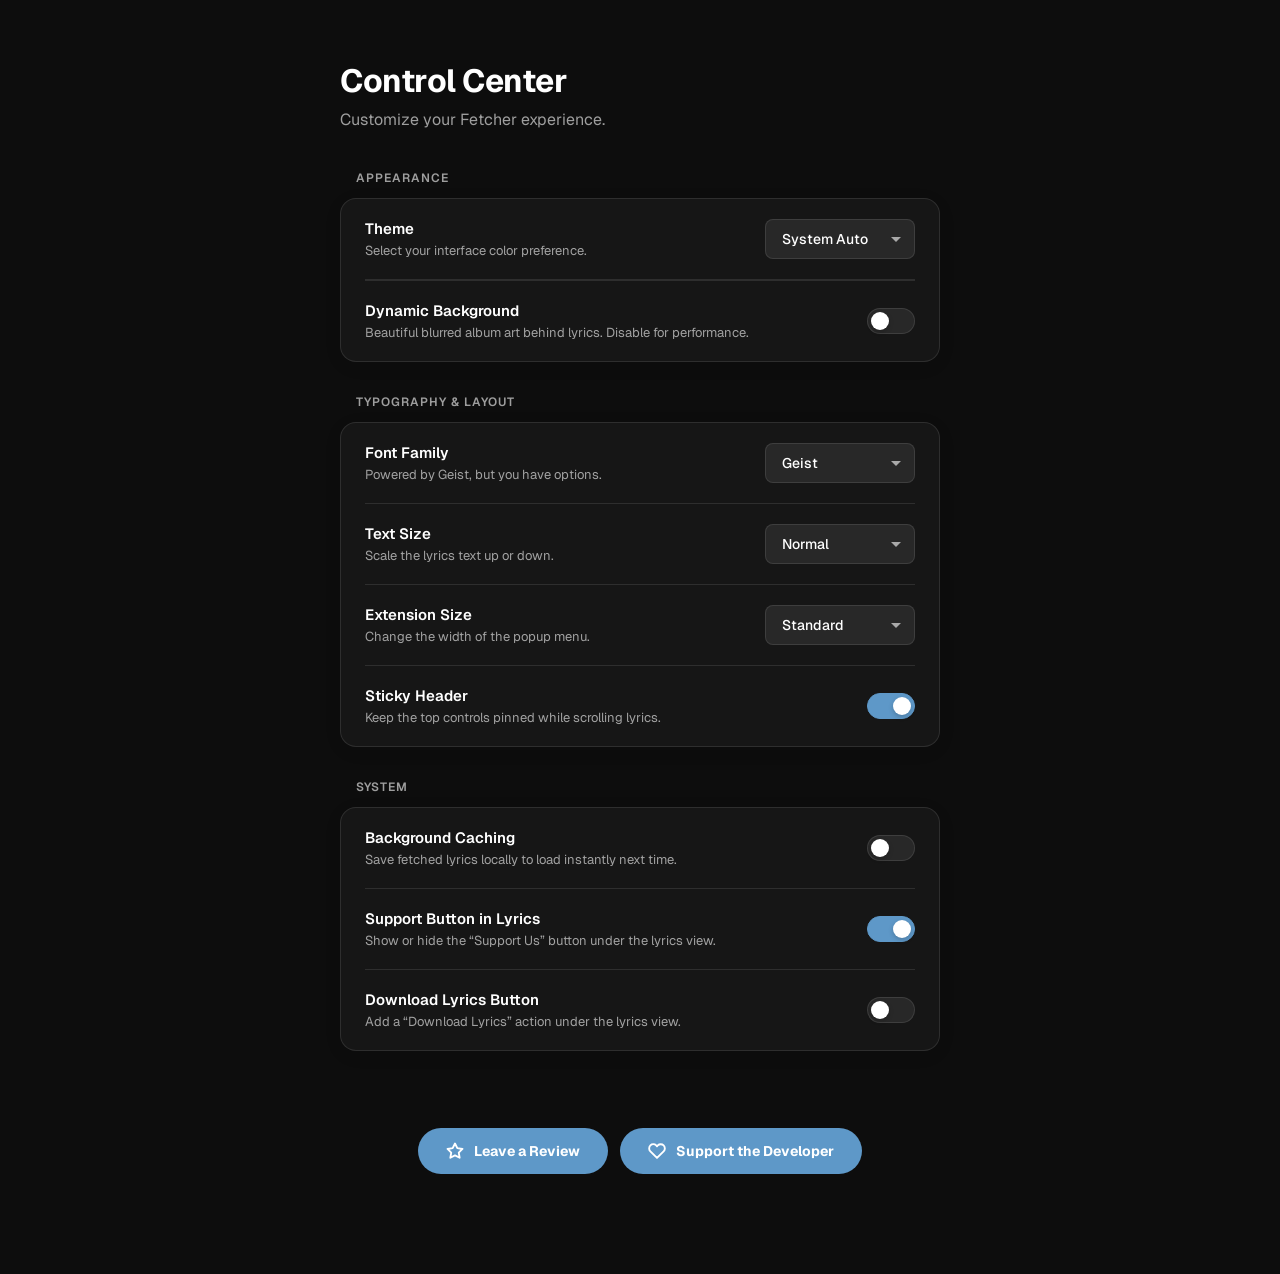
<file: options.html>
<!DOCTYPE html>
<html lang="en">
<head>
    <meta charset="UTF-8">
    <title>Settings - Lyrics by Fetcher</title>
    <link rel="stylesheet" href="options.css">
    <link rel="stylesheet" href="src/vendor/pickr-nano.min.css">
</head>
<body>
    <div class="container">
        <div class="header">
            <h1>Control Center</h1>
            <p class="subtitle">Customize your Fetcher experience.</p>
        </div>

        <div class="settings-group">
            <h2>Appearance</h2>
            <div class="card">
                <div class="setting-row">
                    <div class="setting-info">
                        <h3>Theme</h3>
                        <p>Select your interface color preference.</p>
                    </div>
                    <div class="custom-select" id="dropdown-theme" data-value="system">
                        <div class="select-selected">System Auto</div>
                        <div class="select-items select-hide">
                            <div data-val="system">System Auto</div>
                            <div data-val="dark">Dark Mode</div>
                            <div data-val="light">Light Mode</div>
                            <div data-val="midnight">Midnight</div>
                            <div data-val="ocean">Ocean</div>
                            <div data-val="slate">Slate</div>
                            <div data-val="sandstone">Sandstone</div>
                            <div data-val="forest">Forest</div>
                            <div data-val="rose">Rose</div>
                            <div data-val="custom">Custom</div>
                        </div>
                    </div>
                </div>
                <div class="setting-divider"></div>
                <div class="setting-row custom-theme-row" id="custom-theme-row">
                    <div class="setting-info">
                        <h3>Custom Colors</h3>
                        <p>Fine-tune your background, cards, text and accent.</p>
                    </div>
                    <div class="custom-theme-controls">
                        <label class="custom-color">
                            <span>Background</span>
                            <div id="custom-bg" class="pickr-host"></div>
                        </label>
                        <label class="custom-color">
                            <span>Card</span>
                            <div id="custom-card" class="pickr-host"></div>
                        </label>
                        <label class="custom-color">
                            <span>Text</span>
                            <div id="custom-text" class="pickr-host"></div>
                        </label>
                        <label class="custom-color">
                            <span>Accent</span>
                            <div id="custom-accent" class="pickr-host"></div>
                        </label>
                    </div>
                </div>
                <div class="setting-divider"></div>
                <div class="setting-row">
                    <div class="setting-info">
                        <h3>Dynamic Background</h3>
                        <p>Beautiful blurred album art behind lyrics. Disable for performance.</p>
                    </div>
                    <label class="switch"><input type="checkbox" id="bg-toggle"><span class="slider"></span></label>
                </div>
            </div>
        </div>

        <div class="settings-group">
            <h2>Typography & Layout</h2>
            <div class="card">
                <div class="setting-row">
                    <div class="setting-info">
                        <h3>Font Family</h3>
                        <p>Powered by Geist, but you have options.</p>
                    </div>
                    <div class="custom-select" id="dropdown-font" data-value="geist">
                        <div class="select-selected">Geist</div>
                        <div class="select-items select-hide">
                            <div data-val="geist">Geist</div>
                            <div data-val="inter">Inter</div>
                            <div data-val="system">System UI</div>
                            <div data-val="dm-sans">DM Sans</div>
                            <div data-val="space-grotesk">Space Grotesk</div>
                            <div data-val="serif">Serif Classic</div>
                        </div>
                    </div>
                </div>
                <div class="setting-divider"></div>
                <div class="setting-row">
                    <div class="setting-info">
                        <h3>Text Size</h3>
                        <p>Scale the lyrics text up or down.</p>
                    </div>
                    <div class="custom-select" id="dropdown-text" data-value="normal">
                        <div class="select-selected">Normal</div>
                        <div class="select-items select-hide">
                            <div data-val="small">Small</div>
                            <div data-val="normal">Normal</div>
                            <div data-val="large">Large</div>
                        </div>
                    </div>
                </div>
                <div class="setting-divider"></div>
                <div class="setting-row">
                    <div class="setting-info">
                        <h3>Extension Size</h3>
                        <p>Change the width of the popup menu.</p>
                    </div>
                    <div class="custom-select" id="dropdown-popup" data-value="standard">
                        <div class="select-selected">Standard</div>
                        <div class="select-items select-hide">
                            <div data-val="compact">Compact</div>
                            <div data-val="standard">Standard</div>
                            <div data-val="wide">Expanded</div>
                        </div>
                    </div>
                </div>
                <div class="setting-divider"></div>
                <div class="setting-row">
                    <div class="setting-info">
                        <h3>Sticky Header</h3>
                        <p>Keep the top controls pinned while scrolling lyrics.</p>
                    </div>
                    <label class="switch"><input type="checkbox" id="sticky-header-toggle" checked><span class="slider"></span></label>
                </div>
            </div>
        </div>

        <div class="settings-group">
            <h2>System</h2>
            <div class="card">
                <div class="setting-row">
                    <div class="setting-info">
                        <h3>Background Caching</h3>
                        <p>Save fetched lyrics locally to load instantly next time.</p>
                    </div>
                    <label class="switch"><input type="checkbox" id="cache-toggle"><span class="slider"></span></label>
                </div>
                <div class="setting-divider"></div>
                <div class="setting-row">
                    <div class="setting-info">
                        <h3>Support Button in Lyrics</h3>
                        <p>Show or hide the “Support Us” button under the lyrics view.</p>
                    </div>
                    <label class="switch"><input type="checkbox" id="support-toggle" checked><span class="slider"></span></label>
                </div>
                <div class="setting-divider"></div>
                <div class="setting-row">
                    <div class="setting-info">
                        <h3>Download Lyrics Button</h3>
                        <p>Add a “Download Lyrics” action under the lyrics view.</p>
                    </div>
                    <label class="switch"><input type="checkbox" id="download-toggle"><span class="slider"></span></label>
                </div>
            </div>
        </div>

        <div class="footer-actions">
            <div id="save-status">Settings saved automatically</div>
            <div class="footer-buttons">
                <a href="https://chromewebstore.google.com/detail/bdalpnalehanmepgccendgjmejipjjhj?utm_source=item-share-cb" target="_blank" class="review-btn">
                    <svg width="18" height="18" viewBox="0 0 24 24" fill="none" stroke="currentColor" stroke-width="2.5" stroke-linecap="round" stroke-linejoin="round"><polygon points="12 2 15.09 8.26 22 9.27 17 14.14 18.18 21.02 12 17.77 5.82 21.02 7 14.14 2 9.27 8.91 8.26 12 2"></polygon></svg>
                    Leave a Review
                </a>
                <a href="https://buymeacoffee.com/galore" target="_blank" class="support-btn">
                    <svg width="18" height="18" viewBox="0 0 24 24" fill="none" stroke="currentColor" stroke-width="2.5" stroke-linecap="round" stroke-linejoin="round"><path d="M20.84 4.61a5.5 5.5 0 0 0-7.78 0L12 5.67l-1.06-1.06a5.5 5.5 0 0 0-7.78 7.78l1.06 1.06L12 21.23l7.78-7.78 1.06-1.06a5.5 5.5 0 0 0 0-7.78z"></path></svg>
                    Support the Developer
                </a>
            </div>
        </div>
    </div>
    <!-- Load locally bundled Pickr script before options.js so window.Pickr is available -->
    <script src="src/vendor/pickr.min.js"></script>
    <script src="options.js"></script>
</body>
</html>
</file>
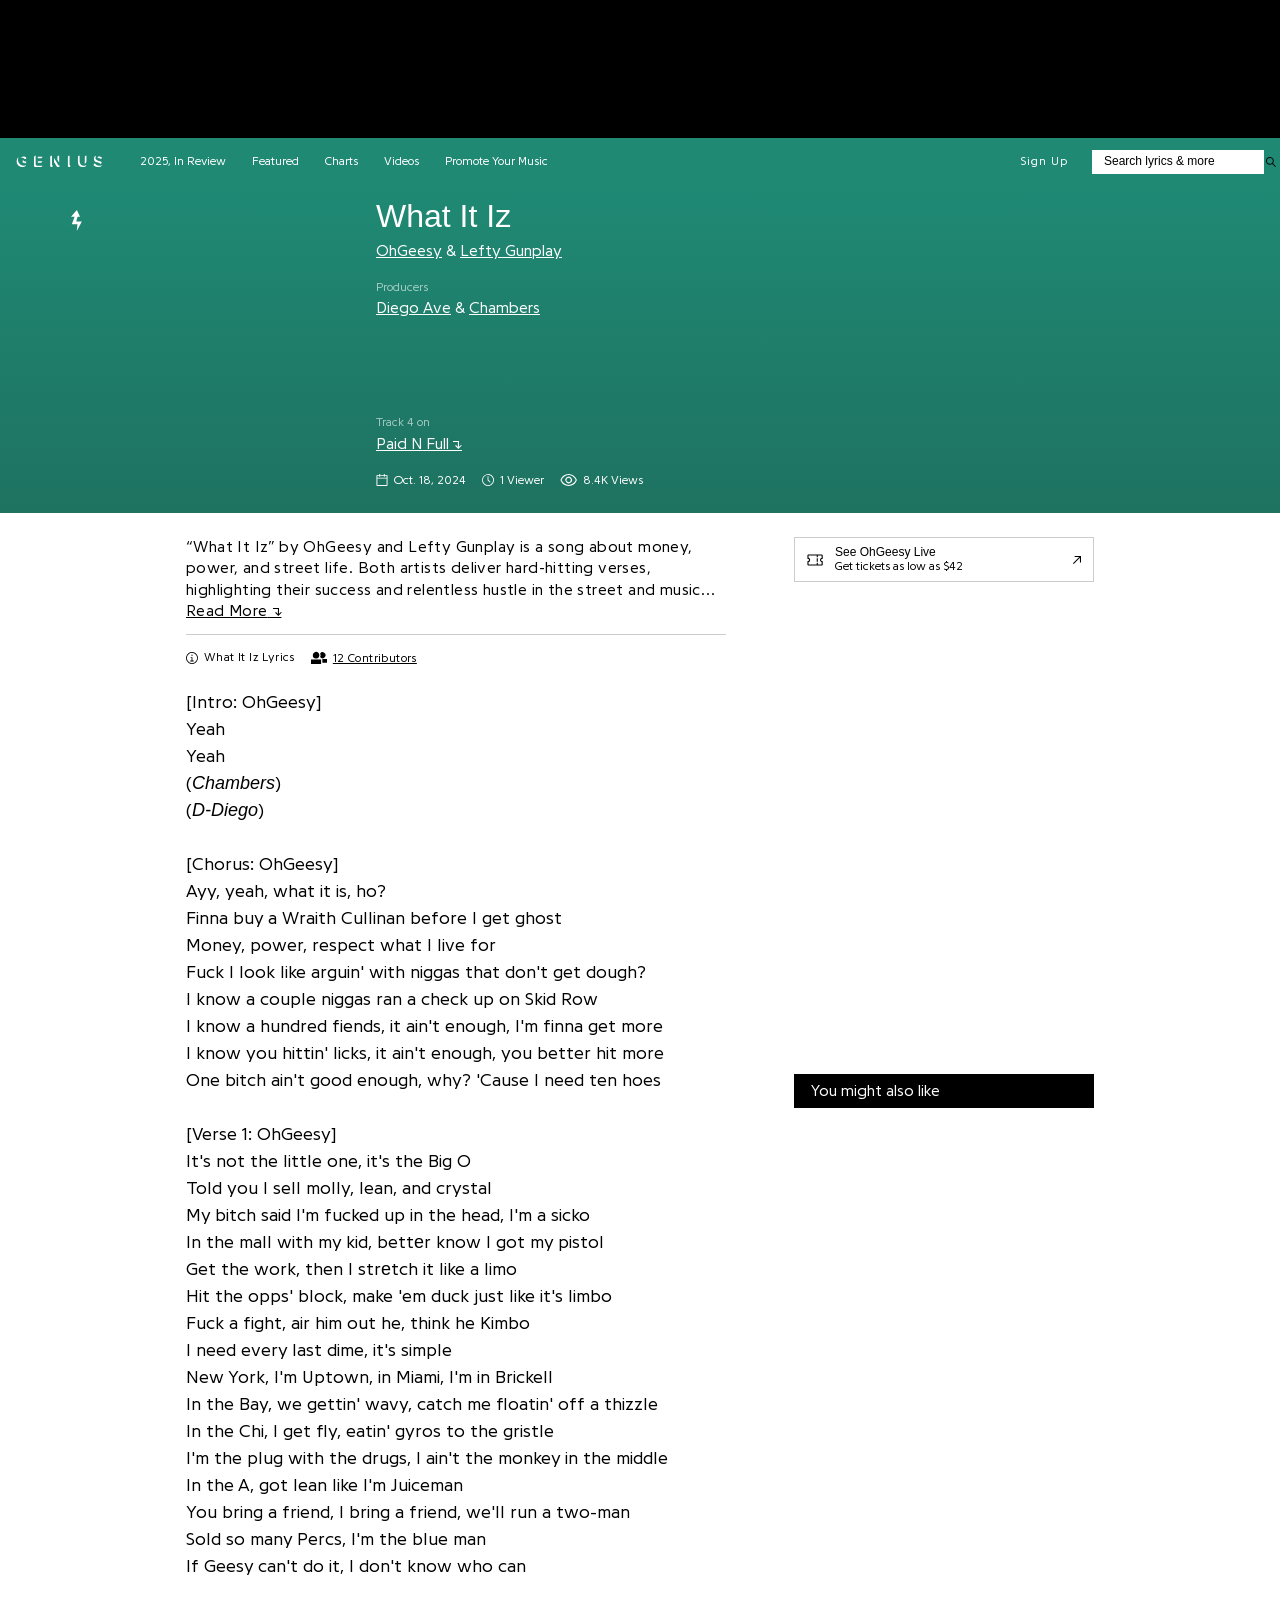
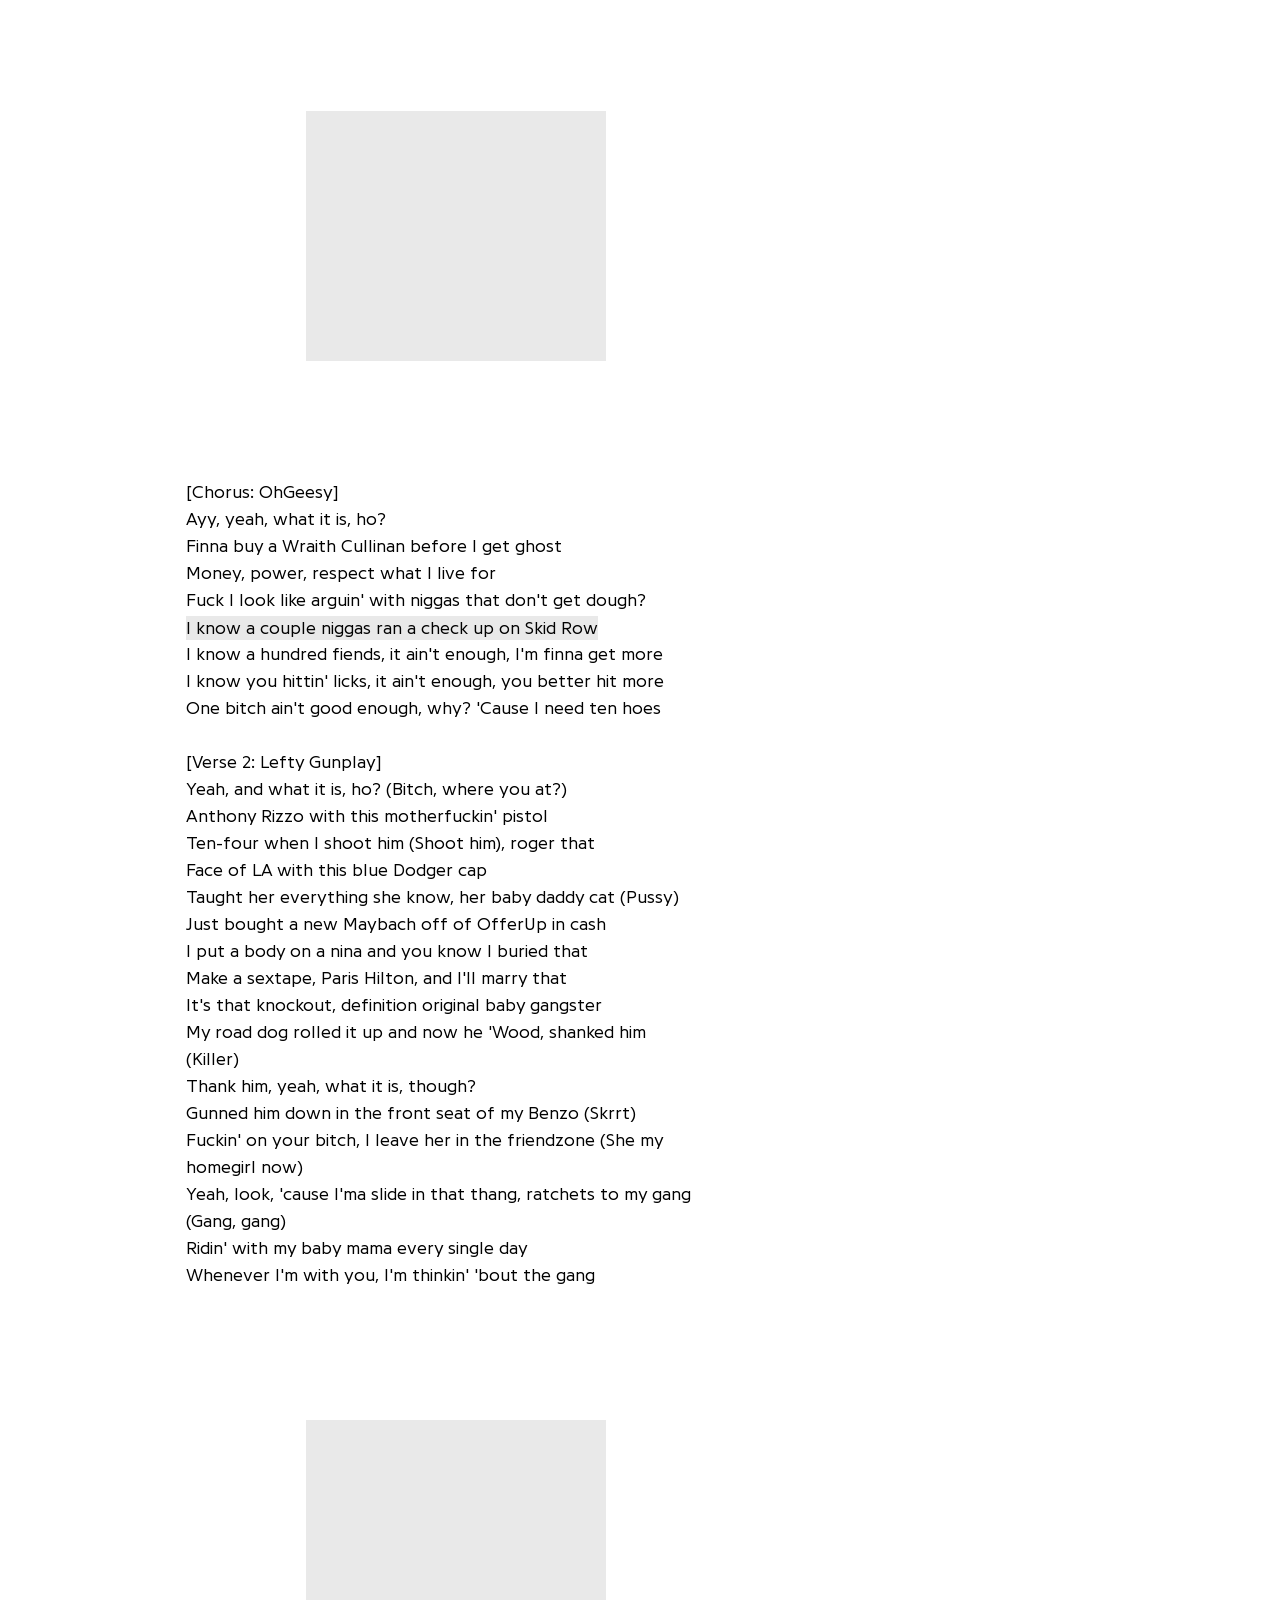
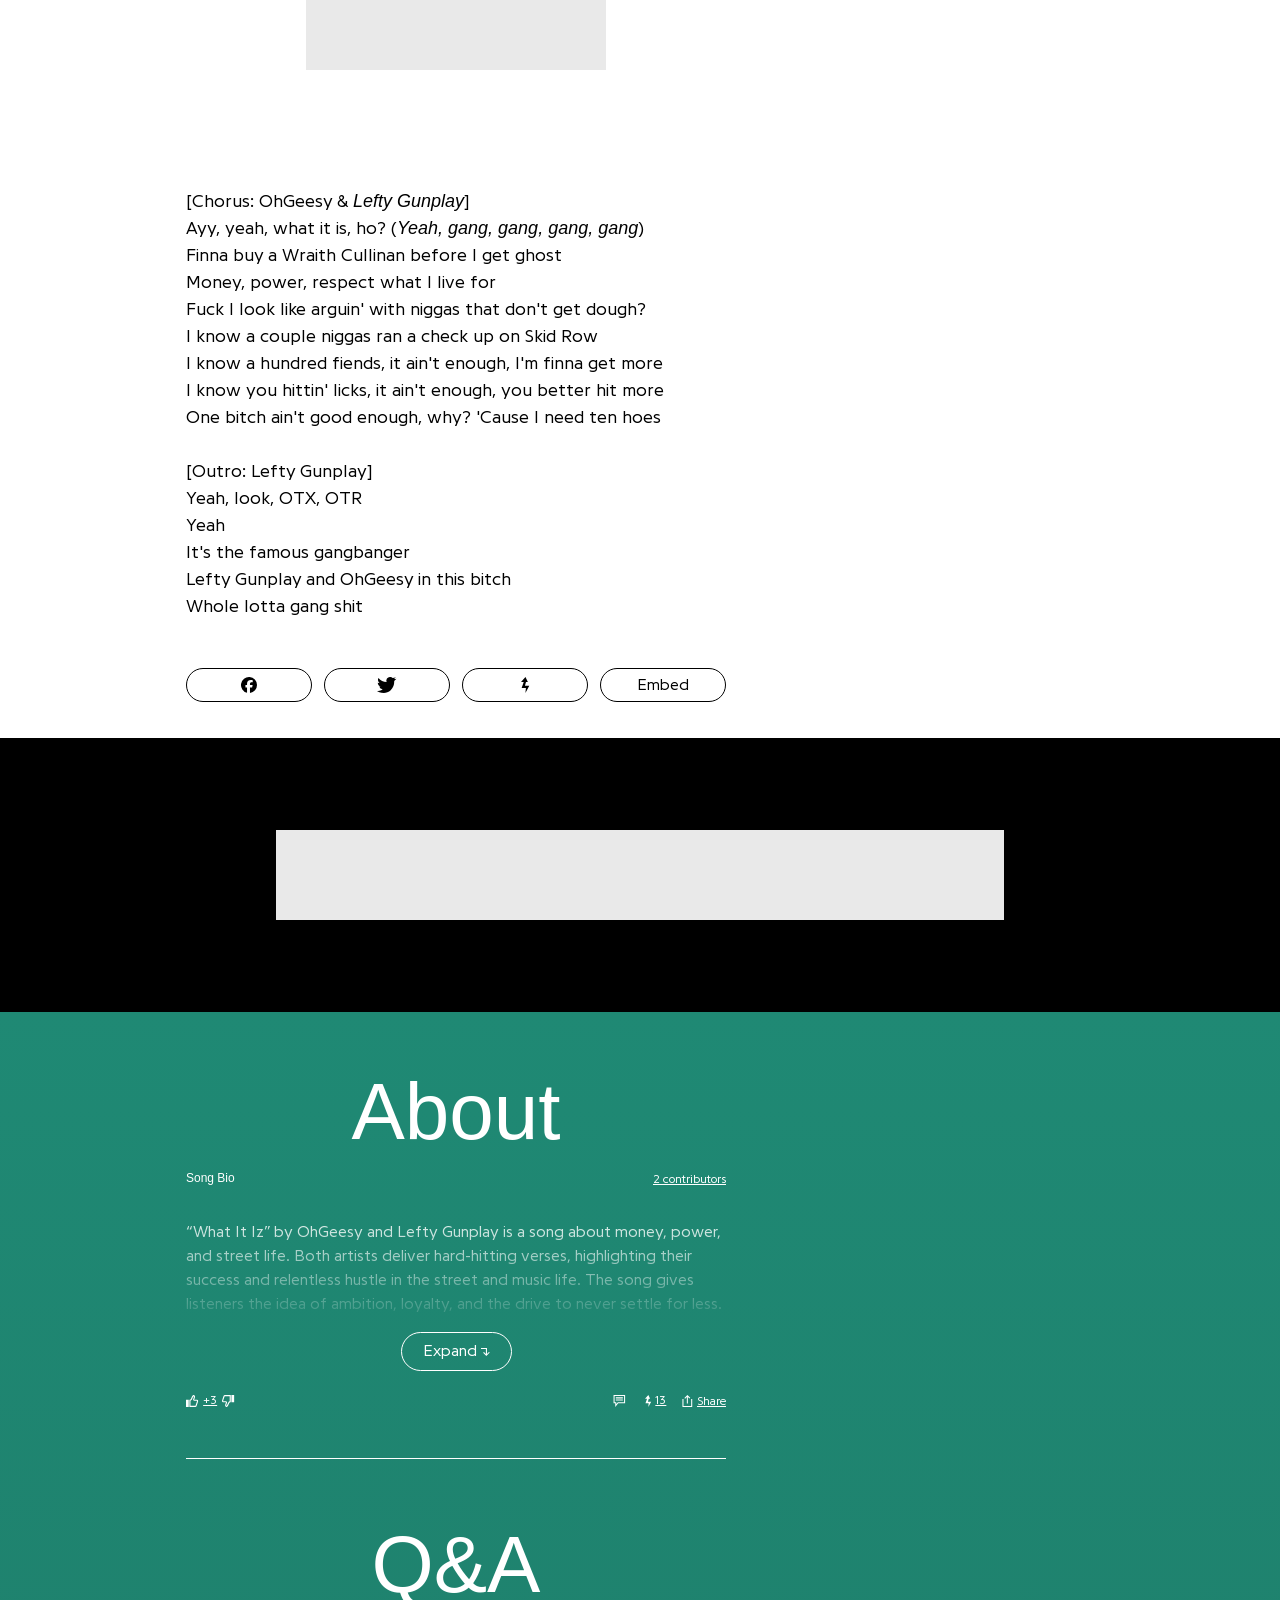
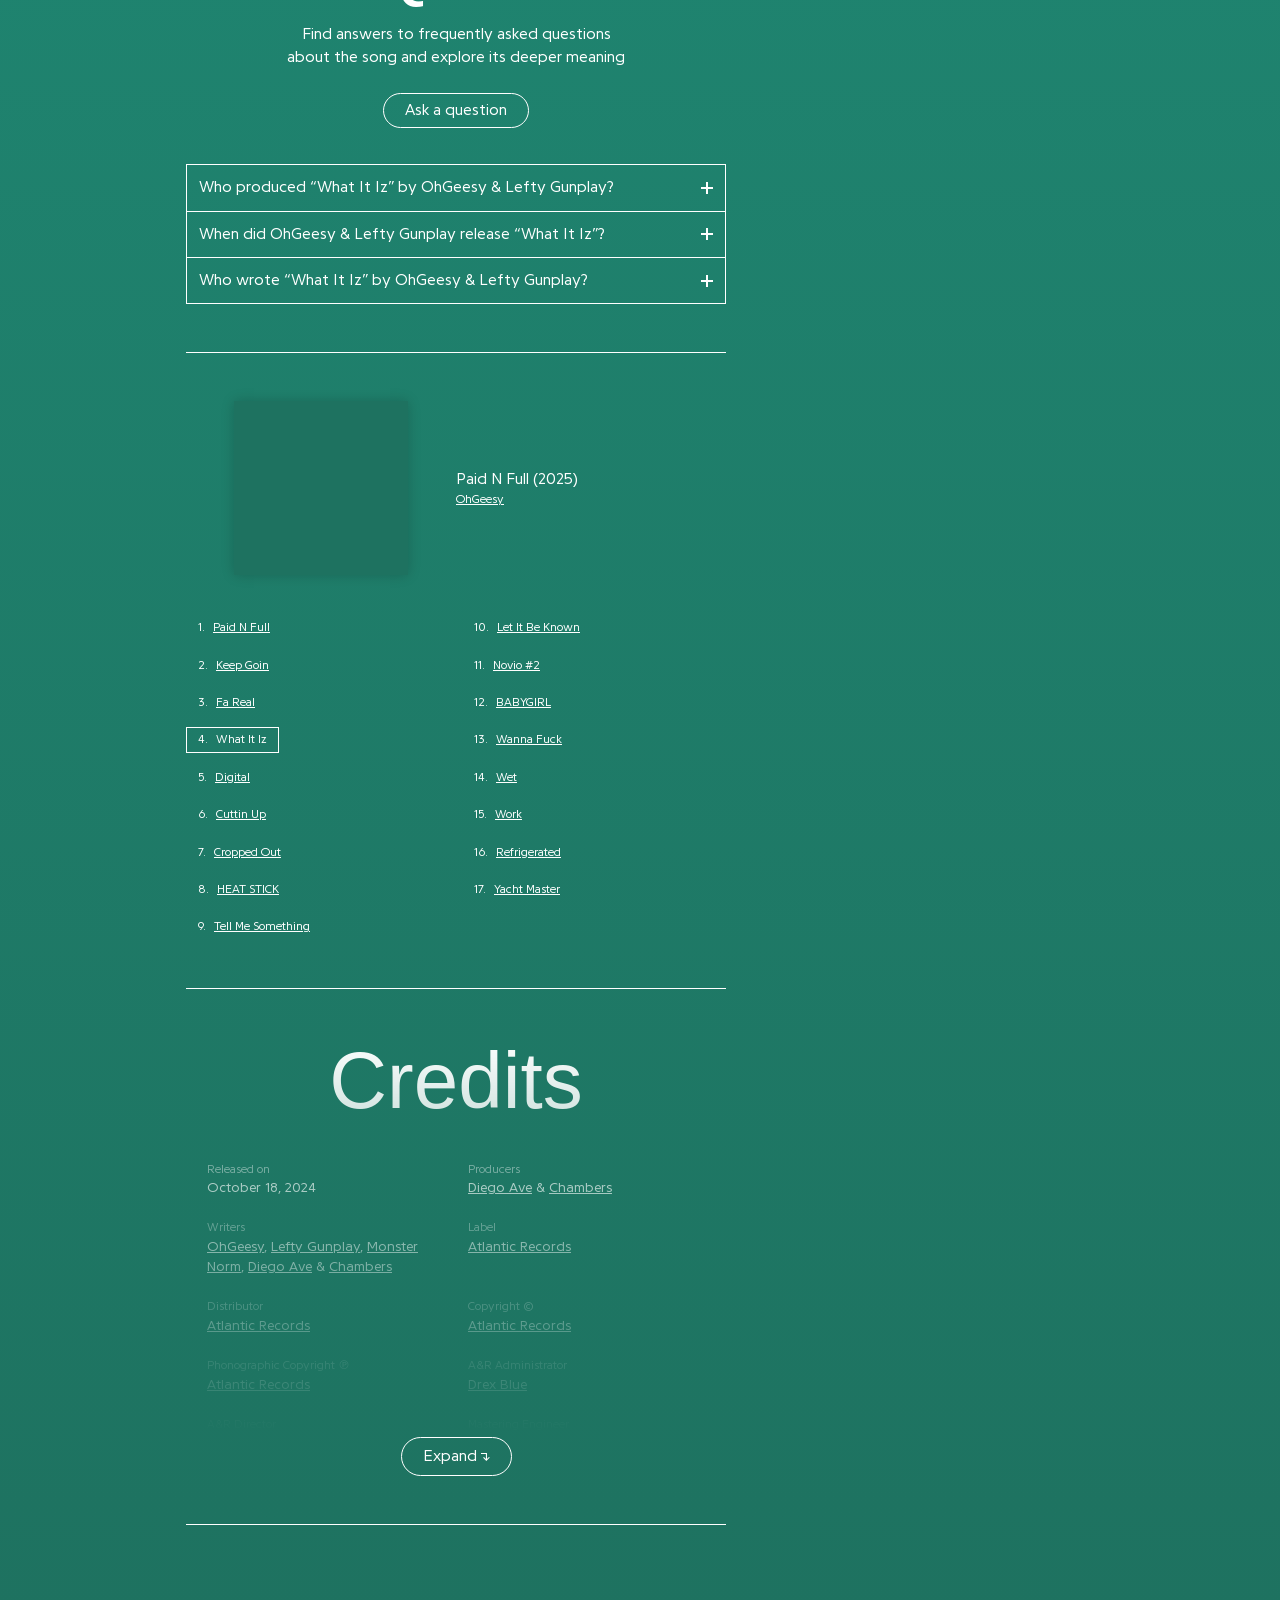
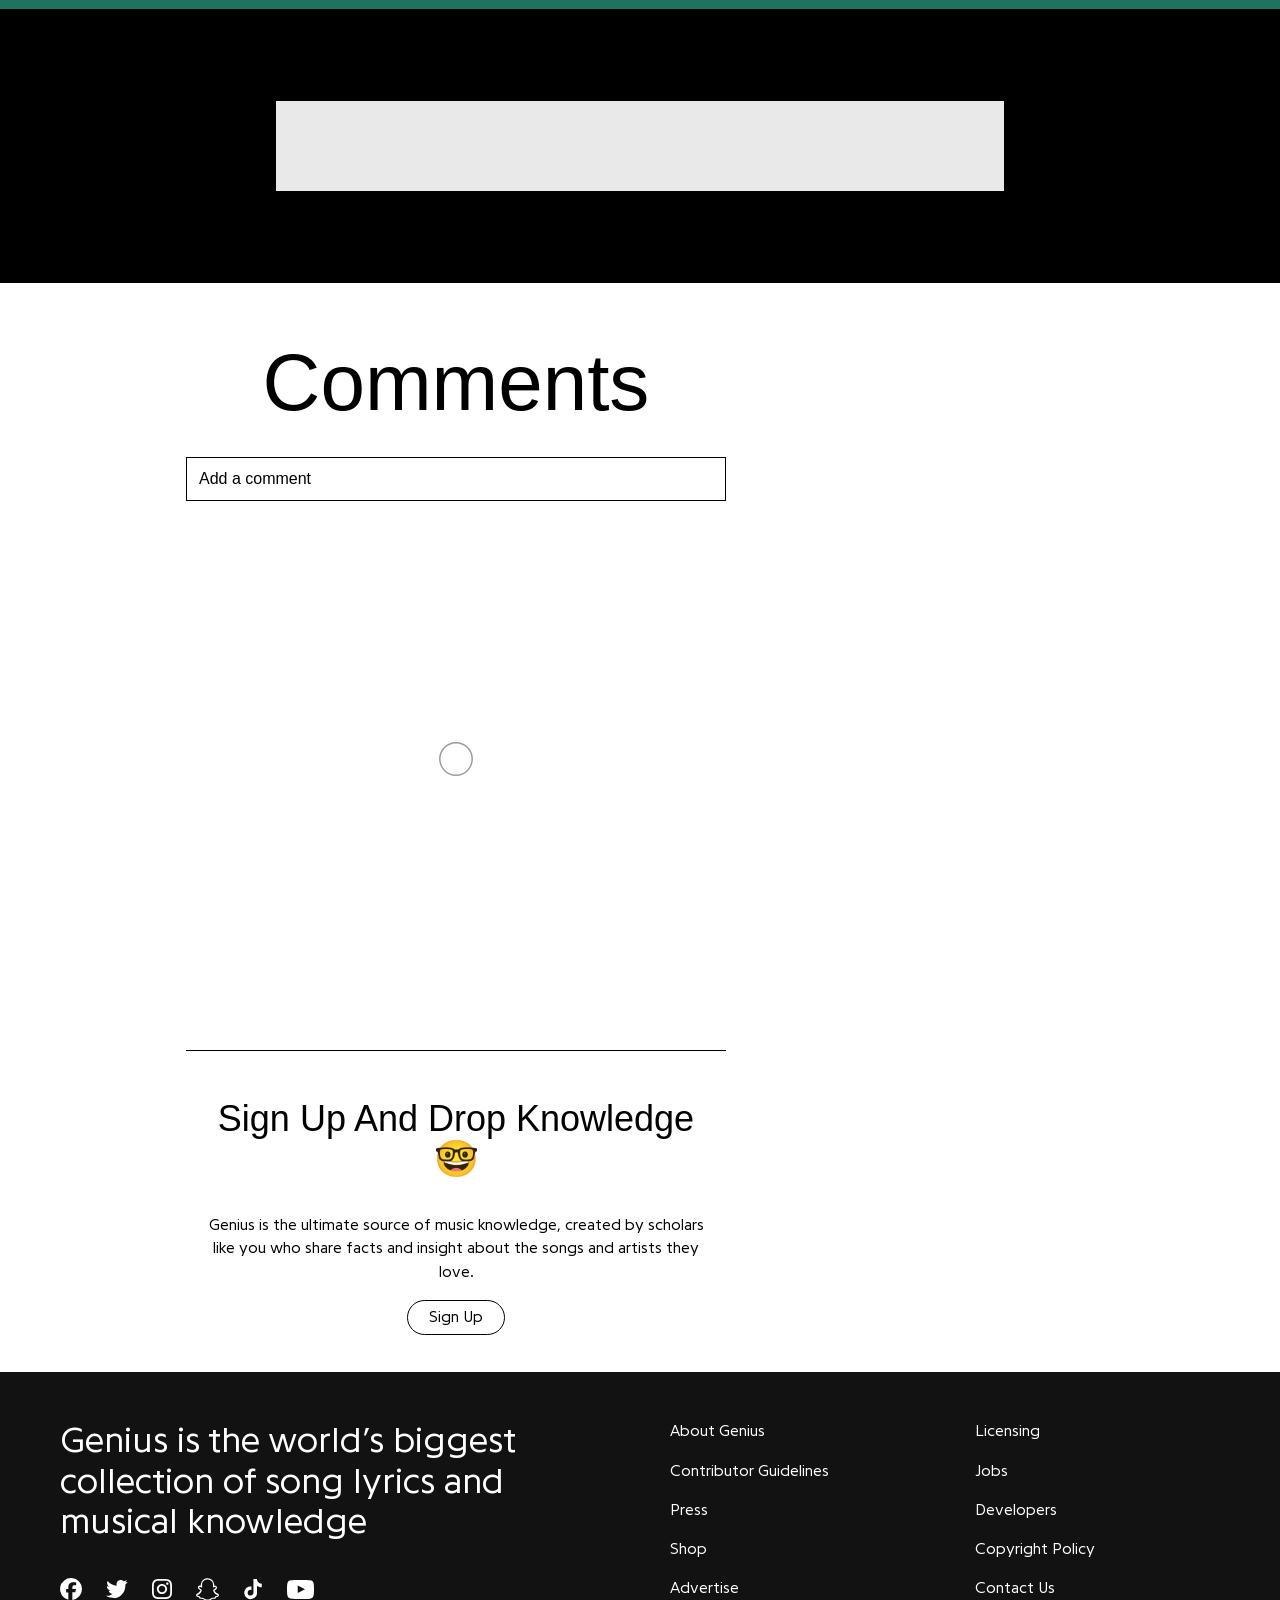
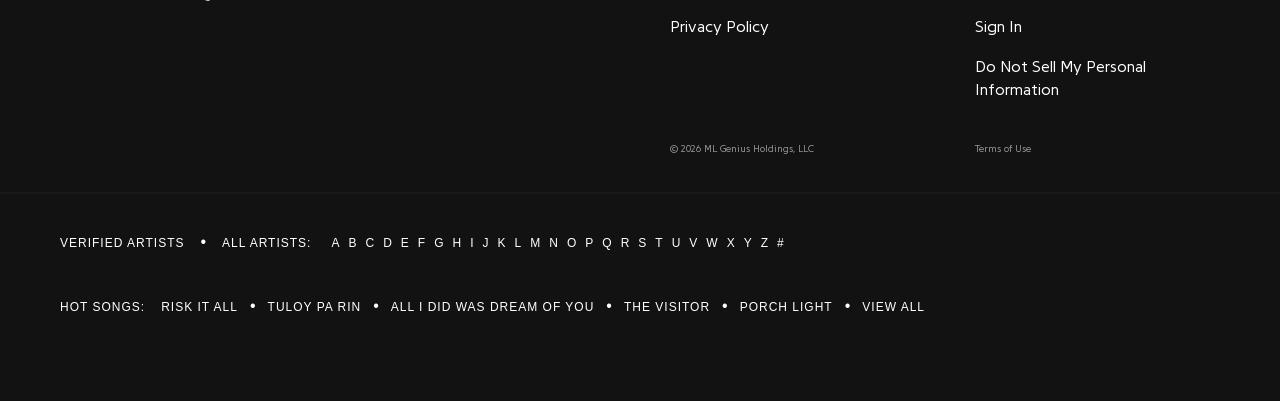
<file: song.html>
<!doctype html>
<html>
  <head>
    <meta itemprop="cf-country" content="US">
    <meta itemprop="long-tail-cache" content="XX">
    <meta itemprop="cf-cache-status" content="MISS">
    <meta itemprop="rendered-with-cache" content="false">
    <meta itemprop="cf-latitude" content="35.08449">
    <meta itemprop="cf-longitude" content="-106.65114">

    <title>OhGeesy & Lefty Gunplay – What It Iz Lyrics | Genius Lyrics</title>

<meta http-equiv="Content-Type" content="text/html; charset=utf-8" />
<meta content='width=device-width,initial-scale=1' name='viewport'>
  <meta name="apple-itunes-app" content="app-id=709482991">
<link href="https://assets.genius.com/images/apple-touch-icon.png?1773345294" rel="apple-touch-icon" />


  <link href="https://assets.genius.com/images/apple-touch-icon.png?1773345294" rel="apple-touch-icon" />


  <!-- Mobile IE allows us to activate ClearType technology for smoothing fonts for easy reading -->
  <meta http-equiv="cleartype" content="on">



<META name="y_key" content="f63347d284f184b0">

<meta property="og:site_name" content="Genius"/>
<meta property="fb:app_id" content="265539304824" />
<meta property="fb:pages" content="308252472676410" />

<meta name="format-detection" content="telephone=no">

<link title="Genius" type="application/opensearchdescription+xml" rel="search" href="https://genius.com/opensearch.xml">

      <script>
    (function() {
      const urlParams = new URLSearchParams(window.location.search);
      const cfCountry = document.querySelector('meta[itemprop="cf-country"]')?.content;
      const enablePermutive = urlParams.get('enablePermutive');

      if (enablePermutive === 'false') return;
      if (enablePermutive === null && cfCountry !== 'US') return;

      const permutiveVendorId = 361;

      const allowedPermutiveKeys = {
        'ad_page_type': true,
        'album_in_top_10': true,
        'artist_id_list': true,
        'artist_in_top_10': true,
        'artist_name': true,
        'artist_name_list': true,
        'first_impression': true,
        'from_google': true,
        'in_top_10': true,
        'in_top_10_country': true,
        'in_top_10_electronic': true,
        'in_top_10_pop': true,
        'in_top_10_r_and_b': true,
        'in_top_10_rap': true,
        'in_top_10_rock': true,
        'is_explicit': true,
        'new_release': true,
        'pageviews': true,
        'primary_tag': true,
        'primary_tag_id': true,
        'random24': true,
        'release_decade': true,
        'release_year': true,
        'song_id': true,
        'song_tier': true,
        'song_title': true,
        'sticky_random12': true,
        'stubhub_is_active': true,
        'tag_id': true,
        'top_albums_range': true,
        'top_artists_range': true,
        'top_songs_range': true,
        'brightcove_video_id': true,
        'video_series': true,
        'campaign_id': true,
        'has_transcript': true,
        'template': true
      };

      function permutiveArray(key, value) {
        return {
          [key]: value.join(','),
          [`${key}_list`]: value
        };
      }

      function buildPageData(rawData, allowedKeys) {
        let pageData = {};

        Object.keys(rawData).forEach(function(key) {
          const value = rawData[key];

          if ((key === 'artist_name' || key === 'artist_id') && Array.isArray(value)) {
            const fields = permutiveArray(key, value);
            Object.keys(fields).forEach(function(fieldKey) {
              if (allowedKeys[fieldKey]) {
                pageData[fieldKey] = fields[fieldKey];
              }
            });
            return;
          }

          if (allowedKeys[key]) {
            if (Array.isArray(value) && value.length === 0) {
              return;
            }
            pageData[key] = value;
          }
        });

        if (pageData.brightcove_video_id && typeof pageData.brightcove_video_id === 'string') {
          pageData.brightcove_video_id = parseInt(pageData.brightcove_video_id, 10);
        }

        return pageData;
      }

      function sendConsent(tcData) {
        if (!tcData) return;
        const vendorConsent = !!tcData.vendor?.consents?.[permutiveVendorId];
        const token = tcData.tcString || undefined;

        permutive.consent({
          opt_in: vendorConsent === true,
          token: token
        });
      }

        !function(e,o,n,i){if(!e){e=e||{},window.permutive=e,e.q=[];var t=function(){return([1e7]+-1e3+-4e3+-8e3+-1e11).replace(/[018]/g,function(e){return(e^(window.crypto||window.msCrypto).getRandomValues(new Uint8Array(1))[0]&15>>e/4).toString(16)})};e.config=i||{},e.config.apiKey=o,e.config.workspaceId=n,e.config.environment=e.config.environment||"production",(window.crypto||window.msCrypto)&&(e.config.viewId=t());for(var g=["addon","identify","track","trigger","query","segment","segments","ready","on","once","user","consent"],r=0;r<g.length;r++){var w=g[r];e[w]=function(o){return function(){var n=Array.prototype.slice.call(arguments,0);e.q.push({functionName:o,arguments:n})}}(w)}}}(window.permutive,"e0914ae8-e7eb-4390-855c-8349b32af414","ba7c982e-b604-4da0-90de-6563e1e92b16",{});

        (function() {
          const script = document.createElement('script');
          script.async = true;
          script.src = 'https://ba7c982e-b604-4da0-90de-6563e1e92b16.edge.permutive.app/ba7c982e-b604-4da0-90de-6563e1e92b16-web.js';
          document.head.appendChild(script);
        })();

      window.getPermutiveTargeting = function() {
        let targeting = {};
        try {
          let segments = localStorage.getItem('_pdfps');
          if (segments) targeting.permutive = JSON.parse(segments);
          let puid = localStorage.getItem('permutive-id');
          if (puid) { targeting.puid = puid; targeting.ptime = Date.now().toString(); }
          if (window.permutive && window.permutive.config.viewId) targeting.prmtvvid = window.permutive.config.viewId;
          if (window.permutive && window.permutive.config.workspaceId) targeting.prmtvwid = window.permutive.config.workspaceId;
        } catch (e) {}
        return targeting;
      };

      window.googletag = window.googletag || {};
      window.googletag.cmd = window.googletag.cmd || [];
      window.googletag.cmd.push(function() {
        if (window.googletag.pubads().getTargeting('permutive').length > 0) return;

        let targeting = window.getPermutiveTargeting();
        let pubads = window.googletag.pubads();

        Object.keys(targeting).forEach(function(key) {
          pubads.setTargeting(key, targeting[key]);
        });
      });

      const rawData = JSON.parse('{\"song_id\":11005250,\"song_title\":\"What It Iz\",\"artist_id\":[1070343,3828485],\"artist_name\":[\"OhGeesy\",\"Lefty Gunplay\"],\"is_explicit\":true,\"pageviews\":8367,\"primary_tag_id\":1434,\"primary_tag\":\"rap\",\"tag_id\":[2278,4771,4781,2741,3783,798,1434],\"song_tier\":\"E\",\"topic\":[],\"in_top_10\":false,\"artist_in_top_10\":false,\"album_in_top_10\":false,\"new_release\":false,\"release_month\":\"202410\",\"release_year\":2024,\"release_decade\":2020,\"stubhub_is_active\":true,\"in_top_10_rap\":false,\"in_top_10_electronic\":false,\"in_top_10_rock\":false,\"in_top_10_country\":false,\"in_top_10_r_and_b\":false,\"in_top_10_pop\":false,\"environment\":\"production\",\"platform\":\"web\",\"platform_variant\":\"desktop_react\",\"ad_page_type\":\"song\"}');
      const pageData = buildPageData(rawData, allowedPermutiveKeys);

      permutive.addon('web', { page: pageData });

      if (typeof window.__tcfapi === 'function') {
        window.__tcfapi('addEventListener', 2, function (tcData, success) {
          if (success && (tcData.eventStatus === 'tcloaded' || tcData.eventStatus === 'useractioncomplete')) {
            sendConsent(tcData);
          }
        });
      }
    })();
  </script>

    <!--sse-->
  <script>window['Genius.ads'] = window['Genius.ads'] || [];</script>

    <script>
    (function () {
      const generateUUID = () =>
        "xxxxxxxx-xxxx-4xxx-yxxx-xxxxxxxxxxxx".replace(/[xy]/g, function (c) {
          const r = (Math.random() * 16) | 0;
          const v = c === "x" ? r : (r & 0x3) | 0x8;
          return v.toString(16);
        });
  
      let isLocalStorageAvailable = false;
      const isAvailable = () => {
        if (isLocalStorageAvailable) {
          return true;
        }
  
        try {
          const x = "__storage_test__";
          window.localStorage.setItem(x, x);
          window.localStorage.removeItem(x);
          isLocalStorageAvailable = true;
          return true;
        } catch (e) {
          return false;
        }
      };
  
      const unsafeSetItem = (key, value) => {
        window.localStorage.setItem(key, JSON.stringify(value));
      };
  
      const unsafeGetItem = (key) => {
        return JSON.parse(window.localStorage.getItem(key) || "null");
      };
  
      const setSafeItem = (key, value) => {
        if (isAvailable()) {
          unsafeSetItem(key, value);
        }
      };
  
      const getSafeItem = (key, defaultValue) => {
        return isAvailable() ? unsafeGetItem(key) : defaultValue;
      };
  
      const ANA_UID_KEY = "ana_uid";
      let currentUid = getSafeItem(ANA_UID_KEY, "");
      if (!currentUid) {
        currentUid = generateUUID();
        setSafeItem(ANA_UID_KEY, currentUid);
      }
      window.getAnaUid = () => currentUid;
    })();
  </script>

    <link as="script" href="https://securepubads.g.doubleclick.net/tag/js/gpt.js" rel="preload" /><script async="async" src="https://securepubads.g.doubleclick.net/tag/js/gpt.js" type="text/javascript"></script>
    <script>
!function(a9,a,p,s,t,A,g){if(a[a9])return;function q(c,r){a[a9]._Q.push([c,r])}a[a9]={init:function(){q("i",arguments)},fetchBids:function(){q("f",arguments)},setDisplayBids:function(){},targetingKeys:function(){return[]},_Q:[]};A=p.createElement(s);A.async=!0;A.src=t;g=p.getElementsByTagName(s)[0];g.parentNode.insertBefore(A,g)}("apstag",window,document,"script","//c.amazon-adsystem.com/aax2/apstag.js");
</script>

  <link as="script" href="https://d3l739e8r8y9v7.cloudfront.net/script.js" rel="preload" /><script async="async" src="https://d3l739e8r8y9v7.cloudfront.net/script.js" type="text/javascript"></script>

  <script>
    window['Genius.ads'].push(function(ads) {
      var config = JSON.parse('{\"ad_placements\":{\"amp_article_sticky\":{\"sizes\":[[300,50],[320,50]],\"a9\":true,\"kv\":{\"is_atf\":false}},\"amp_article_footer\":{\"sizes\":[[300,250]],\"a9\":true,\"kv\":{\"is_atf\":false},\"prebid_placements\":[{\"bidder\":\"triplelift\",\"params\":{\"inventoryCode\":\"amp_mw_article_footer_prebid\"}}]},\"amp_album_sticky\":{\"sizes\":[[320,50]],\"a9\":true,\"prebid_placements\":[{\"bidder\":\"triplelift\",\"params\":{\"inventoryCode\":\"amp_mw_album_sticky_prebid\"}}]},\"amp_album_footer\":{\"sizes\":[[300,250]],\"a9\":true,\"prebid_placements\":[{\"bidder\":\"triplelift\",\"params\":{\"inventoryCode\":\"amp_mw_album_footer_prebid\"}}]},\"amp_song_annotation\":{\"sizes\":[[300,250]],\"a9\":true,\"kv\":{\"is_atf\":false},\"prebid_placements\":[{\"bidder\":\"appnexus\",\"params\":{\"placementId\":\"11294868\"}},{\"bidder\":\"ix\",\"params\":{\"id\":10,\"siteID\":194719}},{\"bidder\":\"rubicon\",\"params\":{\"accountId\":\"15874\",\"siteId\":\"107816\",\"zoneId\":\"613918\"}},{\"bidder\":\"triplelift\",\"params\":{\"inventoryCode\":\"amp_song_annotation_prebid\"}}]},\"amp_song_below_player\":{\"sizes\":[[300,250]],\"a9\":true,\"kv\":{\"is_atf\":false},\"prebid_placements\":[{\"bidder\":\"triplelift\",\"params\":{\"inventoryCode\":\"amp_song_below_player_prebid\"}}]},\"amp_song_below_song_bio\":{\"sizes\":[[300,250]],\"a9\":true,\"kv\":{\"is_atf\":false},\"prebid_placements\":[{\"bidder\":\"appnexus\",\"params\":{\"placementId\":\"11294916\"}},{\"bidder\":\"ix\",\"params\":{\"id\":8,\"siteID\":194716}},{\"bidder\":\"rubicon\",\"params\":{\"accountId\":\"15874\",\"siteId\":\"107816\",\"zoneId\":\"613910\"}},{\"bidder\":\"triplelift\",\"params\":{\"inventoryCode\":\"amp_song_below_song_bio_prebid\"}}]},\"amp_song_leaderboard\":{\"sizes\":[[320,50]],\"a9\":true,\"kv\":{\"is_atf\":true},\"prebid_placements\":[{\"bidder\":\"appnexus\",\"params\":{\"placementId\":\"13937404\"}},{\"bidder\":\"ix\",\"params\":{\"id\":25,\"siteID\":300787}},{\"bidder\":\"rubicon\",\"params\":{\"accountId\":\"15874\",\"siteId\":\"107816\",\"zoneId\":\"1051268\"}},{\"bidder\":\"triplelift\",\"params\":{\"inventoryCode\":\"amp_song_leaderboard_prebid\"}}]},\"amp_song_medium1\":{\"sizes\":[[300,250],[320,480]],\"a9\":true,\"kv\":{\"is_atf\":false},\"prebid_placements\":[{\"bidder\":\"appnexus\",\"params\":{\"placementId\":\"11294891\"}},{\"bidder\":\"ix\",\"params\":{\"id\":1,\"siteID\":194712}},{\"bidder\":\"rubicon\",\"params\":{\"accountId\":\"15874\",\"siteId\":\"107816\",\"zoneId\":\"613900\"}},{\"bidder\":\"triplelift\",\"params\":{\"inventoryCode\":\"amp_song_medium1_prebid\"}}]},\"amp_song_medium2\":{\"sizes\":[[300,250]],\"a9\":true,\"kv\":{\"is_atf\":false},\"prebid_placements\":[{\"bidder\":\"appnexus\",\"params\":{\"placementId\":\"11294897\"}},{\"bidder\":\"ix\",\"params\":{\"id\":5,\"siteID\":194713}},{\"bidder\":\"rubicon\",\"params\":{\"accountId\":\"15874\",\"siteId\":\"107816\",\"zoneId\":\"613902\"}},{\"bidder\":\"triplelift\",\"params\":{\"inventoryCode\":\"amp_song_medium2_prebid\"}}]},\"amp_song_medium3\":{\"sizes\":[[300,250]],\"a9\":true,\"kv\":{\"is_atf\":false},\"prebid_placements\":[{\"bidder\":\"appnexus\",\"params\":{\"placementId\":\"11294900\"}},{\"bidder\":\"ix\",\"params\":{\"id\":6,\"siteID\":194714}},{\"bidder\":\"rubicon\",\"params\":{\"accountId\":\"15874\",\"siteId\":\"107816\",\"zoneId\":\"613906\"}},{\"bidder\":\"triplelift\",\"params\":{\"inventoryCode\":\"amp_song_medium3_prebid\"}}]},\"amp_song_medium_footer\":{\"sizes\":[[300,250]],\"a9\":true,\"kv\":{\"is_atf\":false},\"prebid_placements\":[{\"bidder\":\"appnexus\",\"params\":{\"placementId\":\"11294876\"}},{\"bidder\":\"ix\",\"params\":{\"id\":7,\"siteID\":194715}},{\"bidder\":\"rubicon\",\"params\":{\"accountId\":\"15874\",\"siteId\":\"107816\",\"zoneId\":\"613908\"}},{\"bidder\":\"triplelift\",\"params\":{\"inventoryCode\":\"amp_song_medium_footer_prebid\"}}]},\"amp_song_q_and_a\":{\"sizes\":[[300,250]],\"a9\":true,\"kv\":{\"is_atf\":false},\"prebid_placements\":[{\"bidder\":\"appnexus\",\"params\":{\"placementId\":\"11294908\"}},{\"bidder\":\"ix\",\"params\":{\"id\":11,\"siteID\":194720}},{\"bidder\":\"rubicon\",\"params\":{\"accountId\":\"15874\",\"siteId\":\"107816\",\"zoneId\":\"613920\"}},{\"bidder\":\"triplelift\",\"params\":{\"inventoryCode\":\"amp_song_q_and_a_prebid\"}}]},\"amp_song_sticky\":{\"sizes\":[[320,50]],\"a9\":true,\"kv\":{\"is_atf\":false},\"prebid_placements\":[{\"bidder\":\"appnexus\",\"params\":{\"placementId\":\"11294881\"}},{\"bidder\":\"ix\",\"params\":{\"id\":3,\"siteID\":194711}},{\"bidder\":\"rubicon\",\"params\":{\"accountId\":\"15874\",\"siteId\":\"107816\",\"zoneId\":\"613898\"}},{\"bidder\":\"triplelift\",\"params\":{\"inventoryCode\":\"amp_song_sticky_prebid\"}}]},\"amp_song_interstitial\":{\"sizes\":[[320,480]],\"kv\":{\"is_atf\":true}},\"amp_song_medium1_interscroller\":{\"sizes\":[[320,480]],\"kv\":{\"is_atf\":false}},\"amp_video_leaderboard\":{\"sizes\":[[320,50]],\"a9\":true,\"prebid_placements\":[{\"bidder\":\"triplelift\",\"params\":{\"inventoryCode\":\"amp_mw_video_leaderboard_prebid\"}}]},\"android_song_inread2\":{\"sizes\":\"MEDIUM_RECTANGLE\"},\"android_song_inread3\":{\"sizes\":\"MEDIUM_RECTANGLE\"},\"android_song_inread\":{\"sizes\":\"MEDIUM_RECTANGLE\"},\"app_song_inread2\":{\"sizes\":\"MEDIUM_RECTANGLE\"},\"app_song_inread3\":{\"sizes\":\"MEDIUM_RECTANGLE\"},\"app_song_inread\":{\"sizes\":\"MEDIUM_RECTANGLE\"},\"genius_ios_app_song_inread\":{\"sizes\":\"MEDIUM_RECTANGLE\"},\"genius_ios_app_song_inread2\":{\"sizes\":\"MEDIUM_RECTANGLE\"},\"genius_ios_app_song_inread3\":{\"sizes\":\"MEDIUM_RECTANGLE\"},\"brightcove_article_web_player\":{\"exclude_assembly\":true,\"sizes\":[[640,360]]},\"brightcove_modal_web_player\":{\"exclude_assembly\":true,\"sizes\":[[640,360]]},\"brightcove_article_list_web_player\":{\"exclude_assembly\":true,\"sizes\":[[640,360]]},\"brightcove_mobile_thumbnail_web_player\":{\"exclude_assembly\":true,\"sizes\":[[640,360]]},\"desktop_album_leaderboard\":{\"master_on_page\":true,\"sizes\":[[970,250],[728,90],[970,90],[970,1]],\"a9\":true,\"placeholder_size\":[728,90],\"kv\":{\"is_atf\":true},\"prebid_placements\":[{\"bidder\":\"triplelift\",\"params\":{\"inventoryCode\":\"desktop_album_leaderboard_prebid\"}}]},\"desktop_album_sidebar\":{\"sizes\":[[300,250]],\"a9\":true,\"placeholder_size\":[300,250],\"kv\":{\"is_atf\":true},\"prebid_placements\":[{\"bidder\":\"triplelift\",\"params\":{\"inventoryCode\":\"desktop_album_sidebar_prebid\"}}]},\"desktop_article_sidebar\":{\"sizes\":[[300,600],[300,250]],\"a9\":true,\"prebid_placements\":[{\"bidder\":\"triplelift\",\"params\":{\"inventoryCode\":\"desktop_article_sidebar_prebid\"}}]},\"desktop_article_leaderboard\":{\"master_on_page\":true,\"sizes\":[[970,250],[728,90],[970,90],[970,1]],\"a9\":true,\"placeholder_size\":[728,90],\"kv\":{\"is_atf\":true}},\"desktop_article_skin\":{\"sizes\":[[1700,800],[1700,1200]],\"kv\":{\"is_atf\":true}},\"desktop_artist_leaderboard\":{\"sizes\":[[970,250],[728,90],[970,90],[970,1]],\"a9\":true,\"placeholder_size\":[728,90],\"prebid_placements\":[{\"bidder\":\"triplelift\",\"params\":{\"inventoryCode\":\"desktop_artist_leaderboard_prebid\"}}]},\"desktop_artist_sidebar\":{\"sizes\":[[300,250]],\"a9\":true,\"placeholder_size\":[300,250],\"prebid_placements\":[{\"bidder\":\"triplelift\",\"params\":{\"inventoryCode\":\"desktop_artist_sidebar_prebid\"}}]},\"desktop_discussion_leaderboard\":{\"sizes\":[[728,90]],\"a9\":true,\"placeholder_size\":[728,90],\"prebid_placements\":[{\"bidder\":\"triplelift\",\"params\":{\"inventoryCode\":\"desktop_discussion_leaderboard_prebid\"}}]},\"desktop_discussion_sidebar\":{\"sizes\":[[300,250]],\"a9\":true,\"placeholder_size\":[300,250]},\"desktop_forum_leaderboard\":{\"sizes\":[[728,90]],\"a9\":true,\"placeholder_size\":[728,90]},\"desktop_forum_medium1\":{\"sizes\":[[300,250]],\"a9\":true,\"prebid_placements\":[{\"bidder\":\"triplelift\",\"params\":{\"inventoryCode\":\"desktop_forum_medium1_prebid\"}}]},\"desktop_home_footer\":{\"sizes\":[[728,90]],\"a9\":true,\"placeholder_size\":[728,90]},\"desktop_home_leaderboard\":{\"master_on_page\":true,\"sizes\":[[970,250],[728,90],[970,1],[4,1]],\"a9\":true,\"kv\":{\"is_atf\":true}},\"desktop_home_promo_unit\":{\"refresh_unsafe\":true,\"sizes\":[[2,1]]},\"mobile_home_promo_unit\":{\"refresh_unsafe\":true,\"sizes\":[[2,1]]},\"desktop_search_leaderboard\":{\"sizes\":[[970,250],[728,90]],\"a9\":true,\"placeholder_size\":[728,90],\"prebid_placements\":[{\"bidder\":\"triplelift\",\"params\":{\"inventoryCode\":\"desktop_search_leaderboard_prebid\"}}]},\"desktop_search_sidebar\":{\"sizes\":[[300,250],[300,600]],\"a9\":true,\"prebid_placements\":[{\"bidder\":\"triplelift\",\"params\":{\"inventoryCode\":\"desktop_search_sidebar_prebid\"}}]},\"desktop_song_about_leaderboard\":{\"sizes\":[[970,250],[728,90]],\"placeholder_size\":[728,90],\"has_only_dynamic_placements\":true,\"a9\":true,\"prebid_placements\":[{\"bidder\":\"appnexus\",\"params\":{\"placementId\":\"18783318\"}}]},\"desktop_song_about_sidebar\":{\"sizes\":[[300,250],[300,600]],\"placeholder_size\":[300,250],\"has_only_dynamic_placements\":true,\"a9\":true,\"prebid_placements\":[{\"bidder\":\"appnexus\",\"params\":{\"placementId\":\"18783319\"}}]},\"desktop_song_annotation\":{\"sizes\":[[300,250]],\"a9\":true,\"placeholder_size\":[300,250],\"has_only_dynamic_placements\":true,\"kv\":{\"is_atf\":false},\"prebid_placements\":[{\"bidder\":\"appnexus\",\"params\":{\"placementId\":\"11294796\"}},{\"bidder\":\"ix\",\"params\":{\"siteId\":194718,\"size\":[300,250]}},{\"bidder\":\"rubicon\",\"params\":{\"accountId\":\"15874\",\"siteId\":\"135638\",\"zoneId\":\"639856\"}},{\"bidder\":\"undertone\",\"params\":{\"publisherId\":\"3603\",\"placementId\":\"399321791\"}},{\"bidder\":\"triplelift\",\"params\":{\"inventoryCode\":\"desktop_song_annotation_prebid\"}}]},\"desktop_song_comments\":{\"sizes\":[[300,250],[336,280],[468,60]],\"a9\":true,\"placeholder_size\":[300,250],\"has_only_dynamic_placements\":true,\"kv\":{\"is_atf\":false},\"prebid_placements\":[{\"bidder\":\"appnexus\",\"params\":{\"placementId\":\"11294806\"}},{\"bidder\":\"ix\",\"params\":{\"siteId\":194722,\"size\":[300,250]}},{\"bidder\":\"rubicon\",\"params\":{\"accountId\":\"15874\",\"siteId\":\"135638\",\"zoneId\":\"639858\"}},{\"bidder\":\"undertone\",\"params\":{\"publisherId\":\"3603\",\"placementId\":\"408703511\"}},{\"bidder\":\"triplelift\",\"params\":{\"inventoryCode\":\"desktop_song_comments_prebid\"}}]},\"desktop_song_comments_leaderboard\":{\"sizes\":[[970,250],[728,90]],\"placeholder_size\":[728,90],\"has_only_dynamic_placements\":true,\"a9\":true,\"prebid_placements\":[{\"bidder\":\"appnexus\",\"params\":{\"placementId\":\"18783321\"}}]},\"desktop_song_comments_sidebar\":{\"sizes\":[[300,250],[300,600]],\"placeholder_size\":[300,250],\"has_only_dynamic_placements\":true,\"a9\":true},\"desktop_song_inread\":{\"sizes\":[[1,1],[1,2],[300,250],[336,280],[320,480],[468,60]],\"a9\":true,\"placeholder_size\":[300,250],\"kv\":{\"is_atf\":false},\"prebid_placements\":[{\"bidder\":\"appnexus\",\"params\":{\"placementId\":\"11476342\"}},{\"bidder\":\"ix\",\"params\":{\"siteId\":201300,\"size\":[300,250]}},{\"bidder\":\"rubicon\",\"params\":{\"accountId\":\"15874\",\"siteId\":\"135638\",\"zoneId\":\"660418\"}},{\"bidder\":\"undertone\",\"params\":{\"publisherId\":\"3603\",\"placementId\":\"351297791\"}},{\"bidder\":\"triplelift\",\"params\":{\"inventoryCode\":\"desktop_song_inread_prebid\"}}]},\"desktop_song_inread2\":{\"sizes\":[[300,250],[336,280],[468,60]],\"a9\":true,\"placeholder_size\":[300,250],\"kv\":{\"is_atf\":false},\"prebid_placements\":[{\"bidder\":\"appnexus\",\"params\":{\"placementId\":\"11476344\"}},{\"bidder\":\"ix\",\"params\":{\"siteId\":201301,\"size\":[300,250]}},{\"bidder\":\"rubicon\",\"params\":{\"accountId\":\"15874\",\"siteId\":\"135638\",\"zoneId\":\"660420\"}},{\"bidder\":\"undertone\",\"params\":{\"publisherId\":\"3603\",\"placementId\":\"464408951\"}},{\"bidder\":\"triplelift\",\"params\":{\"inventoryCode\":\"desktop_song_inread2_prebid\"}}]},\"desktop_song_inread3\":{\"sizes\":[[300,250],[336,280],[468,60]],\"a9\":true,\"placeholder_size\":[300,250],\"kv\":{\"is_atf\":false},\"prebid_placements\":[{\"bidder\":\"appnexus\",\"params\":{\"placementId\":\"11476345\"}},{\"bidder\":\"ix\",\"params\":{\"id\":21,\"size\":[300,250]}},{\"bidder\":\"rubicon\",\"params\":{\"accountId\":\"15874\",\"siteId\":\"135638\",\"zoneId\":\"660424\"}},{\"bidder\":\"undertone\",\"params\":{\"publisherId\":\"3603\",\"placementId\":\"464409071\"}},{\"bidder\":\"triplelift\",\"params\":{\"inventoryCode\":\"desktop_song_inread3_prebid\"}}]},\"desktop_song_lyrics_inread\":{\"sizes\":[[1,1],[300,250],[728,90],[970,250],[1300,1]],\"placeholder_size\":[300,250],\"has_only_dynamic_placements\":true,\"a9\":true},\"desktop_song_lyrics_inread2\":{\"sizes\":[[300,250],[728,90],[970,250],[1300,1]],\"placeholder_size\":[300,250],\"has_only_dynamic_placements\":true,\"a9\":true,\"prebid_placements\":[{\"bidder\":\"appnexus\",\"params\":{\"placementId\":\"18783310\"}}]},\"desktop_song_lyrics_inread3\":{\"sizes\":[[300,250],[728,90],[970,250],[1300,1]],\"placeholder_size\":[300,250],\"has_only_dynamic_placements\":true,\"a9\":true,\"prebid_placements\":[{\"bidder\":\"appnexus\",\"params\":{\"placementId\":\"18783314\"}}]},\"desktop_song_leaderboard\":{\"sizes\":[[970,250],[728,90],[970,90],[970,1]],\"a9\":true,\"kv\":{\"is_atf\":true},\"master_on_page\":true,\"prebid_placements\":[{\"bidder\":\"appnexus\",\"params\":{\"placementId\":\"11294811\"}},{\"bidder\":\"ix\",\"params\":{\"siteId\":197229,\"size\":[728,90]}},{\"bidder\":\"rubicon\",\"params\":{\"accountId\":\"15874\",\"siteId\":\"135638\",\"zoneId\":\"639864\"}},{\"bidder\":\"triplelift\",\"params\":{\"inventoryCode\":\"desktop_song_leaderboard_prebid\"}}]},\"desktop_song_combined_leaderboard\":{\"sizes\":[[728,90],[970,250],[4,1]],\"has_only_dynamic_placements\":true,\"a9\":true,\"prebid_placements\":[{\"bidder\":\"appnexus\",\"params\":{\"placementId\":\"18783264\"}}]},\"desktop_song_lyrics_sidebar\":{\"sizes\":[[300,250],[300,600]],\"placeholder_size\":[300,250],\"has_only_dynamic_placements\":true,\"a9\":true,\"prebid_placements\":[{\"bidder\":\"appnexus\",\"params\":{\"placementId\":\"18783298\"}}]},\"desktop_song_lyrics_sidebar2\":{\"sizes\":[[300,250]],\"placeholder_size\":[300,250],\"has_only_dynamic_placements\":true,\"a9\":true,\"prebid_placements\":[{\"bidder\":\"appnexus\",\"params\":{\"placementId\":\"18783301\"}}]},\"desktop_song_lyrics_sidebar3\":{\"sizes\":[[300,250]],\"placeholder_size\":[300,250],\"has_only_dynamic_placements\":true,\"a9\":true,\"prebid_placements\":[{\"bidder\":\"appnexus\",\"params\":{\"placementId\":\"18783306\"}}]},\"desktop_song_lyrics_sidebar4\":{\"sizes\":[[300,250]],\"placeholder_size\":[300,250],\"has_only_dynamic_placements\":true,\"a9\":true,\"prebid_placements\":[{\"bidder\":\"appnexus\",\"params\":{\"placementId\":\"18783307\"}}]},\"desktop_song_lyrics_footer\":{\"sizes\":[[300,250],[300,600],[336,280],[468,60]],\"a9\":true,\"placeholder_size\":[300,250],\"kv\":{\"is_atf\":false},\"prebid_placements\":[{\"bidder\":\"appnexus\",\"params\":{\"placementId\":\"11294823\"}},{\"bidder\":\"ix\",\"params\":{\"siteId\":194710,\"size\":[300,250]}},{\"bidder\":\"rubicon\",\"params\":{\"accountId\":\"15874\",\"siteId\":\"135638\",\"zoneId\":\"639860\"}},{\"bidder\":\"undertone\",\"params\":{\"publisherId\":\"3603\",\"placementId\":\"397849871\"}},{\"bidder\":\"triplelift\",\"params\":{\"inventoryCode\":\"desktop_song_lyrics_footer_prebid\"}}]},\"desktop_song_marquee\":{\"sizes\":[[4,1]],\"refresh_unsafe\":true,\"kv\":{\"is_atf\":true}},\"desktop_song_medium1\":{\"sizes\":[[300,600],[300,250]],\"a9\":true,\"placeholder_size\":[300,250],\"kv\":{\"is_atf\":false},\"prebid_placements\":[{\"bidder\":\"appnexus\",\"params\":{\"placementId\":\"11294830\"}},{\"bidder\":\"ix\",\"params\":{\"siteId\":194709,\"size\":[300,250]}},{\"bidder\":\"rubicon\",\"params\":{\"accountId\":\"15874\",\"siteId\":\"135638\",\"zoneId\":\"639862\"}},{\"bidder\":\"undertone\",\"params\":{\"publisherId\":\"3603\",\"placementId\":\"346199471\"}},{\"bidder\":\"triplelift\",\"params\":{\"inventoryCode\":\"desktop_song_medium1_prebid\"}}]},\"primis_desktop_song_player\":{\"sizes\":[[640,360]],\"assembly_video\":{\"position\":\"below_the_fold\"},\"a9\":{\"media_type\":\"video\"}},\"primis_mobile_song_player\":{\"sizes\":[[640,360]],\"assembly_video\":{\"position\":\"below_the_fold\"},\"a9\":{\"media_type\":\"video\"}},\"desktop_song_q_and_a\":{\"sizes\":[[300,250]],\"a9\":true,\"has_only_dynamic_placements\":true,\"prebid_placements\":[{\"bidder\":\"appnexus\",\"params\":{\"placementId\":\"11474887\"}},{\"bidder\":\"rubicon\",\"params\":{\"accountId\":\"15874\",\"siteId\":\"135638\",\"zoneId\":\"660286\"}},{\"bidder\":\"undertone\",\"params\":{\"publisherId\":\"3603\",\"placementId\":\"464408711\"}},{\"bidder\":\"triplelift\",\"params\":{\"inventoryCode\":\"desktop_song_q_and_a_prebid\"}}]},\"desktop_song_sidebar_top\":{\"sizes\":[[300,250]],\"a9\":true,\"placeholder_size\":[300,250],\"prebid_placements\":[{\"bidder\":\"appnexus\",\"params\":{\"placementId\":\"11621942\"}},{\"bidder\":\"ix\",\"params\":{\"siteId\":221945,\"size\":[300,250]}},{\"bidder\":\"rubicon\",\"params\":{\"accountId\":\"15874\",\"siteId\":\"135638\",\"zoneId\":\"682610\"}},{\"bidder\":\"undertone\",\"params\":{\"publisherId\":\"3603\",\"placementId\":\"21615783137\"}},{\"bidder\":\"triplelift\",\"params\":{\"inventoryCode\":\"desktop_song_sidebar_top_prebid\"}}]},\"desktop_user_leaderboard\":{\"master_on_page\":true,\"sizes\":[[728,90]],\"a9\":true,\"placeholder_size\":[728,90],\"prebid_placements\":[{\"bidder\":\"triplelift\",\"params\":{\"inventoryCode\":\"desktop_user_leaderboard_prebid\"}}]},\"desktop_user_sidebar\":{\"sizes\":[[300,250]],\"a9\":true,\"placeholder_size\":[300,250]},\"desktop_video_sidebar\":{\"sizes\":[[300,250],[300,600]],\"a9\":true,\"placeholder_size\":[300,250],\"prebid_placements\":[{\"bidder\":\"triplelift\",\"params\":{\"inventoryCode\":\"desktop_video_sidebar_prebid\"}}]},\"desktop_sitewide_interstitial\":{\"out_of_page\":true,\"out_of_page_format\":\"INTERSTITIAL\",\"has_only_dynamic_placements\":true,\"sizes\":[[320,480],[300,250],[336,280]],\"a9\":false,\"kv\":{\"is_atf\":true}},\"mobile_artist_leaderboard\":{\"master_on_page\":true,\"sizes\":[[320,50]],\"a9\":true,\"placeholder_size\":[320,50],\"prebid_placements\":[{\"bidder\":\"triplelift\",\"params\":{\"inventoryCode\":\"mobile_artist_leaderboard_prebid\"}}]},\"mobile_artist_footer\":{\"sizes\":[[300,250]],\"a9\":true,\"placeholder_size\":[300,250],\"prebid_placements\":[{\"bidder\":\"triplelift\",\"params\":{\"inventoryCode\":\"mobile_artist_footer_prebid\"}}]},\"mobile_discussion_leaderboard\":{\"sizes\":[[320,50]],\"a9\":true,\"placeholder_size\":[320,50],\"prebid_placements\":[{\"bidder\":\"triplelift\",\"params\":{\"inventoryCode\":\"mobile_discussion_leaderboard_prebid\"}}]},\"mobile_home_adhesion\":{\"master_on_page\":true,\"sizes\":[[320,50]],\"a9\":true,\"kv\":{\"is_atf\":true}},\"mobile_home_footer\":{\"sizes\":[[300,250]],\"a9\":true,\"kv\":{\"is_atf\":false}},\"mobile_forum_leaderboard\":{\"sizes\":[[320,50]],\"a9\":true,\"placeholder_size\":[320,50]},\"mobile_search_leaderboard\":{\"sizes\":[[320,50]],\"a9\":true,\"placeholder_size\":[320,50],\"prebid_placements\":[{\"bidder\":\"triplelift\",\"params\":{\"inventoryCode\":\"mobile_search_leaderboard_prebid\"}}]},\"mobile_search_footer\":{\"sizes\":[[300,250]],\"a9\":true,\"placeholder_size\":[300,250],\"prebid_placements\":[{\"bidder\":\"triplelift\",\"params\":{\"inventoryCode\":\"mobile_search_footer_prebid\"}}]},\"mobile_song_about\":{\"sizes\":[[300,250],[300,50],[320,50],[320,100]],\"placeholder_size\":[[300,250]],\"has_only_dynamic_placements\":true,\"a9\":true,\"prebid_placements\":[{\"bidder\":\"appnexus\",\"params\":{\"placementId\":\"21969024\"}}]},\"mobile_song_lyrics_footer\":{\"sizes\":[[300,250],[300,50],[320,50],[320,100]],\"placeholder_size\":[[300,250]],\"has_only_dynamic_placements\":true,\"a9\":true,\"prebid_placements\":[{\"bidder\":\"appnexus\",\"params\":{\"placementId\":\"21969013\"}}]},\"mobile_song_annotation\":{\"sizes\":[[300,250]],\"a9\":true,\"placeholder_size\":[300,250],\"kv\":{\"is_atf\":false},\"prebid_placements\":[{\"bidder\":\"appnexus\",\"params\":{\"placementId\":\"11294868\"}},{\"bidder\":\"ix\",\"params\":{\"siteId\":194719,\"size\":[300,250]}},{\"bidder\":\"rubicon\",\"params\":{\"accountId\":\"15874\",\"siteId\":\"107816\",\"zoneId\":\"613918\"}},{\"bidder\":\"undertone\",\"params\":{\"publisherId\":\"3603\",\"placementId\":\"399321431\"}},{\"bidder\":\"triplelift\",\"params\":{\"inventoryCode\":\"mobile_song_annotation_prebid\"}}]},\"mobile_sitewide_interstitial\":{\"out_of_page\":true,\"out_of_page_format\":\"INTERSTITIAL\",\"has_only_dynamic_placements\":true,\"sizes\":[[320,480],[300,250],[336,280]],\"kv\":{\"is_atf\":true}},\"mobile_song_comments\":{\"sizes\":[[300,250],[300,50],[320,50],[320,100]],\"a9\":true,\"placeholder_size\":[300,250],\"kv\":{\"is_atf\":false},\"prebid_placements\":[{\"bidder\":\"appnexus\",\"params\":{\"placementId\":\"11294870\"}},{\"bidder\":\"ix\",\"params\":{\"siteId\":194721,\"size\":[300,250]}},{\"bidder\":\"rubicon\",\"params\":{\"accountId\":\"15874\",\"siteId\":\"107816\",\"zoneId\":\"613922\"}},{\"bidder\":\"undertone\",\"params\":{\"publisherId\":\"3603\",\"placementId\":\"408703391\"}},{\"bidder\":\"triplelift\",\"params\":{\"inventoryCode\":\"mobile_song_comments_prebid\"}}]},\"mobile_song_comments_leaderboard\":{\"sizes\":[[300,250],[300,50],[320,50],[320,100]],\"placeholder_size\":[300,250],\"has_only_dynamic_placements\":true,\"a9\":true,\"prebid_placements\":[{\"bidder\":\"appnexus\",\"params\":{\"placementId\":\"2196986\"}}]},\"mobile_song_comments_footer\":{\"sizes\":[[300,250],[300,50],[320,50],[320,100]],\"placeholder_size\":[300,250],\"has_only_dynamic_placements\":true,\"a9\":true,\"prebid_placements\":[{\"bidder\":\"appnexus\",\"params\":{\"placementId\":\"21969092\"}}]},\"mobile_song_credits\":{\"sizes\":[[300,250],[300,50],[320,50],[320,100]],\"placeholder_size\":[300,250],\"has_only_dynamic_placements\":true,\"a9\":true,\"prebid_placements\":[{\"bidder\":\"appnexus\",\"params\":{\"placementId\":\"21969063\"}}]},\"mobile_song_footer\":{\"sizes\":[[300,250],[300,50],[320,50],[320,100]],\"a9\":true,\"placeholder_size\":[300,250],\"kv\":{\"is_atf\":false},\"prebid_placements\":[{\"bidder\":\"appnexus\",\"params\":{\"placementId\":\"11294876\"}},{\"bidder\":\"ix\",\"params\":{\"siteId\":194715,\"size\":[300,250]}},{\"bidder\":\"rubicon\",\"params\":{\"accountId\":\"15874\",\"siteId\":\"107816\",\"zoneId\":\"613908\"}},{\"bidder\":\"undertone\",\"params\":{\"publisherId\":\"3603\",\"placementId\":\"395129471\"}},{\"bidder\":\"triplelift\",\"params\":{\"inventoryCode\":\"mobile_song_footer_prebid\"}}]},\"mobile_song_lyrics_header\":{\"sizes\":[[320,50]],\"placeholder_size\":[320,50],\"a9\":true,\"kv\":{\"is_atf\":true},\"master_on_page\":true,\"prebid_placements\":[{\"bidder\":\"appnexus\",\"params\":{\"placementId\":\"13937403\"}},{\"bidder\":\"ix\",\"params\":{\"id\":26,\"siteID\":300788}},{\"bidder\":\"rubicon\",\"params\":{\"accountId\":\"15874\",\"siteId\":\"107816\",\"zoneId\":\"1051274\"}},{\"bidder\":\"triplelift\",\"params\":{\"inventoryCode\":\"mobile_song_lyrics_header_prebid\"}}]},\"mobile_song_lyrics_header_adhesion\":{\"sizes\":[[300,50],[320,50],[320,100]],\"a9\":true,\"kv\":{\"is_atf\":true},\"prebid_placements\":[{\"bidder\":\"appnexus\",\"params\":{\"placementId\":\"11294881\"}},{\"bidder\":\"ix\",\"params\":{\"siteId\":194711,\"size\":[300,50]}},{\"bidder\":\"rubicon\",\"params\":{\"accountId\":\"15874\",\"siteId\":\"107816\",\"zoneId\":\"613898\"}}]},\"mobile_song_lyrics_inread\":{\"sizes\":[[1,1],[320,480],[1300,1]],\"placeholder_size\":[300,250],\"has_only_dynamic_placements\":true,\"a9\":true},\"mobile_song_lyrics_inread2\":{\"sizes\":[[1,1],[300,250],[320,480],[1300,1]],\"placeholder_size\":[300,250],\"has_only_dynamic_placements\":true,\"a9\":true,\"prebid_placements\":[{\"bidder\":\"appnexus\",\"params\":{\"placementId\":\"21969011\"}}]},\"mobile_song_lyrics_inread3\":{\"sizes\":[[1,1],[300,250],[320,480],[1300,1]],\"placeholder_size\":[300,250],\"has_only_dynamic_placements\":true,\"a9\":true,\"prebid_placements\":[{\"bidder\":\"appnexus\",\"params\":{\"placementId\":\"21969012\"}}]},\"mobile_song_medium1\":{\"sizes\":[[1,1],[1,2],[300,250],[320,480]],\"a9\":true,\"kv\":{\"is_atf\":false},\"prebid_placements\":[{\"bidder\":\"appnexus\",\"params\":{\"placementId\":\"11294891\"}},{\"bidder\":\"ix\",\"params\":{\"siteId\":194712,\"size\":[300,250]}},{\"bidder\":\"rubicon\",\"params\":{\"accountId\":\"15874\",\"siteId\":\"107816\",\"zoneId\":\"613900\"}},{\"bidder\":\"undertone\",\"params\":{\"publisherId\":\"3603\",\"placementId\":\"346200911\"}},{\"bidder\":\"triplelift\",\"params\":{\"inventoryCode\":\"mobile_song_medium1_prebid\"}}]},\"mobile_song_medium2\":{\"sizes\":[[300,250]],\"a9\":true,\"kv\":{\"is_atf\":false},\"prebid_placements\":[{\"bidder\":\"appnexus\",\"params\":{\"placementId\":\"11294897\"}},{\"bidder\":\"ix\",\"params\":{\"siteId\":194713,\"size\":[300,250]}},{\"bidder\":\"rubicon\",\"params\":{\"accountId\":\"15874\",\"siteId\":\"107816\",\"zoneId\":\"613902\"}},{\"bidder\":\"undertone\",\"params\":{\"publisherId\":\"3603\",\"placementId\":\"346201631\"}},{\"bidder\":\"triplelift\",\"params\":{\"inventoryCode\":\"mobile_song_medium2_prebid\"}}]},\"mobile_song_medium3\":{\"sizes\":[[300,250]],\"a9\":true,\"kv\":{\"is_atf\":false},\"prebid_placements\":[{\"bidder\":\"appnexus\",\"params\":{\"placementId\":\"11294900\"}},{\"bidder\":\"ix\",\"params\":{\"siteId\":194714,\"size\":[300,250]}},{\"bidder\":\"rubicon\",\"params\":{\"accountId\":\"15874\",\"siteId\":\"107816\",\"zoneId\":\"613906\"}},{\"bidder\":\"undertone\",\"params\":{\"publisherId\":\"3603\",\"placementId\":\"408703151\"}},{\"bidder\":\"triplelift\",\"params\":{\"inventoryCode\":\"mobile_song_medium3_prebid\"}}]},\"mobile_song_q_and_a\":{\"sizes\":[[300,250],[300,50],[320,50],[320,100]],\"a9\":true,\"kv\":{\"is_atf\":false},\"prebid_placements\":[{\"bidder\":\"appnexus\",\"params\":{\"placementId\":\"11294908\"}},{\"bidder\":\"ix\",\"params\":{\"siteId\":194720,\"size\":[300,250]}},{\"bidder\":\"rubicon\",\"params\":{\"accountId\":\"15874\",\"siteId\":\"107816\",\"zoneId\":\"613920\"}},{\"bidder\":\"undertone\",\"params\":{\"publisherId\":\"3603\",\"placementId\":\"408703271\"}},{\"bidder\":\"triplelift\",\"params\":{\"inventoryCode\":\"mobile_song_q_and_a_prebid\"}}]},\"mobile_song_song_bio\":{\"sizes\":[[300,250],[300,50],[320,50],[320,100]],\"a9\":true,\"kv\":{\"is_atf\":false},\"prebid_placements\":[{\"bidder\":\"appnexus\",\"params\":{\"placementId\":\"11294916\"}},{\"bidder\":\"ix\",\"params\":{\"siteId\":194716,\"size\":[300,250]}},{\"bidder\":\"rubicon\",\"params\":{\"accountId\":\"15874\",\"siteId\":\"107816\",\"zoneId\":\"613910\"}},{\"bidder\":\"undertone\",\"params\":{\"publisherId\":\"3603\",\"placementId\":\"408703991\"}},{\"bidder\":\"triplelift\",\"params\":{\"inventoryCode\":\"mobile_song_song_bio_prebid\"}}]},\"mobile_song_tracklist\":{\"sizes\":[[300,250],[300,50],[320,50],[320,100]],\"placeholder_size\":[300,250],\"has_only_dynamic_placements\":true,\"a9\":true,\"prebid_placements\":[{\"bidder\":\"appnexus\",\"params\":{\"placementId\":\"21969042\"}}]},\"mobile_song_sticky\":{\"sizes\":[[320,50],[300,50]],\"placeholder_size\":[320,50],\"has_only_dynamic_placements\":true,\"a9\":true,\"prebid_placements\":[{\"bidder\":\"appnexus\",\"params\":{\"placementId\":\"23160297\"}}]},\"mobile_user_leaderboard\":{\"master_on_page\":true,\"sizes\":[[320,50]],\"a9\":true,\"prebid_placements\":[{\"bidder\":\"triplelift\",\"params\":{\"inventoryCode\":\"mobile_user_leaderboard_prebid\"}}]},\"mobile_user_footer\":{\"sizes\":[[300,250]],\"a9\":true},\"desktop_sitewide_primis_video\":{\"sizes\":[[640,360]],\"assembly_video\":{\"position\":\"above_the_fold\"},\"a9\":{\"media_type\":\"video\"}},\"mobile_sitewide_primis_video\":{\"sizes\":[[640,360]],\"assembly_video\":{\"position\":\"above_the_fold\"},\"a9\":{\"media_type\":\"video\"}},\"web_annotator_annotation\":{\"sizes\":[[300,250]],\"a9\":true,\"kv\":{\"is_atf\":false}},\"desktop_home_charts_song\":{\"sizes\":[[1,77]],\"refresh_unsafe\":true,\"exclude_assembly\":true},\"mobile_home_charts_song\":{\"sizes\":[[1,78]],\"refresh_unsafe\":true,\"exclude_assembly\":true},\"desktop_song_recommended_song\":{\"sizes\":[[1,114]],\"refresh_unsafe\":true,\"exclude_assembly\":true},\"mobile_song_recommended_song\":{\"sizes\":[[1,110]],\"refresh_unsafe\":true,\"exclude_assembly\":true},\"desktop_home_sponsored_charts\":{\"sizes\":[[1,58]],\"refresh_unsafe\":true,\"exclude_assembly\":true},\"mobile_home_sponsored_charts\":{\"sizes\":[[1,36]],\"refresh_unsafe\":true,\"exclude_assembly\":true},\"desktop_song_sponsored_minicharts\":{\"sizes\":[[1,56]],\"refresh_unsafe\":true,\"exclude_assembly\":true},\"mobile_song_sponsored_minicharts\":{\"sizes\":[[1,50]],\"refresh_unsafe\":true,\"exclude_assembly\":true},\"tonefuse_android_mobile_web_320x50_sticky_banner\":{\"sizes\":[[320,50]],\"exclude_assembly\":true},\"genius_desktop_song_annotation_leaderboard\":{\"sizes\":[[320,50]]},\"genius_mobile_song_annotation_leaderboard\":{\"sizes\":[[320,50],[300,50]],\"breakpoints\":[{\"maxScreenWidth\":390,\"maxAdWidth\":300}]},\"desktop_qa_primis_video\":{\"sizes\":[[640,360]],\"assembly_video\":{\"position\":\"above_the_fold\"},\"a9\":{\"media_type\":\"video\"}},\"genius_desktop_qa_sidebar\":{\"sizes\":[[300,250],[300,600]],\"a9\":true},\"desktop_qa_leaderboard\":{\"sizes\":[[970,250],[728,90]],\"a9\":true},\"desktop_qa_footer\":{\"sizes\":[[970,250],[728,90]],\"a9\":true},\"genius_mobile_qa_sticky\":{\"sizes\":[[320,50],[300,50]],\"a9\":true},\"genius_mobile_qa_footer\":{\"sizes\":[[320,50]],\"a9\":true},\"desktop_discography_primis_video\":{\"sizes\":[[640,360]],\"assembly_video\":{\"position\":\"above_the_fold\"},\"a9\":{\"media_type\":\"video\"}},\"genius_desktop_discography_sidebar\":{\"sizes\":[[300,250],[300,600]],\"a9\":true},\"genius_desktop_discography_headliner\":{\"sizes\":[[970,250],[728,90]],\"a9\":true},\"genius_desktop_discography_footer\":{\"sizes\":[[970,250],[728,90]],\"a9\":true},\"genius_mobile_discography_sticky\":{\"sizes\":[[320,50],[300,50]],\"a9\":true},\"genius_mobile_discography_footer\":{\"sizes\":[[320,50]],\"a9\":true}},\"dfp_network_id\":\"342026871\",\"a9_pub_id\":\"3459\",\"prebid\":{\"priceGranularity\":{\"buckets\":[{\"max\":1.0,\"increment\":0.01},{\"max\":5.0,\"increment\":0.02},{\"max\":20.0,\"increment\":0.1}]},\"bidderSettings\":{\"districtmDMX\":{\"bidCpmAdjustment\":0.9}},\"sizes\":[[970,250],[970,90],[728,90],[468,60],[336,280],[300,50],[300,250],[300,600],[320,100],[320,50],[1,2]],\"experimental_bidders\":[]},\"platform\":\"desktop\",\"prebid_timeout_ms\":1000,\"prebid_terminal_timeout_ms\":1500,\"header_bidding_enabled\":true,\"prebid_server_enabled\":false,\"prebid_server_timeout\":400,\"prebid_server\":{\"appnexus\":{\"account_id\":\"c438d9e0-0182-4737-8ad7-68bcaf49d76e\",\"endpoint\":\"https://prebid.adnxs.com/pbs/v1/openrtb2/auction\",\"sync_endpoint\":\"https://prebid.adnxs.com/pbs/v1/cookie_sync\"},\"rubicon\":{\"account_id\":\"15874\",\"endpoint\":\"https://prebid-server.rubiconproject.com/openrtb2/auction\",\"sync_endpoint\":\"https://prebid-server.rubiconproject.com/cookie_sync\"}},\"ias_enabled\":false,\"ias_pubid\":\"927569\",\"cmp_enabled\":false,\"consent_timeout\":10000,\"ana_api_key\":\"056363cfdcfcf7de5cea11820138b4d2daf3ca\",\"ana_host_rewrite_map\":{\"genius.com\":\"genius.com\"},\"ana_base_url\":\"https://ads.assemblyexchange.com\",\"masquarade_as_ana_sdk_version\":\"web_2.1.3\",\"disabled_ad_units\":[\"desktop_home_charts_song\",\"mobile_home_charts_song\",\"desktop_home_sponsored_charts\",\"mobile_home_sponsored_charts\",\"desktop_song_recommended_song\",\"mobile_song_recommended_song\",\"desktop_song_sponsored_minicharts\",\"mobile_song_sponsored_minicharts\",\"desktop_home_skin\"],\"ana_events_url\":\"https://genius.com/guiver\"}');
      var dfp_kv = JSON.parse('{\"song_id\":11005250,\"song_title\":\"What It Iz\",\"artist_id\":[1070343,3828485],\"artist_name\":[\"OhGeesy\",\"Lefty Gunplay\"],\"is_explicit\":true,\"pageviews\":8367,\"primary_tag_id\":1434,\"primary_tag\":\"rap\",\"tag_id\":[2278,4771,4781,2741,3783,798,1434],\"song_tier\":\"E\",\"topic\":[],\"in_top_10\":false,\"artist_in_top_10\":false,\"album_in_top_10\":false,\"new_release\":false,\"release_month\":\"202410\",\"release_year\":2024,\"release_decade\":2020,\"stubhub_is_active\":true,\"in_top_10_rap\":false,\"in_top_10_electronic\":false,\"in_top_10_rock\":false,\"in_top_10_country\":false,\"in_top_10_r_and_b\":false,\"in_top_10_pop\":false,\"environment\":\"production\",\"platform\":\"web\",\"platform_variant\":\"desktop_react\",\"ad_page_type\":\"song\"}');
      var initial_units = JSON.parse('[\"desktop_song_combined_leaderboard\",\"desktop_song_lyrics_sidebar\"]');
      var targeting = {};
      Object.keys(dfp_kv).forEach(function(key) {
        var value = dfp_kv[key];
        targeting[key] = Array.isArray(value) ? value.map(String) : [String(value)];
      });
      var initial_last_reset_at = 1 || Date.now();

      ads.initialize({config: config, targeting: targeting, initial_units: initial_units, initial_last_reset_at: initial_last_reset_at});
        initial_units.forEach(unit => ads.render(unit, unit));
    });

      window.addEventListener('load', () => {
        setTimeout(function() {
          window['Genius.ads'].push(function(ads) { ads.trigger_user_syncs(); });
        }, 1000);
      });
  </script>

  <script async src="https://cdn.adsafeprotected.com/iasPET.1.js"></script>

  <script>
  function initialize_wunderkind(d) {
    window.addEventListener('load', function() {
      var e = d.createElement('script');
      e.src = d.location.protocol + '//tag.wknd.ai/5453/i.js';
      e.async = true;
      d.getElementsByTagName("head")[0].appendChild(e);
    });
  }

  function determine_wunderkind_eligibility() {
    if (window.location.search.includes('enable_wunderkind')) {
      initialize_wunderkind(document);
      return;
    }

    let wunderkind_segment = 0;
    try { wunderkind_segment = localStorage.getItem('genius_wunderkind_segment'); } catch (e) {}

    if (typeof(wunderkind_segment) === 'string') {
      wunderkind_segment = Number(wunderkind_segment);
    } else {
      wunderkind_segment = Math.random();
      try { localStorage.setItem('genius_wunderkind_segment', wunderkind_segment); } catch (e) {}
    }

    if ((wunderkind_segment * 100) < 100.0) {
      window['com.Genius.wunderkind_cohort'] = 'wunderkind';
      initialize_wunderkind(document);
    } else {
      window['com.Genius.wunderkind_cohort'] = 'control';
    }
  }

  determine_wunderkind_eligibility();
</script>

<!--/sse-->

        <script src="https://assets.genius.com/javascripts/compiled/reactSongClient-BTtKxLhJ.js" type="module"></script>
        <script src="https://assets.genius.com/javascripts/compiled/reactAds-Bniuai6t.js" type="module"></script>
        <link as="script" href="https://assets.genius.com/javascripts/compiled/react-vendor-CpOZtm_q.js" rel="modulepreload" />
        <link as="script" href="https://assets.genius.com/javascripts/compiled/librato-IuCWZLKL.js" rel="modulepreload" />
        <link as="script" href="https://assets.genius.com/javascripts/compiled/smoothscroll-Bg1hZGY-.js" rel="modulepreload" />
        <link as="script" href="https://assets.genius.com/javascripts/compiled/index-DvLWFD3p.js" rel="modulepreload" />
        <link as="script" href="https://assets.genius.com/javascripts/compiled/pick-DINZyUMz.js" rel="modulepreload" />
        <link as="script" href="https://assets.genius.com/javascripts/compiled/StyledLink-DhvVEfaR.js" rel="modulepreload" />
        <link as="script" href="https://assets.genius.com/javascripts/compiled/TooltipArrow-BOHDTcll.js" rel="modulepreload" />
        <link as="script" href="https://assets.genius.com/javascripts/compiled/Tooltip-CJXWux-4.js" rel="modulepreload" />
        <link as="script" href="https://assets.genius.com/javascripts/compiled/newTab-kU75ahfA.js" rel="modulepreload" />
        <link as="script" href="https://assets.genius.com/javascripts/compiled/info-BhlOQdhn.js" rel="modulepreload" />
        <link as="script" href="https://assets.genius.com/javascripts/compiled/SmallButton-2yHACetm.js" rel="modulepreload" />
        <link as="script" href="https://assets.genius.com/javascripts/compiled/InlineSvg-CKDrBWCH.js" rel="modulepreload" />
        <link as="script" href="https://assets.genius.com/javascripts/compiled/Link-ChjtRSfs.js" rel="modulepreload" />
        <link as="script" href="https://assets.genius.com/javascripts/compiled/useGoogleReCaptcha-CPx6nwQW.js" rel="modulepreload" />
        <link as="script" href="https://assets.genius.com/javascripts/compiled/LabelWithIcon-BVtYNOa-.js" rel="modulepreload" />
        <link as="script" href="https://assets.genius.com/javascripts/compiled/capitalize-JpHA3S16.js" rel="modulepreload" />
        <link as="script" href="https://assets.genius.com/javascripts/compiled/truncate-BJL12K_X.js" rel="modulepreload" />
        <link as="script" href="https://assets.genius.com/javascripts/compiled/roleIconContributor-CptLNVL3.js" rel="modulepreload" />
        <link as="script" href="https://assets.genius.com/javascripts/compiled/index-BoOJOs5u.js" rel="modulepreload" />
        <link as="script" href="https://assets.genius.com/javascripts/compiled/useEntityForm-DEb7dKRq.js" rel="modulepreload" />
        <link as="script" href="https://assets.genius.com/javascripts/compiled/downArrowFilled-CjVmm6Uf.js" rel="modulepreload" />
        <link as="script" href="https://assets.genius.com/javascripts/compiled/useOnIntersecting-x3jRPrkx.js" rel="modulepreload" />
        <link as="script" href="https://assets.genius.com/javascripts/compiled/plus-DlcYr7sG.js" rel="modulepreload" />
        <link as="script" href="https://assets.genius.com/javascripts/compiled/PageGrid-DM01vPeV.js" rel="modulepreload" />
        <link as="script" href="https://assets.genius.com/javascripts/compiled/SectionLeaderboard-QJbf5cqk.js" rel="modulepreload" />
        <link as="script" href="https://assets.genius.com/javascripts/compiled/useFeatureFlag-V6d9qDsp.js" rel="modulepreload" />
        <link as="script" href="https://assets.genius.com/javascripts/compiled/SongCredits-BQiNIrH6.js" rel="modulepreload" />
        <link as="script" href="https://assets.genius.com/javascripts/compiled/IqEarnersList-B7GsxiAN.js" rel="modulepreload" />
        <link as="script" href="https://assets.genius.com/javascripts/compiled/LinkButton-Di2wC9Dh.js" rel="modulepreload" />
        <link as="script" href="https://assets.genius.com/javascripts/compiled/songsClient-DL0KAfaT.js" rel="modulepreload" />
        <link as="script" href="https://assets.genius.com/javascripts/compiled/extends-CF3RwP-h.js" rel="modulepreload" />
        <link as="script" href="https://assets.genius.com/javascripts/compiled/useFormValidationState-5Dg2GfuK.js" rel="modulepreload" />
        <link as="script" href="https://assets.genius.com/javascripts/compiled/_createFind-DvK4PGlk.js" rel="modulepreload" />
        <link as="script" href="https://assets.genius.com/javascripts/compiled/find-S7g4Q_BR.js" rel="modulepreload" />
        <link as="script" href="https://assets.genius.com/javascripts/compiled/ArtistBadge-DBDa4aVg.js" rel="modulepreload" />
        <link as="script" href="https://assets.genius.com/javascripts/compiled/AnnotationEditForm-DwjjOaGC.js" rel="modulepreload" />
        <link as="script" href="https://assets.genius.com/javascripts/compiled/LyricsEditExplainer-Bu8wLqlh.js" rel="modulepreload" />
        <link as="script" href="https://assets.genius.com/javascripts/compiled/uniq-NVOYVMdq.js" rel="modulepreload" />
        <link as="script" href="https://assets.genius.com/javascripts/compiled/RightSidebar-D9WY1lEz.js" rel="modulepreload" />
        <link as="script" href="https://assets.genius.com/javascripts/compiled/useEntities-DmnARlrk.js" rel="modulepreload" />
        <link as="script" href="https://assets.genius.com/javascripts/compiled/useActiveSection-BImqWG-U.js" rel="modulepreload" />
        <link as="script" href="https://assets.genius.com/javascripts/compiled/filter-3WSHughu.js" rel="modulepreload" />
        <link as="script" href="https://assets.genius.com/javascripts/compiled/PrimisPlayer-BPiGb6II.js" rel="modulepreload" />
        <link as="script" href="https://assets.genius.com/javascripts/compiled/eye-BfeBTDIR.js" rel="modulepreload" />
        <link as="script" href="https://assets.genius.com/javascripts/compiled/fire-N2wblHbF.js" rel="modulepreload" />
        <link as="script" href="https://assets.genius.com/javascripts/compiled/people-DIKJTnLF.js" rel="modulepreload" />
        <link as="script" href="https://assets.genius.com/javascripts/compiled/StickyNavSentinel-1gIOjmng.js" rel="modulepreload" />
        <link as="script" href="https://assets.genius.com/javascripts/compiled/songMetadata-WlLpmvyw.js" rel="modulepreload" />
        <link as="script" href="https://assets.genius.com/javascripts/compiled/xSmall-ClKki8Nn.js" rel="modulepreload" />
        <link as="script" href="https://assets.genius.com/javascripts/compiled/downArrow-CI76rQsi.js" rel="modulepreload" />
        <link as="script" href="https://assets.genius.com/javascripts/compiled/Leaderboard-DZiWe6cU.js" rel="modulepreload" />
        <link as="script" href="https://assets.genius.com/javascripts/compiled/PageFooter-eJztZQ37.js" rel="modulepreload" />
        <link as="script" href="https://assets.genius.com/javascripts/compiled/defaults-BOml-7SN.js" rel="modulepreload" />
    <style>
  @font-face {
    font-family: 'Programme';
    src: url(https://assets.genius.com/fonts/programme_bold.woff2?1773345294) format('woff2'),
      url(https://assets.genius.com/fonts/programme_bold.woff?1773345294) format('woff');
    font-style: normal;
    font-weight: bold;
    font-display: swap;
  }

  @font-face {
    font-family: 'Programme';
    src: url(https://assets.genius.com/fonts/programme_normal.woff2?1773345294) format('woff2'),
      url(https://assets.genius.com/fonts/programme_normal.woff?1773345294) format('woff');
    font-style: normal;
    font-weight: normal;
    font-display: swap;
  }

  @font-face {
    font-family: 'Programme';
    src: url(https://assets.genius.com/fonts/programme_normal_italic.woff2?1773345294) format('woff2'),
      url(https://assets.genius.com/fonts/programme_normal_italic.woff?1773345294) format('woff');
    font-style: italic;
    font-weight: normal;
    font-display: swap;
  }

  @font-face {
    font-family: 'Programme';
    src: url([data-uri]) format('woff2'),
      url(https://assets.genius.com/fonts/programme_light.woff?1773345294) format('woff');
    font-style: normal;
    font-weight: 100;
  }

  @font-face {
    font-family: 'Programme';
    src: url(https://assets.genius.com/fonts/programme_light_italic.woff2?1773345294) format('woff2'),
      url(https://assets.genius.com/fonts/programme_light_italic.woff?1773345294) format('woff');
    font-style: italic;
    font-weight: 100;
    font-display: swap;
  }

  @font-face {
    font-family: 'Programme Alt';
    src: url(https://assets.genius.com/fonts/programme_normal.woff2?1773345294) format('woff2'),
      url(https://assets.genius.com/fonts/programme_normal.woff?1773345294) format('woff');
    font-style: normal;
    font-weight: normal;
    font-feature-settings: 'ss03', 'ss04', 'ss05', 'ss06', 'ss07', 'ss08', 'ss09', 'ss10', 'ss11', 'ss15', 'ss16', 'ss18', 'ss19', 'ss20';
    font-display: swap;
  }

  @font-face {
    font-family: 'Programme Alt';
    src: url(https://assets.genius.com/fonts/programme_light.woff2?1773345294) format('woff2'),
      url(https://assets.genius.com/fonts/programme_light.woff?1773345294) format('woff');
    font-style: normal;
    font-weight: 100;
    font-feature-settings: 'ss03', 'ss04', 'ss05', 'ss06', 'ss07', 'ss08', 'ss09', 'ss10', 'ss11', 'ss15', 'ss16', 'ss18', 'ss19', 'ss20';
    font-display: swap;
  }

  @font-face {
    font-family: 'Programme Pan';
    src: url(https://assets.genius.com/fonts/programme_pan_bold.woff2?1773345294) format('woff2'),
      url(https://assets.genius.com/fonts/programme_pan_bold.woff?1773345294) format('woff');
    font-style: normal;
    font-weight: bold;
    font-feature-settings: 'salt' on;
    font-display: swap;
    unicode-range: U+0370-03FF, U+1F00-1FFF, U+0400-04FF, U+0500-052F;
  }

  @font-face {
    font-family: 'Programme Pan';
    src: url(https://assets.genius.com/fonts/programme_pan_normal.woff2?1773345294) format('woff2'),
      url(https://assets.genius.com/fonts/programme_pan_normal.woff?1773345294) format('woff');
    font-style: normal;
    font-weight: normal;
    font-feature-settings: 'salt' on;
    font-display: swap;
    unicode-range: U+0370-03FF, U+1F00-1FFF, U+0400-04FF, U+0500-052F;
  }

  @font-face {
    font-family: 'Programme Pan';
    src: url(https://assets.genius.com/fonts/programme_pan_normal_italic.woff2?1773345294) format('woff2'),
      url(https://assets.genius.com/fonts/programme_pan_normal_italic.woff?1773345294) format('woff');
    font-style: italic;
    font-weight: normal;
    font-feature-settings: 'salt' on;
    font-display: swap;
    unicode-range: U+0370-03FF, U+1F00-1FFF, U+0400-04FF, U+0500-052F;
  }

  @font-face {
    font-family: 'Programme Pan';
    src: url(https://assets.genius.com/fonts/programme_pan_light.woff2?1773345294) format('woff2'),
      url(https://assets.genius.com/fonts/programme_pan_light.woff?1773345294) format('woff');
    font-style: normal;
    font-weight: 100;
    font-feature-settings: 'salt' on;
    font-display: swap;
    unicode-range: U+0370-03FF, U+1F00-1FFF, U+0400-04FF, U+0500-052F;
  }

  @font-face {
    font-family: 'Programme Pan';
    src: url(https://assets.genius.com/fonts/programme_pan_light_italic.woff2?1773345294) format('woff2'),
      url(https://assets.genius.com/fonts/programme_pan_light_italic.woff?1773345294) format('woff');
    font-style: italic;
    font-weight: 100;
    font-feature-settings: 'salt' on;
    font-display: swap;
    unicode-range: U+0370-03FF, U+1F00-1FFF, U+0400-04FF, U+0500-052F;
  }

  @font-face {
    font-family: 'Programme Pan Alt';
    src: url(https://assets.genius.com/fonts/programme_pan_normal.woff2?1773345294) format('woff2'),
      url(https://assets.genius.com/fonts/programme_pan_normal.woff?1773345294) format('woff');
    font-style: normal;
    font-weight: normal;
    font-feature-settings: 'salt' off, 'ss08', 'ss10', 'ss15';
    font-display: swap;
    unicode-range: U+0370-03FF, U+1F00-1FFF, U+0400-04FF, U+0500-052F;
  }

  @font-face {
    font-family: 'Programme Pan Alt';
    src: url(https://assets.genius.com/fonts/programme_pan_light.woff2?1773345294) format('woff2'),
      url(https://assets.genius.com/fonts/programme_pan_light.woff?1773345294) format('woff');
    font-style: normal;
    font-weight: 100;
    font-feature-settings: 'salt' off, 'ss08', 'ss10', 'ss15';
    font-display: swap;
    unicode-range: U+0370-03FF, U+1F00-1FFF, U+0400-04FF, U+0500-052F;
  }
</style>

    <script>
  window['Genius.cmp'] = window['Genius.cmp'] || [];
</script>


    <style data-styled="true" data-styled-version="5.3.11">.eFLKbB{border-bottom:1px solid #fff;margin-bottom:3rem;padding-bottom:3rem;}/*!sc*/
.jeGfEX{border-bottom:1px solid #000;margin-bottom:3rem;padding-bottom:3rem;}/*!sc*/
data-styled.g1[id="InnerSectionDivider-sc-a74bb7a5-0"]{content:"eFLKbB,jeGfEX,"}/*!sc*/
html,body,div,span,applet,object,iframe,h1,h2,h3,h4,h5,h6,p,blockquote,pre,a,abbr,acronym,address,big,cite,code,del,dfn,em,img,ins,kbd,q,s,samp,small,strike,strong,sub,sup,tt,var,b,u,i,center,dl,dt,dd,ol,ul,li,fieldset,form,label,legend,input,button,table,caption,tbody,tfoot,thead,tr,th,td,article,aside,canvas,details,embed,figure,figcaption,footer,header,hgroup,menu,nav,output,ruby,section,summary,time,mark,audio,video{margin:0;padding:0;border:0;}/*!sc*/
h1,h2,h3,h4,h5,h6{font-size:100%;font-weight:inherit;}/*!sc*/
html{line-height:1;}/*!sc*/
ol,ul{list-style:none;}/*!sc*/
table{border-collapse:collapse;border-spacing:0;}/*!sc*/
caption,th,td{text-align:left;font-weight:normal;vertical-align:middle;}/*!sc*/
q,blockquote{quotes:none;}/*!sc*/
q:before,blockquote:before,q:after,blockquote:after{content:"";content:none;}/*!sc*/
a img{border:none;}/*!sc*/
article,aside,details,figcaption,figure,footer,header,hgroup,main,menu,nav,section,summary{display:block;}/*!sc*/
button{background:unset;box-shadow:unset;border:unset;text-shadow:unset;cursor:pointer;}/*!sc*/
body{overflow-x:hidden;background-color:#fff;color:#000;font-family:'Programme','Programme Pan',Arial,sans-serif;line-height:1.45;-webkit-text-size-adjust:100%;}/*!sc*/
img{max-width:100%;}/*!sc*/
li{list-style:none;}/*!sc*/
a{color:#7d8fe8;-webkit-text-decoration:none;text-decoration:none;-webkit-tap-highlight-color:rgba(0,0,0,0);}/*!sc*/
*,*:before,*:after{box-sizing:border-box;}/*!sc*/
hr{border:1px solid #e9e9e9;border-width:1px 0 0;margin:1rem 0;}/*!sc*/
pre{white-space:pre-wrap;}/*!sc*/
::selection{background-color:#b2d7fe;}/*!sc*/
.noscroll{overflow:hidden;position:absolute;height:100vh;width:100vw;}/*!sc*/
.noscroll-fixed{overflow:hidden;position:fixed;width:100%;}/*!sc*/
.grecaptcha-badge{visibility:hidden;}/*!sc*/
.fsp-picker{background-color:rgba(0,0,0,0.7) !important;}/*!sc*/
.fsp_modal,.fsp-picker-appear-active,.fsp-picker{-webkit-transition:none !important;transition:none !important;}/*!sc*/
svg{overflow:visible;}/*!sc*/
data-styled.g2[id="sc-global-fmEqed1"]{content:"sc-global-fmEqed1,"}/*!sc*/
#cf_alert_div{display:none !important;}/*!sc*/
data-styled.g4[id="sc-global-iamIZK1"]{content:"sc-global-iamIZK1,"}/*!sc*/
html{font-size:16px;}/*!sc*/
@media screen and (min-width:1526px){html{font-size:18px;}}/*!sc*/
data-styled.g5[id="sc-global-gtmtcr1"]{content:"sc-global-gtmtcr1,"}/*!sc*/
.kcWzzF{-webkit-box-pack:center;-webkit-justify-content:center;-ms-flex-pack:center;justify-content:center;-webkit-align-items:center;-webkit-box-align:center;-ms-flex-align:center;align-items:center;width:auto;background-color:transparent;border-radius:1.25rem;padding:.5rem 1.313rem;border:1px solid #000;font-family:'Programme','Programme Pan',Arial,sans-serif;font-size:1rem;font-weight:100;line-height:1.1;color:#000;cursor:pointer;}/*!sc*/
.kcWzzF svg{fill:currentColor;}/*!sc*/
.kcWzzF:disabled{opacity:.5;cursor:not-allowed;}/*!sc*/
.kcWzzF:hover:not(:disabled){background-color:#000;color:#fff;}/*!sc*/
.kcWzzF:hover:not(:disabled) span{color:#fff;}/*!sc*/
.kcWzzF:hover:not(:disabled) svg{fill:#fff;}/*!sc*/
.iYtnto{-webkit-box-pack:center;-webkit-justify-content:center;-ms-flex-pack:center;justify-content:center;-webkit-align-items:center;-webkit-box-align:center;-ms-flex-align:center;align-items:center;width:auto;background-color:transparent;border-radius:1.25rem;padding:.5rem 1.313rem;border:1px solid #fff;font-family:'Programme','Programme Pan',Arial,sans-serif;font-size:1rem;font-weight:100;line-height:1.1;color:#fff;cursor:pointer;}/*!sc*/
.iYtnto svg{fill:currentColor;}/*!sc*/
.iYtnto:disabled{opacity:.5;cursor:not-allowed;}/*!sc*/
.iYtnto:hover:not(:disabled){background-color:#fff;color:#000;mix-blend-mode:screen;}/*!sc*/
.iYtnto:hover:not(:disabled) span{color:#000;}/*!sc*/
.iYtnto:hover:not(:disabled) svg{fill:#000;}/*!sc*/
data-styled.g7[id="Button__Container-sc-d8379379-0"]{content:"kcWzzF,iYtnto,"}/*!sc*/
.bjlwzy svg{display:block;fill:none;height:2.25rem;margin:auto;stroke:#9a9a9a;stroke-width:.05rem;width:2.25rem;}/*!sc*/
.bjlwzy svg circle{-webkit-animation:hFBEL 2s ease-out infinite;animation:hFBEL 2s ease-out infinite;background-color:inherit;}/*!sc*/
data-styled.g9[id="PlaceholderSpinner__Container-sc-cff9e42e-0"]{content:"bjlwzy,"}/*!sc*/
.hythMh{font-family:inherit;font-size:inherit;font-weight:inherit;color:inherit;line-height:1;}/*!sc*/
.bZLNcX{font-family:inherit;font-size:inherit;font-weight:inherit;color:inherit;line-height:1;-webkit-text-decoration:underline;text-decoration:underline;}/*!sc*/
data-styled.g10[id="TextButton-sc-5aad70cc-0"]{content:"hythMh,bZLNcX,"}/*!sc*/
.iESWhl{font-weight:100;-webkit-text-decoration:underline;text-decoration:underline;color:inherit;}/*!sc*/
.iESWhl:hover{-webkit-text-decoration:none;text-decoration:none;}/*!sc*/
.iESWhl svg{fill:#fff;}/*!sc*/
.iHsqUq{font-weight:100;color:#000;}/*!sc*/
.iHsqUq svg{fill:#000;}/*!sc*/
.iFepYj{font-weight:100;-webkit-text-decoration:underline;text-decoration:underline;color:inherit;}/*!sc*/
.iFepYj:hover{-webkit-text-decoration:none;text-decoration:none;}/*!sc*/
.iFepYj svg{fill:#000;}/*!sc*/
.didsIz{font-size:.75rem;font-weight:100;-webkit-text-decoration:underline;text-decoration:underline;color:inherit;}/*!sc*/
.didsIz:hover{-webkit-text-decoration:none;text-decoration:none;}/*!sc*/
.didsIz svg{fill:#fff;}/*!sc*/
data-styled.g11[id="StyledLink-sc-15c685a-0"]{content:"iESWhl,iHsqUq,iFepYj,didsIz,"}/*!sc*/
.boxfeT{word-wrap:break-word;word-break:break-word;font:100 1rem/1.5 'Programme','Programme Pan',Arial,sans-serif;}/*!sc*/
.boxfeT h1{font-size:1.5rem;}/*!sc*/
.boxfeT h2{font-size:1.25rem;}/*!sc*/
.boxfeT h3{font-size:1.125rem;}/*!sc*/
.boxfeT h4,.boxfeT h5,.boxfeT h6{font-size:1rem;}/*!sc*/
.boxfeT h1,.boxfeT h2,.boxfeT h3,.boxfeT h4,.boxfeT h5,.boxfeT h6{font-family:'Programme','Programme Pan',Arial,sans-serif;font-weight:600;margin:1rem 0 0;}/*!sc*/
.boxfeT a{color:#fff;-webkit-text-decoration:underline;text-decoration:underline;}/*!sc*/
.boxfeT p{margin:1rem 0;}/*!sc*/
.boxfeT p:empty{display:none;}/*!sc*/
.boxfeT small{font-size:.75rem;}/*!sc*/
.boxfeT img{display:block;height:auto;margin-left:auto;margin-right:auto;max-height:325px;width:auto;}/*!sc*/
.boxfeT blockquote{margin:1rem 0 0 .5rem;padding-left:1rem;position:relative;display:block;}/*!sc*/
.boxfeT blockquote:before{content:'\201C';position:absolute;top:-.1em;left:-0.25em;font:bold 2.25rem/1 "Times New Roman";color:inherit;opacity:.75;}/*!sc*/
.boxfeT pre{font-family:inherit;margin:1rem 0;}/*!sc*/
.boxfeT code{font-family:'Consolas','Monaco','Lucida Console','Liberation Mono','DejaVu Sans Mono','Bitstream Vera Sans Mono','Courier New',monospace;font-size:.75rem;}/*!sc*/
.boxfeT table{margin:1rem 0;width:100%;}/*!sc*/
.boxfeT th,.boxfeT td{padding:.5rem .5rem 0;}/*!sc*/
.boxfeT th{border-bottom:1px solid #1e7260;font-weight:bold;text-align:left;}/*!sc*/
.boxfeT ul,.boxfeT ol{list-style-type:none;margin:1rem 0;padding:0;}/*!sc*/
.boxfeT ul ul,.boxfeT ol ul,.boxfeT ul ol,.boxfeT ol ol{margin:0;padding:0 0 0 1rem;}/*!sc*/
.boxfeT ul li,.boxfeT ol li{padding-left:1.6em;position:relative;}/*!sc*/
.boxfeT ul li:before{content:'\2022';left:calc(1.6em / 2.5);position:absolute;}/*!sc*/
.boxfeT ol{counter-reset:ordered_list_counter;}/*!sc*/
.boxfeT ol li:before{font-feature-settings:'tnum';content:counter(ordered_list_counter) '. ';counter-increment:ordered_list_counter;left:-.5rem;position:absolute;text-align:right;min-width:1.6em;}/*!sc*/
.boxfeT dd{margin:0 0 0 1rem;}/*!sc*/
.boxfeT hr{color:inherit;border:1px solid currentcolor;border-width:1px 0 0;}/*!sc*/
.boxfeT iframe{max-width:100%;}/*!sc*/
.boxfeT ins,.boxfeT ins > *{-webkit-text-decoration:none;text-decoration:none;background:#6ee07d;}/*!sc*/
.boxfeT ins img,.boxfeT ins > * img{border:2px solid #6ee07d;}/*!sc*/
.boxfeT del,.boxfeT del > *{background:#fa7878;}/*!sc*/
.boxfeT del img,.boxfeT del > * img{border:2px solid #fa7878;}/*!sc*/
.boxfeT .embedly_preview{font-size:1rem;margin-top:1rem;margin-bottom:1rem;}/*!sc*/
.boxfeT .embedly_preview a{font-weight:bold;}/*!sc*/
.boxfeT .embedly_preview iframe{display:block;margin:auto;width:100%;}/*!sc*/
.boxfeT .embedly_preview--video,.boxfeT .embedly_preview--vertical-video{position:relative;width:100%;height:0;}/*!sc*/
.boxfeT .embedly_preview--video iframe,.boxfeT .embedly_preview--vertical-video iframe{position:absolute;top:0;left:0;width:100%;height:100%;}/*!sc*/
.boxfeT .embedly_preview--vertical-video{padding-bottom:177.77777777777777%;}/*!sc*/
.boxfeT .embedly_preview--video{padding-bottom:56.25%;}/*!sc*/
.boxfeT .embedly_preview-thumb{position:relative;height:0;width:100%;padding-bottom:50%;overflow:hidden;border-bottom:1px solid #fff;}/*!sc*/
.boxfeT .embedly_preview-thumb img{position:absolute;top:0;left:0;min-width:100%;min-height:100%;}/*!sc*/
.boxfeT .embedly_preview .gray_container{display:-webkit-box;display:-webkit-flex;display:-ms-flexbox;display:flex;-webkit-flex-direction:column;-ms-flex-direction:column;flex-direction:column;border:1px solid #fff;font-weight:400;color:inherit;word-wrap:break-word;word-break:break-word;}/*!sc*/
.boxfeT .embedly_preview .gray_container:hover{background-color:#fff;color:#1f8974;}/*!sc*/
.boxfeT .embedly_preview > a{-webkit-text-decoration:none;text-decoration:none;}/*!sc*/
.boxfeT .embedly_preview .gray_container .embedly_preview-text{display:-webkit-box;display:-webkit-flex;display:-ms-flexbox;display:flex;-webkit-flex-direction:column;-ms-flex-direction:column;flex-direction:column;padding:.75rem;font-weight:100;}/*!sc*/
.boxfeT .embedly_preview .gray_container .embedly_preview-text .embedly_preview-provider{-webkit-order:1;-ms-flex-order:1;order:1;font-size:.75rem;margin-bottom:.25rem;}/*!sc*/
.boxfeT .embedly_preview .gray_container .embedly_preview-text .embedly_preview-dash{display:none;}/*!sc*/
.boxfeT .embedly_preview .gray_container .embedly_preview-text .embedly_preview-title{-webkit-order:2;-ms-flex-order:2;order:2;margin-bottom:.25rem;line-height:1.33;}/*!sc*/
.boxfeT .embedly_preview .gray_container .embedly_preview-text .embedly_preview-description{-webkit-order:3;-ms-flex-order:3;order:3;font-size:.75rem;line-height:1.5;display:-webkit-box;-webkit-line-clamp:3;-webkit-box-orient:vertical;max-height:4.5em;overflow:hidden;}/*!sc*/
data-styled.g12[id="RichText__Container-sc-e8f13224-0"]{content:"boxfeT,"}/*!sc*/
.sOgFi{text-align:left;border:1px solid #fff;}/*!sc*/
.sOgFi:not(:last-child){border-bottom:none;}/*!sc*/
data-styled.g23[id="MetadataQuestionTemplate__Container-sc-d9ed2d0-0"]{content:"sOgFi,"}/*!sc*/
.kcJtdS{font-size:1rem;color:#fff;background-color:transparent;display:-webkit-box;display:-webkit-flex;display:-ms-flexbox;display:flex;-webkit-align-items:center;-webkit-box-align:center;-ms-flex-align:center;align-items:center;cursor:pointer;line-height:1.33;padding:.75rem;-webkit-text-decoration:none;text-decoration:none;}/*!sc*/
data-styled.g24[id="MetadataQuestionTemplate__Title-sc-d9ed2d0-1"]{content:"kcJtdS,"}/*!sc*/
.jyjqRi{padding-left:.25rem;margin-left:auto;font-size:1.5rem;}/*!sc*/
.jyjqRi svg{display:block;width:.75rem;height:.75rem;fill:#fff;}/*!sc*/
data-styled.g25[id="MetadataQuestionTemplate__ExpandButton-sc-d9ed2d0-2"]{content:"jyjqRi,"}/*!sc*/
.GDlNN svg{height:1.33em;margin-left:calc(-1em * 0.548625);vertical-align:top;}/*!sc*/
.GDlNN::before{content:'\2003';font-size:0.548625em;}/*!sc*/
.bLLUZP svg{height:1.33em;margin-left:calc(-1em * 0.548625);vertical-align:middle;}/*!sc*/
.bLLUZP::before{content:'\2003';font-size:0.548625em;}/*!sc*/
data-styled.g32[id="InlineSvg__Wrapper-sc-a58e84ae-0"]{content:"GDlNN,bLLUZP,"}/*!sc*/
.dKGwnG{display:-webkit-box;display:-webkit-flex;display:-ms-flexbox;display:flex;-webkit-box-pack:center;-webkit-justify-content:center;-ms-flex-pack:center;justify-content:center;gap:1rem;}/*!sc*/
@media screen and (max-width:1164px){.dKGwnG{-webkit-flex-direction:column;-ms-flex-direction:column;flex-direction:column;-webkit-align-items:center;-webkit-box-align:center;-ms-flex-align:center;align-items:center;}}/*!sc*/
data-styled.g66[id="QuestionFormControls__Buttons-sc-32603fc0-1"]{content:"dKGwnG,"}/*!sc*/
.cZkfUS{position:relative;background-position:center;padding-bottom:100%;background-color:#1e7260;background-size:cover;}/*!sc*/
data-styled.g71[id="SizedImage__Container-sc-9b58f599-0"]{content:"cZkfUS,"}/*!sc*/
.kelKUK:not([src]){visibility:hidden;}/*!sc*/
data-styled.g72[id="SizedImage__Image-sc-9b58f599-1"]{content:"kelKUK,"}/*!sc*/
.bcVVbu{position:absolute;width:100%;height:100%;object-fit:cover;}/*!sc*/
data-styled.g73[id="SizedImage__NoScript-sc-9b58f599-2"]{content:"bcVVbu,"}/*!sc*/
.gnpcuR{font-size:.75rem;font-weight:100;display:-webkit-box;display:-webkit-flex;display:-ms-flexbox;display:flex;-webkit-align-items:center;-webkit-box-align:center;-ms-flex-align:center;align-items:center;cursor:default;gap:.25rem;height:1rem;}/*!sc*/
.gnpcuR svg{fill:#fff;display:block;height:1em;cursor:pointer;}/*!sc*/
data-styled.g152[id="VotingActions__Container-sc-2d26e4b0-0"]{content:"gnpcuR,"}/*!sc*/
.kdKXxF{all:unset;cursor:pointer;font-family:inherit;-webkit-text-decoration:underline;text-decoration:underline;}/*!sc*/
.kdKXxF:hover{-webkit-text-decoration:none;text-decoration:none;}/*!sc*/
data-styled.g153[id="VotingActions__Button-sc-2d26e4b0-1"]{content:"kdKXxF,"}/*!sc*/
.durkpT{min-width:1rem;text-align:center;color:#fff;}/*!sc*/
data-styled.g154[id="VotingActions__VotingModalButton-sc-2d26e4b0-2"]{content:"durkpT,"}/*!sc*/
.dtbiC{opacity:1;}/*!sc*/
data-styled.g155[id="VotingActions__ThumbsUp-sc-2d26e4b0-3"]{content:"dtbiC,"}/*!sc*/
.kFGQcu{opacity:1;}/*!sc*/
data-styled.g156[id="VotingActions__ThumbsDown-sc-2d26e4b0-4"]{content:"kFGQcu,"}/*!sc*/
.jBrbGW{font-size:.75rem;color:#fff;}/*!sc*/
data-styled.g169[id="Attribution__Container-sc-6aa9ef14-0"]{content:"jBrbGW,"}/*!sc*/
.cMLjaa{display:-webkit-box;display:-webkit-flex;display:-ms-flexbox;display:flex;-webkit-box-pack:justify;-webkit-justify-content:space-between;-ms-flex-pack:justify;justify-content:space-between;margin-bottom:1rem;font-weight:100;}/*!sc*/
data-styled.g170[id="Attribution__Header-sc-6aa9ef14-1"]{content:"cMLjaa,"}/*!sc*/
.jPvLhm{display:-webkit-inline-box;display:-webkit-inline-flex;display:-ms-inline-flexbox;display:inline-flex;-webkit-box-pack:center;-webkit-justify-content:center;-ms-flex-pack:center;justify-content:center;-webkit-align-items:center;-webkit-box-align:center;-ms-flex-align:center;align-items:center;gap:.25rem;font-weight:400;}/*!sc*/
data-styled.g171[id="Attribution__HeaderLabel-sc-6aa9ef14-2"]{content:"jPvLhm,"}/*!sc*/
.JJLsK{position:relative;display:-webkit-box;display:-webkit-flex;display:-ms-flexbox;display:flex;-webkit-box-pack:center;-webkit-justify-content:center;-ms-flex-pack:center;justify-content:center;-webkit-align-items:center;-webkit-box-align:center;-ms-flex-align:center;align-items:center;width:100%;line-height:0;}/*!sc*/
.hPWjGk{position:relative;display:-webkit-box;display:-webkit-flex;display:-ms-flexbox;display:flex;-webkit-box-pack:center;-webkit-justify-content:center;-ms-flex-pack:center;justify-content:center;-webkit-align-items:center;-webkit-box-align:center;-ms-flex-align:center;align-items:center;width:100%;height:415px;line-height:0;}/*!sc*/
.dVhYvz{position:relative;display:-webkit-box;display:-webkit-flex;display:-ms-flexbox;display:flex;-webkit-box-pack:center;-webkit-justify-content:center;-ms-flex-pack:center;justify-content:center;-webkit-align-items:center;-webkit-box-align:center;-ms-flex-align:center;align-items:center;width:100%;height:250px;line-height:0;}/*!sc*/
data-styled.g192[id="sc-f5fa7f9a-0"]{content:"JJLsK,hPWjGk,dVhYvz,"}/*!sc*/
.lkTyXJ{position:absolute;left:50%;-webkit-transform:translateX(-50%);-ms-transform:translateX(-50%);transform:translateX(-50%);background:#e9e9e9;}/*!sc*/
.BycoY{position:absolute;left:50%;-webkit-transform:translateX(-50%);-ms-transform:translateX(-50%);transform:translateX(-50%);width:300px;height:250px;background:#e9e9e9;}/*!sc*/
.ffatQc{position:absolute;left:50%;-webkit-transform:translateX(-50%);-ms-transform:translateX(-50%);transform:translateX(-50%);width:728px;height:90px;background:#e9e9e9;}/*!sc*/
.TNfi{position:absolute;left:50%;-webkit-transform:translateX(-50%);-ms-transform:translateX(-50%);transform:translateX(-50%);background:#1e7260;}/*!sc*/
data-styled.g193[id="sc-f5fa7f9a-1"]{content:"lkTyXJ,BycoY,ffatQc,TNfi,"}/*!sc*/
.iNGScC{font-size:3.75rem;font-size:5rem;text-align:center;font-weight:400;color:#fff;}/*!sc*/
.iNszyI{font-size:3.75rem;font-size:5rem;text-align:center;font-weight:400;color:#000;}/*!sc*/
data-styled.g196[id="SectionTitle__Title-sc-ba14e1c3-0"]{content:"iNGScC,iNszyI,"}/*!sc*/
.dliajy{position:relative;font-weight:100;color:#fff;}/*!sc*/
data-styled.g197[id="QuestionList__Container-sc-bb3ba2d9-0"]{content:"dliajy,"}/*!sc*/
.fXoOVw{display:-webkit-box;display:-webkit-flex;display:-ms-flexbox;display:flex;-webkit-flex-direction:column;-ms-flex-direction:column;flex-direction:column;-webkit-align-items:center;-webkit-box-align:center;-ms-flex-align:center;align-items:center;margin-bottom:1.5rem;}/*!sc*/
data-styled.g198[id="QuestionList__Header-sc-bb3ba2d9-1"]{content:"fXoOVw,"}/*!sc*/
.cmFULK{max-width:22rem;text-align:center;}/*!sc*/
data-styled.g199[id="QuestionList__SubTitle-sc-bb3ba2d9-2"]{content:"cmFULK,"}/*!sc*/
.eBbmeh{margin-top:2.25rem;}/*!sc*/
data-styled.g201[id="QuestionList__Table-sc-bb3ba2d9-4"]{content:"eBbmeh,"}/*!sc*/
.bNBuXP{text-align:center;color:#fff;}/*!sc*/
.bNBuXP .ExpandableContent__TextButton-sc-6bd8c1b6-2{margin-top:.75rem;}/*!sc*/
.bNBuXP .ExpandableContent__TextButton-sc-6bd8c1b6-2,.bNBuXP .ExpandableContent__Button-sc-6bd8c1b6-1{line-height:1.25;}/*!sc*/
.bNBuXP svg{fill:#fff;}/*!sc*/
data-styled.g206[id="ExpandableContent__ButtonContainer-sc-6bd8c1b6-3"]{content:"bNBuXP,"}/*!sc*/
.hrhbkU{overflow:hidden;max-height:250px;-webkit-mask:linear-gradient(rgba(0,0,0,1) 0%,transparent);mask:linear-gradient(rgba(0,0,0,1) 0%,transparent);}/*!sc*/
.kSRyjq{overflow:hidden;max-height:25rem;-webkit-mask:linear-gradient(rgba(0,0,0,1) 0%,transparent);mask:linear-gradient(rgba(0,0,0,1) 0%,transparent);}/*!sc*/
data-styled.g207[id="ExpandableContent__Content-sc-6bd8c1b6-4"]{content:"hrhbkU,kSRyjq,"}/*!sc*/
.jjmDkY{font-size:.75rem;color:rgba(255,255,255,0.6);text-align:left;margin-bottom:.5rem;}/*!sc*/
data-styled.g215[id="SongTags__Title-sc-2f4a2b99-0"]{content:"jjmDkY,"}/*!sc*/
.ipzowd{display:-webkit-box;display:-webkit-flex;display:-ms-flexbox;display:flex;-webkit-flex-wrap:wrap;-ms-flex-wrap:wrap;flex-wrap:wrap;grid-gap:.75rem;}/*!sc*/
data-styled.g217[id="SongTags__TagContainer-sc-2f4a2b99-2"]{content:"ipzowd,"}/*!sc*/
.CqEyE{color:#fff;border:1px solid #fff;padding:.5rem;font-size:.75rem;font-weight:700;}/*!sc*/
.CqEyE:visited{color:#fff;}/*!sc*/
.CqEyE:hover{background-color:#fff;color:#000;mix-blend-mode:screen;}/*!sc*/
.CqEyE:hover span{color:#000;}/*!sc*/
.CqEyE:hover svg{fill:#000;}/*!sc*/
.dteFoq{color:#fff;border:1px solid #fff;padding:.5rem;font-size:.75rem;font-weight:100;}/*!sc*/
.dteFoq:visited{color:#fff;}/*!sc*/
.dteFoq:hover{background-color:#fff;color:#000;mix-blend-mode:screen;}/*!sc*/
.dteFoq:hover span{color:#000;}/*!sc*/
.dteFoq:hover svg{fill:#000;}/*!sc*/
data-styled.g218[id="SongTags__Tag-sc-2f4a2b99-3"]{content:"CqEyE,dteFoq,"}/*!sc*/
.elHURy{display:-webkit-box;display:-webkit-flex;display:-ms-flexbox;display:flex;-webkit-flex-direction:column;-ms-flex-direction:column;flex-direction:column;font-size:0.875rem;}/*!sc*/
data-styled.g220[id="Credit__Container-sc-96426b7f-0"]{content:"elHURy,"}/*!sc*/
.fMVLwv{font-size:.75rem;color:rgba(255,255,255,0.6);}/*!sc*/
data-styled.g221[id="Credit__Label-sc-96426b7f-1"]{content:"fMVLwv,"}/*!sc*/
.fjXmCA{color:#fff;}/*!sc*/
data-styled.g222[id="Credit__Contributor-sc-96426b7f-2"]{content:"fjXmCA,"}/*!sc*/
.fCrbnw{display:grid;text-align:left;grid-template-columns:1fr 1fr;grid-row-gap:1.313rem;grid-column-gap:1.5rem;font-size:0.875rem;}/*!sc*/
data-styled.g223[id="SongCredits__Columns-sc-1a4afe45-0"]{content:"fCrbnw,"}/*!sc*/
.bNVTDd{grid-column:1 / -1;}/*!sc*/
data-styled.g224[id="SongCredits__SongTags-sc-1a4afe45-1"]{content:"bNVTDd,"}/*!sc*/
.iHENPf{position:relative;font-weight:100;padding:0 1.313rem 0 1.313rem;color:#fff;}/*!sc*/
data-styled.g226[id="SongInfo__Container-sc-79662650-0"]{content:"iHENPf,"}/*!sc*/
.kfmoQa{position:absolute;top:calc(-1.5 * (0 + 3rem));}/*!sc*/
data-styled.g227[id="SongInfo__SectionAnchor-sc-79662650-1"]{content:"kfmoQa,"}/*!sc*/
.nCZOC{font-size:5rem;font-weight:400;margin-bottom:2.25rem;line-height:1.1;text-align:center;}/*!sc*/
data-styled.g228[id="SongInfo__Title-sc-79662650-2"]{content:"nCZOC,"}/*!sc*/
.eAbTcA{font-size:.75rem;font-weight:100;line-height:1;-webkit-letter-spacing:1px;-moz-letter-spacing:1px;-ms-letter-spacing:1px;letter-spacing:1px;text-transform:none;color:#000;}/*!sc*/
.gNwPuD{font-size:.75rem;font-weight:400;line-height:1;-webkit-letter-spacing:1px;-moz-letter-spacing:1px;-ms-letter-spacing:1px;letter-spacing:1px;text-transform:uppercase;color:#fff;}/*!sc*/
data-styled.g229[id="TextLabel-sc-b90f54a4-0"]{content:"eAbTcA,gNwPuD,"}/*!sc*/
.cFuEHp{display:-webkit-box;display:-webkit-flex;display:-ms-flexbox;display:flex;-webkit-flex-wrap:wrap;-ms-flex-wrap:wrap;flex-wrap:wrap;gap:.5rem;}/*!sc*/
.cFuEHp:empty{display:none;}/*!sc*/
.cFuEHp > *{white-space:pre;}/*!sc*/
data-styled.g243[id="AnnotationEditActions__Container-sc-a8ebccd6-0"]{content:"cFuEHp,"}/*!sc*/
.ezSELD{display:-webkit-box;display:-webkit-flex;display:-ms-flexbox;display:flex;-webkit-align-items:center;-webkit-box-align:center;-ms-flex-align:center;align-items:center;font-size:.75rem;font-family:'Programme','Programme Pan',Arial,sans-serif;color:#000;-webkit-flex-direction:column;-ms-flex-direction:column;flex-direction:column;gap:.25rem;}/*!sc*/
.ezSELD svg{display:block;height:1.313rem;fill:#000;}/*!sc*/
.ezSELD:disabled{color:#9a9a9a;}/*!sc*/
.lfOieS{display:-webkit-box;display:-webkit-flex;display:-ms-flexbox;display:flex;-webkit-align-items:center;-webkit-box-align:center;-ms-flex-align:center;align-items:center;font-size:.75rem;font-family:'Programme','Programme Pan',Arial,sans-serif;color:#fff;-webkit-flex-direction:row;-ms-flex-direction:row;flex-direction:row;gap:.375rem;}/*!sc*/
.lfOieS svg{display:block;height:1em;fill:#fff;}/*!sc*/
.lfOieS:disabled{color:rgba(255,255,255,0.6);}/*!sc*/
.OEqoN{display:-webkit-box;display:-webkit-flex;display:-ms-flexbox;display:flex;-webkit-align-items:center;-webkit-box-align:center;-ms-flex-align:center;align-items:center;font-size:.75rem;font-family:'Programme','Programme Pan',Arial,sans-serif;color:#000;-webkit-flex-direction:row;-ms-flex-direction:row;flex-direction:row;gap:.25rem;}/*!sc*/
.OEqoN svg{display:block;height:.75rem;fill:#000;}/*!sc*/
.OEqoN:disabled{color:#9a9a9a;}/*!sc*/
.GmJU{display:-webkit-box;display:-webkit-flex;display:-ms-flexbox;display:flex;-webkit-align-items:center;-webkit-box-align:center;-ms-flex-align:center;align-items:center;font-size:.75rem;font-family:'Programme','Programme Pan',Arial,sans-serif;color:#fff;-webkit-flex-direction:row;-ms-flex-direction:row;flex-direction:row;gap:.25rem;}/*!sc*/
.GmJU svg{display:block;height:1em;fill:#fff;}/*!sc*/
.GmJU:disabled{color:rgba(255,255,255,0.6);}/*!sc*/
.bWctKW{display:-webkit-box;display:-webkit-flex;display:-ms-flexbox;display:flex;-webkit-align-items:center;-webkit-box-align:center;-ms-flex-align:center;align-items:center;font-size:.75rem;font-family:'Programme','Programme Pan',Arial,sans-serif;color:#000;-webkit-flex-direction:row;-ms-flex-direction:row;flex-direction:row;gap:.25rem;}/*!sc*/
.bWctKW svg{display:block;height:1em;fill:#000;}/*!sc*/
.bWctKW:disabled{color:#9a9a9a;}/*!sc*/
data-styled.g267[id="LabelWithIcon__Container-sc-a1922d73-0"]{content:"ezSELD,lfOieS,OEqoN,GmJU,bWctKW,"}/*!sc*/
.hFYGNw{-webkit-text-decoration:none;text-decoration:none;font-weight:100;font-size:.75rem;color:inherit;}/*!sc*/
.beKMAM{-webkit-text-decoration:underline;text-decoration:underline;font-weight:100;font-size:.75rem;color:inherit;}/*!sc*/
.czzehR{-webkit-text-decoration:underline;text-decoration:underline;font-weight:100;font-size:.75rem;color:inherit;}/*!sc*/
.czzehR:hover{-webkit-text-decoration:none;text-decoration:none;}/*!sc*/
data-styled.g268[id="LabelWithIcon__Label-sc-a1922d73-1"]{content:"hFYGNw,beKMAM,czzehR,"}/*!sc*/
.uhOrR{display:-webkit-box;display:-webkit-flex;display:-ms-flexbox;display:flex;-webkit-flex:1;-ms-flex:1;flex:1;-webkit-box-pack:center;-webkit-justify-content:center;-ms-flex-pack:center;justify-content:center;-webkit-align-items:center;-webkit-box-align:center;-ms-flex-align:center;align-items:center;font-size:inherit;line-height:1;white-space:pre;font-weight:100;width:100%;}/*!sc*/
@media screen and (max-width:1164px){.uhOrR{line-height:1.33;}}/*!sc*/
.uhOrR svg{display:block;height:1rem;}/*!sc*/
.uhOrR:disabled{opacity:.5;}/*!sc*/
data-styled.g276[id="ShareButton-sc-55cc867e-0"]{content:"uhOrR,"}/*!sc*/
.hHpZmG{position:relative;cursor:pointer;}/*!sc*/
data-styled.g319[id="Pyong__Container-sc-5b3ea129-0"]{content:"hHpZmG,"}/*!sc*/
.compBO{color:inherit;}/*!sc*/
.compBO svg{fill:currentColor;}/*!sc*/
data-styled.g320[id="Pyong__LabelWithIcon-sc-5b3ea129-1"]{content:"compBO,"}/*!sc*/
.imanU{margin:1.313rem 0;font-size:.75rem;display:-webkit-box;display:-webkit-flex;display:-ms-flexbox;display:flex;-webkit-align-items:center;-webkit-box-align:center;-ms-flex-align:center;align-items:center;}/*!sc*/
.imanU > *{margin-right:1rem;}/*!sc*/
.imanU > *:last-child{margin-right:0;}/*!sc*/
.imanU:last-child{margin-bottom:0;}/*!sc*/
data-styled.g337[id="AnnotationActions__Container-sc-361f816b-0"]{content:"imanU,"}/*!sc*/
.ZnfJY{-webkit-box-flex:1;-webkit-flex-grow:1;-ms-flex-positive:1;flex-grow:1;}/*!sc*/
data-styled.g338[id="AnnotationActions__FlexSpace-sc-361f816b-1"]{content:"ZnfJY,"}/*!sc*/
.bFANQs{display:-webkit-box;display:-webkit-flex;display:-ms-flexbox;display:flex;}/*!sc*/
data-styled.g339[id="AnnotationActions__Pyong-sc-361f816b-2"]{content:"bFANQs,"}/*!sc*/
.jWxTPN{margin-bottom:1.313rem;}/*!sc*/
data-styled.g343[id="AnnotationActions__ToggleAnnotationEditProposals-sc-361f816b-6"]{content:"jWxTPN,"}/*!sc*/
.gUrcQr{color:#fff;-webkit-scroll-margin-top:calc(0 + 3rem);-moz-scroll-margin-top:calc(0 + 3rem);-ms-scroll-margin-top:calc(0 + 3rem);scroll-margin-top:calc(0 + 3rem);}/*!sc*/
data-styled.g360[id="SongDescription__Container-sc-e6b251ea-0"]{content:"gUrcQr,"}/*!sc*/
.cntAiY{text-align:left;}/*!sc*/
data-styled.g362[id="SongDescription__Content-sc-e6b251ea-2"]{content:"cntAiY,"}/*!sc*/
.gYDXMI{margin-top:.75rem;}/*!sc*/
data-styled.g365[id="SongDescription__AnnotationEditActions-sc-e6b251ea-5"]{content:"gYDXMI,"}/*!sc*/
.bAchPV{display:-webkit-box;display:-webkit-flex;display:-ms-flexbox;display:flex;-webkit-flex-direction:column;-ms-flex-direction:column;flex-direction:column;row-gap:1rem;grid-column:auto / right-end;justify-self:right;padding:0;min-width:300px;}/*!sc*/
data-styled.g366[id="RightSidebar__Container-sc-e6620a93-0"]{content:"bAchPV,"}/*!sc*/
.jlzNkG{grid-column:grid-start / grid-end;text-align:start;-webkit-column-count:2;column-count:2;font-size:.75rem;}/*!sc*/
data-styled.g376[id="AlbumTracklist__Container-sc-9812b249-0"]{content:"jlzNkG,"}/*!sc*/
.iJVzBL{display:-webkit-box;display:-webkit-flex;display:-ms-flexbox;display:flex;margin-bottom:.75rem;-webkit-break-inside:avoid;break-inside:avoid;color:#fff;padding:0 0.75rem;}/*!sc*/
data-styled.g377[id="AlbumTracklist__Track-sc-9812b249-1"]{content:"iJVzBL,"}/*!sc*/
.kFaBpe{display:-webkit-inline-box;display:-webkit-inline-flex;display:-ms-inline-flexbox;display:inline-flex;position:relative;padding:.25rem 0;}/*!sc*/
.lfrjQx{display:-webkit-inline-box;display:-webkit-inline-flex;display:-ms-inline-flexbox;display:inline-flex;position:relative;padding:.25rem 0;}/*!sc*/
.lfrjQx:after{content:'';position:absolute;top:0;right:-0.75rem;bottom:0;left:-0.75rem;border:1px solid;}/*!sc*/
data-styled.g378[id="AlbumTracklist__TrackName-sc-9812b249-2"]{content:"kFaBpe,lfrjQx,"}/*!sc*/
.ePBfjq{padding-right:.5rem;word-break:keep-all;}/*!sc*/
data-styled.g379[id="AlbumTracklist__TrackNumber-sc-9812b249-3"]{content:"ePBfjq,"}/*!sc*/
.bAptJI{position:relative;display:grid;grid-template-columns:[grid-start] repeat(2,1fr) [grid-end];text-align:start;}/*!sc*/
data-styled.g380[id="PrimaryAlbum__Container-sc-79459e3a-0"]{content:"bAptJI,"}/*!sc*/
.ipROwC{position:absolute;top:calc(-1.5 * 2.25rem);}/*!sc*/
data-styled.g381[id="PrimaryAlbum__SectionAnchor-sc-79459e3a-1"]{content:"ipROwC,"}/*!sc*/
.iWGnJ{margin:0 3rem 2.5rem 3rem;}/*!sc*/
.iWGnJ div[role='img']{box-shadow:0 0 .75rem 0 rgba(0,0,0,0.18);}/*!sc*/
data-styled.g382[id="PrimaryAlbum__CoverArt-sc-79459e3a-2"]{content:"iWGnJ,"}/*!sc*/
.gvwyTe{display:-webkit-box;display:-webkit-flex;display:-ms-flexbox;display:flex;-webkit-flex-direction:column;-ms-flex-direction:column;flex-direction:column;-webkit-box-pack:center;-webkit-justify-content:center;-ms-flex-pack:center;justify-content:center;margin-bottom:2.5rem;}/*!sc*/
data-styled.g383[id="PrimaryAlbum__AlbumDetails-sc-79459e3a-3"]{content:"gvwyTe,"}/*!sc*/
.comtPy{font-size:1rem;color:#fff;}/*!sc*/
data-styled.g384[id="PrimaryAlbum__Title-sc-79459e3a-4"]{content:"comtPy,"}/*!sc*/
.boDZqQ{font-size:.75rem;color:#fff;}/*!sc*/
data-styled.g385[id="PrimaryAlbum__Artists-sc-79459e3a-5"]{content:"boDZqQ,"}/*!sc*/
.gHbHhp{margin:1.313rem 0 1rem 0;}/*!sc*/
data-styled.g388[id="MusicVideo__Container-sc-6a57b594-0"]{content:"gHbHhp,"}/*!sc*/
.hwBlRR{-webkit-box-flex:1;-webkit-flex-grow:1;-ms-flex-positive:1;flex-grow:1;width:300px;padding-top:0.75rem;}/*!sc*/
.iIVeCE{-webkit-box-flex:1;-webkit-flex-grow:1;-ms-flex-positive:1;flex-grow:1;width:300px;display:-webkit-box;display:-webkit-flex;display:-ms-flexbox;display:flex;-webkit-align-items:center;-webkit-box-align:center;-ms-flex-align:center;align-items:center;margin:0.75rem 0;}/*!sc*/
data-styled.g389[id="sc-b63f1dc-0"]{content:"hwBlRR,iIVeCE,"}/*!sc*/
.gWpJIc{position:-webkit-sticky;position:sticky;top:calc(0 + 3rem + 0px + 0.75rem);}/*!sc*/
data-styled.g390[id="sc-b63f1dc-1"]{content:"gWpJIc,iOmVEp,"}/*!sc*/
.hnMviK{position:relative;}/*!sc*/
data-styled.g391[id="SectionScrollSentinel__Container-sc-44743e57-0"]{content:"hnMviK,"}/*!sc*/
.dhHfCb{position:absolute;top:calc(100vh - (0 + 3rem));bottom:calc(0 + 3rem);width:100%;z-index:-2;}/*!sc*/
data-styled.g392[id="SectionScrollSentinel__Element-sc-44743e57-1"]{content:"dhHfCb,"}/*!sc*/
.iiKMfZ{position:absolute;top:calc(1px - (0 + 3rem));}/*!sc*/
data-styled.g393[id="SectionScrollSentinel__SectionAnchor-sc-44743e57-2"]{content:"iiKMfZ,"}/*!sc*/
.WfPnI{display:grid;grid-template-columns: [page-start] 2.25rem [grid-start header-left-start] 1fr [left-start sidebar-left-start] repeat(2,1fr) [header-left-end header-right-start center-start] repeat(2,1fr) [sidebar-left-end content-start] repeat(2,1fr) [left-end right-start] repeat(2,1fr) [center-end] repeat(2,1fr) [right-end content-end] 1fr [grid-end header-right-end] 2.25rem [page-end];grid-gap:0.75rem;}/*!sc*/
@media screen and (min-width:1164px){.WfPnI{grid-template-columns: [page-start] 1fr [grid-start header-left-start] 5rem [left-start sidebar-left-start] repeat(2,5rem) [header-left-end header-right-start] 5rem [center-start] 5rem [sidebar-left-end content-start] repeat(2,5rem) [left-end right-start] repeat(1,5rem) [center-end] repeat(3,5rem) [right-end content-end] 5rem [grid-end header-right-end] 1fr [page-end];}}/*!sc*/
@media screen and (min-width:1526px){.WfPnI{grid-template-columns: [page-start] 1fr [grid-start header-left-start] 6rem [left-start sidebar-left-start] repeat(2,6rem) [header-left-end header-right-start] 6rem [center-start] 6rem [sidebar-left-end content-start] repeat(2,6rem) [left-end right-start] repeat(1,6rem) [center-end] repeat(3,6rem) [right-end content-end] 6rem [grid-end header-right-end] 1fr [page-end];}}/*!sc*/
data-styled.g394[id="PageGrid-desktop-sc-492798ed-0"]{content:"WfPnI,"}/*!sc*/
.hXiGpU{font-weight:100;background-image:linear-gradient(#1f8974,#1e7260);padding-bottom:2.25rem;}/*!sc*/
data-styled.g397[id="About__Grid-sc-1a853b7d-0"]{content:"hXiGpU,"}/*!sc*/
.hNcOLK{grid-column:left-start / left-end;padding-top:calc(2.25rem + .375rem);}/*!sc*/
data-styled.g398[id="About__Container-sc-1a853b7d-1"]{content:"hNcOLK,"}/*!sc*/
.disIVj{width:100%;}/*!sc*/
data-styled.g422[id="SongBioPreview__Container-sc-f71c524d-0"]{content:"disIVj,"}/*!sc*/
.cvaMdP{display:block;line-height:1.33;font-size:1rem;font-weight:100;-webkit-text-decoration:none;text-decoration:none;color:#000;width:100%;}/*!sc*/
.cvaMdP:hover span{-webkit-text-decoration:none;text-decoration:none;}/*!sc*/
data-styled.g423[id="SongBioPreview__Wrapper-sc-f71c524d-1"]{content:"cvaMdP,"}/*!sc*/
.izmlhS{-webkit-text-decoration:underline;text-decoration:underline;white-space:nowrap;}/*!sc*/
.izmlhS svg{fill:#000;}/*!sc*/
data-styled.g424[id="SongBioPreview__ViewBio-sc-f71c524d-2"]{content:"izmlhS,"}/*!sc*/
.dTjlOR{display:-webkit-box;display:-webkit-flex;display:-ms-flexbox;display:flex;-webkit-align-items:center;-webkit-box-align:center;-ms-flex-align:center;align-items:center;-webkit-column-gap:.5rem;column-gap:.5rem;-webkit-letter-spacing:inherit;-moz-letter-spacing:inherit;-ms-letter-spacing:inherit;letter-spacing:inherit;}/*!sc*/
data-styled.g433[id="ContributorsCreditSong__Container-sc-8a479889-0"]{content:"dTjlOR,"}/*!sc*/
.cvGuJA{font-family:'Programme','Programme Pan',Arial,sans-serif;font-size:.75rem;font-weight:100;text-align:left;display:-webkit-box;display:-webkit-flex;display:-ms-flexbox;display:flex;-webkit-align-items:center;-webkit-box-align:center;-ms-flex-align:center;align-items:center;}/*!sc*/
data-styled.g434[id="ContributorsCreditSong__Label-sc-8a479889-1"]{content:"cvGuJA,"}/*!sc*/
.eaEJmv{-webkit-text-decoration:underline;text-decoration:underline;}/*!sc*/
.eaEJmv:hover{-webkit-text-decoration:none;text-decoration:none;}/*!sc*/
data-styled.g435[id="ContributorsCreditSong__ContributorsReference-sc-8a479889-2"]{content:"eaEJmv,"}/*!sc*/
.ZrXIa{margin-right:.375rem;}/*!sc*/
data-styled.g436[id="ContributorsCreditSong__People-sc-8a479889-3"]{content:"ZrXIa,"}/*!sc*/
.drBJrp{line-height:1;}/*!sc*/
data-styled.g438[id="InfoTooltip__Container-sc-1b1839e8-0"]{content:"drBJrp,"}/*!sc*/
.eRiTtq{fill:#000;height:.75rem;}/*!sc*/
data-styled.g444[id="InfoTooltip__InfoIcon-sc-1b1839e8-6"]{content:"eRiTtq,"}/*!sc*/
.gRiMkE{display:-webkit-box;display:-webkit-flex;display:-ms-flexbox;display:flex;-webkit-align-items:center;-webkit-box-align:center;-ms-flex-align:center;align-items:center;}/*!sc*/
data-styled.g445[id="MetadataTooltip__InfoTooltip-sc-7b9bae89-0"]{content:"gRiMkE,"}/*!sc*/
.dGtIgQ{-webkit-align-content:center;-ms-flex-line-pack:center;align-content:center;-webkit-flex-wrap:wrap;-ms-flex-wrap:wrap;flex-wrap:wrap;display:-webkit-box;display:-webkit-flex;display:-ms-flexbox;display:flex;-webkit-letter-spacing:inherit;-moz-letter-spacing:inherit;-ms-letter-spacing:inherit;letter-spacing:inherit;line-height:1.33;}/*!sc*/
data-styled.g446[id="LyricsHeader__Title-sc-2ca6447a-0"]{content:"dGtIgQ,"}/*!sc*/
.cgxMBK{-webkit-align-items:center;-webkit-box-align:center;-ms-flex-align:center;align-items:center;display:-webkit-box;display:-webkit-flex;display:-ms-flexbox;display:flex;-webkit-box-pack:end;-webkit-justify-content:flex-end;-ms-flex-pack:end;justify-content:flex-end;-webkit-flex-direction:row-reverse;-ms-flex-direction:row-reverse;flex-direction:row-reverse;grid-column:left-start / left-end;-webkit-letter-spacing:0.025rem;-moz-letter-spacing:0.025rem;-ms-letter-spacing:0.025rem;letter-spacing:0.025rem;margin-top:0;margin-bottom:1.313rem;gap:.75rem 1rem;-webkit-flex-wrap:wrap-reverse;-ms-flex-wrap:wrap-reverse;flex-wrap:wrap-reverse;margin-right:-1.5rem;}/*!sc*/
data-styled.g447[id="LyricsHeader__Container-sc-2ca6447a-1"]{content:"cgxMBK,"}/*!sc*/
.jgmHqs{display:-webkit-box;display:-webkit-flex;display:-ms-flexbox;display:flex;gap:.75rem;-webkit-align-items:center;-webkit-box-align:center;-ms-flex-align:center;align-items:center;-webkit-flex-direction:row-reverse;-ms-flex-direction:row-reverse;flex-direction:row-reverse;}/*!sc*/
data-styled.g448[id="LyricsHeader__GroupContainer-sc-2ca6447a-2"]{content:"jgmHqs,"}/*!sc*/
.cOGuWp{display:-webkit-box;display:-webkit-flex;display:-ms-flexbox;display:flex;gap:.375rem;-webkit-align-items:center;-webkit-box-align:center;-ms-flex-align:center;align-items:center;}/*!sc*/
data-styled.g449[id="LyricsHeader__TitleContainer-sc-2ca6447a-3"]{content:"cOGuWp,"}/*!sc*/
.ikWZvY{-webkit-align-self:start;-ms-flex-item-align:start;align-self:start;height:1.313rem;}/*!sc*/
data-styled.g450[id="LyricsHeader__MetadataTooltip-sc-2ca6447a-4"]{content:"ikWZvY,"}/*!sc*/
.iqPryM{border-bottom:1px solid #ccc;padding-bottom:.75rem;}/*!sc*/
data-styled.g452[id="LyricsHeader__SongBioPreview-sc-2ca6447a-6"]{content:"iqPryM,"}/*!sc*/
.bPTcEh{width:100%;}/*!sc*/
.bPTcEh:empty{height:calc((.75rem * 1.125 + .5rem + 1px) * 2);}/*!sc*/
data-styled.g457[id="StubhubLink__Container-sc-73c3bafa-0"]{content:"bPTcEh,"}/*!sc*/
.iOFuDm{display:-webkit-box;display:-webkit-flex;display:-ms-flexbox;display:flex;border:1px solid #ccc;padding:.5rem .75rem;-webkit-box-pack:justify;-webkit-justify-content:space-between;-ms-flex-pack:justify;justify-content:space-between;}/*!sc*/
data-styled.g458[id="StubhubLink__Link-sc-73c3bafa-1"]{content:"iOFuDm,"}/*!sc*/
.hvZTHK{display:-webkit-box;display:-webkit-flex;display:-ms-flexbox;display:flex;-webkit-align-items:center;-webkit-box-align:center;-ms-flex-align:center;align-items:center;}/*!sc*/
data-styled.g459[id="StubhubLink__Left-sc-73c3bafa-2"]{content:"hvZTHK,"}/*!sc*/
.foaNXm{display:-webkit-box;display:-webkit-flex;display:-ms-flexbox;display:flex;-webkit-align-items:center;-webkit-box-align:center;-ms-flex-align:center;align-items:center;}/*!sc*/
.foaNXm svg{color:#000;height:8px;width:8px;}/*!sc*/
data-styled.g460[id="StubhubLink__Right-sc-73c3bafa-3"]{content:"foaNXm,"}/*!sc*/
.ddjeMV{color:black;font-size:.75rem;margin-left:.75rem;line-height:1.125;}/*!sc*/
data-styled.g461[id="StubhubLink__Information-sc-73c3bafa-4"]{content:"ddjeMV,"}/*!sc*/
.gtEyZB{font-weight:400;}/*!sc*/
data-styled.g462[id="StubhubLink__Headline-sc-73c3bafa-5"]{content:"gtEyZB,"}/*!sc*/
.kEbdnZ{font-weight:100;}/*!sc*/
data-styled.g463[id="StubhubLink__Body-sc-73c3bafa-6"]{content:"kEbdnZ,"}/*!sc*/
.hvuumx{border:1px solid #000;font-size:.75rem;width:100%;}/*!sc*/
data-styled.g484[id="RecommendedSongs__Container-sc-9fb733c3-0"]{content:"hvuumx,"}/*!sc*/
.iFMjes{display:-webkit-box;display:-webkit-flex;display:-ms-flexbox;display:flex;-webkit-flex-direction:column;-ms-flex-direction:column;flex-direction:column;}/*!sc*/
data-styled.g485[id="RecommendedSongs__Body-sc-9fb733c3-1"]{content:"iFMjes,"}/*!sc*/
.dENrpJ{background:#000;color:#fff;font-size:1rem;padding:.25rem 1rem;}/*!sc*/
data-styled.g486[id="RecommendedSongs__Header-sc-9fb733c3-2"]{content:"dENrpJ,"}/*!sc*/
.gbmolF{margin-bottom:1.5rem;width:100%;font-weight:100;font-size:.75rem;}/*!sc*/
@media screen and (min-width:1164px){.gbmolF{font-size:1rem;}}/*!sc*/
data-styled.g487[id="ShareButtons__Root-sc-78d158ef-0"]{content:"gbmolF,"}/*!sc*/
.foUpPV{display:-webkit-box;display:-webkit-flex;display:-ms-flexbox;display:flex;-webkit-flex-direction:row;-ms-flex-direction:row;flex-direction:row;-webkit-flex-wrap:wrap;-ms-flex-wrap:wrap;flex-wrap:wrap;-webkit-box-pack:justify;-webkit-justify-content:space-between;-ms-flex-pack:justify;justify-content:space-between;gap:.75rem;}/*!sc*/
data-styled.g488[id="ShareButtons__Container-sc-78d158ef-1"]{content:"foUpPV,"}/*!sc*/
.jgBTew{display:-webkit-box;display:-webkit-flex;display:-ms-flexbox;display:flex;-webkit-flex-direction:column;-ms-flex-direction:column;flex-direction:column;-webkit-align-items:center;-webkit-box-align:center;-ms-flex-align:center;align-items:center;-webkit-box-pack:center;-webkit-justify-content:center;-ms-flex-pack:center;justify-content:center;grid-column:left-start / left-end;}/*!sc*/
data-styled.g491[id="LyricsFooter__Container-sc-da2f70a9-0"]{content:"jgBTew,"}/*!sc*/
.fGNkfJ{margin:2.25rem 0;}/*!sc*/
data-styled.g492[id="LyricsFooter__FooterShareButtons-sc-da2f70a9-1"]{content:"fGNkfJ,"}/*!sc*/
.kezukP{margin-bottom:2.25rem;}/*!sc*/
data-styled.g493[id="LyricsFooter__ReportAbuseButton-sc-da2f70a9-2"]{content:"kezukP,"}/*!sc*/
.acpmz{position:relative;padding:calc(((1.5 * 1em) - 1.125rem) / 2) 0;-webkit-scroll-margin:calc(max(10vw,0) + 3rem + 0px + (1.5 * 1em));-moz-scroll-margin:calc(max(10vw,0) + 3rem + 0px + (1.5 * 1em));-ms-scroll-margin:calc(max(10vw,0) + 3rem + 0px + (1.5 * 1em));scroll-margin:calc(max(10vw,0) + 3rem + 0px + (1.5 * 1em));}/*!sc*/
data-styled.g568[id="ReferentFragment-desktop__ClickTarget-sc-31c7eced-0"]{content:"acpmz,"}/*!sc*/
.ihgZDh{color:#000;background-color:#e9e9e9;padding-top:calc(((((1.5 * 1em) - 1.125rem) / 2) - (.125rem / 2)) - 0.75px);padding-bottom:calc(((((1.5 * 1em) - 1.125rem) / 2) - (.125rem / 2)) - 0.25px);}/*!sc*/
data-styled.g569[id="ReferentFragment-desktop__Highlight-sc-31c7eced-1"]{content:"ihgZDh,"}/*!sc*/
.bkOBTZ{-webkit-undefined;-ms-flex-undefined;undefined;-webkit-box-flex:1;-webkit-flex-grow:1;-ms-flex-positive:1;flex-grow:1;padding-bottom:1.5rem;}/*!sc*/
data-styled.g584[id="LyricsSidebarAd__RecommendationsContainer-sc-176cacbb-0"]{content:"bkOBTZ,"}/*!sc*/
.ia-DBga{position:-webkit-sticky;position:sticky;top:calc(0 + 3rem + 0px + 0.75rem);}/*!sc*/
data-styled.g585[id="LyricsSidebarAd__Recommendations-sc-176cacbb-1"]{content:"ia-DBga,"}/*!sc*/
.bIZLkL{display:-webkit-box;display:-webkit-flex;display:-ms-flexbox;display:flex;-webkit-box-pack:center;-webkit-justify-content:center;-ms-flex-pack:center;justify-content:center;padding:1.5rem 0;grid-column:left-start / left-end;-webkit-transform-origin:top;-ms-transform-origin:top;transform-origin:top;-webkit-transition-property:-webkit-transform,max-height,padding,opacity;-webkit-transition-property:transform,max-height,padding,opacity;transition-property:transform,max-height,padding,opacity;-webkit-transition-duration:100ms;transition-duration:100ms;-webkit-transition-timing-function:ease;transition-timing-function:ease;-webkit-transform:none;-ms-transform:none;transform:none;max-height:100vh;opacity:1;pointer-events:auto;}/*!sc*/
.bIZLkL .desktop_song_inread_prebid_container,.bIZLkL .desktop_song_inread2_prebid_container,.bIZLkL .desktop_song_inread3_prebid_container{margin:auto !important;}/*!sc*/
data-styled.g642[id="sc-6f6bc307-0"]{content:"bIZLkL,"}/*!sc*/
.jlLloo{width:100%;}/*!sc*/
data-styled.g644[id="sc-5a065b57-1"]{content:"jlLloo,"}/*!sc*/
.dcVXdF{font:100 1.125rem/1.5 'Programme','Programme Pan',Arial,sans-serif;padding:0;padding-top:1.5rem;grid-auto-rows:max-content;min-height:min(var(--annotation-height),100vh);position:relative;width:100%;word-wrap:break-word;word-break:break-word;}/*!sc*/
data-styled.g645[id="Lyrics__Root-sc-d7157b20-0"]{content:"dcVXdF,"}/*!sc*/
.Mfmpf{position:relative;grid-column:left-start / left-end;padding-right:1.5rem;}/*!sc*/
data-styled.g646[id="Lyrics__Container-sc-d7157b20-1"]{content:"Mfmpf,"}/*!sc*/
.ejeZek{font-size:.75rem;font-weight:100;}/*!sc*/
.ejeZek ul{display:-webkit-box;display:-webkit-flex;display:-ms-flexbox;display:flex;-webkit-flex-direction:column;-ms-flex-direction:column;flex-direction:column;gap:.75rem;padding-left:1rem;margin-bottom:.75rem;}/*!sc*/
.ejeZek li{list-style-type:disc;}/*!sc*/
.ejeZek li a{color:inherit;-webkit-text-decoration:underline;text-decoration:underline;}/*!sc*/
data-styled.g647[id="LyricsEditExplainer__Container-sc-5ee744bd-0"]{content:"ejeZek,"}/*!sc*/
.hblbvQ{margin-bottom:.75rem;}/*!sc*/
data-styled.g648[id="LyricsEditExplainer__Title-sc-5ee744bd-1"]{content:"hblbvQ,"}/*!sc*/
.gcxilY{display:none;grid-column:page-start / page-end;font-weight:100;margin-bottom:3rem;margin-top:1.313rem;}/*!sc*/
data-styled.g650[id="LyricsEdit-desktop__Container-sc-1cf19218-0"]{content:"gcxilY,"}/*!sc*/
.WpDvg{grid-column:left-start / left-end;position:relative;}/*!sc*/
data-styled.g651[id="LyricsEdit-desktop__Editor-sc-1cf19218-1"]{content:"WpDvg,"}/*!sc*/
.iQcyuW{grid-column:right-start / right-end;margin-left:1.313rem;}/*!sc*/
data-styled.g652[id="LyricsEdit-desktop__ControlsContainer-sc-1cf19218-2"]{content:"iQcyuW,"}/*!sc*/
.eSESKI{position:-webkit-sticky;position:sticky;top:calc(0 + 3rem + 0px + 0.75rem);}/*!sc*/
data-styled.g653[id="LyricsEdit-desktop__Controls-sc-1cf19218-3"]{content:"eSESKI,"}/*!sc*/
.hPpLXj{display:-webkit-box;display:-webkit-flex;display:-ms-flexbox;display:flex;-webkit-box-pack:center;-webkit-justify-content:center;-ms-flex-pack:center;justify-content:center;padding:.5rem 1rem;margin:0;margin-bottom:.75rem;}/*!sc*/
data-styled.g654[id="LyricsEdit-desktop__Button-sc-1cf19218-4"]{content:"hPpLXj,"}/*!sc*/
.doYszt{margin-top:1.313rem;}/*!sc*/
data-styled.g656[id="LyricsEdit-desktop__Explainer-sc-1cf19218-6"]{content:"doYszt,"}/*!sc*/
.cmfbfV svg{height:13px;display:block;fill:#fff;}/*!sc*/
data-styled.g768[id="PageHeaderLogo__Link-sc-c56fc0b0-0"]{content:"cmfbfV,"}/*!sc*/
.IToEH{display:-webkit-box;display:-webkit-flex;display:-ms-flexbox;display:flex;background:white;-webkit-align-items:center;-webkit-box-align:center;-ms-flex-align:center;align-items:center;width:calc(10 * 1rem + .75rem);height:1.5rem;}/*!sc*/
.IToEH .styleAnchors__PageHeaderDropdownMenu-sc-5a003686-1{right:0;}/*!sc*/
data-styled.g794[id="StickyNavSearch-desktop__Form-sc-cbdce446-0"]{content:"IToEH,"}/*!sc*/
.ikepWb{display:-webkit-box;display:-webkit-flex;display:-ms-flexbox;display:flex;-webkit-align-items:center;-webkit-box-align:center;-ms-flex-align:center;align-items:center;position:relative;cursor:pointer;padding:0 .75rem;}/*!sc*/
.ikepWb svg{fill:#000;width:.625rem;}/*!sc*/
data-styled.g795[id="StickyNavSearch-desktop__Icon-sc-cbdce446-1"]{content:"ikepWb,"}/*!sc*/
.gKEHXa{-webkit-box-flex:1;-webkit-flex-grow:1;-ms-flex-positive:1;flex-grow:1;position:relative;border:none;border-radius:0;background:white;color:#000;font-family:'Programme Alt','Programme Pan Alt',Arial,sans-serif;font-size:inherit;font-weight:inherit;line-height:inherit;-webkit-appearance:none;overflow:hidden;resize:none;outline:none;padding-left:.75rem;}/*!sc*/
.gKEHXa::-webkit-input-placeholder,.gKEHXa::-webkit-input-placeholder{color:#000;font-size:.75rem;}/*!sc*/
.gKEHXa::-moz-placeholder,.gKEHXa::-webkit-input-placeholder{color:#000;font-size:.75rem;}/*!sc*/
.gKEHXa:-ms-input-placeholder,.gKEHXa::-webkit-input-placeholder{color:#000;font-size:.75rem;}/*!sc*/
.gKEHXa::placeholder,.gKEHXa::-webkit-input-placeholder{color:#000;font-size:.75rem;}/*!sc*/
.gKEHXa::-ms-input-placeholder{color:#000;font-size:.75rem;}/*!sc*/
.gKEHXa:focus::-webkit-input-placeholder{color:#9a9a9a;font-size:.75rem;}/*!sc*/
.gKEHXa:focus::-moz-placeholder{color:#9a9a9a;font-size:.75rem;}/*!sc*/
.gKEHXa:focus:-ms-input-placeholder{color:#9a9a9a;font-size:.75rem;}/*!sc*/
.gKEHXa:focus::placeholder{color:#9a9a9a;font-size:.75rem;}/*!sc*/
data-styled.g796[id="StickyNavSearch-desktop__Input-sc-cbdce446-2"]{content:"gKEHXa,"}/*!sc*/
.AvNmB{font-size:.75rem;font-weight:100;line-height:1;-webkit-letter-spacing:1px;-moz-letter-spacing:1px;-ms-letter-spacing:1px;letter-spacing:1px;text-transform:capitalize;color:#fff;}/*!sc*/
data-styled.g804[id="StickyNavSignUp__Button-sc-c50bed03-0"]{content:"AvNmB,"}/*!sc*/
.bWpMaZ{color:#fff;border:1px solid transparent;display:-webkit-box;display:-webkit-flex;display:-ms-flexbox;display:flex;-webkit-align-items:center;-webkit-box-align:center;-ms-flex-align:center;align-items:center;}/*!sc*/
.bWpMaZ svg{fill:#fff;}/*!sc*/
.bWpMaZ:hover{-webkit-text-decoration:underline;text-decoration:underline;}/*!sc*/
data-styled.g807[id="StickyNavSectionLink__StyledLink-sc-342d23be-0"]{content:"bWpMaZ,"}/*!sc*/
.bdljne{display:-webkit-box;display:-webkit-flex;display:-ms-flexbox;display:flex;font-size:.75rem;margin-left:-.75rem;color:#fff;}/*!sc*/
.bdljne > *{padding:.25rem .75rem;}/*!sc*/
data-styled.g810[id="StickyNavSiteLinks__DesktopContainer-sc-40727cea-1"]{content:"bdljne,"}/*!sc*/
.jaVSwV{display:-webkit-box;display:-webkit-flex;display:-ms-flexbox;display:flex;-webkit-box-pack:justify;-webkit-justify-content:space-between;-ms-flex-pack:justify;justify-content:space-between;-webkit-align-items:center;-webkit-box-align:center;-ms-flex-align:center;align-items:center;font-weight:100;font-size:.75rem;height:3rem;background-color:#1f8974;color:#fff;position:-webkit-sticky;position:sticky;top:calc(0);z-index:6;}/*!sc*/
data-styled.g811[id="StickyNav-desktop__Container-sc-72d92c60-0"]{content:"jaVSwV,"}/*!sc*/
.fAkBkG{display:-webkit-box;display:-webkit-flex;display:-ms-flexbox;display:flex;-webkit-align-items:center;-webkit-box-align:center;-ms-flex-align:center;align-items:center;margin-left:1rem;}/*!sc*/
data-styled.g812[id="StickyNav-desktop__Left-sc-72d92c60-1"]{content:"fAkBkG,"}/*!sc*/
.iCSgyG{position:relative;display:-webkit-box;display:-webkit-flex;display:-ms-flexbox;display:flex;-webkit-align-items:center;-webkit-box-align:center;-ms-flex-align:center;align-items:center;margin-right:1rem;}/*!sc*/
data-styled.g813[id="StickyNav-desktop__Right-sc-72d92c60-2"]{content:"iCSgyG,"}/*!sc*/
.hngPWH{margin-right:1.5rem;line-height:1.33;color:#fff;}/*!sc*/
.hngPWH span{white-space:nowrap;color:#fff;}/*!sc*/
.hngPWH:hover{-webkit-text-decoration:underline;text-decoration:underline;}/*!sc*/
data-styled.g816[id="StickyNav-desktop__AuthTextButton-sc-72d92c60-5"]{content:"hngPWH,"}/*!sc*/
.kjWtTS{display:-webkit-box;display:-webkit-flex;display:-ms-flexbox;display:flex;-webkit-align-items:center;-webkit-box-align:center;-ms-flex-align:center;align-items:center;margin-left:2.25rem;}/*!sc*/
data-styled.g817[id="StickyNav-desktop__Subnavigation-sc-72d92c60-6"]{content:"kjWtTS,"}/*!sc*/
.kHFFiu svg{height:13px;}/*!sc*/
data-styled.g818[id="StickyNav-desktop__Logo-sc-72d92c60-7"]{content:"kHFFiu,"}/*!sc*/
.jTYeDa svg{display:block;height:22px;fill:#fff;overflow:visible;}/*!sc*/
.jHZttb svg{display:block;height:18px;fill:#fff;overflow:visible;}/*!sc*/
.eYuVuM svg{display:block;height:20px;fill:#fff;overflow:visible;}/*!sc*/
.iCyyrX svg{display:block;height:23px;fill:#fff;overflow:visible;}/*!sc*/
.igvRGC svg{display:block;height:19px;fill:#fff;overflow:visible;}/*!sc*/
data-styled.g819[id="SocialLinks__Link-sc-37616110-0"]{content:"jTYeDa,jHZttb,eYuVuM,iCyyrX,igvRGC,"}/*!sc*/
.exA-dMy{display:-webkit-box;display:-webkit-flex;display:-ms-flexbox;display:flex;-webkit-align-items:center;-webkit-box-align:center;-ms-flex-align:center;align-items:center;}/*!sc*/
.exA-dMy .SocialLinks__Link-sc-37616110-0 + .SocialLinks__Link-sc-37616110-0{margin-left:1.5rem;}/*!sc*/
data-styled.g820[id="SocialLinks__Container-sc-37616110-1"]{content:"exA-dMy,"}/*!sc*/
.gsGUvS{display:-webkit-box;display:-webkit-flex;display:-ms-flexbox;display:flex;-webkit-flex-direction:column;-ms-flex-direction:column;flex-direction:column;}/*!sc*/
data-styled.g853[id="MediaPlayersContainer__Container-sc-85219f85-0"]{content:"gsGUvS,"}/*!sc*/
.fHdKVA{display:-webkit-box;display:-webkit-flex;display:-ms-flexbox;display:flex;-webkit-column-gap:1rem;column-gap:1rem;-webkit-align-items:center;-webkit-box-align:center;-ms-flex-align:center;align-items:center;}/*!sc*/
.fHdKVA svg{fill:#fff;}/*!sc*/
data-styled.g854[id="MetadataStats__Container-sc-f0ec0d92-0"]{content:"fHdKVA,"}/*!sc*/
.hOIWZU{text-transform:capitalize;}/*!sc*/
data-styled.g855[id="MetadataStats__LabelWithIcon-sc-f0ec0d92-1"]{content:"hOIWZU,"}/*!sc*/
.dPqrCg{width:100%;position:relative;height:calc(1.125 * 2rem);-webkit-mask-image:linear-gradient(-90deg,transparent 0,#000 20px);mask-image:linear-gradient(-90deg,transparent 0,#000 20px);}/*!sc*/
.fZDzLs{width:100%;position:relative;height:calc(1.5 * 1rem);-webkit-mask-image:linear-gradient(-90deg,transparent 0,#000 20px);mask-image:linear-gradient(-90deg,transparent 0,#000 20px);}/*!sc*/
data-styled.g870[id="HoverMarquee__Container-sc-9471fa5b-0"]{content:"dPqrCg,fZDzLs,"}/*!sc*/
.buQKZh{width:100%;height:100%;}/*!sc*/
data-styled.g871[id="HoverMarquee__LeftFadeContainer-sc-9471fa5b-1"]{content:"buQKZh,"}/*!sc*/
.wUEOJ{-webkit-transition:left var(--duration) linear,-webkit-transform var(--duration) linear;-webkit-transition:left var(--duration) linear,transform var(--duration) linear;transition:left var(--duration) linear,transform var(--duration) linear;position:absolute;left:0;white-space:nowrap;}/*!sc*/
data-styled.g872[id="HoverMarquee__InnerContainer-sc-9471fa5b-2"]{content:"wUEOJ,"}/*!sc*/
.fqHXZm{display:-webkit-box;display:-webkit-flex;display:-ms-flexbox;display:flex;-webkit-flex-direction:column;-ms-flex-direction:column;flex-direction:column;}/*!sc*/
data-styled.g877[id="HeaderCredit__Container-sc-98718778-0"]{content:"fqHXZm,"}/*!sc*/
.eGEqxf{color:rgba(255,255,255,0.6);font-family:'Programme','Programme Pan',Arial,sans-serif;font-size:.75rem;font-style:normal;font-weight:300;}/*!sc*/
data-styled.g878[id="HeaderCredit__Label-sc-98718778-1"]{content:"eGEqxf,"}/*!sc*/
.dGLAcO{position:absolute;width:100%;bottom:calc(0 + 3rem);z-index:-2;}/*!sc*/
data-styled.g879[id="StickyNavSentinel__Sentinel-sc-64ca98a7-0"]{content:"dGLAcO,"}/*!sc*/
.iukjZR{z-index:4;background-image:linear-gradient(#1f8974,#1e7260);padding-top:.75rem;padding-bottom:1.5rem;position:relative;color:#fff;}/*!sc*/
data-styled.g880[id="SongHeader-desktop__Container-sc-3a74d18e-0"]{content:"iukjZR,"}/*!sc*/
.iPxuCH{width:calc(100% - .375rem);height:100%;position:relative;grid-column:header-left-start / header-left-end;display:grid;grid-column-end:span 3;-webkit-box-pack:justify;-webkit-justify-content:space-between;-ms-flex-pack:justify;justify-content:space-between;}/*!sc*/
@media screen and (min-width:1526px){.iPxuCH{margin-bottom:-3rem;}}/*!sc*/
data-styled.g881[id="SongHeader-desktop__Left-sc-3a74d18e-1"]{content:"iPxuCH,"}/*!sc*/
.gpcmQI{display:grid;grid-column-end:span 9;margin-left:.375rem;}/*!sc*/
@media (min-width:1526px){.gpcmQI{grid-column-end:span 9;}}/*!sc*/
data-styled.g882[id="SongHeader-desktop__RightContainer-sc-3a74d18e-2"]{content:"gpcmQI,"}/*!sc*/
.cCwVbX{display:-webkit-box;display:-webkit-flex;display:-ms-flexbox;display:flex;-webkit-box-pack:justify;-webkit-justify-content:space-between;-ms-flex-pack:justify;justify-content:space-between;min-width:0;}/*!sc*/
data-styled.g883[id="SongHeader-desktop__Right-sc-3a74d18e-3"]{content:"cCwVbX,"}/*!sc*/
.hfEbBN{display:-webkit-box;display:-webkit-flex;display:-ms-flexbox;display:flex;-webkit-flex-direction:column;-ms-flex-direction:column;flex-direction:column;row-gap:1rem;}/*!sc*/
data-styled.g884[id="SongHeader-desktop__Bottom-sc-3a74d18e-4"]{content:"hfEbBN,"}/*!sc*/
.fBfUEz{display:-webkit-box;display:-webkit-flex;display:-ms-flexbox;display:flex;-webkit-flex-direction:column;-ms-flex-direction:column;flex-direction:column;-webkit-box-pack:justify;-webkit-justify-content:space-between;-ms-flex-pack:justify;justify-content:space-between;width:100%;row-gap:1rem;overflow:hidden;}/*!sc*/
data-styled.g885[id="SongHeader-desktop__Information-sc-3a74d18e-5"]{content:"fBfUEz,"}/*!sc*/
.esLdKx{display:-webkit-box;display:-webkit-flex;display:-ms-flexbox;display:flex;-webkit-flex-direction:column;-ms-flex-direction:column;flex-direction:column;}/*!sc*/
data-styled.g886[id="SongHeader-desktop__SongDetails-sc-3a74d18e-6"]{content:"esLdKx,"}/*!sc*/
.gpVbjs{--fixed-width-size:calc((5rem * 3) + (0.75rem * 2) - .375rem);--large-bp-size:calc((6rem * 3) + (0.75rem * 2) - .375rem);-webkit-align-self:flex-start;-ms-flex-item-align:start;align-self:flex-start;width:100%;height:100%;}/*!sc*/
@media (min-width:1164px){.gpVbjs{width:var(--fixed-width-size);height:var(--fixed-width-size);}}/*!sc*/
@media (min-width:1526px){.gpVbjs{width:var(--large-bp-size);height:var(--large-bp-size);}}/*!sc*/
data-styled.g887[id="SongHeader-desktop__CoverArtContainer-sc-3a74d18e-7"]{content:"gpVbjs,"}/*!sc*/
.fiAzYZ{line-height:0;}/*!sc*/
.fiAzYZ img{aspect-ratio:1/1;display:inline-block;box-shadow:0 0 .75rem 0 rgba(0,0,0,0.18);}/*!sc*/
data-styled.g888[id="SongHeader-desktop__CoverArt-sc-3a74d18e-8"]{content:"fiAzYZ,"}/*!sc*/
.hrEQtx{display:-webkit-box;display:-webkit-flex;display:-ms-flexbox;display:flex;margin-bottom:.375rem;font-size:2rem;font-weight:400;font-family:'Programme Alt','Programme Pan Alt',Arial,sans-serif;color:#fff;line-height:1.125;overflow:hidden;white-space:nowrap;}/*!sc*/
data-styled.g889[id="SongHeader-desktop__Title-sc-3a74d18e-9"]{content:"hrEQtx,"}/*!sc*/
.buxHTs{display:-webkit-box;display:-webkit-flex;display:-ms-flexbox;display:flex;gap:1.5rem;width:100%;}/*!sc*/
data-styled.g890[id="SongHeader-desktop__TwoColumnArtistContainer-sc-3a74d18e-10"]{content:"buxHTs,"}/*!sc*/
.cBTJEY{white-space:nowrap;overflow:hidden;}/*!sc*/
.cBTJEY svg{position:relative;top:2px;}/*!sc*/
data-styled.g892[id="SongHeader-desktop__AlbumCredit-sc-3a74d18e-12"]{content:"cBTJEY,"}/*!sc*/
.JTEYg{opacity:1;}/*!sc*/
data-styled.g893[id="SongHeader-desktop__HiddenMask-sc-3a74d18e-13"]{content:"JTEYg,"}/*!sc*/
.bsBhzf{position:absolute;right:calc(100% + .75rem);top:.75rem;}/*!sc*/
data-styled.g894[id="SongHeader-desktop__PyongWrapper-sc-3a74d18e-14"]{content:"bsBhzf,"}/*!sc*/
.eGNvoH{height:100%;width:100%;}/*!sc*/
data-styled.g895[id="SongHeader-desktop__SizedImage-sc-3a74d18e-15"]{content:"eGNvoH,"}/*!sc*/
.iILRWQ{font-weight:100;margin-bottom:1rem;}/*!sc*/
.iILRWQ button{font-family:'Programme','Programme Pan',Arial,sans-serif;font-weight:100;}/*!sc*/
.jmVDaN{font-weight:100;}/*!sc*/
.jmVDaN button{font-family:'Programme','Programme Pan',Arial,sans-serif;font-weight:100;}/*!sc*/
data-styled.g896[id="SongHeader-desktop__CreditList-sc-3a74d18e-16"]{content:"iILRWQ,jmVDaN,"}/*!sc*/
.bhSxCV{max-width:400px;height:calc((400px / 1.7777777777777777) + 59px + 7px);width:400px;min-width:400px;position:relative;left:0.5rem;margin-left:1.5rem;}/*!sc*/
@media (min-width:1526px){.bhSxCV{left:0;margin-right:1.194rem;}}/*!sc*/
data-styled.g897[id="SongHeader-desktop__PrimisContainer-sc-3a74d18e-17"]{content:"bhSxCV,"}/*!sc*/
.jIrWWk form{top:3rem;left:0 !important;}/*!sc*/
data-styled.g898[id="SongHeader-desktop__Pyong-sc-3a74d18e-18"]{content:"jIrWWk,"}/*!sc*/
.bQYiCj{display:grid;grid-template-columns:1fr [center-start] 1fr [center-end] 1fr;background-color:black;}/*!sc*/
data-styled.g925[id="SectionLeaderboard__Container-sc-1f7f30cc-0"]{content:"bQYiCj,"}/*!sc*/
.gLOGzA{padding:.75rem 0;grid-column:center-start / center-end;}/*!sc*/
data-styled.g926[id="SectionLeaderboard__Center-sc-1f7f30cc-1"]{content:"gLOGzA,"}/*!sc*/
.cGgzqo{width:100%;}/*!sc*/
data-styled.g927[id="sc-161f4128-0"]{content:"cGgzqo,"}/*!sc*/
.bCLuZv{background-color:black;min-height:calc(3rem + 90px);display:-webkit-box;display:-webkit-flex;display:-ms-flexbox;display:flex;}/*!sc*/
data-styled.g929[id="sc-c6a1ca7-0"]{content:"bCLuZv,"}/*!sc*/
.hctqLF{font-size:2.25rem;font-weight:100;line-height:1.125;margin-bottom:2.25rem;}/*!sc*/
data-styled.g930[id="PageFooterSocial__Slogan-sc-d64fb98e-0"]{content:"hctqLF,"}/*!sc*/
.bbhEhH{display:block;color:inherit;margin:0 .25rem;}/*!sc*/
data-styled.g931[id="PageFooterArtistLinks__Link-sc-e88b5960-0"]{content:"bbhEhH,"}/*!sc*/
.jDFSfg{display:block;color:inherit;}/*!sc*/
.PageFooterHotSongLinks__Link-sc-807937fd-0 + .PageFooterHotSongLinks__Link-sc-807937fd-0:before{content:'•';margin:0 .75rem;}/*!sc*/
data-styled.g932[id="PageFooterHotSongLinks__Link-sc-807937fd-0"]{content:"jDFSfg,"}/*!sc*/
.egqjKx{display:grid;-webkit-box-pack:center;-webkit-justify-content:center;-ms-flex-pack:center;justify-content:center;grid-template-columns:[grid-start] repeat(3,minmax(14px,44px)) [center-start] repeat(6,minmax(14px,44px)) [center-end] repeat(3,minmax(14px,44px)) [grid-end];grid-column-gap:60px;grid-row-gap:40px;}/*!sc*/
data-styled.g934[id="PageFooter-shared__FooterGridDesktop-sc-7b82ec1f-1"]{content:"egqjKx,"}/*!sc*/
.dVARGi{background-color:#121212;}/*!sc*/
data-styled.g936[id="PageFooter-desktop__Container-sc-f6f24081-0"]{content:"dVARGi,"}/*!sc*/
.cOWibg{display:block;color:inherit;font-weight:100;cursor:pointer;}/*!sc*/
data-styled.g937[id="PageFooter-desktop__Link-sc-f6f24081-1"]{content:"cOWibg,"}/*!sc*/
.jCHiAm{color:#fff;padding:3rem 60px 2.25rem;}/*!sc*/
.jCHiAm .PageFooter-desktop__Link-sc-f6f24081-1 + .PageFooter-desktop__Link-sc-f6f24081-1{margin-top:1rem;}/*!sc*/
data-styled.g938[id="PageFooter-desktop__Section-sc-f6f24081-2"]{content:"jCHiAm,"}/*!sc*/
.keZqrc{grid-column:span 6;}/*!sc*/
data-styled.g939[id="PageFooter-desktop__Half-sc-f6f24081-3"]{content:"keZqrc,"}/*!sc*/
.koElxN{grid-column:span 3;}/*!sc*/
data-styled.g940[id="PageFooter-desktop__Quarter-sc-f6f24081-4"]{content:"koElxN,"}/*!sc*/
.jZzcTt{grid-column:7 / span 3;}/*!sc*/
data-styled.g941[id="PageFooter-desktop__OffsetQuarter-sc-f6f24081-5"]{content:"jZzcTt,"}/*!sc*/
.fdSIBL{display:block;color:#9a9a9a;font-weight:100;font-size:.625rem;}/*!sc*/
data-styled.g942[id="PageFooter-desktop__FinePrint-sc-f6f24081-6"]{content:"fdSIBL,"}/*!sc*/
.CbGBj{border-top:.15rem solid #1a1a1a;padding-top:2.25rem;padding-bottom:2.25rem;}/*!sc*/
data-styled.g943[id="PageFooter-desktop__Bottom-sc-f6f24081-7"]{content:"CbGBj,"}/*!sc*/
.inFTdW{display:-webkit-box;display:-webkit-flex;display:-ms-flexbox;display:flex;grid-column:1 / -1;-webkit-align-items:baseline;-webkit-box-align:baseline;-ms-flex-align:baseline;align-items:baseline;}/*!sc*/
data-styled.g944[id="PageFooter-desktop__Row-sc-f6f24081-8"]{content:"inFTdW,"}/*!sc*/
.kdAJHq{display:-webkit-box;display:-webkit-flex;display:-ms-flexbox;display:flex;-webkit-flex-wrap:wrap;-ms-flex-wrap:wrap;flex-wrap:wrap;-webkit-flex:1;-ms-flex:1;flex:1;}/*!sc*/
data-styled.g945[id="PageFooter-desktop__FlexWrap-sc-f6f24081-9"]{content:"kdAJHq,"}/*!sc*/
.hkKXgr{color:inherit;}/*!sc*/
.hkKXgr:after{content:'•';margin:0 1rem;}/*!sc*/
data-styled.g946[id="PageFooter-desktop__VerifiedArtists-sc-f6f24081-10"]{content:"hkKXgr,"}/*!sc*/
.igNcTE{margin-right:1rem;}/*!sc*/
data-styled.g947[id="PageFooter-desktop__Label-sc-f6f24081-11"]{content:"igNcTE,"}/*!sc*/
.cglFVZ{font-size:1rem;font-family:'Programme','Programme Pan',Arial,sans-serif;border:1px solid #000;color:#000;padding:.75rem;width:100%;text-align:left;cursor:text;}/*!sc*/
data-styled.g963[id="CommentForm__FakeTextField-sc-2f196c4b-4"]{content:"cglFVZ,"}/*!sc*/
.iEgIbH{margin-bottom:1rem;}/*!sc*/
data-styled.g965[id="Comments__Title-sc-2a31589e-1"]{content:"iEgIbH,"}/*!sc*/
.kpFpxy{position:relative;height:480px;}/*!sc*/
data-styled.g970[id="Comments__SpinnerContainer-sc-2a31589e-6"]{content:"kpFpxy,"}/*!sc*/
.beJFnG{position:absolute;top:50%;left:50%;-webkit-transform:translate(-50%);-ms-transform:translate(-50%);transform:translate(-50%);}/*!sc*/
data-styled.g971[id="Comments__InitialLoadSpinner-sc-2a31589e-7"]{content:"beJFnG,"}/*!sc*/
.bDHBHJ{padding-bottom:1.313rem;}/*!sc*/
data-styled.g973[id="SongCommentsWithAds__Grid-sc-b93873ed-0"]{content:"bDHBHJ,"}/*!sc*/
.imbzEg{grid-column:left-start / left-end;padding-top:calc(2.25rem + .375rem);}/*!sc*/
data-styled.g974[id="SongCommentsWithAds__Container-sc-b93873ed-1"]{content:"imbzEg,"}/*!sc*/
.cfopeo{font-size:2.25rem;font-weight:400;line-height:1.1;}/*!sc*/
data-styled.g975[id="SongCommentsWithAds__CTASubHeading-sc-b93873ed-2"]{content:"cfopeo,"}/*!sc*/
.joXUbh{margin-top:2.25rem;text-align:center;font-weight:100;color:#000;}/*!sc*/
data-styled.g976[id="SongCommentsWithAds__CTA-sc-b93873ed-3"]{content:"joXUbh,"}/*!sc*/
.hiHRUF{text-align:center;padding:0 1rem;}/*!sc*/
data-styled.g977[id="SongCommentsWithAds__Footer-sc-b93873ed-4"]{content:"hiHRUF,"}/*!sc*/
.bmRuOL{margin:1rem 0;}/*!sc*/
data-styled.g978[id="SongCommentsWithAds__SignUpButton-sc-b93873ed-5"]{content:"bmRuOL,"}/*!sc*/
.gBEzYb{margin-bottom:1.313rem;}/*!sc*/
data-styled.g979[id="SongCommentsWithAds__Comments-sc-b93873ed-6"]{content:"gBEzYb,"}/*!sc*/
.jMINhT{display:none;height:1.5rem;}/*!sc*/
@media (min-width:1526px){.jMINhT{display:block;}}/*!sc*/
data-styled.g981[id="SongPage__HeaderSpace-sc-4738d91e-1"]{content:"jMINhT,"}/*!sc*/
.iryiLM{position:relative;}/*!sc*/
data-styled.g982[id="SongPage__LyricsWrapper-sc-4738d91e-2"]{content:"iryiLM,"}/*!sc*/
.JmiDt{padding-bottom:3rem;}/*!sc*/
data-styled.g983[id="SongPage__PageFooter-sc-4738d91e-3"]{content:"JmiDt,"}/*!sc*/
.gppSqm{z-index:4;display:-webkit-box;display:-webkit-flex;display:-ms-flexbox;display:flex;-webkit-flex-direction:column;-ms-flex-direction:column;flex-direction:column;pointer-events:none;position:fixed;left:0;right:0;bottom:0;}/*!sc*/
data-styled.g984[id="SongPage__BottomSticky-sc-4738d91e-4"]{content:"gppSqm,"}/*!sc*/
@-webkit-keyframes hFBEL{0%{stroke-dasharray:150%;stroke-dashoffset:0%;}50%{stroke-dasharray:300%;}100%{stroke-dasharray:150%;stroke-dashoffset:600%;}}/*!sc*/
@keyframes hFBEL{0%{stroke-dasharray:150%;stroke-dashoffset:0%;}50%{stroke-dasharray:300%;}100%{stroke-dasharray:150%;stroke-dashoffset:600%;}}/*!sc*/
data-styled.g1570[id="sc-keyframes-hFBEL"]{content:"hFBEL,"}/*!sc*/
</style>

    
    <meta content="https://genius.com/Ohgeesy-and-lefty-gunplay-what-it-iz-lyrics" property="og:url" />
    <meta content="music.song" property="og:type" />
    <meta content="OhGeesy & Lefty Gunplay – What It Iz" property="og:title" />
    <meta content="“What It Iz” by OhGeesy and Lefty Gunplay is a song about money, power, and street life. Both artists deliver hard-hitting verses, highlighting their success and relentless hustle" property="og:description" />
    <meta content="https://images.genius.com/98982f136ab02a94db64b85eb503a435.1000x1000x1.png" property="og:image" />


  <meta content="https://genius.com/Ohgeesy-and-lefty-gunplay-what-it-iz-lyrics" property="twitter:url" />
  <meta content="music.song" property="twitter:type" />
  <meta content="OhGeesy & Lefty Gunplay – What It Iz" property="twitter:title" />
  <meta content="“What It Iz” by OhGeesy and Lefty Gunplay is a song about money, power, and street life. Both artists deliver hard-hitting verses, highlighting their success and relentless hustle" property="twitter:description" />
  <meta content="https://images.genius.com/98982f136ab02a94db64b85eb503a435.1000x1000x1.png" property="twitter:image" />
  <meta content="@Genius" property="twitter:site" />
  <meta content="summary_large_image" property="twitter:card" />
  <meta content="Genius" property="twitter:app:name:iphone" />
  <meta content="709482991" property="twitter:app:id:iphone" />
  <meta content="genius://songs/11005250" property="twitter:app:url:iphone" />
<meta name="description" content="What It Iz Lyrics: Yeah / Yeah / (Chambers) / (D-Diego) / Ayy, yeah, what it is, ho? / Finna buy a Wraith Cullinan before I get ghost / Money, power, respect what I live for / Fuck I look like arguin" /><meta name="theme-color" content="#1f8974" />  <link href="ios-app://709482991/genius/songs/11005250" rel="alternate" />
  
  <link href="https://genius.com/Ohgeesy-and-lefty-gunplay-what-it-iz-lyrics" rel="canonical" />
  


    <script>
  let tonefuse_segment = 0;
  try { tonefuse_segment = localStorage.getItem('genius_tonefuse_interstitial_segment'); } catch (e) {}

  if (typeof tonefuse_segment === 'string') {
    tonefuse_segment = Number(tonefuse_segment);
  } else {
    tonefuse_segment = Math.random();
    try { localStorage.setItem('genius_tonefuse_interstitial_segment', tonefuse_segment); } catch (e) {}
  }

  const in_rollout = (tonefuse_segment * 100) < 100.0;
  const cf_country = document.querySelector('[itemprop=cf-country]').content;
  const cohort = Math.floor(tonefuse_segment * 200) % 2;
  const override = window.location.search.match(/tonefuse_interstitial=([^&]+)/);

  const tonefuse_interstitial_eligible = (
    navigator.userAgent.match(/iOS|iPhone|iPad/) &&
    in_rollout &&
    cf_country !== 'US'
  );

  window['com.Genius.tonefuse_cohort'] =
    override ? override[1] :
    !tonefuse_interstitial_eligible ? 'not-eligible' :
    (cohort === 0) ? 'control' :
    'interstitial';
</script>

      <script>
    window.dataLayer = window.dataLayer || [];
    function gtag(){dataLayer.push(arguments);}
    gtag('js', new Date());
  </script>

<script>
  var gtagParams = {
    user_signed_in: "false",
    controller_action: "songs#show",
    primary_tag: JSON.parse('\"rap\"'),
    music: "true",
    client_routed: 'false',
    experiment: "react",
    platform_variant: "desktop_react",
    hot_song: "false",
    tonefuse_interstitial: window['com.Genius.tonefuse_cohort'],

    origin: 'firebase',
    update: true,
  }

    gtag('config', "G-BJ6QSCFYD0", gtagParams);
    gtag('config', "G-JRDWPGGXWW", gtagParams);
</script>

<script async src="https://www.googletagmanager.com/gtag/js?id=G-BJ6QSCFYD0"></script>

    <script type="text/javascript">
  let fullstory_segment;
  try { fullstory_segment = localStorage.getItem('genius_fullstory_segment'); } catch (e) {}

  if (typeof(fullstory_segment) === 'string') {
    fullstory_segment = Number(fullstory_segment);
  } else {
    fullstory_segment = Math.random();
    try { localStorage.setItem('genius_fullstory_segment', fullstory_segment); } catch (e) {}
  }

  if ((fullstory_segment * 100) < 0.001) {
    window['_fs_debug'] = false;
window['_fs_host'] = 'fullstory.com';
window['_fs_script'] = 'edge.fullstory.com/s/fs.js';
window['_fs_org'] = 'AGFQ9';
window['_fs_namespace'] = 'FS';
(function(m,n,e,t,l,o,g,y){
  if (e in m) {if(m.console && m.console.log) { m.console.log('FullStory namespace conflict. Please set window["_fs_namespace"].');} return;}
  g=m[e]=function(a,b,s){g.q?g.q.push([a,b,s]):g._api(a,b,s);};g.q=[];
  o=n.createElement(t);o.async=1;o.crossOrigin='anonymous';o.src='https://'+_fs_script;
  y=n.getElementsByTagName(t)[0];y.parentNode.insertBefore(o,y);
  g.identify=function(i,v,s){g(l,{uid:i},s);if(v)g(l,v,s)};g.setUserVars=function(v,s){g(l,v,s)};g.event=function(i,v,s){g('event',{n:i,p:v},s)};
  g.shutdown=function(){g("rec",!1)};g.restart=function(){g("rec",!0)};
  g.log = function(a,b) { g("log", [a,b]) };
  g.consent=function(a){g("consent",!arguments.length||a)};
  g.identifyAccount=function(i,v){o='account';v=v||{};v.acctId=i;g(o,v)};
  g.clearUserCookie=function(){};
})(window,document,window['_fs_namespace'],'script','user');


    let current_user = JSON.parse('null');

    if (current_user) {
      FS.identify('user:' + current_user.id, {
        displayName: current_user.login,
        contrib_bool: current_user.is_contrib,
        editor_bool: current_user.is_editor,
      });
    } else {
      FS.identify(false);
    }
  }
</script>

      <script type="text/javascript">
  var _qevents = _qevents || [];
  (function() {
    var elem = document.createElement('script');
    elem.src = (document.location.protocol == 'https:' ? 'https://secure' : 'http://edge') + '.quantserve.com/quant.js';
    elem.async = true;
    elem.type = 'text/javascript';
    var scpt = document.getElementsByTagName('script')[0];
    scpt.parentNode.insertBefore(elem, scpt);
  })();
</script>


  </head>
  <body>
    <div id="application"><svg style="position:absolute;width:0;height:0;overflow:hidden" aria-hidden="true"><defs><linearGradient id="appleMusicGradient" x1="0" y1="1" x2="0" y2="0"><stop stop-color="#FA233B"></stop><stop offset="1" stop-color="#FB5C74"></stop></linearGradient></defs></svg><div class="sc-161f4128-0 cGgzqo sc-c6a1ca7-0 bCLuZv"><div class="sc-161f4128-1 csfPYh"><div class="sc-f5fa7f9a-0 JJLsK"><div id="div-gpt-ad-desktop_song_combined_leaderboard-desktop_song_combined_leaderboard-1"></div><div class="sc-f5fa7f9a-1 lkTyXJ"></div></div></div></div><nav id="sticky-nav" class="StickyNav-desktop__Container-sc-72d92c60-0 jaVSwV"><div class="StickyNav-desktop__Left-sc-72d92c60-1 fAkBkG"><a href="https://genius.com" class="PageHeaderLogo__Link-sc-c56fc0b0-0 cmfbfV StickyNav-desktop__Logo-sc-72d92c60-7 kHFFiu"><svg xmlns="http://www.w3.org/2000/svg" viewBox="0 0 100 15" aria-label="Genius Logo"><path d="M11.7 2.9s0-.1 0 0c-.8-.8-1.7-1.2-2.8-1.2-1.1 0-2.1.4-2.8 1.1-.2.2-.3.4-.5.6v.1c0 .1.1.1.1.1.4-.2.9-.3 1.4-.3 1.1 0 2.2.5 2.9 1.2h1.6c.1 0 .1-.1.1-.1V2.9c.1 0 0 0 0 0zm-.1 4.6h-1.5c-.8 0-1.4-.6-1.5-1.4.1 0 0-.1 0-.1-.3 0-.6.2-.8.4v.2c-.6 1.8.1 2.4.9 2.4h1.1c.1 0 .1.1.1.1v.4c0 .1.1.1.1.1.6-.1 1.2-.4 1.7-.8V7.6c.1 0 0-.1-.1-.1z"></path><path d="M11.6 11.9s-.1 0 0 0c-.1 0-.1 0 0 0-.1 0-.1 0 0 0-.8.3-1.6.5-2.5.5-3.7 0-6.8-3-6.8-6.8 0-.9.2-1.7.5-2.5 0-.1-.1-.1-.2-.1h-.1C1.4 4.2.8 5.7.8 7.5c0 3.6 2.9 6.4 6.4 6.4 1.7 0 3.3-.7 4.4-1.8V12c.1 0 0-.1 0-.1zm13.7-3.1h3.5c.8 0 1.4-.5 1.4-1.3v-.2c0-.1-.1-.1-.1-.1h-4.8c-.1 0-.1.1-.1.1v1.4c-.1 0 0 .1.1.1zm5.1-6.7h-5.2c-.1 0-.1.1-.1.1v1.4c0 .1.1.1.1.1H29c.8 0 1.4-.5 1.4-1.3v-.2c.1-.1.1-.1 0-.1z"></path><path d="M30.4 12.3h-6.1c-1 0-1.6-.6-1.6-1.6V1c0-.1-.1-.1-.1-.1-1.1 0-1.8.7-1.8 1.8V12c0 1.1.7 1.8 1.8 1.8H29c.8 0 1.4-.6 1.4-1.3v-.1c.1 0 .1-.1 0-.1zm12 0c-.6-.1-.9-.6-.9-1.3V1.1s0-.1-.1-.1H41c-.9 0-1.5.6-1.5 1.5v9.9c0 .9.6 1.5 1.5 1.5.8 0 1.4-.6 1.5-1.5 0-.1 0-.1-.1-.1zm8.2 0h-.2c-.9 0-1.4-.4-1.8-1.1l-4.5-7.4-.1-.1c-.1 0-.1.1-.1.1V8l2.8 4.7c.4.6.9 1.2 2 1.2 1 0 1.7-.5 2-1.4 0-.2-.1-.2-.1-.2zm-.9-3.8c.1 0 .1-.1.1-.1V1.1c0-.1 0-.1-.1-.1h-.4c-.9 0-1.5.6-1.5 1.5v3.1l1.7 2.8c.1 0 .1.1.2.1zm13 3.8c-.6-.1-.9-.6-.9-1.2v-10c0-.1 0-.1-.1-.1h-.3c-.9 0-1.5.6-1.5 1.5v9.9c0 .9.6 1.5 1.5 1.5.8 0 1.4-.6 1.5-1.5l-.2-.1zm18.4-.5H81c-.7.3-1.5.5-2.5.5-1.6 0-2.9-.5-3.7-1.4-.9-1-1.4-2.4-1.4-4.2V1c0-.1 0-.1-.1-.1H73c-.9 0-1.5.6-1.5 1.5V8c0 3.7 2 5.9 5.4 5.9 1.9 0 3.4-.7 4.3-1.9v-.1c0-.1 0-.1-.1-.1z"></path><path d="M81.2.9h-.3c-.9 0-1.5.6-1.5 1.5v5.7c0 .7-.1 1.3-.3 1.8 0 .1.1.1.1.1 1.4-.3 2.1-1.4 2.1-3.3V1c0-.1-.1-.1-.1-.1zm12.7 7.6l1.4.3c1.5.3 1.6.8 1.6 1.2 0 .1.1.1.1.1 1.1-.1 1.8-.7 1.8-1.5s-.6-1.2-1.9-1.5l-1.4-.3c-3.2-.6-3.8-2.3-3.8-3.6 0-.7.2-1.3.6-1.9v-.2c0-.1-.1-.1-.1-.1-1.5.7-2.3 1.9-2.3 3.4-.1 2.3 1.3 3.7 4 4.1zm5.2 3.2c-.1.1-.1.1 0 0-.9.4-1.8.6-2.8.6-1.6 0-3-.5-4.3-1.4-.3-.3-.5-.6-.5-1 0-.1 0-.1-.1-.1s-.3-.1-.4-.1c-.4 0-.8.2-1.1.6-.2.3-.4.7-.3 1.1.1.4.3.7.6 1 1.4 1 2.8 1.5 4.5 1.5 2 0 3.7-.7 4.5-1.9v-.1c0-.1 0-.2-.1-.2z"></path><path d="M94.1 3.2c0 .1.1.1.1.1h.2c1.1 0 1.7.3 2.4.8.3.2.6.3 1 .3s.8-.2 1.1-.6c.2-.3.3-.6.3-.9 0-.1 0-.1-.1-.1-.2 0-.3-.1-.5-.2-.8-.6-1.4-.9-2.6-.9-1.2 0-2 .6-2 1.4.1 0 .1 0 .1.1z"></path></svg></a><div class="StickyNav-desktop__Subnavigation-sc-72d92c60-6 kjWtTS"><div class="StickyNavSiteLinks__DesktopContainer-sc-40727cea-1 bdljne"><a data-active="false" href="https://collections.genius.com/2025-in-review" class="StickyNavSectionLink__StyledLink-sc-342d23be-0 bWpMaZ">2025, In Review</a><a data-active="false" href="/#featured-stories" class="StickyNavSectionLink__StyledLink-sc-342d23be-0 bWpMaZ">Featured</a><a data-active="false" href="/#top-songs" class="StickyNavSectionLink__StyledLink-sc-342d23be-0 bWpMaZ">Charts</a><a data-active="false" href="/#videos" class="StickyNavSectionLink__StyledLink-sc-342d23be-0 bWpMaZ">Videos</a><a data-active="false" href="https://promote.genius.com" class="StickyNavSectionLink__StyledLink-sc-342d23be-0 bWpMaZ">Promote Your Music</a></div></div></div><div class="StickyNav-desktop__Right-sc-72d92c60-2 iCSgyG"><button class="TextButton-sc-5aad70cc-0 hythMh StickyNavSignUp__Button-sc-c50bed03-0 AvNmB StickyNav-desktop__AuthTextButton-sc-72d92c60-5 hngPWH" type="button">Sign Up</button><form action="/search" method="get" class="StickyNavSearch-desktop__Form-sc-cbdce446-0 IToEH"><input name="q" placeholder="Search lyrics &amp; more" autoComplete="off" required="" class="StickyNavSearch-desktop__Input-sc-cbdce446-2 gKEHXa"/><div class="StickyNavSearch-desktop__Icon-sc-cbdce446-1 ikepWb"><svg xmlns="http://www.w3.org/2000/svg" viewBox="0 0 21.48 21.59"><path d="M21.48 20.18L14.8 13.5a8.38 8.38 0 1 0-1.43 1.4l6.69 6.69zM2 8.31a6.32 6.32 0 1 1 6.32 6.32A6.32 6.32 0 0 1 2 8.31z"></path></svg></div></form></div></nav><main class="SongPage__Container-sc-4738d91e-0 bUsPVs"><div data-testid="song-header" class="PageGrid-desktop-sc-492798ed-0 WfPnI createDeviceComponent__createDeviceStyled-sc-d7a61a05-0 gpVjfp SongHeader-desktop__Container-sc-3a74d18e-0 iukjZR"><div class="StickyNavSentinel__Sentinel-sc-64ca98a7-0 dGLAcO"></div><div class="SongHeader-desktop__Left-sc-3a74d18e-1 iPxuCH"><div class="SongHeader-desktop__PyongWrapper-sc-3a74d18e-14 bsBhzf"><div class="Pyong__Container-sc-5b3ea129-0 hHpZmG SongHeader-desktop__Pyong-sc-3a74d18e-18 jIrWWk" type="button" aria-haspopup="dialog" aria-expanded="false" aria-controls="" data-state="closed"><span class="LabelWithIcon__Container-sc-a1922d73-0 ezSELD Pyong__LabelWithIcon-sc-5b3ea129-1 compBO" height="1.313rem"><div aria-hidden="true"><svg xmlns="http://www.w3.org/2000/svg" viewBox="0 0 11.37 22" fill="currentColor"><path d="M0 7l6.16-7 3.3 7H6.89S5.5 12.1 5.5 12.17h5.87L6.09 22l.66-7H.88l2.89-8z"></path></svg></div></span></div></div><div class="SongHeader-desktop__CoverArtContainer-sc-3a74d18e-7 gpVbjs"><div class="SongHeader-desktop__CoverArt-sc-3a74d18e-8 fiAzYZ"><img alt="Cover art for What It Iz by OhGeesy &amp; Lefty Gunplay" class="SizedImage__Image-sc-9b58f599-1 kelKUK SongHeader-desktop__SizedImage-sc-3a74d18e-15 eGNvoH"/></div></div></div><div class="SongHeader-desktop__RightContainer-sc-3a74d18e-2 gpcmQI"><div class="SongHeader-desktop__Right-sc-3a74d18e-3 cCwVbX"><div class="SongHeader-desktop__Information-sc-3a74d18e-5 fBfUEz"><div class="SongHeader-desktop__SongDetails-sc-3a74d18e-6 esLdKx"><h1 class="SongHeader-desktop__Title-sc-3a74d18e-9 hrEQtx"><div class="HoverMarquee__Container-sc-9471fa5b-0 dPqrCg"><div class="HoverMarquee__LeftFadeContainer-sc-9471fa5b-1 buQKZh"><div class="HoverMarquee__InnerContainer-sc-9471fa5b-2 wUEOJ"><span class="SongHeader-desktop__HiddenMask-sc-3a74d18e-13 JTEYg">What It Iz</span></div></div></div></h1><div class="SongHeader-desktop__CreditList-sc-3a74d18e-16 iILRWQ"><span class="PortalTooltip__Container-sc-280e7b8b-0 dJhhOO"><span class="PortalTooltip__Trigger-sc-280e7b8b-1 hUBChA"><a href="https://genius.com/artists/Ohgeesy" font-weight="light" class="StyledLink-sc-15c685a-0 iESWhl">OhGeesy</a></span></span> &amp; <span class="PortalTooltip__Container-sc-280e7b8b-0 dJhhOO"><span class="PortalTooltip__Trigger-sc-280e7b8b-1 hUBChA"><a href="https://genius.com/artists/Lefty-gunplay" font-weight="light" class="StyledLink-sc-15c685a-0 iESWhl">Lefty Gunplay</a></span></span></div><div class="SongHeader-desktop__TwoColumnArtistContainer-sc-3a74d18e-10 buxHTs"><div class="HeaderCredit__Container-sc-98718778-0 fqHXZm"><span class="HeaderCredit__Label-sc-98718778-1 eGEqxf">Producers</span><div class="SongHeader-desktop__CreditList-sc-3a74d18e-16 jmVDaN"><span class="PortalTooltip__Container-sc-280e7b8b-0 dJhhOO"><span class="PortalTooltip__Trigger-sc-280e7b8b-1 hUBChA"><a href="https://genius.com/artists/Diego-ave" font-weight="light" class="StyledLink-sc-15c685a-0 iESWhl">Diego Ave</a></span></span> &amp; <span class="PortalTooltip__Container-sc-280e7b8b-0 dJhhOO"><span class="PortalTooltip__Trigger-sc-280e7b8b-1 hUBChA"><a href="https://genius.com/artists/Chambers" font-weight="light" class="StyledLink-sc-15c685a-0 iESWhl">Chambers</a></span></span></div></div></div></div><div class="SongHeader-desktop__Bottom-sc-3a74d18e-4 hfEbBN"><div class="HeaderCredit__Container-sc-98718778-0 fqHXZm SongHeader-desktop__AlbumCredit-sc-3a74d18e-12 cBTJEY"><span class="HeaderCredit__Label-sc-98718778-1 eGEqxf">Track 4 on</span><div class="HoverMarquee__Container-sc-9471fa5b-0 fZDzLs"><div class="HoverMarquee__LeftFadeContainer-sc-9471fa5b-1 buQKZh"><div class="HoverMarquee__InnerContainer-sc-9471fa5b-2 wUEOJ"><a href="#primary-album" font-weight="light" class="StyledLink-sc-15c685a-0 iESWhl">Paid N Full<!-- --> <span class="InlineSvg__Wrapper-sc-a58e84ae-0 GDlNN"><svg xmlns="http://www.w3.org/2000/svg" viewBox="0 0 6.6 16"><path d="M1.6 8.8l.6-.6 1 1 .5.7V6H0v-.8h4.5v4.6l.5-.6 1-1 .6.5L4 11.3 1.6 8.8z"></path></svg></span></a></div></div></div></div><div class="MetadataStats__Container-sc-f0ec0d92-0 fHdKVA"><span class="LabelWithIcon__Container-sc-a1922d73-0 lfOieS MetadataStats__LabelWithIcon-sc-f0ec0d92-1 hOIWZU" height="1em"><div aria-hidden="true"><svg xmlns="http://www.w3.org/2000/svg" fill="currentColor" viewBox="0 0 18 18"><path d="M15.923 1.385h-2.77V0H11.77v1.385H6.231V0H4.846v1.385h-2.77c-.76 0-1.384.623-1.384 1.384v13.846c0 .762.623 1.385 1.385 1.385h13.846c.762 0 1.385-.623 1.385-1.385V2.77c0-.761-.623-1.384-1.385-1.384Zm0 15.23H2.077V6.923h13.846v9.692Zm0-11.077H2.077V2.77h2.77v1.385H6.23V2.769h5.538v1.385h1.385V2.769h2.77v2.77Z"></path></svg></div><span class="LabelWithIcon__Label-sc-a1922d73-1 hFYGNw">Oct. 18, 2024</span></span><span class="LabelWithIcon__Container-sc-a1922d73-0 lfOieS MetadataStats__LabelWithIcon-sc-f0ec0d92-1 hOIWZU" height="1em" title="1 viewer"><div aria-hidden="true"><svg xmlns="http://www.w3.org/2000/svg" fill="currentColor" viewBox="0 0 18 18"><path fill-rule="evenodd" d="M4 16.483A9 9 0 1 0 14 1.518 9 9 0 0 0 4 16.483Zm.714-13.897a7.714 7.714 0 1 1 8.572 12.828A7.714 7.714 0 0 1 4.714 2.586Zm3.643 6.678 3.594 3.593.906-.906L9.643 8.73V3.214H8.357v6.05Z" clip-rule="evenodd"></path></svg></div><span class="LabelWithIcon__Label-sc-a1922d73-1 hFYGNw">1 viewer</span></span><span class="LabelWithIcon__Container-sc-a1922d73-0 lfOieS MetadataStats__LabelWithIcon-sc-f0ec0d92-1 hOIWZU" height="1em" title="8,367 views"><div aria-hidden="true"><svg xmlns="http://www.w3.org/2000/svg" fill="currentColor" viewBox="0 0 26 18"><path fill-rule="evenodd" d="M20.418 2.53a13.655 13.655 0 0 1 4.806 6.192.818.818 0 0 1 0 .556A13.655 13.655 0 0 1 13 18 13.655 13.655 0 0 1 .776 9.278a.818.818 0 0 1 0-.556A13.655 13.655 0 0 1 13 0c2.667.1 5.246.98 7.418 2.53ZM2.421 9C4.08 13.148 8.664 16.364 13 16.364S21.918 13.148 23.58 9C21.917 4.852 17.335 1.636 13 1.636S4.082 4.852 2.42 9Zm7.852-4.082a4.91 4.91 0 1 1 5.454 8.164 4.91 4.91 0 0 1-5.454-8.164Zm.909 6.803a3.272 3.272 0 1 0 3.636-5.442 3.272 3.272 0 0 0-3.636 5.442Z" clip-rule="evenodd"></path></svg></div><span class="LabelWithIcon__Label-sc-a1922d73-1 hFYGNw">8.4K views</span></span></div></div></div><div class="SongHeader-desktop__PrimisContainer-sc-3a74d18e-17 bhSxCV"><div data-ignore-on-click-outside="true" class="sc-5a065b57-1 jlLloo"></div></div></div></div></div><div class="SectionScrollSentinel__Container-sc-44743e57-0 hnMviK"><div class="SectionScrollSentinel__Element-sc-44743e57-1 dhHfCb"></div><div id="lyrics" class="SectionScrollSentinel__SectionAnchor-sc-44743e57-2 iiKMfZ"></div><p class="SongPage__HeaderSpace-sc-4738d91e-1 jMINhT"></p><div id="annotation-portal-target" class="SongPage__LyricsWrapper-sc-4738d91e-2 iryiLM"><div id="lyrics-root-pin-spacer"><div id="lyrics-root" class="PageGrid-desktop-sc-492798ed-0 WfPnI createDeviceComponent__createDeviceStyled-sc-d7a61a05-0 Lyrics__Root-sc-d7157b20-0 gpVjfp dcVXdF"><div data-lyrics-container="true" class="Lyrics__Container-sc-d7157b20-1 Mfmpf"><div data-exclude-from-selection="true" class="LyricsHeader__Container-sc-2ca6447a-1 cgxMBK"><button class="ContributorsCreditSong__Container-sc-8a479889-0 dTjlOR"><span class="ContributorsCreditSong__Label-sc-8a479889-1 cvGuJA"><svg xmlns="http://www.w3.org/2000/svg" viewBox="0 0 22 16.47" height="0.75rem" class="ContributorsCreditSong__People-sc-8a479889-3 ZrXIa"><path d="M12.55 6.76a4 4 0 1 0 0-4.59 4.41 4.41 0 0 1 0 4.59zm3.07 2.91v5.17H22V9.66l-6.38.01M7 9a4.43 4.43 0 0 0 3.87-2.23 4.41 4.41 0 0 0 0-4.59 4.47 4.47 0 0 0-8.38 2.3A4.48 4.48 0 0 0 7 9zm-7 1.35v6.12h13.89v-6.14l-6.04.01-7.85.01"></path></svg><span class="ContributorsCreditSong__ContributorsReference-sc-8a479889-2 eaEJmv">12 Contributors</span></span></button><div class="LyricsHeader__GroupContainer-sc-2ca6447a-2 jgmHqs"><div class="LyricsHeader__TitleContainer-sc-2ca6447a-3 cOGuWp"><div class="InfoTooltip__Container-sc-1b1839e8-0 drBJrp MetadataTooltip__InfoTooltip-sc-7b9bae89-0 gRiMkE LyricsHeader__MetadataTooltip-sc-2ca6447a-4 ikWZvY"><svg xmlns="http://www.w3.org/2000/svg" fill="currentColor" viewBox="0 0 18 18" role="img" aria-label="Information" type="button" aria-haspopup="dialog" aria-expanded="false" aria-controls="" data-state="closed" class="InfoTooltip__InfoIcon-sc-1b1839e8-6 eRiTtq"><path d="M4 16.483A9 9 0 1 0 14 1.516 9 9 0 0 0 4 16.483Zm.714-13.897a7.714 7.714 0 1 1 8.572 12.828A7.714 7.714 0 0 1 4.714 2.586ZM9 3.857a.964.964 0 1 0 0 1.928.964.964 0 0 0 0-1.928Zm.643 9V7.714H7.07V9h1.286v3.857H6.428v1.286h5.143v-1.286H9.643Z"></path></svg></div><h2 font-weight="light" class="TextLabel-sc-b90f54a4-0 LyricsHeader__Title-sc-2ca6447a-0 eAbTcA dGtIgQ">What It Iz Lyrics</h2></div></div><div class="SongBioPreview__Container-sc-f71c524d-0 disIVj LyricsHeader__SongBioPreview-sc-2ca6447a-6 iqPryM"><a href="#about" class="StyledLink-sc-15c685a-0 iHsqUq SongBioPreview__Wrapper-sc-f71c524d-1 cvaMdP" font-weight="light">“What It Iz” by OhGeesy and Lefty Gunplay is a song about money, power, and street life. Both artists deliver hard-hitting verses, highlighting their success and relentless hustle in the street and music… <span class="SongBioPreview__ViewBio-sc-f71c524d-2 izmlhS">Read More<!-- --> <span class="InlineSvg__Wrapper-sc-a58e84ae-0 bLLUZP"><svg xmlns="http://www.w3.org/2000/svg" viewBox="0 0 6.6 16"><path d="M1.6 8.8l.6-.6 1 1 .5.7V6H0v-.8h4.5v4.6l.5-.6 1-1 .6.5L4 11.3 1.6 8.8z"></path></svg></span></span></a></div></div>[Intro: OhGeesy]<br/>Yeah<br/>Yeah<br/>(<i>Chambers</i>)<br/>(<i>D-Diego</i>)<br/><br/>[Chorus: OhGeesy]<br/>Ayy, yeah, what it is, ho?<br/>Finna buy a Wraith Cullinan before I get ghost<br/>Money, power, respect what I live for<br/>Fuck I look like arguin&#x27; with niggas that don&#x27;t get dough?<br/>I know a couple niggas ran a check up on Skid Row<br/>I know a hundred fiends, it ain&#x27;t enough, I&#x27;m finna get more<br/>I know you hittin&#x27; licks, it ain&#x27;t enough, you better hit more<br/>One bitch ain&#x27;t good enough, why? &#x27;Cause I need ten hoes<br/><br/>[Verse 1: OhGeesy]<br/>It&#x27;s not the little one, it&#x27;s the Big O<br/>Told you I sell molly, lean, and crystal<br/>My bitch said I&#x27;m fucked up in the head, I&#x27;m a sicko<br/>In the mall with my kid, bettеr know I got my pistol<br/>Get the work, then I strеtch it like a limo<br/>Hit the opps&#x27; block, make &#x27;em duck just like it&#x27;s limbo<br/>Fuck a fight, air him out he, think he Kimbo<br/>I need every last dime, it&#x27;s simple<br/>New York, I&#x27;m Uptown, in Miami, I&#x27;m in Brickell<br/>In the Bay, we gettin&#x27; wavy, catch me floatin&#x27; off a thizzle<br/>In the Chi, I get fly, eatin&#x27; gyros to the gristle<br/>I&#x27;m the plug with the drugs, I ain&#x27;t the monkey in the middle<br/>In the A, got lean like I&#x27;m Juiceman<br/>You bring a friend, I bring a friend, we&#x27;ll run a two-man<br/>Sold so many Percs, I&#x27;m the blue man<br/>If Geesy can&#x27;t do it, I don&#x27;t know who can<br/></div><div class="RightSidebar__Container-sc-e6620a93-0 bAchPV"><div class="StubhubLink__Container-sc-73c3bafa-0 bPTcEh"><a href="https://stubhub.prf.hn/click/camref:1100lqTK8/pubref:artist/destination:https%3A%2F%2Fwww.stubhub.com%2F_C-173814" target="_blank" class="StubhubLink__Link-sc-73c3bafa-1 iOFuDm"><div class="StubhubLink__Left-sc-73c3bafa-2 hvZTHK"><svg xmlns="http://www.w3.org/2000/svg" width="16" height="12"><path style="stroke:none;fill-rule:nonzero;fill:#000;fill-opacity:1" d="M15.2 4.89c.3 0 .55-.25.55-.56V1.54a1.1 1.1 0 0 0-1.1-1.11H1.52C.9.43.42.93.42 1.54v2.79c0 .3.25.56.55.56.6 0 1.1.5 1.1 1.11a1.1 1.1 0 0 1-1.1 1.11c-.3 0-.55.25-.55.56v2.79c0 .61.49 1.11 1.1 1.11h13.13c.6 0 1.1-.5 1.1-1.11V7.67c0-.3-.25-.56-.55-.56-.6 0-1.1-.5-1.1-1.11 0-.62.5-1.11 1.1-1.11Zm-.55 3.27v2.3h-3.83V8.79h-1.1v1.67h-8.2v-2.3A2.22 2.22 0 0 0 3.15 6c0-1.02-.67-1.9-1.63-2.16v-2.3h8.2v1.67h1.1V1.54h3.83v2.3A2.22 2.22 0 0 0 13.02 6c0 1.01.67 1.9 1.63 2.16Zm0 0"></path><path style="stroke:none;fill-rule:nonzero;fill:#000;fill-opacity:1" d="M10.82 4.33h-1.1v3.34h1.1Zm0 0"></path></svg><div class="StubhubLink__Information-sc-73c3bafa-4 ddjeMV"><div class="StubhubLink__Headline-sc-73c3bafa-5 gtEyZB">See OhGeesy Live</div><div class="StubhubLink__Body-sc-73c3bafa-6 kEbdnZ">Get tickets as low as $42</div></div></div><div class="StubhubLink__Right-sc-73c3bafa-3 foaNXm"><svg xmlns="http://www.w3.org/2000/svg" fill="currentColor" viewBox="0 0 18 18"><path fill-rule="evenodd" d="M3.577 0H18v14.423h-2.394V4.083L1.689 18 0 16.31 13.916 2.395H3.576V0Z" clip-rule="evenodd"></path></svg></div></a></div><div class="sc-b63f1dc-0 hwBlRR"><div class="sc-b63f1dc-1 gWpJIc"><div class="sc-f5fa7f9a-0 JJLsK"><div id="div-gpt-ad-desktop_song_lyrics_sidebar-desktop_song_lyrics_sidebar-1"></div><div class="sc-f5fa7f9a-1 lkTyXJ"></div></div></div></div><div class="LyricsSidebarAd__RecommendationsContainer-sc-176cacbb-0 bkOBTZ"><aside class="RecommendedSongs__Container-sc-9fb733c3-0 hvuumx LyricsSidebarAd__Recommendations-sc-176cacbb-1 ia-DBga"><div class="RecommendedSongs__Header-sc-9fb733c3-2 dENrpJ">You might also like</div><div class="RecommendedSongs__Body-sc-9fb733c3-1 iFMjes"></div></aside></div></div><div data-lyrics-container="true" class="Lyrics__Container-sc-d7157b20-1 Mfmpf"></div><div data-exclude-from-selection="true" class="sc-6f6bc307-0 bIZLkL"><div class="sc-f5fa7f9a-0 hPWjGk"><div id="div-gpt-ad-desktop_song_lyrics_inread-desktop_song_lyrics_inread-1"></div><div class="sc-f5fa7f9a-1 BycoY"></div></div></div><div data-lyrics-container="true" class="Lyrics__Container-sc-d7157b20-1 Mfmpf">[Chorus: OhGeesy]<br/>Ayy, yeah, what it is, ho?<br/>Finna buy a Wraith Cullinan before I get ghost<br/>Money, power, respect what I live for<br/>Fuck I look like arguin&#x27; with niggas that don&#x27;t get dough?<br/><a href="/35699907/Ohgeesy-and-lefty-gunplay-what-it-iz/I-know-a-couple-niggas-ran-a-check-up-on-skid-row" data-ignore-on-click-outside="true" class="ReferentFragment-desktop__ClickTarget-sc-31c7eced-0 acpmz"><span class="ReferentFragment-desktop__Highlight-sc-31c7eced-1 ihgZDh">I know a couple niggas ran a check up on Skid Row</span></a><span tabindex="0" style="position:absolute;opacity:0;width:0;height:0;pointer-events:none;z-index:-1"></span><span><span tabindex="0" style="position:absolute;opacity:0;width:0;height:0;pointer-events:none;z-index:-1"></span><span tabindex="0" style="position:absolute;opacity:0;width:0;height:0;pointer-events:none;z-index:-1"></span></span><br/>I know a hundred fiends, it ain&#x27;t enough, I&#x27;m finna get more<br/>I know you hittin&#x27; licks, it ain&#x27;t enough, you better hit more<br/>One bitch ain&#x27;t good enough, why? &#x27;Cause I need ten hoes<br/><br/>[Verse 2: Lefty Gunplay]<br/>Yeah, and what it is, ho? (Bitch, where you at?)<br/>Anthony Rizzo with this motherfuckin&#x27; pistol<br/>Ten-four when I shoot him (Shoot him), roger that<br/>Face of LA with this blue Dodger cap<br/>Taught her everything she know, her baby daddy cat (Pussy)<br/>Just bought a new Maybach off of OfferUp in cash<br/>I put a body on a nina and you know I buried that<br/>Make a sextape, Paris Hilton, and I&#x27;ll marry that<br/>It&#x27;s that knockout, definition original baby gangster<br/>My road dog rolled it up and now he &#x27;Wood, shanked him (Killer)<br/>Thank him, yeah, what it is, though?<br/>Gunned him down in the front seat of my Benzo (Skrrt)<br/>Fuckin&#x27; on your bitch, I leave her in the friendzone (She my homegirl now)<br/>Yeah, look, &#x27;cause I&#x27;ma slide in that thang, ratchets to my gang (Gang, gang)<br/>Ridin&#x27; with my baby mama every single day<br/>Whenever I&#x27;m with you, I&#x27;m thinkin&#x27; &#x27;bout the gang<br/></div><div class="RightSidebar__Container-sc-e6620a93-0 bAchPV"><div class="sc-b63f1dc-0 iIVeCE"><div class="sc-b63f1dc-1 iOmVEp"><div class="sc-f5fa7f9a-0 JJLsK"><div id="div-gpt-ad-desktop_song_lyrics_sidebar2-desktop_song_lyrics_sidebar2-1"></div><div class="sc-f5fa7f9a-1 lkTyXJ"></div></div></div></div></div><div data-lyrics-container="true" class="Lyrics__Container-sc-d7157b20-1 Mfmpf"></div><div data-exclude-from-selection="true" class="sc-6f6bc307-0 bIZLkL"><div class="sc-f5fa7f9a-0 hPWjGk"><div id="div-gpt-ad-desktop_song_lyrics_inread2-desktop_song_lyrics_inread2-1"></div><div class="sc-f5fa7f9a-1 BycoY"></div></div></div><div data-lyrics-container="true" class="Lyrics__Container-sc-d7157b20-1 Mfmpf">[Chorus: OhGeesy &amp; <i>Lefty Gunplay</i>]<br/>Ayy, yeah, what it is, ho? (<i>Yeah, gang, gang, gang, gang</i>)<br/>Finna buy a Wraith Cullinan before I get ghost<br/>Money, power, respect what I live for<br/>Fuck I look like arguin&#x27; with niggas that don&#x27;t get dough?<br/>I know a couple niggas ran a check up on Skid Row<br/>I know a hundred fiends, it ain&#x27;t enough, I&#x27;m finna get more<br/>I know you hittin&#x27; licks, it ain&#x27;t enough, you better hit more<br/>One bitch ain&#x27;t good enough, why? &#x27;Cause I need ten hoes<br/><br/>[Outro: Lefty Gunplay]<br/>Yeah, look, OTX, OTR<br/>Yeah<br/>It&#x27;s the famous gangbanger<br/>Lefty Gunplay and OhGeesy in this bitch<br/>Whole lotta gang shit</div><div class="RightSidebar__Container-sc-e6620a93-0 bAchPV"><div class="sc-b63f1dc-0 iIVeCE"><div class="sc-b63f1dc-1 iOmVEp"><div class="sc-f5fa7f9a-0 JJLsK"><div id="div-gpt-ad-desktop_song_lyrics_sidebar3-desktop_song_lyrics_sidebar3-1"></div><div class="sc-f5fa7f9a-1 lkTyXJ"></div></div></div></div></div><div class="LyricsFooter__Container-sc-da2f70a9-0 jgBTew"><div class="ShareButtons__Root-sc-78d158ef-0 gbmolF LyricsFooter__FooterShareButtons-sc-da2f70a9-1 fGNkfJ"><div class="ShareButtons__Container-sc-78d158ef-1 foUpPV"><button type="button" aria-label="Post this Song on Facebook" class="Button__Container-sc-d8379379-0 kcWzzF ShareButton-sc-55cc867e-0 uhOrR"><svg viewBox="0 0 18 18"><path d="M18 9a9 9 0 1 0-11.2 8.8v-6H5V9h1.8V7.8c0-3 1.4-4.4 4.4-4.4.6 0 1.6 0 2 .2V6h-1c-1.5 0-2.1.5-2.1 2v1h3l-.6 2.7h-2.4V18A9 9 0 0 0 18 9Z"></path></svg></button><button type="button" aria-label="Tweet this Song" class="Button__Container-sc-d8379379-0 kcWzzF ShareButton-sc-55cc867e-0 uhOrR"><svg xmlns="http://www.w3.org/2000/svg" viewBox="0 0 20 16.43"><path d="M20 1.89l-2.3 2.16v.68a12.28 12.28 0 0 1-3.65 8.92c-5 5.13-13.1 1.76-14.05.81 0 0 3.78.14 5.81-1.76A4.15 4.15 0 0 1 2.3 9.86h2S.81 9.05.81 5.81A11 11 0 0 0 3 6.35S-.14 4.05 1.49.95a11.73 11.73 0 0 0 8.37 4.19A3.69 3.69 0 0 1 13.51 0a3.19 3.19 0 0 1 2.57 1.08 12.53 12.53 0 0 0 3.24-.81l-1.75 1.89A10.46 10.46 0 0 0 20 1.89z"></path></svg></button><button type="button" class="Button__Container-sc-d8379379-0 kcWzzF ShareButton-sc-55cc867e-0 uhOrR Pyong__Container-sc-5b3ea129-0 hHpZmG" aria-haspopup="dialog" aria-expanded="false" aria-controls="" data-state="closed"><span class="LabelWithIcon__Container-sc-a1922d73-0 OEqoN Pyong__LabelWithIcon-sc-5b3ea129-1 compBO" height=".75rem"><div aria-hidden="true"><svg xmlns="http://www.w3.org/2000/svg" viewBox="0 0 11.37 22" fill="currentColor"><path d="M0 7l6.16-7 3.3 7H6.89S5.5 12.1 5.5 12.17h5.87L6.09 22l.66-7H.88l2.89-8z"></path></svg></div></span></button><button type="button" class="Button__Container-sc-d8379379-0 kcWzzF ShareButton-sc-55cc867e-0 ShareButtons__ButtonWrapper-sc-78d158ef-2 uhOrR">Embed</button></div></div></div></div></div><form aria-label="Edit Lyrics Form" class="PageGrid-desktop-sc-492798ed-0 WfPnI createDeviceComponent__createDeviceStyled-sc-d7a61a05-0 gpVjfp LyricsEdit-desktop__Container-sc-1cf19218-0 gcxilY"><div class="LyricsEdit-desktop__Editor-sc-1cf19218-1 WpDvg"></div><div class="LyricsEdit-desktop__ControlsContainer-sc-1cf19218-2 iQcyuW"><div class="LyricsEdit-desktop__Controls-sc-1cf19218-3 eSESKI"><button type="button" class="Button__Container-sc-d8379379-0 kcWzzF LyricsEdit-desktop__Button-sc-1cf19218-4 hPpLXj">Cancel</button><div class="LyricsEditExplainer__Container-sc-5ee744bd-0 ejeZek LyricsEdit-desktop__Explainer-sc-1cf19218-6 doYszt"><p class="LyricsEditExplainer__Title-sc-5ee744bd-1 hblbvQ">How to Format Lyrics:</p><ul><li><a href="https://genius.com/9290098" font-weight="light" class="StyledLink-sc-15c685a-0 iFepYj">Type out all lyrics, even repeating song parts like the chorus</a></li><li><a href="https://genius.com/9257393" font-weight="light" class="StyledLink-sc-15c685a-0 iFepYj">Lyrics should be broken down into individual lines</a></li><li><a href="https://genius.com/9250687" font-weight="light" class="StyledLink-sc-15c685a-0 iFepYj">Use section headers above different song parts like [Verse], [Chorus], etc.</a></li><li><a href="https://genius.com/9250687" font-weight="light" class="StyledLink-sc-15c685a-0 iFepYj">Use <i>italics</i> (<!-- -->&lt;i&gt;lyric&lt;/i&gt;<!-- -->) and <b>bold</b> (<!-- -->&lt;b&gt;lyric&lt;/b&gt;<!-- -->) to distinguish between different vocalists in the same song part</a></li><li><a href="https://genius.com/9303373" font-weight="light" class="StyledLink-sc-15c685a-0 iFepYj">If you don&#x27;t understand a lyric, use [?]</a></li></ul><p>To learn more about adding songs to Genius, check out the complete <a href="https://genius.com/Genius-how-to-add-songs-to-genius-annotated" font-weight="light" class="StyledLink-sc-15c685a-0 iFepYj">transcription guide</a> or visit the <a href="https://genius.com/transcribers" font-weight="light" class="StyledLink-sc-15c685a-0 iFepYj">transcribers forum</a></p></div></div></div></form></div><div class="SectionLeaderboard__Container-sc-1f7f30cc-0 bQYiCj"><div class="SectionLeaderboard__Center-sc-1f7f30cc-1 gLOGzA"><div class="sc-f5fa7f9a-0 dVhYvz"><div id="div-gpt-ad-desktop_song_about_leaderboard-desktop_song_about_leaderboard-1"></div><div class="sc-f5fa7f9a-1 ffatQc"></div></div></div></div></div><div class="SectionScrollSentinel__Container-sc-44743e57-0 hnMviK"><div class="SectionScrollSentinel__Element-sc-44743e57-1 dhHfCb"></div><div id="about" class="SectionScrollSentinel__SectionAnchor-sc-44743e57-2 iiKMfZ"></div><div class="PageGrid-desktop-sc-492798ed-0 WfPnI createDeviceComponent__createDeviceStyled-sc-d7a61a05-0 gpVjfp About__Grid-sc-1a853b7d-0 hXiGpU"><div class="About__Container-sc-1a853b7d-1 hNcOLK"><div class="SectionTitle__Title-sc-ba14e1c3-0 iNGScC">About</div><div data-testid="song-description" class="SongDescription__Container-sc-e6b251ea-0 gUrcQr"><div class="Attribution__Container-sc-6aa9ef14-0 jBrbGW"><div class="Attribution__Header-sc-6aa9ef14-1 cMLjaa"><span class="Attribution__HeaderLabel-sc-6aa9ef14-2 jPvLhm">Song Bio</span><button text-decoration="underline" type="button" class="TextButton-sc-5aad70cc-0 bZLNcX">2 contributors</button></div></div><div class="ExpandableContent__Container-sc-6bd8c1b6-0 ccZfBw"><div class="ExpandableContent__Content-sc-6bd8c1b6-4 hrhbkU"><div class="SongDescription__Content-sc-e6b251ea-2 cntAiY"><div class="RichText__Container-sc-e8f13224-0 boxfeT"><p>“What It Iz” by OhGeesy and Lefty Gunplay is a song about money, power, and street life. Both artists deliver hard-hitting verses, highlighting their success and relentless hustle in the street and music life. The song gives listeners the idea of ambition, loyalty, and the drive to never settle for less.</p></div></div></div><div class="ExpandableContent__ButtonContainer-sc-6bd8c1b6-3 bNBuXP"><button type="button" class="Button__Container-sc-d8379379-0 iYtnto ExpandableContent__Button-sc-6bd8c1b6-1 kyIjUk">Expand<!-- --> <span class="InlineSvg__Wrapper-sc-a58e84ae-0 GDlNN"><svg xmlns="http://www.w3.org/2000/svg" viewBox="0 0 6.6 16"><path d="M1.6 8.8l.6-.6 1 1 .5.7V6H0v-.8h4.5v4.6l.5-.6 1-1 .6.5L4 11.3 1.6 8.8z"></path></svg></span></button></div></div><div class="AnnotationEditActions__Container-sc-a8ebccd6-0 cFuEHp SongDescription__AnnotationEditActions-sc-e6b251ea-5 gYDXMI"></div><div class="AnnotationActions__Container-sc-361f816b-0 imanU"><div class="VotingActions__Container-sc-2d26e4b0-0 gnpcuR"><svg xmlns="http://www.w3.org/2000/svg" viewBox="0 0 21.62 21.36" aria-label="upvote" aria-pressed="false" class="VotingActions__ThumbsUp-sc-2d26e4b0-3 dtbiC"><path d="M16.52 21.29H6V8.5l.84-.13a3.45 3.45 0 0 0 1.82-1.09 13.16 13.16 0 0 0 .82-1.85c1.06-2.69 2-4.78 3.52-5.31a2.06 2.06 0 0 1 1.74.17c2.5 1.42 1 5 .16 6.95-.11.27-.25.6-.31.77a.78.78 0 0 0 .6.36h4.1a2.29 2.29 0 0 1 2.37 2.37c0 .82-1.59 5.4-2.92 9.09a2.39 2.39 0 0 1-2.22 1.46zm-8.52-2h8.56a.48.48 0 0 0 .31-.17c1.31-3.65 2.73-7.82 2.79-8.44 0-.22-.1-.32-.37-.32h-4.1A2.61 2.61 0 0 1 12.54 8 4.29 4.29 0 0 1 13 6.46c.45-1.06 1.64-3.89.7-4.43-.52 0-1.3 1.4-2.38 4.14a10 10 0 0 1-1.13 2.38A5.28 5.28 0 0 1 8 10.11zM0 8.4h4.86v12.96H0z"></path></svg><button color="background.positiveNumber" class="VotingActions__Button-sc-2d26e4b0-1 VotingActions__VotingModalButton-sc-2d26e4b0-2 kdKXxF durkpT">+3</button><svg xmlns="http://www.w3.org/2000/svg" viewBox="0 0 21.62 21.36" aria-label="downvote" aria-pressed="false" class="VotingActions__ThumbsDown-sc-2d26e4b0-4 kFGQcu"><path d="M8 21.36a2.12 2.12 0 0 1-1.06-.29c-2.5-1.42-1-5-.16-6.95.11-.27.25-.6.31-.77a.78.78 0 0 0-.6-.36H2.37A2.29 2.29 0 0 1 0 10.64c0-.82 1.59-5.4 2.92-9.09A2.39 2.39 0 0 1 5.1.07h10.56v12.79l-.84.13A3.45 3.45 0 0 0 13 14.08a13.16 13.16 0 0 0-.82 1.85c-1.06 2.69-2 4.79-3.49 5.31a2.06 2.06 0 0 1-.69.12zM5.1 2.07a.48.48 0 0 0-.31.17C3.48 5.89 2.07 10.06 2 10.68c0 .22.1.32.37.32h4.1a2.61 2.61 0 0 1 2.61 2.4 4.29 4.29 0 0 1-.48 1.51c-.46 1.09-1.65 3.89-.7 4.42.52 0 1.3-1.4 2.38-4.14a10 10 0 0 1 1.13-2.38 5.27 5.27 0 0 1 2.25-1.56V2.07zM16.76 0h4.86v12.96h-4.86z"></path></svg></div><div class="AnnotationActions__FlexSpace-sc-361f816b-1 ZnfJY"></div><button class="LabelWithIcon__Container-sc-a1922d73-0 GmJU" height="1em"><div aria-hidden="true"><svg xmlns="http://www.w3.org/2000/svg" fill="currentColor" viewBox="0 0 19 18"><path d="M14.794 3.51H4.214v1.563h10.58V3.51Zm0 3.346H4.214V8.42h10.58V6.856Z"></path><path d="M.827 0h17.346v12.502H7.863L3.38 18v-5.498H.827V0ZM16.61 10.94V1.562H2.39v9.376h2.528v2.675l1.735-2.102.466-.573h9.491Z"></path></svg></div><span class="LabelWithIcon__Label-sc-a1922d73-1 beKMAM"></span></button><div class="Pyong__Container-sc-5b3ea129-0 hHpZmG AnnotationActions__Pyong-sc-361f816b-2 bFANQs" type="button" aria-haspopup="dialog" aria-expanded="false" aria-controls="" data-state="closed"><span class="LabelWithIcon__Container-sc-a1922d73-0 bWctKW Pyong__LabelWithIcon-sc-5b3ea129-1 compBO" height="1em"><div aria-hidden="true"><svg xmlns="http://www.w3.org/2000/svg" viewBox="0 0 11.37 22" fill="currentColor"><path d="M0 7l6.16-7 3.3 7H6.89S5.5 12.1 5.5 12.17h5.87L6.09 22l.66-7H.88l2.89-8z"></path></svg></div><span class="LabelWithIcon__Label-sc-a1922d73-1 czzehR">13</span></span></div><button class="LabelWithIcon__Container-sc-a1922d73-0 GmJU" height="1em"><div aria-hidden="true"><svg xmlns="http://www.w3.org/2000/svg" fill="currentColor" viewBox="0 0 16 18"><path d="M7.272 12.69V3.027L4.727 5.572 3.615 4.467 8.082 0l4.303 4.304-1.104 1.104L8.835 2.97v9.72H7.272Zm6.504 3.747V6.047h1.563V18H.661V6.046h1.563v10.391h11.552Z"></path></svg></div><span class="LabelWithIcon__Label-sc-a1922d73-1 beKMAM">Share</span></button></div></div><div class="InnerSectionDivider-sc-a74bb7a5-0 eFLKbB"></div><div class="SectionScrollSentinel__Container-sc-44743e57-0 hnMviK"><div class="SectionScrollSentinel__Element-sc-44743e57-1 dhHfCb"></div><div id="questions" class="SectionScrollSentinel__SectionAnchor-sc-44743e57-2 iiKMfZ"></div><div class="QuestionList__Container-sc-bb3ba2d9-0 dliajy"><div class="QuestionList__Header-sc-bb3ba2d9-1 fXoOVw"><div class="SectionTitle__Title-sc-ba14e1c3-0 iNGScC">Q&amp;A</div><p class="QuestionList__SubTitle-sc-bb3ba2d9-2 cmFULK">Find answers to frequently asked questions about the song and explore its deeper meaning</p></div><div class="QuestionFormControls__Buttons-sc-32603fc0-1 dKGwnG"><button type="button" class="Button__Container-sc-d8379379-0 iYtnto">Ask a question</button></div><div class="QuestionList__Table-sc-bb3ba2d9-4 eBbmeh"><div class="MetadataQuestionTemplate__Container-sc-d9ed2d0-0 sOgFi"><a href="/Ohgeesy-and-lefty-gunplay-what-it-iz-lyrics/q/producer" class="MetadataQuestionTemplate__Title-sc-d9ed2d0-1 kcJtdS"><span class="MetadataQuestionTemplate__QuestionBody-sc-d9ed2d0-3 dEtLDM">Who produced “What It Iz” by OhGeesy &amp; Lefty Gunplay?</span><button class="TextButton-sc-5aad70cc-0 hythMh MetadataQuestionTemplate__ExpandButton-sc-d9ed2d0-2 jyjqRi" type="button"><svg width="24" height="24" viewBox="0 0 24 24"><path d="M24 10h-10v-10h-4v10h-10v4h10v10h4v-10h10z"></path></svg></button></a></div><div class="MetadataQuestionTemplate__Container-sc-d9ed2d0-0 sOgFi"><a href="/Ohgeesy-and-lefty-gunplay-what-it-iz-lyrics/q/release-date" class="MetadataQuestionTemplate__Title-sc-d9ed2d0-1 kcJtdS"><span class="MetadataQuestionTemplate__QuestionBody-sc-d9ed2d0-3 dEtLDM">When did OhGeesy &amp; Lefty Gunplay release “What It Iz”?</span><button class="TextButton-sc-5aad70cc-0 hythMh MetadataQuestionTemplate__ExpandButton-sc-d9ed2d0-2 jyjqRi" type="button"><svg width="24" height="24" viewBox="0 0 24 24"><path d="M24 10h-10v-10h-4v10h-10v4h10v10h4v-10h10z"></path></svg></button></a></div><div class="MetadataQuestionTemplate__Container-sc-d9ed2d0-0 sOgFi"><a href="/Ohgeesy-and-lefty-gunplay-what-it-iz-lyrics/q/writer" class="MetadataQuestionTemplate__Title-sc-d9ed2d0-1 kcJtdS"><span class="MetadataQuestionTemplate__QuestionBody-sc-d9ed2d0-3 dEtLDM">Who wrote “What It Iz” by OhGeesy &amp; Lefty Gunplay?</span><button class="TextButton-sc-5aad70cc-0 hythMh MetadataQuestionTemplate__ExpandButton-sc-d9ed2d0-2 jyjqRi" type="button"><svg width="24" height="24" viewBox="0 0 24 24"><path d="M24 10h-10v-10h-4v10h-10v4h10v10h4v-10h10z"></path></svg></button></a></div></div></div></div><div class="InnerSectionDivider-sc-a74bb7a5-0 eFLKbB"></div><div class="PrimaryAlbum__Container-sc-79459e3a-0 bAptJI"><div id="primary-album" class="PrimaryAlbum__SectionAnchor-sc-79459e3a-1 ipROwC"></div><div class="PrimaryAlbum__CoverArt-sc-79459e3a-2 iWGnJ"><div role="img" class="SizedImage__Container-sc-9b58f599-0 cZkfUS"><noscript><img src="https://images.genius.com/325e615b5b29df3f730c29ce38a91e12.1000x1000x1.png" class="SizedImage__NoScript-sc-9b58f599-2 bcVVbu"/></noscript></div></div><div class="PrimaryAlbum__AlbumDetails-sc-79459e3a-3 gvwyTe"><a href="https://genius.com/albums/Ohgeesy/Paid-n-full" class="PrimaryAlbum__Title-sc-79459e3a-4 comtPy">Paid N Full<!-- --> <!-- -->(2025)</a><div class="PrimaryAlbum__Artists-sc-79459e3a-5 boDZqQ"><div><a href="https://genius.com/artists/Ohgeesy" font-size="smallReading" font-weight="light" class="StyledLink-sc-15c685a-0 didsIz">OhGeesy</a></div></div></div><ol class="AlbumTracklist__Container-sc-9812b249-0 jlzNkG"><li class="AlbumTracklist__Track-sc-9812b249-1 iJVzBL"><div class="AlbumTracklist__TrackName-sc-9812b249-2 kFaBpe"><div class="AlbumTracklist__TrackNumber-sc-9812b249-3 ePBfjq">1. </div><a href="https://genius.com/Ohgeesy-paid-n-full-lyrics" font-weight="light" class="StyledLink-sc-15c685a-0 iESWhl">Paid N Full</a></div></li><li class="AlbumTracklist__Track-sc-9812b249-1 iJVzBL"><div class="AlbumTracklist__TrackName-sc-9812b249-2 kFaBpe"><div class="AlbumTracklist__TrackNumber-sc-9812b249-3 ePBfjq">2. </div><a href="https://genius.com/Ohgeesy-keep-goin-lyrics" font-weight="light" class="StyledLink-sc-15c685a-0 iESWhl">Keep Goin</a></div></li><li class="AlbumTracklist__Track-sc-9812b249-1 iJVzBL"><div class="AlbumTracklist__TrackName-sc-9812b249-2 kFaBpe"><div class="AlbumTracklist__TrackNumber-sc-9812b249-3 ePBfjq">3. </div><a href="https://genius.com/Ohgeesy-fa-real-lyrics" font-weight="light" class="StyledLink-sc-15c685a-0 iESWhl">Fa Real</a></div></li><li class="AlbumTracklist__Track-sc-9812b249-1 iJVzBL"><div class="AlbumTracklist__TrackName-sc-9812b249-2 lfrjQx"><div class="AlbumTracklist__TrackNumber-sc-9812b249-3 ePBfjq">4. </div>What It Iz</div></li><li class="AlbumTracklist__Track-sc-9812b249-1 iJVzBL"><div class="AlbumTracklist__TrackName-sc-9812b249-2 kFaBpe"><div class="AlbumTracklist__TrackNumber-sc-9812b249-3 ePBfjq">5. </div><a href="https://genius.com/Ohgeesy-digital-lyrics" font-weight="light" class="StyledLink-sc-15c685a-0 iESWhl">Digital</a></div></li><li class="AlbumTracklist__Track-sc-9812b249-1 iJVzBL"><div class="AlbumTracklist__TrackName-sc-9812b249-2 kFaBpe"><div class="AlbumTracklist__TrackNumber-sc-9812b249-3 ePBfjq">6. </div><a href="https://genius.com/Ohgeesy-cuttin-up-lyrics" font-weight="light" class="StyledLink-sc-15c685a-0 iESWhl">Cuttin Up</a></div></li><li class="AlbumTracklist__Track-sc-9812b249-1 iJVzBL"><div class="AlbumTracklist__TrackName-sc-9812b249-2 kFaBpe"><div class="AlbumTracklist__TrackNumber-sc-9812b249-3 ePBfjq">7. </div><a href="https://genius.com/Ohgeesy-cropped-out-lyrics" font-weight="light" class="StyledLink-sc-15c685a-0 iESWhl">Cropped Out</a></div></li><li class="AlbumTracklist__Track-sc-9812b249-1 iJVzBL"><div class="AlbumTracklist__TrackName-sc-9812b249-2 kFaBpe"><div class="AlbumTracklist__TrackNumber-sc-9812b249-3 ePBfjq">8. </div><a href="https://genius.com/Shoreline-mafia-heat-stick-lyrics" font-weight="light" class="StyledLink-sc-15c685a-0 iESWhl">HEAT STICK</a></div></li><li class="AlbumTracklist__Track-sc-9812b249-1 iJVzBL"><div class="AlbumTracklist__TrackName-sc-9812b249-2 kFaBpe"><div class="AlbumTracklist__TrackNumber-sc-9812b249-3 ePBfjq">9. </div><a href="https://genius.com/Ohgeesy-tell-me-something-lyrics" font-weight="light" class="StyledLink-sc-15c685a-0 iESWhl">Tell Me Something</a></div></li><li class="AlbumTracklist__Track-sc-9812b249-1 iJVzBL"><div class="AlbumTracklist__TrackName-sc-9812b249-2 kFaBpe"><div class="AlbumTracklist__TrackNumber-sc-9812b249-3 ePBfjq">10. </div><a href="https://genius.com/Ohgeesy-let-it-be-known-lyrics" font-weight="light" class="StyledLink-sc-15c685a-0 iESWhl">Let It Be Known</a></div></li><li class="AlbumTracklist__Track-sc-9812b249-1 iJVzBL"><div class="AlbumTracklist__TrackName-sc-9812b249-2 kFaBpe"><div class="AlbumTracklist__TrackNumber-sc-9812b249-3 ePBfjq">11. </div><a href="https://genius.com/Ohgeesy-novio-2-lyrics" font-weight="light" class="StyledLink-sc-15c685a-0 iESWhl">Novio #2</a></div></li><li class="AlbumTracklist__Track-sc-9812b249-1 iJVzBL"><div class="AlbumTracklist__TrackName-sc-9812b249-2 kFaBpe"><div class="AlbumTracklist__TrackNumber-sc-9812b249-3 ePBfjq">12. </div><a href="https://genius.com/Ohgeesy-babygirl-lyrics" font-weight="light" class="StyledLink-sc-15c685a-0 iESWhl">BABYGIRL</a></div></li><li class="AlbumTracklist__Track-sc-9812b249-1 iJVzBL"><div class="AlbumTracklist__TrackName-sc-9812b249-2 kFaBpe"><div class="AlbumTracklist__TrackNumber-sc-9812b249-3 ePBfjq">13. </div><a href="https://genius.com/Ohgeesy-wanna-fuck-lyrics" font-weight="light" class="StyledLink-sc-15c685a-0 iESWhl">Wanna Fuck</a></div></li><li class="AlbumTracklist__Track-sc-9812b249-1 iJVzBL"><div class="AlbumTracklist__TrackName-sc-9812b249-2 kFaBpe"><div class="AlbumTracklist__TrackNumber-sc-9812b249-3 ePBfjq">14. </div><a href="https://genius.com/Ohgeesy-wet-lyrics" font-weight="light" class="StyledLink-sc-15c685a-0 iESWhl">Wet</a></div></li><li class="AlbumTracklist__Track-sc-9812b249-1 iJVzBL"><div class="AlbumTracklist__TrackName-sc-9812b249-2 kFaBpe"><div class="AlbumTracklist__TrackNumber-sc-9812b249-3 ePBfjq">15. </div><a href="https://genius.com/Shoreline-mafia-work-lyrics" font-weight="light" class="StyledLink-sc-15c685a-0 iESWhl">Work</a></div></li><li class="AlbumTracklist__Track-sc-9812b249-1 iJVzBL"><div class="AlbumTracklist__TrackName-sc-9812b249-2 kFaBpe"><div class="AlbumTracklist__TrackNumber-sc-9812b249-3 ePBfjq">16. </div><a href="https://genius.com/Ohgeesy-refrigerated-lyrics" font-weight="light" class="StyledLink-sc-15c685a-0 iESWhl">Refrigerated</a></div></li><li class="AlbumTracklist__Track-sc-9812b249-1 iJVzBL"><div class="AlbumTracklist__TrackName-sc-9812b249-2 kFaBpe"><div class="AlbumTracklist__TrackNumber-sc-9812b249-3 ePBfjq">17. </div><a href="https://genius.com/Ohgeesy-yacht-master-lyrics" font-weight="light" class="StyledLink-sc-15c685a-0 iESWhl">Yacht Master</a></div></li></ol></div><div data-testid="song-info"><div class="InnerSectionDivider-sc-a74bb7a5-0 eFLKbB"></div><div class="ExpandableContent__Container-sc-6bd8c1b6-0 ccZfBw"><div class="ExpandableContent__Content-sc-6bd8c1b6-4 kSRyjq"><div class="SongInfo__Container-sc-79662650-0 iHENPf"><div id="song-info" class="SongInfo__SectionAnchor-sc-79662650-1 kfmoQa"></div><div class="SongInfo__Title-sc-79662650-2 nCZOC">Credits</div><div class="SongCredits__Columns-sc-1a4afe45-0 fCrbnw"><div class="Credit__Container-sc-96426b7f-0 elHURy"><div class="Credit__Label-sc-96426b7f-1 fMVLwv">Released on</div><div class="Credit__Contributor-sc-96426b7f-2 fjXmCA">October 18, 2024</div></div><div class="Credit__Container-sc-96426b7f-0 elHURy"><div class="Credit__Label-sc-96426b7f-1 fMVLwv">Producers</div><div class="Credit__Contributor-sc-96426b7f-2 fjXmCA"><div><span class="PortalTooltip__Container-sc-280e7b8b-0 dJhhOO"><span class="PortalTooltip__Trigger-sc-280e7b8b-1 hUBChA"><a href="https://genius.com/artists/Diego-ave" font-weight="light" class="StyledLink-sc-15c685a-0 iESWhl">Diego Ave</a></span></span> &amp; <span class="PortalTooltip__Container-sc-280e7b8b-0 dJhhOO"><span class="PortalTooltip__Trigger-sc-280e7b8b-1 hUBChA"><a href="https://genius.com/artists/Chambers" font-weight="light" class="StyledLink-sc-15c685a-0 iESWhl">Chambers</a></span></span></div></div></div><div class="Credit__Container-sc-96426b7f-0 elHURy"><div class="Credit__Label-sc-96426b7f-1 fMVLwv">Writers</div><div class="Credit__Contributor-sc-96426b7f-2 fjXmCA"><div><span class="PortalTooltip__Container-sc-280e7b8b-0 dJhhOO"><span class="PortalTooltip__Trigger-sc-280e7b8b-1 hUBChA"><a href="https://genius.com/artists/Ohgeesy" font-weight="light" class="StyledLink-sc-15c685a-0 iESWhl">OhGeesy</a></span></span>, <span class="PortalTooltip__Container-sc-280e7b8b-0 dJhhOO"><span class="PortalTooltip__Trigger-sc-280e7b8b-1 hUBChA"><a href="https://genius.com/artists/Lefty-gunplay" font-weight="light" class="StyledLink-sc-15c685a-0 iESWhl">Lefty Gunplay</a></span></span>, <span class="PortalTooltip__Container-sc-280e7b8b-0 dJhhOO"><span class="PortalTooltip__Trigger-sc-280e7b8b-1 hUBChA"><a href="https://genius.com/artists/Monster-norm" font-weight="light" class="StyledLink-sc-15c685a-0 iESWhl">Monster Norm</a></span></span>, <span class="PortalTooltip__Container-sc-280e7b8b-0 dJhhOO"><span class="PortalTooltip__Trigger-sc-280e7b8b-1 hUBChA"><a href="https://genius.com/artists/Diego-ave" font-weight="light" class="StyledLink-sc-15c685a-0 iESWhl">Diego Ave</a></span></span> &amp; <span class="PortalTooltip__Container-sc-280e7b8b-0 dJhhOO"><span class="PortalTooltip__Trigger-sc-280e7b8b-1 hUBChA"><a href="https://genius.com/artists/Chambers" font-weight="light" class="StyledLink-sc-15c685a-0 iESWhl">Chambers</a></span></span></div></div></div><div class="Credit__Container-sc-96426b7f-0 elHURy"><div class="Credit__Label-sc-96426b7f-1 fMVLwv">Label</div><div class="Credit__Contributor-sc-96426b7f-2 fjXmCA"><div><span class="PortalTooltip__Container-sc-280e7b8b-0 dJhhOO"><span class="PortalTooltip__Trigger-sc-280e7b8b-1 hUBChA"><a href="https://genius.com/artists/Atlantic-records" font-weight="light" class="StyledLink-sc-15c685a-0 iESWhl">Atlantic Records</a></span></span></div></div></div><div class="Credit__Container-sc-96426b7f-0 elHURy"><div class="Credit__Label-sc-96426b7f-1 fMVLwv">Distributor</div><div class="Credit__Contributor-sc-96426b7f-2 fjXmCA"><div><span class="PortalTooltip__Container-sc-280e7b8b-0 dJhhOO"><span class="PortalTooltip__Trigger-sc-280e7b8b-1 hUBChA"><a href="https://genius.com/artists/Atlantic-records" font-weight="light" class="StyledLink-sc-15c685a-0 iESWhl">Atlantic Records</a></span></span></div></div></div><div class="Credit__Container-sc-96426b7f-0 elHURy"><div class="Credit__Label-sc-96426b7f-1 fMVLwv">Copyright ©</div><div class="Credit__Contributor-sc-96426b7f-2 fjXmCA"><div><span class="PortalTooltip__Container-sc-280e7b8b-0 dJhhOO"><span class="PortalTooltip__Trigger-sc-280e7b8b-1 hUBChA"><a href="https://genius.com/artists/Atlantic-records" font-weight="light" class="StyledLink-sc-15c685a-0 iESWhl">Atlantic Records</a></span></span></div></div></div><div class="Credit__Container-sc-96426b7f-0 elHURy"><div class="Credit__Label-sc-96426b7f-1 fMVLwv">Phonographic Copyright ℗</div><div class="Credit__Contributor-sc-96426b7f-2 fjXmCA"><div><span class="PortalTooltip__Container-sc-280e7b8b-0 dJhhOO"><span class="PortalTooltip__Trigger-sc-280e7b8b-1 hUBChA"><a href="https://genius.com/artists/Atlantic-records" font-weight="light" class="StyledLink-sc-15c685a-0 iESWhl">Atlantic Records</a></span></span></div></div></div><div class="Credit__Container-sc-96426b7f-0 elHURy"><div class="Credit__Label-sc-96426b7f-1 fMVLwv">A&amp;R Administrator</div><div class="Credit__Contributor-sc-96426b7f-2 fjXmCA"><div><span class="PortalTooltip__Container-sc-280e7b8b-0 dJhhOO"><span class="PortalTooltip__Trigger-sc-280e7b8b-1 hUBChA"><a href="https://genius.com/artists/Drex-blue" font-weight="light" class="StyledLink-sc-15c685a-0 iESWhl">Drex Blue</a></span></span></div></div></div><div class="Credit__Container-sc-96426b7f-0 elHURy"><div class="Credit__Label-sc-96426b7f-1 fMVLwv">A&amp;R Director</div><div class="Credit__Contributor-sc-96426b7f-2 fjXmCA"><div><span class="PortalTooltip__Container-sc-280e7b8b-0 dJhhOO"><span class="PortalTooltip__Trigger-sc-280e7b8b-1 hUBChA"><a href="https://genius.com/artists/Ryan-flanagan" font-weight="light" class="StyledLink-sc-15c685a-0 iESWhl">Ryan Flanagan</a></span></span></div></div></div><div class="Credit__Container-sc-96426b7f-0 elHURy"><div class="Credit__Label-sc-96426b7f-1 fMVLwv">Mastering Engineer</div><div class="Credit__Contributor-sc-96426b7f-2 fjXmCA"><div><span class="PortalTooltip__Container-sc-280e7b8b-0 dJhhOO"><span class="PortalTooltip__Trigger-sc-280e7b8b-1 hUBChA"><a href="https://genius.com/artists/Tez-lamont" font-weight="light" class="StyledLink-sc-15c685a-0 iESWhl">Tez Lamont</a></span></span></div></div></div><div class="Credit__Container-sc-96426b7f-0 elHURy"><div class="Credit__Label-sc-96426b7f-1 fMVLwv">Mixing Engineer</div><div class="Credit__Contributor-sc-96426b7f-2 fjXmCA"><div><span class="PortalTooltip__Container-sc-280e7b8b-0 dJhhOO"><span class="PortalTooltip__Trigger-sc-280e7b8b-1 hUBChA"><a href="https://genius.com/artists/Tez-lamont" font-weight="light" class="StyledLink-sc-15c685a-0 iESWhl">Tez Lamont</a></span></span></div></div></div><div class="Credit__Container-sc-96426b7f-0 elHURy"><div class="Credit__Label-sc-96426b7f-1 fMVLwv">Artwork</div><div class="Credit__Contributor-sc-96426b7f-2 fjXmCA"><div><span class="PortalTooltip__Container-sc-280e7b8b-0 dJhhOO"><span class="PortalTooltip__Trigger-sc-280e7b8b-1 hUBChA"><a href="https://genius.com/artists/Collagedropout" font-weight="light" class="StyledLink-sc-15c685a-0 iESWhl">CollageDropout</a></span></span> &amp; <span class="PortalTooltip__Container-sc-280e7b8b-0 dJhhOO"><span class="PortalTooltip__Trigger-sc-280e7b8b-1 hUBChA"><a href="https://genius.com/artists/Albanslmj" font-weight="light" class="StyledLink-sc-15c685a-0 iESWhl">albanslmj</a></span></span></div></div></div><div class="Credit__Container-sc-96426b7f-0 elHURy"><div class="Credit__Label-sc-96426b7f-1 fMVLwv">Recorded At</div><div class="Credit__Contributor-sc-96426b7f-2 fjXmCA">HELLOOOO Studios</div></div><div class="Credit__Container-sc-96426b7f-0 elHURy"><div class="Credit__Label-sc-96426b7f-1 fMVLwv">What It Iz Remixes</div><div class="Credit__Contributor-sc-96426b7f-2 fjXmCA"><div><a href="https://genius.com/Gmoneydt-what-it-is-freestyle-lyrics" font-weight="light" class="StyledLink-sc-15c685a-0 iESWhl">What It Is Freestyle by GMoneyDT</a></div></div></div><div class="SongTags__Container-sc-2f4a2b99-1 dmoWnP SongCredits__SongTags-sc-1a4afe45-1 bNVTDd"><div class="SongTags__Title-sc-2f4a2b99-0 jjmDkY">Tags</div><div class="SongTags__TagContainer-sc-2f4a2b99-2 ipzowd"><a href="https://genius.com/tags/rap" class="SongTags__Tag-sc-2f4a2b99-3 CqEyE">Rap</a><a href="https://genius.com/tags/trap" class="SongTags__Tag-sc-2f4a2b99-3 dteFoq">Trap</a><a href="https://genius.com/tags/in-english" class="SongTags__Tag-sc-2f4a2b99-3 dteFoq">In English</a><a href="https://genius.com/tags/usa" class="SongTags__Tag-sc-2f4a2b99-3 dteFoq">USA</a><a href="https://genius.com/tags/gangsta-rap" class="SongTags__Tag-sc-2f4a2b99-3 dteFoq">Gangsta Rap</a><a href="https://genius.com/tags/hip-hop" class="SongTags__Tag-sc-2f4a2b99-3 dteFoq">Hip-Hop</a><a href="https://genius.com/tags/west-coast-rap" class="SongTags__Tag-sc-2f4a2b99-3 dteFoq">West Coast Rap</a></div></div></div></div></div><div class="ExpandableContent__ButtonContainer-sc-6bd8c1b6-3 bNBuXP"><button type="button" class="Button__Container-sc-d8379379-0 iYtnto ExpandableContent__Button-sc-6bd8c1b6-1 kyIjUk">Expand<!-- --> <span class="InlineSvg__Wrapper-sc-a58e84ae-0 GDlNN"><svg xmlns="http://www.w3.org/2000/svg" viewBox="0 0 6.6 16"><path d="M1.6 8.8l.6-.6 1 1 .5.7V6H0v-.8h4.5v4.6l.5-.6 1-1 .6.5L4 11.3 1.6 8.8z"></path></svg></span></button></div></div></div><div class="InnerSectionDivider-sc-a74bb7a5-0 eFLKbB"></div><div class="MusicVideo__Container-sc-6a57b594-0 gHbHhp"></div></div><div class="RightSidebar__Container-sc-e6620a93-0 bAchPV"><div class="sc-b63f1dc-0 hwBlRR"><div class="sc-b63f1dc-1 gWpJIc"><div class="sc-f5fa7f9a-0 JJLsK"><div id="div-gpt-ad-desktop_song_about_sidebar-desktop_song_about_sidebar-1"></div><div class="sc-f5fa7f9a-1 TNfi"></div></div></div></div></div></div><div class="SectionLeaderboard__Container-sc-1f7f30cc-0 bQYiCj"><div class="SectionLeaderboard__Center-sc-1f7f30cc-1 gLOGzA"><div class="sc-f5fa7f9a-0 dVhYvz"><div id="div-gpt-ad-desktop_song_comments_leaderboard-desktop_song_comments_leaderboard-1"></div><div class="sc-f5fa7f9a-1 ffatQc"></div></div></div></div></div><div class="SectionScrollSentinel__Container-sc-44743e57-0 hnMviK"><div class="SectionScrollSentinel__Element-sc-44743e57-1 dhHfCb"></div><div id="comments" class="SectionScrollSentinel__SectionAnchor-sc-44743e57-2 iiKMfZ"></div><div class="PageGrid-desktop-sc-492798ed-0 WfPnI createDeviceComponent__createDeviceStyled-sc-d7a61a05-0 gpVjfp SongCommentsWithAds__Grid-sc-b93873ed-0 bDHBHJ"><div class="SongCommentsWithAds__Container-sc-b93873ed-1 imbzEg"><div class="Comments__Container-sc-2a31589e-0 eHJkjv SongCommentsWithAds__Comments-sc-b93873ed-6 gBEzYb"><div class="SectionTitle__Title-sc-ba14e1c3-0 iNszyI Comments__Title-sc-2a31589e-1 iEgIbH">Comments</div><button class="CommentForm__FakeTextField-sc-2f196c4b-4 cglFVZ">Add a comment</button><div class="Comments__SpinnerContainer-sc-2a31589e-6 kpFpxy"><div class="Comments__InitialLoadSpinner-sc-2a31589e-7 beJFnG"><div class="PlaceholderSpinner__Container-sc-cff9e42e-0 bjlwzy" role="status" aria-label="Loading"><svg xmlns="http://www.w3.org/2000/svg" viewBox="64 0 20 20"><circle cx="74" cy="10" r="9"></circle></svg></div></div></div></div><div class="InnerSectionDivider-sc-a74bb7a5-0 jeGfEX"></div><div class="SongCommentsWithAds__Footer-sc-b93873ed-4 hiHRUF"><div class="SongCommentsWithAds__CTASubHeading-sc-b93873ed-2 cfopeo">Sign Up And Drop Knowledge 🤓</div><div class="SongCommentsWithAds__CTA-sc-b93873ed-3 joXUbh">Genius is the ultimate source of music knowledge, created by scholars like you who share facts and insight about the songs and artists they love.</div><button type="button" class="Button__Container-sc-d8379379-0 kcWzzF SongCommentsWithAds__SignUpButton-sc-b93873ed-5 bmRuOL">Sign Up</button></div></div><div class="RightSidebar__Container-sc-e6620a93-0 bAchPV"><div class="sc-b63f1dc-0 hwBlRR"><div class="sc-b63f1dc-1 gWpJIc"><div class="sc-f5fa7f9a-0 JJLsK"><div id="div-gpt-ad-desktop_song_comments_sidebar-desktop_song_comments_sidebar-1"></div><div class="sc-f5fa7f9a-1 lkTyXJ"></div></div></div></div></div></div></div><div class="SongPage__BottomSticky-sc-4738d91e-4 gppSqm"><div data-testid="media-player-container" class="MediaPlayersContainer__Container-sc-85219f85-0 gsGUvS"></div></div></main><footer class="PageFooter-desktop__Container-sc-f6f24081-0 dVARGi SongPage__PageFooter-sc-4738d91e-3 JmiDt"><div class="PageFooter-shared__FooterGridDesktop-sc-7b82ec1f-1 PageFooter-desktop__Section-sc-f6f24081-2 egqjKx jCHiAm"><div class="PageFooter-desktop__Half-sc-f6f24081-3 keZqrc"><h1 class="PageFooterSocial__Slogan-sc-d64fb98e-0 hctqLF">Genius is the world’s biggest collection of song lyrics and musical knowledge</h1><div class="SocialLinks__Container-sc-37616110-1 exA-dMy"><a href="https://www.facebook.com/Genius/" height="22" target="_blank" rel="noopener" class="SocialLinks__Link-sc-37616110-0 jTYeDa"><svg viewBox="0 0 18 18"><path d="M18 9a9 9 0 1 0-11.2 8.8v-6H5V9h1.8V7.8c0-3 1.4-4.4 4.4-4.4.6 0 1.6 0 2 .2V6h-1c-1.5 0-2.1.5-2.1 2v1h3l-.6 2.7h-2.4V18A9 9 0 0 0 18 9Z"></path></svg></a><a href="https://twitter.com/Genius" height="18" target="_blank" rel="noopener" class="SocialLinks__Link-sc-37616110-0 jHZttb"><svg xmlns="http://www.w3.org/2000/svg" viewBox="0 0 20 16.43"><path d="M20 1.89l-2.3 2.16v.68a12.28 12.28 0 0 1-3.65 8.92c-5 5.13-13.1 1.76-14.05.81 0 0 3.78.14 5.81-1.76A4.15 4.15 0 0 1 2.3 9.86h2S.81 9.05.81 5.81A11 11 0 0 0 3 6.35S-.14 4.05 1.49.95a11.73 11.73 0 0 0 8.37 4.19A3.69 3.69 0 0 1 13.51 0a3.19 3.19 0 0 1 2.57 1.08 12.53 12.53 0 0 0 3.24-.81l-1.75 1.89A10.46 10.46 0 0 0 20 1.89z"></path></svg></a><a href="https://www.instagram.com/genius/" height="20" target="_blank" rel="noopener" class="SocialLinks__Link-sc-37616110-0 eYuVuM"><svg xmlns="http://www.w3.org/2000/svg" viewBox="0 0 20 20"><path d="M10 0c2.724 0 3.062 0 4.125.06.83.017 1.65.175 2.426.467.668.254 1.272.65 1.77 1.162.508.498.902 1.1 1.153 1.768.292.775.45 1.595.467 2.424.06 1.063.06 1.41.06 4.123 0 2.712-.06 3.06-.06 4.123-.017.83-.175 1.648-.467 2.424-.52 1.34-1.58 2.402-2.922 2.92-.776.293-1.596.45-2.425.468-1.063.06-1.41.06-4.125.06-2.714 0-3.062-.06-4.125-.06-.83-.017-1.65-.175-2.426-.467-.668-.254-1.272-.65-1.77-1.162-.508-.498-.902-1.1-1.153-1.768-.292-.775-.45-1.595-.467-2.424C0 13.055 0 12.708 0 9.995c0-2.712 0-3.04.06-4.123.017-.83.175-1.648.467-2.424.25-.667.645-1.27 1.153-1.77.5-.507 1.103-.9 1.77-1.15C4.225.234 5.045.077 5.874.06 6.958 0 7.285 0 10 0zm0 1.798h.01c-2.674 0-2.992.06-4.046.06-.626.02-1.245.15-1.83.377-.434.16-.828.414-1.152.746-.337.31-.602.69-.775 1.113-.222.595-.34 1.224-.348 1.858-.06 1.064-.06 1.372-.06 4.045s.06 2.99.06 4.044c.007.633.125 1.262.347 1.857.17.434.434.824.775 1.142.31.33.692.587 1.113.754.596.222 1.224.34 1.86.348 1.063.06 1.37.06 4.045.06 2.674 0 2.992-.06 4.046-.06.635-.008 1.263-.126 1.86-.348.87-.336 1.56-1.025 1.897-1.897.217-.593.332-1.218.338-1.848.06-1.064.06-1.372.06-4.045s-.06-2.99-.06-4.044c-.01-.623-.128-1.24-.347-1.827-.16-.435-.414-.83-.745-1.152-.318-.34-.71-.605-1.143-.774-.596-.222-1.224-.34-1.86-.348-1.063-.06-1.37-.06-4.045-.06zm0 3.1c1.355 0 2.655.538 3.613 1.496.958.958 1.496 2.257 1.496 3.61 0 2.82-2.288 5.108-5.11 5.108-2.822 0-5.11-2.287-5.11-5.107 0-2.82 2.288-5.107 5.11-5.107zm0 8.415c.878 0 1.72-.348 2.34-.97.62-.62.97-1.46.97-2.338 0-1.827-1.482-3.31-3.31-3.31s-3.31 1.483-3.31 3.31 1.482 3.308 3.31 3.308zm6.51-8.633c0 .658-.533 1.192-1.192 1.192-.66 0-1.193-.534-1.193-1.192 0-.66.534-1.193 1.193-1.193.316 0 .62.126.844.35.223.223.35.526.35.843z"></path></svg></a><a href="https://www.snapchat.com/add/geniusverified" height="23" target="_blank" rel="noopener" class="SocialLinks__Link-sc-37616110-0 iCyyrX"><svg viewBox="0 0 18 18"><path d="m18 13.1-.7-.7h-.1l-.3-.2c-.8-.4-1.5-1-2-1.7l-.3-.6v-.2l.1-.1a49.5 49.5 0 0 1 .8-.5l.8-.8a1.6 1.6 0 0 0 0-1.3c-.2-.6-.8-1-1.4-1a2 2 0 0 0-.6 0V4.9a4.8 4.8 0 0 0-2.4-4C10.8.5 10 .2 9 .2S7 .4 6.2 1a4.8 4.8 0 0 0-2.5 3.9V6a2.9 2.9 0 0 0-.6-.1 1.5 1.5 0 0 0-1.6 1.6l.2.7.8.8.4.2a46.1 46.1 0 0 1 .5.4v.3l-.4.5a4 4 0 0 1-1.9 1.7c-.4.2-.8.4-1 1-.2.3 0 .7.3 1.1l.4.4L2 15l.2.1.3.6.3.3c.4.3.8.3 1.2.3.4 0 .9 0 1.4.2l.7.4a5 5 0 0 0 2.9.9c1.4 0 2.3-.6 2.9-1l.7-.3c.5-.2 1-.2 1.4-.2.4 0 .8 0 1.2-.3l.4-.4c0-.2 0-.4.2-.5h.2a5 5 0 0 0 1.2-.5l.4-.4c.4-.4.5-.8.3-1.2Zm-1.3.7c-.8.4-1.3.4-1.7.6-.3.2-.1.7-.4.9-.3.2-1.2 0-2.3.3-1 .4-1.6 1.3-3.3 1.3-1.7 0-2.3-1-3.3-1.3-1.1-.3-2-.1-2.3-.3-.3-.2 0-.7-.4-.9-.4-.2-.9-.2-1.7-.6-.5-.3-.2-.5 0-.5C4 11.9 4.5 9.8 4.5 9.7l-.1-.5-1.4-1c-.4-.2-.5-.5-.4-.9 0-.2.3-.3.5-.3h.3l1 .4h.2c.1 0 .2 0 .2-.2V4.9c0-1.2.4-1.8.9-2.4C5.9 2.3 7 1.1 9 1.1c2 0 3 1.2 3.3 1.4.5.5.9 1.2 1 2.4v2.3l.1.2h.1c.3 0 .7-.3 1.1-.4h.3c.2 0 .4 0 .5.3.1.4 0 .7-.4 1l-1.4.8c-.2.2-.2.4-.1.6 0 .1.4 2.2 3.2 3.6.2 0 .5.2 0 .5Z"></path></svg></a><a href="https://www.tiktok.com/@genius" height="20" target="_blank" rel="noopener" class="SocialLinks__Link-sc-37616110-0 eYuVuM"><svg viewBox="0 0 18 18"><path d="M10.4.8h2.3a4 4 0 0 0 1.9 2.8c.6.4 1.5.7 2.3.7v3.1c-1.6 0-3-.5-4.3-1.4v6.3a5.7 5.7 0 0 1-9 4.7 5.7 5.7 0 0 1 4-10.3v3.1a2.6 2.6 0 0 0-3.4 2.5 2.6 2.6 0 0 0 2.6 2.6c1.4 0 2.6-1.1 2.6-2.5V0h3.2v.8h-2.2Z"></path></svg></a><a href="https://www.youtube.com/genius" height="19" target="_blank" rel="noopener" class="SocialLinks__Link-sc-37616110-0 igvRGC"><svg xmlns="http://www.w3.org/2000/svg" viewBox="0 0 20.01 14.07"><path d="M19.81 3A4.32 4.32 0 0 0 19 1a2.86 2.86 0 0 0-2-.8C14.21 0 10 0 10 0S5.8 0 3 .2A2.87 2.87 0 0 0 1 1a4.32 4.32 0 0 0-.8 2S0 4.51 0 6.06V8a30 30 0 0 0 .2 3 4.33 4.33 0 0 0 .8 2 3.39 3.39 0 0 0 2.2.85c1.46.14 5.9.19 6.68.2h.4c1 0 4.35 0 6.72-.21a2.87 2.87 0 0 0 2-.84 4.32 4.32 0 0 0 .8-2 30.31 30.31 0 0 0 .2-3.21V6.28A30.31 30.31 0 0 0 19.81 3zM7.94 9.63V4l5.41 2.82z"></path></svg></a></div></div><div class="PageFooter-desktop__Quarter-sc-f6f24081-4 koElxN"><a href="/about" rel="noopener" class="PageFooter-desktop__Link-sc-f6f24081-1 cOWibg">About Genius</a><a href="/contributor_guidelines" rel="noopener" class="PageFooter-desktop__Link-sc-f6f24081-1 cOWibg">Contributor Guidelines</a><a href="/press" rel="noopener" class="PageFooter-desktop__Link-sc-f6f24081-1 cOWibg">Press</a><a href="https://shop.genius.com" rel="noopener" class="PageFooter-desktop__Link-sc-f6f24081-1 cOWibg">Shop</a><a href="mailto:inquiry@genius.com" rel="noopener" class="PageFooter-desktop__Link-sc-f6f24081-1 cOWibg">Advertise</a><a href="/static/privacy_policy" rel="noopener" class="PageFooter-desktop__Link-sc-f6f24081-1 cOWibg">Privacy Policy</a></div><div class="PageFooter-desktop__Quarter-sc-f6f24081-4 koElxN"><a href="/static/licensing" rel="noopener" class="PageFooter-desktop__Link-sc-f6f24081-1 cOWibg">Licensing</a><a href="/jobs" rel="noopener" class="PageFooter-desktop__Link-sc-f6f24081-1 cOWibg">Jobs</a><a href="/developers" rel="noopener" class="PageFooter-desktop__Link-sc-f6f24081-1 cOWibg">Developers</a><a href="/static/copyright" rel="noopener" class="PageFooter-desktop__Link-sc-f6f24081-1 cOWibg">Copyright Policy</a><a href="/feedback/new" rel="noopener" class="PageFooter-desktop__Link-sc-f6f24081-1 cOWibg">Contact Us</a><a href="/login" rel="noopener" class="PageFooter-desktop__Link-sc-f6f24081-1 cOWibg">Sign In</a><a href="/static/ccpa" rel="noopener" class="PageFooter-desktop__Link-sc-f6f24081-1 cOWibg">Do Not Sell My Personal Information</a></div><div class="PageFooter-desktop__Quarter-sc-f6f24081-4 PageFooter-desktop__OffsetQuarter-sc-f6f24081-5 koElxN jZzcTt"><div class="PageFooter-desktop__FinePrint-sc-f6f24081-6 fdSIBL">© 2026 ML Genius Holdings, LLC</div></div><div class="PageFooter-desktop__Quarter-sc-f6f24081-4 koElxN"><a href="/static/terms" class="PageFooter-desktop__FinePrint-sc-f6f24081-6 fdSIBL">Terms of Use</a></div></div><div class="PageFooter-shared__FooterGridDesktop-sc-7b82ec1f-1 PageFooter-desktop__Section-sc-f6f24081-2 PageFooter-desktop__Bottom-sc-f6f24081-7 egqjKx jCHiAm CbGBj"><div class="PageFooter-desktop__Row-sc-f6f24081-8 inFTdW"><a href="/verified-artists" class="PageFooter-desktop__VerifiedArtists-sc-f6f24081-10 hkKXgr"><span font-weight="normal" class="TextLabel-sc-b90f54a4-0 gNwPuD">Verified Artists</span></a><div class="PageFooter-desktop__FlexWrap-sc-f6f24081-9 kdAJHq"><div class="PageFooter-desktop__Label-sc-f6f24081-11 igNcTE"><span font-weight="normal" class="TextLabel-sc-b90f54a4-0 gNwPuD">All Artists:</span></div><a href="/artists-index/a" class="PageFooterArtistLinks__Link-sc-e88b5960-0 bbhEhH"><span font-weight="normal" class="TextLabel-sc-b90f54a4-0 gNwPuD">a</span></a><a href="/artists-index/b" class="PageFooterArtistLinks__Link-sc-e88b5960-0 bbhEhH"><span font-weight="normal" class="TextLabel-sc-b90f54a4-0 gNwPuD">b</span></a><a href="/artists-index/c" class="PageFooterArtistLinks__Link-sc-e88b5960-0 bbhEhH"><span font-weight="normal" class="TextLabel-sc-b90f54a4-0 gNwPuD">c</span></a><a href="/artists-index/d" class="PageFooterArtistLinks__Link-sc-e88b5960-0 bbhEhH"><span font-weight="normal" class="TextLabel-sc-b90f54a4-0 gNwPuD">d</span></a><a href="/artists-index/e" class="PageFooterArtistLinks__Link-sc-e88b5960-0 bbhEhH"><span font-weight="normal" class="TextLabel-sc-b90f54a4-0 gNwPuD">e</span></a><a href="/artists-index/f" class="PageFooterArtistLinks__Link-sc-e88b5960-0 bbhEhH"><span font-weight="normal" class="TextLabel-sc-b90f54a4-0 gNwPuD">f</span></a><a href="/artists-index/g" class="PageFooterArtistLinks__Link-sc-e88b5960-0 bbhEhH"><span font-weight="normal" class="TextLabel-sc-b90f54a4-0 gNwPuD">g</span></a><a href="/artists-index/h" class="PageFooterArtistLinks__Link-sc-e88b5960-0 bbhEhH"><span font-weight="normal" class="TextLabel-sc-b90f54a4-0 gNwPuD">h</span></a><a href="/artists-index/i" class="PageFooterArtistLinks__Link-sc-e88b5960-0 bbhEhH"><span font-weight="normal" class="TextLabel-sc-b90f54a4-0 gNwPuD">i</span></a><a href="/artists-index/j" class="PageFooterArtistLinks__Link-sc-e88b5960-0 bbhEhH"><span font-weight="normal" class="TextLabel-sc-b90f54a4-0 gNwPuD">j</span></a><a href="/artists-index/k" class="PageFooterArtistLinks__Link-sc-e88b5960-0 bbhEhH"><span font-weight="normal" class="TextLabel-sc-b90f54a4-0 gNwPuD">k</span></a><a href="/artists-index/l" class="PageFooterArtistLinks__Link-sc-e88b5960-0 bbhEhH"><span font-weight="normal" class="TextLabel-sc-b90f54a4-0 gNwPuD">l</span></a><a href="/artists-index/m" class="PageFooterArtistLinks__Link-sc-e88b5960-0 bbhEhH"><span font-weight="normal" class="TextLabel-sc-b90f54a4-0 gNwPuD">m</span></a><a href="/artists-index/n" class="PageFooterArtistLinks__Link-sc-e88b5960-0 bbhEhH"><span font-weight="normal" class="TextLabel-sc-b90f54a4-0 gNwPuD">n</span></a><a href="/artists-index/o" class="PageFooterArtistLinks__Link-sc-e88b5960-0 bbhEhH"><span font-weight="normal" class="TextLabel-sc-b90f54a4-0 gNwPuD">o</span></a><a href="/artists-index/p" class="PageFooterArtistLinks__Link-sc-e88b5960-0 bbhEhH"><span font-weight="normal" class="TextLabel-sc-b90f54a4-0 gNwPuD">p</span></a><a href="/artists-index/q" class="PageFooterArtistLinks__Link-sc-e88b5960-0 bbhEhH"><span font-weight="normal" class="TextLabel-sc-b90f54a4-0 gNwPuD">q</span></a><a href="/artists-index/r" class="PageFooterArtistLinks__Link-sc-e88b5960-0 bbhEhH"><span font-weight="normal" class="TextLabel-sc-b90f54a4-0 gNwPuD">r</span></a><a href="/artists-index/s" class="PageFooterArtistLinks__Link-sc-e88b5960-0 bbhEhH"><span font-weight="normal" class="TextLabel-sc-b90f54a4-0 gNwPuD">s</span></a><a href="/artists-index/t" class="PageFooterArtistLinks__Link-sc-e88b5960-0 bbhEhH"><span font-weight="normal" class="TextLabel-sc-b90f54a4-0 gNwPuD">t</span></a><a href="/artists-index/u" class="PageFooterArtistLinks__Link-sc-e88b5960-0 bbhEhH"><span font-weight="normal" class="TextLabel-sc-b90f54a4-0 gNwPuD">u</span></a><a href="/artists-index/v" class="PageFooterArtistLinks__Link-sc-e88b5960-0 bbhEhH"><span font-weight="normal" class="TextLabel-sc-b90f54a4-0 gNwPuD">v</span></a><a href="/artists-index/w" class="PageFooterArtistLinks__Link-sc-e88b5960-0 bbhEhH"><span font-weight="normal" class="TextLabel-sc-b90f54a4-0 gNwPuD">w</span></a><a href="/artists-index/x" class="PageFooterArtistLinks__Link-sc-e88b5960-0 bbhEhH"><span font-weight="normal" class="TextLabel-sc-b90f54a4-0 gNwPuD">x</span></a><a href="/artists-index/y" class="PageFooterArtistLinks__Link-sc-e88b5960-0 bbhEhH"><span font-weight="normal" class="TextLabel-sc-b90f54a4-0 gNwPuD">y</span></a><a href="/artists-index/z" class="PageFooterArtistLinks__Link-sc-e88b5960-0 bbhEhH"><span font-weight="normal" class="TextLabel-sc-b90f54a4-0 gNwPuD">z</span></a><a href="/artists-index/0" class="PageFooterArtistLinks__Link-sc-e88b5960-0 bbhEhH"><span font-weight="normal" class="TextLabel-sc-b90f54a4-0 gNwPuD">#</span></a></div></div><div class="PageFooter-desktop__Row-sc-f6f24081-8 inFTdW"><div class="PageFooter-desktop__Label-sc-f6f24081-11 igNcTE"><span font-weight="normal" class="TextLabel-sc-b90f54a4-0 gNwPuD">Hot Songs:</span></div><div class="PageFooter-desktop__FlexWrap-sc-f6f24081-9 kdAJHq"><a href="https://genius.com/Bruno-mars-risk-it-all-lyrics" class="PageFooterHotSongLinks__Link-sc-807937fd-0 jDFSfg"><span font-weight="normal" class="TextLabel-sc-b90f54a4-0 gNwPuD">Risk It All</span></a><a href="https://genius.com/Neocolours-tuloy-pa-rin-lyrics" class="PageFooterHotSongLinks__Link-sc-807937fd-0 jDFSfg"><span font-weight="normal" class="TextLabel-sc-b90f54a4-0 gNwPuD">Tuloy Pa Rin</span></a><a href="https://genius.com/Beabadoobee-all-i-did-was-dream-of-you-lyrics" class="PageFooterHotSongLinks__Link-sc-807937fd-0 jDFSfg"><span font-weight="normal" class="TextLabel-sc-b90f54a4-0 gNwPuD">All I Did Was Dream of You</span></a><a href="https://genius.com/Sienna-spiro-the-visitor-lyrics" class="PageFooterHotSongLinks__Link-sc-807937fd-0 jDFSfg"><span font-weight="normal" class="TextLabel-sc-b90f54a4-0 gNwPuD">The Visitor</span></a><a href="https://genius.com/Noah-kahan-porch-light-lyrics" class="PageFooterHotSongLinks__Link-sc-807937fd-0 jDFSfg"><span font-weight="normal" class="TextLabel-sc-b90f54a4-0 gNwPuD">Porch Light</span></a><a href="/hot-songs" class="PageFooterHotSongLinks__Link-sc-807937fd-0 jDFSfg"><span font-weight="normal" class="TextLabel-sc-b90f54a4-0 gNwPuD">View All</span></a></div></div></div></footer></div>
    <script>
      window.__PRELOADED_STATE__ = JSON.parse('{\"config\":{},\"deviceType\":\"desktop\",\"session\":{\"cmpEnabled\":false,\"showAds\":true,\"logClientMetrics\":false,\"fringeEnabled\":true,\"features\":[\"song_stories_public_launch\"]},\"currentPage\":\"songPage\",\"songPage\":{\"longTailCacheExperiment\":null,\"song\":11005250,\"pinnedQuestions\":[],\"metadataQuestions\":[\"producer:song:11005250\",\"release-date:song:11005250\",\"writer:song:11005250\"],\"lyricsData\":{\"referents\":[35699907],\"body\":{\"html\":\"<p>[Intro: OhGeesy]<br>\\nYeah<br>\\nYeah<br>\\n(<i>Chambers<\/i>)<br>\\n(<i>D-Diego<\/i>)<br>\\n<br>\\n[Chorus: OhGeesy]<br>\\nAyy, yeah, what it is, ho?<br>\\nFinna buy a Wraith Cullinan before I get ghost<br>\\nMoney, power, respect what I live for<br>\\nFuck I look like arguin\' with niggas that don\'t get dough?<br>\\nI know a couple niggas ran a check up on Skid Row<br>\\nI know a hundred fiends, it ain\'t enough, I\'m finna get more<br>\\nI know you hittin\' licks, it ain\'t enough, you better hit more<br>\\nOne bitch ain\'t good enough, why? \'Cause I need ten hoes<br>\\n<br>\\n[Verse 1: OhGeesy]<br>\\nIt\'s not the little one, it\'s the Big O<br>\\nTold you I sell molly, lean, and crystal<br>\\nMy bitch said I\'m fucked up in the head, I\'m a sicko<br>\\nIn the mall with my kid, bettеr know I got my pistol<br>\\nGet the work, then I strеtch it like a limo<br>\\nHit the opps\' block, make \'em duck just like it\'s limbo<br>\\nFuck a fight, air him out he, think he Kimbo<br>\\nI need every last dime, it\'s simple<br>\\nNew York, I\'m Uptown, in Miami, I\'m in Brickell<br>\\nIn the Bay, we gettin\' wavy, catch me floatin\' off a thizzle<br>\\nIn the Chi, I get fly, eatin\' gyros to the gristle<br>\\nI\'m the plug with the drugs, I ain\'t the monkey in the middle<br>\\nIn the A, got lean like I\'m Juiceman<br>\\nYou bring a friend, I bring a friend, we\'ll run a two-man<br>\\nSold so many Percs, I\'m the blue man<br>\\nIf Geesy can\'t do it, I don\'t know who can<br>\\n<br>\\n[Chorus: OhGeesy]<br>\\nAyy, yeah, what it is, ho?<br>\\nFinna buy a Wraith Cullinan before I get ghost<br>\\nMoney, power, respect what I live for<br>\\nFuck I look like arguin\' with niggas that don\'t get dough?<br>\\n<a href=\\\"/35699907/Ohgeesy-and-lefty-gunplay-what-it-iz/I-know-a-couple-niggas-ran-a-check-up-on-skid-row\\\" data-id=\\\"35699907\\\" data-editorial-state=\\\"pending\\\" data-classification=\\\"unreviewed\\\">I know a couple niggas ran a check up on Skid Row<\/a><br>\\nI know a hundred fiends, it ain\'t enough, I\'m finna get more<br>\\nI know you hittin\' licks, it ain\'t enough, you better hit more<br>\\nOne bitch ain\'t good enough, why? \'Cause I need ten hoes<br>\\n<br>\\n[Verse 2: Lefty Gunplay]<br>\\nYeah, and what it is, ho? (Bitch, where you at?)<br>\\nAnthony Rizzo with this motherfuckin\' pistol<br>\\nTen-four when I shoot him (Shoot him), roger that<br>\\nFace of LA with this blue Dodger cap<br>\\nTaught her everything she know, her baby daddy cat (Pussy)<br>\\nJust bought a new Maybach off of OfferUp in cash<br>\\nI put a body on a nina and you know I buried that<br>\\nMake a sextape, Paris Hilton, and I\'ll marry that<br>\\nIt\'s that knockout, definition original baby gangster<br>\\nMy road dog rolled it up and now he \'Wood, shanked him (Killer)<br>\\nThank him, yeah, what it is, though?<br>\\nGunned him down in the front seat of my Benzo (Skrrt)<br>\\nFuckin\' on your bitch, I leave her in the friendzone (She my homegirl now)<br>\\nYeah, look, \'cause I\'ma slide in that thang, ratchets to my gang (Gang, gang)<br>\\nRidin\' with my baby mama every single day<br>\\nWhenever I\'m with you, I\'m thinkin\' \'bout the gang<br>\\n<br>\\n[Chorus: OhGeesy &amp; <i>Lefty Gunplay<\/i>]<br>\\nAyy, yeah, what it is, ho? (<i>Yeah, gang, gang, gang, gang<\/i>)<br>\\nFinna buy a Wraith Cullinan before I get ghost<br>\\nMoney, power, respect what I live for<br>\\nFuck I look like arguin\' with niggas that don\'t get dough?<br>\\nI know a couple niggas ran a check up on Skid Row<br>\\nI know a hundred fiends, it ain\'t enough, I\'m finna get more<br>\\nI know you hittin\' licks, it ain\'t enough, you better hit more<br>\\nOne bitch ain\'t good enough, why? \'Cause I need ten hoes<br>\\n<br>\\n[Outro: Lefty Gunplay]<br>\\nYeah, look, OTX, OTR<br>\\nYeah<br>\\nIt\'s the famous gangbanger<br>\\nLefty Gunplay and OhGeesy in this bitch<br>\\nWhole lotta gang shit<\/p>\\n\\n\",\"children\":[{\"children\":[\"[Intro: OhGeesy]\",{\"tag\":\"br\"},\"Yeah\",{\"tag\":\"br\"},\"Yeah\",{\"tag\":\"br\"},\"(\",{\"children\":[\"Chambers\"],\"tag\":\"i\"},\")\",{\"tag\":\"br\"},\"(\",{\"children\":[\"D-Diego\"],\"tag\":\"i\"},\")\",{\"tag\":\"br\"},\"\",{\"tag\":\"br\"},\"[Chorus: OhGeesy]\",{\"tag\":\"br\"},\"Ayy, yeah, what it is, ho?\",{\"tag\":\"br\"},\"Finna buy a Wraith Cullinan before I get ghost\",{\"tag\":\"br\"},\"Money, power, respect what I live for\",{\"tag\":\"br\"},\"Fuck I look like arguin\' with niggas that don\'t get dough?\",{\"tag\":\"br\"},\"I know a couple niggas ran a check up on Skid Row\",{\"tag\":\"br\"},\"I know a hundred fiends, it ain\'t enough, I\'m finna get more\",{\"tag\":\"br\"},\"I know you hittin\' licks, it ain\'t enough, you better hit more\",{\"tag\":\"br\"},\"One bitch ain\'t good enough, why? \'Cause I need ten hoes\",{\"tag\":\"br\"},\"\",{\"tag\":\"br\"},\"[Verse 1: OhGeesy]\",{\"tag\":\"br\"},\"It\'s not the little one, it\'s the Big O\",{\"tag\":\"br\"},\"Told you I sell molly, lean, and crystal\",{\"tag\":\"br\"},\"My bitch said I\'m fucked up in the head, I\'m a sicko\",{\"tag\":\"br\"},\"In the mall with my kid, bettеr know I got my pistol\",{\"tag\":\"br\"},\"Get the work, then I strеtch it like a limo\",{\"tag\":\"br\"},\"Hit the opps\' block, make \'em duck just like it\'s limbo\",{\"tag\":\"br\"},\"Fuck a fight, air him out he, think he Kimbo\",{\"tag\":\"br\"},\"I need every last dime, it\'s simple\",{\"tag\":\"br\"},\"New York, I\'m Uptown, in Miami, I\'m in Brickell\",{\"tag\":\"br\"},\"In the Bay, we gettin\' wavy, catch me floatin\' off a thizzle\",{\"tag\":\"br\"},\"In the Chi, I get fly, eatin\' gyros to the gristle\",{\"tag\":\"br\"},\"I\'m the plug with the drugs, I ain\'t the monkey in the middle\",{\"tag\":\"br\"},\"In the A, got lean like I\'m Juiceman\",{\"tag\":\"br\"},\"You bring a friend, I bring a friend, we\'ll run a two-man\",{\"tag\":\"br\"},\"Sold so many Percs, I\'m the blue man\",{\"tag\":\"br\"},\"If Geesy can\'t do it, I don\'t know who can\",{\"tag\":\"br\"},\"\",{\"data\":{\"name\":\"desktop_song_lyrics_inread\"},\"tag\":\"inread-ad\"},\"[Chorus: OhGeesy]\",{\"tag\":\"br\"},\"Ayy, yeah, what it is, ho?\",{\"tag\":\"br\"},\"Finna buy a Wraith Cullinan before I get ghost\",{\"tag\":\"br\"},\"Money, power, respect what I live for\",{\"tag\":\"br\"},\"Fuck I look like arguin\' with niggas that don\'t get dough?\",{\"tag\":\"br\"},\"\",{\"children\":[\"I know a couple niggas ran a check up on Skid Row\"],\"data\":{\"fragmentId\":\"35699907:1\",\"classification\":\"unreviewed\",\"editorialState\":\"pending\",\"id\":\"35699907\"},\"attributes\":{\"href\":\"/35699907/Ohgeesy-and-lefty-gunplay-what-it-iz/I-know-a-couple-niggas-ran-a-check-up-on-skid-row\"},\"tag\":\"a\"},{\"tag\":\"br\"},\"I know a hundred fiends, it ain\'t enough, I\'m finna get more\",{\"tag\":\"br\"},\"I know you hittin\' licks, it ain\'t enough, you better hit more\",{\"tag\":\"br\"},\"One bitch ain\'t good enough, why? \'Cause I need ten hoes\",{\"tag\":\"br\"},\"\",{\"tag\":\"br\"},\"[Verse 2: Lefty Gunplay]\",{\"tag\":\"br\"},\"Yeah, and what it is, ho? (Bitch, where you at?)\",{\"tag\":\"br\"},\"Anthony Rizzo with this motherfuckin\' pistol\",{\"tag\":\"br\"},\"Ten-four when I shoot him (Shoot him), roger that\",{\"tag\":\"br\"},\"Face of LA with this blue Dodger cap\",{\"tag\":\"br\"},\"Taught her everything she know, her baby daddy cat (Pussy)\",{\"tag\":\"br\"},\"Just bought a new Maybach off of OfferUp in cash\",{\"tag\":\"br\"},\"I put a body on a nina and you know I buried that\",{\"tag\":\"br\"},\"Make a sextape, Paris Hilton, and I\'ll marry that\",{\"tag\":\"br\"},\"It\'s that knockout, definition original baby gangster\",{\"tag\":\"br\"},\"My road dog rolled it up and now he \'Wood, shanked him (Killer)\",{\"tag\":\"br\"},\"Thank him, yeah, what it is, though?\",{\"tag\":\"br\"},\"Gunned him down in the front seat of my Benzo (Skrrt)\",{\"tag\":\"br\"},\"Fuckin\' on your bitch, I leave her in the friendzone (She my homegirl now)\",{\"tag\":\"br\"},\"Yeah, look, \'cause I\'ma slide in that thang, ratchets to my gang (Gang, gang)\",{\"tag\":\"br\"},\"Ridin\' with my baby mama every single day\",{\"tag\":\"br\"},\"Whenever I\'m with you, I\'m thinkin\' \'bout the gang\",{\"tag\":\"br\"},\"\",{\"data\":{\"name\":\"desktop_song_lyrics_inread2\"},\"tag\":\"inread-ad\"},\"[Chorus: OhGeesy & \",{\"children\":[\"Lefty Gunplay\"],\"tag\":\"i\"},\"]\",{\"tag\":\"br\"},\"Ayy, yeah, what it is, ho? (\",{\"children\":[\"Yeah, gang, gang, gang, gang\"],\"tag\":\"i\"},\")\",{\"tag\":\"br\"},\"Finna buy a Wraith Cullinan before I get ghost\",{\"tag\":\"br\"},\"Money, power, respect what I live for\",{\"tag\":\"br\"},\"Fuck I look like arguin\' with niggas that don\'t get dough?\",{\"tag\":\"br\"},\"I know a couple niggas ran a check up on Skid Row\",{\"tag\":\"br\"},\"I know a hundred fiends, it ain\'t enough, I\'m finna get more\",{\"tag\":\"br\"},\"I know you hittin\' licks, it ain\'t enough, you better hit more\",{\"tag\":\"br\"},\"One bitch ain\'t good enough, why? \'Cause I need ten hoes\",{\"tag\":\"br\"},\"\",{\"tag\":\"br\"},\"[Outro: Lefty Gunplay]\",{\"tag\":\"br\"},\"Yeah, look, OTX, OTR\",{\"tag\":\"br\"},\"Yeah\",{\"tag\":\"br\"},\"It\'s the famous gangbanger\",{\"tag\":\"br\"},\"Lefty Gunplay and OhGeesy in this bitch\",{\"tag\":\"br\"},\"Whole lotta gang shit\"],\"tag\":\"p\"},\"\"],\"tag\":\"root\"},\"lyricsPlaceholderReason\":null,\"eligibleForIqByLyricsSize\":true,\"clientTimestamps\":{\"updatedByHumanAt\":1763819655,\"lyricsUpdatedAt\":1748379288}},\"hotSongsPreview\":[{\"url\":\"https://genius.com/Bruno-mars-risk-it-all-lyrics\",\"title\":\"Risk It All\",\"id\":13152465},{\"url\":\"https://genius.com/Neocolours-tuloy-pa-rin-lyrics\",\"title\":\"Tuloy Pa Rin\",\"id\":985717},{\"url\":\"https://genius.com/Beabadoobee-all-i-did-was-dream-of-you-lyrics\",\"title\":\"All I Did Was Dream of You\",\"id\":13204579},{\"url\":\"https://genius.com/Sienna-spiro-the-visitor-lyrics\",\"title\":\"The Visitor\",\"id\":12521726},{\"url\":\"https://genius.com/Noah-kahan-porch-light-lyrics\",\"title\":\"Porch Light\",\"id\":11275821}],\"defaultQuestions\":[],\"unansweredDefaultQuestions\":[\"artist_comment:song:11005250\",\"live_performance:song:11005250\",\"song_meaning:song:11005250\"],\"showFeaturedQuestion\":false,\"pendingQuestionCount\":0,\"dfpKv\":{\"adPageType\":\"song\",\"platformVariant\":\"desktop_react\",\"platform\":\"web\",\"environment\":\"production\",\"inTop10Pop\":false,\"inTop10RAndB\":false,\"inTop10Country\":false,\"inTop10Rock\":false,\"inTop10Electronic\":false,\"inTop10Rap\":false,\"stubhubIsActive\":true,\"releaseDecade\":2020,\"releaseYear\":2024,\"releaseMonth\":\"202410\",\"newRelease\":false,\"albumInTop10\":false,\"artistInTop10\":false,\"inTop10\":false,\"topic\":[],\"songTier\":\"E\",\"tagId\":[2278,4771,4781,2741,3783,798,1434],\"primaryTag\":\"rap\",\"primaryTagId\":1434,\"pageviews\":8367,\"isExplicit\":true,\"artistName\":[\"OhGeesy\",\"Lefty Gunplay\"],\"artistId\":[1070343,3828485],\"songTitle\":\"What It Iz\",\"songId\":11005250},\"trackingData\":[{\"value\":11005250,\"key\":\"Song ID\"},{\"value\":\"What It Iz\",\"key\":\"Title\"},{\"value\":\"OhGeesy\",\"key\":\"Primary Artist\"},{\"value\":1070343,\"key\":\"Primary Artist ID\"},{\"value\":[\"OhGeesy\",\"Lefty Gunplay\"],\"key\":\"Primary Artists\"},{\"value\":[1070343,3828485],\"key\":\"Primary Artists IDs\"},{\"value\":\"1070343,3828485\",\"key\":\"Primary Artists IDs Fallback\"},{\"value\":\"Paid N Full\",\"key\":\"Primary Album\"},{\"value\":1320871,\"key\":\"Primary Album ID\"},{\"value\":\"rap\",\"key\":\"Tag\"},{\"value\":\"rap\",\"key\":\"Primary Tag\"},{\"value\":1434,\"key\":\"Primary Tag ID\"},{\"value\":true,\"key\":\"Music?\"},{\"value\":\"Song\",\"key\":\"Annotatable Type\"},{\"value\":11005250,\"key\":\"Annotatable ID\"},{\"value\":[],\"key\":\"cohort_ids\"},{\"value\":false,\"key\":\"has_verified_callout\"},{\"value\":true,\"key\":\"has_featured_annotation\"},{\"value\":\"2024-10-18T08:08:45Z\",\"key\":\"created_at\"},{\"value\":\"2024-10-01\",\"key\":\"created_month\"},{\"value\":2024,\"key\":\"created_year\"},{\"value\":\"E\",\"key\":\"song_tier\"},{\"value\":false,\"key\":\"Has Recirculated Articles\"},{\"value\":\"en\",\"key\":\"Lyrics Language\"},{\"value\":true,\"key\":\"Has Apple Match\"},{\"value\":\"2024-10-18\",\"key\":\"Release Date\"},{\"value\":3,\"key\":\"NRM Tier\"},{\"value\":\"2024-11-15\",\"key\":\"NRM Target Date\"},{\"value\":true,\"key\":\"Has Description\"},{\"value\":true,\"key\":\"Has Youtube URL\"},{\"value\":false,\"key\":\"Has Translation Q&A\"},{\"value\":0,\"key\":\"Comment Count\"},{\"value\":false,\"key\":\"hot\"},{\"value\":true,\"key\":\"has_recommendations\"},{\"value\":true,\"key\":\"has_stubhub_artist\"},{\"value\":true,\"key\":\"has_stubhub_link\"},{\"value\":false,\"key\":\"Translation\"},{\"value\":\"mixpanel\",\"key\":\"recommendation_strategy\"},{\"value\":false,\"key\":\"is_instrumental\"},{\"value\":\"complete\",\"key\":\"lyrics_state\"},{\"value\":\"desktop_react\",\"key\":\"platform_variant\"}],\"title\":\"OhGeesy & Lefty Gunplay – What It Iz Lyrics | Genius Lyrics\",\"path\":\"/Ohgeesy-and-lefty-gunplay-what-it-iz-lyrics\",\"pageType\":\"song\",\"initialAdUnits\":[\"desktop_song_inread\",\"desktop_song_inread2\",\"desktop_song_inread3\",\"desktop_song_leaderboard\",\"desktop_song_lyrics_footer\",\"desktop_song_marquee\",\"desktop_song_medium1\",\"desktop_song_sidebar_top\",\"desktop_song_recommended_song\",\"desktop_song_sponsored_minicharts\"],\"hotSongsLink\":\"/hot-songs\",\"headerBidPlacements\":[],\"controllerAndAction\":\"songs#show\",\"chartbeat\":{\"title\":\"OhGeesy & Lefty Gunplay – What It Iz Lyrics | Genius Lyrics\",\"sections\":\"songs,tag:rap\",\"authors\":\"OhGeesy,Lefty Gunplay\"},\"unreviewedTopAnnotations\":{}},\"entities\":{\"artists\":{\"68978\":{\"url\":\"https://genius.com/artists/Atlantic-records\",\"slug\":\"Atlantic-records\",\"name\":\"Atlantic Records\",\"isVerified\":false,\"isMemeVerified\":false,\"indexCharacter\":\"a\",\"imageUrl\":\"https://images.genius.com/967c68d5e9edeef5afa88dcecaf615ed.960x960x1.jpg\",\"id\":68978,\"headerImageUrl\":\"https://images.genius.com/9f3c379e3e8cff11336e9794642e2d6e.1000x333x1.png\",\"apiPath\":\"/artists/68978\",\"type\":\"artist\"},\"324818\":{\"url\":\"https://genius.com/artists/Tez-lamont\",\"slug\":\"Tez-lamont\",\"name\":\"Tez Lamont\",\"isVerified\":false,\"isMemeVerified\":false,\"indexCharacter\":\"t\",\"imageUrl\":\"https://images.genius.com/b44b82ee704ac282a41c9c8d1f805da5.1000x1000x1.jpg\",\"id\":324818,\"headerImageUrl\":\"https://images.genius.com/b44b82ee704ac282a41c9c8d1f805da5.1000x1000x1.jpg\",\"apiPath\":\"/artists/324818\",\"type\":\"artist\"},\"540046\":{\"url\":\"https://genius.com/artists/Diego-ave\",\"slug\":\"Diego-ave\",\"name\":\"Diego Ave\",\"isVerified\":false,\"isMemeVerified\":false,\"indexCharacter\":\"d\",\"imageUrl\":\"https://images.genius.com/ad0b9dca6e2477338c096e7a07f83661.1000x1000x1.jpg\",\"id\":540046,\"headerImageUrl\":\"https://images.genius.com/c56eefa6b09fe3d8b880de2055251f99.1000x665x1.jpg\",\"apiPath\":\"/artists/540046\",\"type\":\"artist\"},\"1070343\":{\"url\":\"https://genius.com/artists/Ohgeesy\",\"slug\":\"Ohgeesy\",\"name\":\"OhGeesy\",\"isVerified\":false,\"isMemeVerified\":false,\"indexCharacter\":\"o\",\"imageUrl\":\"https://images.genius.com/f2dbdba0c8efb373549775038a6974d5.1000x1000x1.jpg\",\"id\":1070343,\"headerImageUrl\":\"https://images.genius.com/5f5175f42a88a6bd606626e1020a0031.1000x1000x1.jpg\",\"apiPath\":\"/artists/1070343\",\"type\":\"artist\"},\"2386561\":{\"url\":\"https://genius.com/artists/Chambers\",\"slug\":\"Chambers\",\"name\":\"Chambers\",\"isVerified\":false,\"isMemeVerified\":false,\"indexCharacter\":\"c\",\"imageUrl\":\"https://images.genius.com/a977267bb4e6cd030d89bc1f6a16410b.1000x1000x1.jpg\",\"id\":2386561,\"headerImageUrl\":\"https://images.genius.com/a977267bb4e6cd030d89bc1f6a16410b.1000x1000x1.jpg\",\"apiPath\":\"/artists/2386561\",\"type\":\"artist\"},\"3251174\":{\"url\":\"https://genius.com/artists/Collagedropout\",\"slug\":\"Collagedropout\",\"name\":\"CollageDropout\",\"isVerified\":false,\"isMemeVerified\":false,\"indexCharacter\":\"c\",\"imageUrl\":\"https://images.genius.com/55c08742e77c7b09eaaa13d951bcbe19.400x400x1.jpg\",\"id\":3251174,\"headerImageUrl\":\"https://images.genius.com/397fa4d7514809059dcec295a215b1a7.400x400x1.jpg\",\"apiPath\":\"/artists/3251174\",\"type\":\"artist\"},\"3455714\":{\"url\":\"https://genius.com/artists/Gmoneydt\",\"slug\":\"Gmoneydt\",\"name\":\"GMoneyDT\",\"isVerified\":false,\"isMemeVerified\":false,\"indexCharacter\":\"g\",\"imageUrl\":\"https://images.genius.com/129db7882f193ee9f222e35f07374bd0.882x882x1.jpg\",\"id\":3455714,\"headerImageUrl\":\"https://images.genius.com/5e13a7cfcb5ef39b1caafa0c2376b671.1000x872x1.jpg\",\"apiPath\":\"/artists/3455714\",\"type\":\"artist\"},\"3490251\":{\"url\":\"https://genius.com/artists/Ryan-flanagan\",\"slug\":\"Ryan-flanagan\",\"name\":\"Ryan Flanagan\",\"isVerified\":false,\"isMemeVerified\":false,\"indexCharacter\":\"r\",\"imageUrl\":\"https://assets.genius.com/images/default_avatar_300.png?1773345294\",\"id\":3490251,\"headerImageUrl\":\"https://assets.genius.com/images/default_avatar_300.png?1773345294\",\"apiPath\":\"/artists/3490251\",\"type\":\"artist\"},\"3828485\":{\"url\":\"https://genius.com/artists/Lefty-gunplay\",\"slug\":\"Lefty-gunplay\",\"name\":\"Lefty Gunplay\",\"isVerified\":false,\"isMemeVerified\":false,\"indexCharacter\":\"l\",\"imageUrl\":\"https://images.genius.com/c88fa9aadae4031b11358d4828362d71.1000x1000x1.jpg\",\"id\":3828485,\"headerImageUrl\":\"https://images.genius.com/c88fa9aadae4031b11358d4828362d71.1000x1000x1.jpg\",\"apiPath\":\"/artists/3828485\",\"type\":\"artist\"},\"4100050\":{\"url\":\"https://genius.com/artists/Drex-blue\",\"slug\":\"Drex-blue\",\"name\":\"Drex Blue\",\"isVerified\":false,\"isMemeVerified\":false,\"indexCharacter\":\"d\",\"imageUrl\":\"https://assets.genius.com/images/default_avatar_300.png?1773345294\",\"id\":4100050,\"headerImageUrl\":\"https://assets.genius.com/images/default_avatar_300.png?1773345294\",\"apiPath\":\"/artists/4100050\",\"type\":\"artist\"},\"4156741\":{\"url\":\"https://genius.com/artists/Monster-norm\",\"slug\":\"Monster-norm\",\"name\":\"Monster Norm\",\"isVerified\":false,\"isMemeVerified\":false,\"indexCharacter\":\"m\",\"imageUrl\":\"https://images.genius.com/7e0f7b3b48fda0375d2ff0c50cd88bbc.591x591x1.jpg\",\"id\":4156741,\"headerImageUrl\":\"https://images.genius.com/64dd5fd7e58e4cc66ee7647c68c4752d.1000x1000x1.jpg\",\"apiPath\":\"/artists/4156741\",\"type\":\"artist\"},\"4679232\":{\"url\":\"https://genius.com/artists/Albanslmj\",\"slug\":\"Albanslmj\",\"name\":\"albanslmj\",\"isVerified\":false,\"isMemeVerified\":false,\"indexCharacter\":\"a\",\"imageUrl\":\"https://images.genius.com/378104aaf701919f611d6ac42c19d433.320x320x1.jpg\",\"id\":4679232,\"headerImageUrl\":\"https://images.genius.com/378104aaf701919f611d6ac42c19d433.320x320x1.jpg\",\"apiPath\":\"/artists/4679232\",\"type\":\"artist\"}},\"songs\":{\"8198610\":{\"url\":\"https://genius.com/Ohgeesy-digital-lyrics\",\"title\":\"Digital\",\"path\":\"/Ohgeesy-digital-lyrics\",\"lyricsState\":\"complete\",\"id\":8198610,\"apiPath\":\"/songs/8198610\",\"type\":\"song\"},\"10218658\":{\"url\":\"https://genius.com/Ohgeesy-yacht-master-lyrics\",\"title\":\"Yacht Master\",\"path\":\"/Ohgeesy-yacht-master-lyrics\",\"lyricsState\":\"complete\",\"id\":10218658,\"apiPath\":\"/songs/10218658\",\"type\":\"song\"},\"10378770\":{\"url\":\"https://genius.com/Shoreline-mafia-heat-stick-lyrics\",\"title\":\"HEAT STICK\",\"path\":\"/Shoreline-mafia-heat-stick-lyrics\",\"lyricsState\":\"complete\",\"id\":10378770,\"apiPath\":\"/songs/10378770\",\"type\":\"song\"},\"10550934\":{\"url\":\"https://genius.com/Shoreline-mafia-work-lyrics\",\"title\":\"Work\",\"path\":\"/Shoreline-mafia-work-lyrics\",\"lyricsState\":\"complete\",\"id\":10550934,\"apiPath\":\"/songs/10550934\",\"type\":\"song\"},\"11005250\":{\"url\":\"https://genius.com/Ohgeesy-and-lefty-gunplay-what-it-iz-lyrics\",\"title\":\"What It Iz\",\"path\":\"/Ohgeesy-and-lefty-gunplay-what-it-iz-lyrics\",\"lyricsState\":\"complete\",\"id\":11005250,\"apiPath\":\"/songs/11005250\",\"type\":\"song\",\"writerArtists\":[1070343,3828485,4156741,540046,2386561],\"verifiedLyricsBy\":[],\"verifiedContributors\":[],\"verifiedAnnotationsBy\":[],\"translationSongs\":[],\"topScholar\":{\"user\":21687359,\"pinnedRole\":null,\"attributionValue\":58.3,\"type\":\"user_attribution\"},\"tags\":[2278,4771,4781,2741,3783,798,1434],\"stubhubArtist\":1549,\"songRelationships\":[{\"songs\":[],\"type\":\"song_relationship\",\"relationshipType\":\"samples\"},{\"songs\":[],\"type\":\"song_relationship\",\"relationshipType\":\"sampled_in\"},{\"songs\":[],\"type\":\"song_relationship\",\"relationshipType\":\"interpolates\"},{\"songs\":[],\"type\":\"song_relationship\",\"relationshipType\":\"interpolated_by\"},{\"songs\":[],\"type\":\"song_relationship\",\"relationshipType\":\"cover_of\"},{\"songs\":[],\"type\":\"song_relationship\",\"relationshipType\":\"covered_by\"},{\"songs\":[],\"type\":\"song_relationship\",\"relationshipType\":\"remix_of\"},{\"songs\":[12911317],\"type\":\"song_relationship\",\"relationshipType\":\"remixed_by\"},{\"songs\":[],\"type\":\"song_relationship\",\"relationshipType\":\"live_version_of\"},{\"songs\":[],\"type\":\"song_relationship\",\"relationshipType\":\"performed_live_as\"},{\"songs\":[],\"type\":\"song_relationship\",\"relationshipType\":\"translation_of\"},{\"songs\":[],\"type\":\"song_relationship\",\"relationshipType\":\"translations\"}],\"producerArtists\":[540046,2386561],\"primaryTag\":1434,\"primaryArtists\":[1070343,3828485],\"primaryArtist\":{\"url\":\"https://genius.com/artists/Ohgeesy\",\"slug\":\"Ohgeesy\",\"name\":\"OhGeesy\",\"isVerified\":false,\"isMemeVerified\":false,\"indexCharacter\":\"o\",\"imageUrl\":\"https://images.genius.com/f2dbdba0c8efb373549775038a6974d5.1000x1000x1.jpg\",\"id\":1070343,\"headerImageUrl\":\"https://images.genius.com/5f5175f42a88a6bd606626e1020a0031.1000x1000x1.jpg\",\"apiPath\":\"/artists/1070343\",\"type\":\"artist\"},\"media\":[{\"url\":\"https://soundcloud.com/ohgeesymusic/what-it-iz-feat-saweetie\",\"type\":\"audio\",\"provider\":\"soundcloud\",\"attribution\":\"ohgeesymusic\"},{\"url\":\"https://www.youtube.com/watch?v=L0yzW9t2ixk\",\"type\":\"video\",\"start\":0,\"provider\":\"youtube\"}],\"lyricsMarkedStaffApprovedBy\":54639,\"lyricsMarkedCompleteBy\":54639,\"featuredArtists\":[],\"descriptionAnnotation\":33319587,\"customPerformances\":[{\"artists\":[68978],\"label\":\"Label\"},{\"artists\":[68978],\"label\":\"Distributor\"},{\"artists\":[68978],\"label\":\"Copyright ©\"},{\"artists\":[68978],\"label\":\"Phonographic Copyright ℗\"},{\"artists\":[4100050],\"label\":\"A&R Administrator\"},{\"artists\":[3490251],\"label\":\"A&R Director\"},{\"artists\":[324818],\"label\":\"Mastering Engineer\"},{\"artists\":[324818],\"label\":\"Mixing Engineer\"},{\"artists\":[3251174,4679232],\"label\":\"Artwork\"}],\"albums\":[1320871],\"album\":1320871,\"stubhubDeal\":\"stubhub\",\"songArtTextColor\":\"#fff\",\"songArtSecondaryColor\":\"#1e7260\",\"songArtPrimaryColor\":\"#1f8974\",\"currentUserMetadata\":{\"iqByAction\":{},\"relationships\":{},\"interactions\":{\"following\":false,\"pyong\":false},\"excludedPermissions\":[\"follow\",\"award_transcription_iq\",\"remove_transcription_iq\",\"pyong\",\"edit_lyrics\",\"view_annotation_engagement_data\",\"publish\",\"unpublish\",\"edit_spotify_details\",\"hide\",\"unhide\",\"add_pinned_annotation_to\",\"add_community_annotation_to\",\"destroy\",\"mark_as_not_spam\",\"edit_spotify_annotations_for\",\"verify_lyrics\",\"unverify_lyrics\",\"edit_anything\",\"edit_any_media\",\"edit\",\"rename\",\"edit_tags\",\"reindex\",\"view_lyrics_synchronization\",\"enable_media\",\"disable_media\",\"edit_lyrics_or_annotation_brackets\",\"see_editorial_indicators\",\"view_attribution_visualization\",\"edit_annotation_brackets\",\"preview_lyrics_for_export\",\"hide_apple_player\",\"unhide_apple_player\",\"trigger_apple_match\",\"mark_lyrics_evaluation_as_complete\",\"mark_lyrics_evaluation_as_staff_approved\",\"unmark_lyrics_evaluation_as_complete\",\"mark_lyrics_evaluation_as_un_staff_approved\",\"view_transcriber_media_player\",\"override_apple_match\",\"set_song_color_gradient\",\"mark_as_hot\",\"unmark_as_hot\",\"view_relationships_page\",\"view_mark_complete_explanatory_tooltip\",\"edit_youtube_url\",\"edit_soundcloud_url\",\"edit_spotify_uuid\",\"edit_vevo_url\",\"create_comment\",\"moderate_annotations\",\"create_annotation\",\"see_short_id\",\"manage_chart_item\",\"create_tag\",\"propose_lyrics_edit\",\"view_lyrics_edit_proposals_on_song\",\"create_question\",\"answer_question_with_source\",\"create_additional_role\",\"add_qa\",\"pin_qa\"],\"permissions\":[\"see_pageviews\",\"view_apple_music_player\",\"view_recommendations\",\"view_song_story_gallery\"]},\"youtubeUrl\":\"https://www.youtube.com/watch?v=L0yzW9t2ixk\",\"youtubeStart\":null,\"vttpId\":null,\"viewableByRoles\":[],\"updatedByHumanAt\":1763819655,\"twitterShareMessageWithoutUrl\":\"OhGeesy & Lefty Gunplay – What It Iz @OHGEESY\",\"twitterShareMessage\":\"OhGeesy & Lefty Gunplay – What It Iz @OHGEESY https://genius.com/Ohgeesy-and-lefty-gunplay-what-it-iz-lyrics\",\"transcriptionPriority\":\"normal\",\"trackingPaths\":{\"concurrent\":\"/Ohgeesy-and-lefty-gunplay-what-it-iz-lyrics\",\"aggregate\":\"/Ohgeesy-and-lefty-gunplay-what-it-iz-lyrics\"},\"trackingData\":[{\"value\":11005250,\"key\":\"Song ID\"},{\"value\":\"What It Iz\",\"key\":\"Title\"},{\"value\":\"OhGeesy\",\"key\":\"Primary Artist\"},{\"value\":1070343,\"key\":\"Primary Artist ID\"},{\"value\":[\"OhGeesy\",\"Lefty Gunplay\"],\"key\":\"Primary Artists\"},{\"value\":[1070343,3828485],\"key\":\"Primary Artists IDs\"},{\"value\":\"1070343,3828485\",\"key\":\"Primary Artists IDs Fallback\"},{\"value\":\"Paid N Full\",\"key\":\"Primary Album\"},{\"value\":1320871,\"key\":\"Primary Album ID\"},{\"value\":\"rap\",\"key\":\"Tag\"},{\"value\":\"rap\",\"key\":\"Primary Tag\"},{\"value\":1434,\"key\":\"Primary Tag ID\"},{\"value\":true,\"key\":\"Music?\"},{\"value\":\"Song\",\"key\":\"Annotatable Type\"},{\"value\":11005250,\"key\":\"Annotatable ID\"},{\"value\":[],\"key\":\"cohort_ids\"},{\"value\":false,\"key\":\"has_verified_callout\"},{\"value\":true,\"key\":\"has_featured_annotation\"},{\"value\":\"2024-10-18T08:08:45Z\",\"key\":\"created_at\"},{\"value\":\"2024-10-01\",\"key\":\"created_month\"},{\"value\":2024,\"key\":\"created_year\"},{\"value\":\"E\",\"key\":\"song_tier\"},{\"value\":false,\"key\":\"Has Recirculated Articles\"},{\"value\":\"en\",\"key\":\"Lyrics Language\"},{\"value\":true,\"key\":\"Has Apple Match\"},{\"value\":\"2024-10-18\",\"key\":\"Release Date\"},{\"value\":3,\"key\":\"NRM Tier\"},{\"value\":\"2024-11-15\",\"key\":\"NRM Target Date\"},{\"value\":true,\"key\":\"Has Description\"},{\"value\":true,\"key\":\"Has Youtube URL\"},{\"value\":false,\"key\":\"Has Translation Q&A\"},{\"value\":0,\"key\":\"Comment Count\"},{\"value\":false,\"key\":\"hot\"},{\"value\":true,\"key\":\"has_recommendations\"},{\"value\":true,\"key\":\"has_stubhub_artist\"},{\"value\":true,\"key\":\"has_stubhub_link\"},{\"value\":false,\"key\":\"Translation\"},{\"value\":\"mixpanel\",\"key\":\"recommendation_strategy\"},{\"value\":false,\"key\":\"is_instrumental\"},{\"value\":\"complete\",\"key\":\"lyrics_state\"},{\"value\":\"desktop_react\",\"key\":\"platform_variant\"}],\"titleWithFeatured\":\"What It Iz\",\"stats\":{\"pageviews\":8367,\"hot\":false,\"verifiedAnnotations\":0,\"unreviewedAnnotations\":1,\"transcribers\":4,\"iqEarners\":12,\"contributors\":12,\"acceptedAnnotations\":0},\"spotifyUuid\":null,\"soundcloudUrl\":\"https://soundcloud.com/ohgeesymusic/what-it-iz-feat-saweetie\",\"songArtImageUrl\":\"https://images.genius.com/98982f136ab02a94db64b85eb503a435.1000x1000x1.png\",\"songArtImageThumbnailUrl\":\"https://images.genius.com/98982f136ab02a94db64b85eb503a435.300x300x1.png\",\"shareUrl\":\"https://genius.com/Ohgeesy-and-lefty-gunplay-what-it-iz-lyrics\",\"releaseDateWithAbbreviatedMonthForDisplay\":\"Oct. 18, 2024\",\"releaseDateForDisplay\":\"October 18, 2024\",\"releaseDateComponents\":{\"day\":18,\"month\":10,\"year\":2024},\"releaseDate\":\"2024-10-18\",\"relationshipsIndexUrl\":\"https://genius.com/Ohgeesy-and-lefty-gunplay-what-it-iz-sample\",\"recordingLocation\":\"HELLOOOO Studios\",\"pyongsCount\":null,\"pusherChannel\":\"song-11005250\",\"published\":false,\"primaryArtistNames\":\"OhGeesy & Lefty Gunplay\",\"pendingLyricsEditsCount\":0,\"metadataFieldsNa\":{\"songMeaning\":false,\"albums\":false},\"lyricsVerified\":false,\"lyricsUpdatedAt\":1748379288,\"lyricsOwnerId\":6026439,\"language\":\"en\",\"isMusic\":true,\"instrumental\":false,\"hidden\":false,\"headerImageUrl\":\"https://images.genius.com/98982f136ab02a94db64b85eb503a435.1000x1000x1.png\",\"headerImageThumbnailUrl\":\"https://images.genius.com/98982f136ab02a94db64b85eb503a435.300x300x1.png\",\"hasInstagramReelAnnotations\":false,\"fullTitle\":\"What It Iz by OhGeesy & Lefty Gunplay\",\"facebookShareMessageWithoutUrl\":\"OhGeesy & Lefty Gunplay – What It Iz\",\"explicit\":true,\"embedContent\":\"<div id=\'rg_embed_link_11005250\' class=\'rg_embed_link\' data-song-id=\'11005250\'>Read <a href=\'https://genius.com/Ohgeesy-and-lefty-gunplay-what-it-iz-lyrics\'>“What It Iz” by OhGeesy & Lefty Gunplay<\/a> on Genius<\/div> <script crossorigin src=\'//genius.com/songs/11005250/embed.js\'><\/script>\",\"descriptionPreview\":\"“What It Iz” by OhGeesy and Lefty Gunplay is a song about money, power, and street life. Both artists deliver hard-hitting verses, highlighting their success and relentless hustle in the street and music life. The song gives listeners the idea of ambition, loyalty, and the drive to never settle for less.\",\"description\":{\"markdown\":\"“What It Iz” by OhGeesy and Lefty Gunplay is a song about money, power, and street life. Both artists deliver hard-hitting verses, highlighting their success and relentless hustle in the street and music life. The song gives listeners the idea of ambition, loyalty, and the drive to never settle for less.\",\"html\":\"<p>“What It Iz” by OhGeesy and Lefty Gunplay is a song about money, power, and street life. Both artists deliver hard-hitting verses, highlighting their success and relentless hustle in the street and music life. The song gives listeners the idea of ambition, loyalty, and the drive to never settle for less.<\/p>\"},\"customSongArtImageUrl\":\"https://images.genius.com/98982f136ab02a94db64b85eb503a435.1000x1000x1.png\",\"customHeaderImageUrl\":null,\"commentCount\":0,\"artistNames\":\"OhGeesy & Lefty Gunplay\",\"appleMusicPlayerUrl\":\"https://genius.com/songs/11005250/apple_music_player\",\"appleMusicId\":\"1773471287\",\"annotationCount\":2},\"11370731\":{\"url\":\"https://genius.com/Ohgeesy-refrigerated-lyrics\",\"title\":\"Refrigerated\",\"path\":\"/Ohgeesy-refrigerated-lyrics\",\"lyricsState\":\"complete\",\"id\":11370731,\"apiPath\":\"/songs/11370731\",\"type\":\"song\"},\"11370759\":{\"url\":\"https://genius.com/Ohgeesy-cropped-out-lyrics\",\"title\":\"Cropped Out\",\"path\":\"/Ohgeesy-cropped-out-lyrics\",\"lyricsState\":\"complete\",\"id\":11370759,\"apiPath\":\"/songs/11370759\",\"type\":\"song\"},\"11374118\":{\"url\":\"https://genius.com/Ohgeesy-paid-n-full-lyrics\",\"title\":\"Paid N Full\",\"path\":\"/Ohgeesy-paid-n-full-lyrics\",\"lyricsState\":\"complete\",\"id\":11374118,\"apiPath\":\"/songs/11374118\",\"type\":\"song\"},\"11409912\":{\"url\":\"https://genius.com/Ohgeesy-babygirl-lyrics\",\"title\":\"BABYGIRL\",\"path\":\"/Ohgeesy-babygirl-lyrics\",\"lyricsState\":\"complete\",\"id\":11409912,\"apiPath\":\"/songs/11409912\",\"type\":\"song\"},\"11445987\":{\"url\":\"https://genius.com/Ohgeesy-wet-lyrics\",\"title\":\"Wet\",\"path\":\"/Ohgeesy-wet-lyrics\",\"lyricsState\":\"complete\",\"id\":11445987,\"apiPath\":\"/songs/11445987\",\"type\":\"song\"},\"11445992\":{\"url\":\"https://genius.com/Ohgeesy-keep-goin-lyrics\",\"title\":\"Keep Goin\",\"path\":\"/Ohgeesy-keep-goin-lyrics\",\"lyricsState\":\"complete\",\"id\":11445992,\"apiPath\":\"/songs/11445992\",\"type\":\"song\"},\"11445993\":{\"url\":\"https://genius.com/Ohgeesy-fa-real-lyrics\",\"title\":\"Fa Real\",\"path\":\"/Ohgeesy-fa-real-lyrics\",\"lyricsState\":\"complete\",\"id\":11445993,\"apiPath\":\"/songs/11445993\",\"type\":\"song\"},\"11446016\":{\"url\":\"https://genius.com/Ohgeesy-cuttin-up-lyrics\",\"title\":\"Cuttin Up\",\"path\":\"/Ohgeesy-cuttin-up-lyrics\",\"lyricsState\":\"complete\",\"id\":11446016,\"apiPath\":\"/songs/11446016\",\"type\":\"song\"},\"11446018\":{\"url\":\"https://genius.com/Ohgeesy-tell-me-something-lyrics\",\"title\":\"Tell Me Something\",\"path\":\"/Ohgeesy-tell-me-something-lyrics\",\"lyricsState\":\"complete\",\"id\":11446018,\"apiPath\":\"/songs/11446018\",\"type\":\"song\"},\"11446019\":{\"url\":\"https://genius.com/Ohgeesy-let-it-be-known-lyrics\",\"title\":\"Let It Be Known\",\"path\":\"/Ohgeesy-let-it-be-known-lyrics\",\"lyricsState\":\"complete\",\"id\":11446019,\"apiPath\":\"/songs/11446019\",\"type\":\"song\"},\"11446020\":{\"url\":\"https://genius.com/Ohgeesy-novio-2-lyrics\",\"title\":\"Novio #2\",\"path\":\"/Ohgeesy-novio-2-lyrics\",\"lyricsState\":\"complete\",\"id\":11446020,\"apiPath\":\"/songs/11446020\",\"type\":\"song\"},\"11446021\":{\"url\":\"https://genius.com/Ohgeesy-wanna-fuck-lyrics\",\"title\":\"Wanna Fuck\",\"path\":\"/Ohgeesy-wanna-fuck-lyrics\",\"lyricsState\":\"complete\",\"id\":11446021,\"apiPath\":\"/songs/11446021\",\"type\":\"song\"},\"12911317\":{\"primaryArtists\":[3455714],\"primaryArtist\":{\"url\":\"https://genius.com/artists/Gmoneydt\",\"slug\":\"Gmoneydt\",\"name\":\"GMoneyDT\",\"isVerified\":false,\"isMemeVerified\":false,\"indexCharacter\":\"g\",\"imageUrl\":\"https://images.genius.com/129db7882f193ee9f222e35f07374bd0.882x882x1.jpg\",\"id\":3455714,\"headerImageUrl\":\"https://images.genius.com/5e13a7cfcb5ef39b1caafa0c2376b671.1000x872x1.jpg\",\"apiPath\":\"/artists/3455714\",\"type\":\"artist\"},\"featuredArtists\":[],\"url\":\"https://genius.com/Gmoneydt-what-it-is-freestyle-lyrics\",\"updatedByHumanAt\":1769345077,\"titleWithFeatured\":\"What It Is Freestyle\",\"title\":\"What It Is Freestyle\",\"stats\":{\"hot\":false,\"unreviewedAnnotations\":0},\"songArtImageUrl\":\"https://images.genius.com/cdb23b8ee7a9824fa397e70871720efc.1000x1000x1.png\",\"songArtImageThumbnailUrl\":\"https://images.genius.com/cdb23b8ee7a9824fa397e70871720efc.300x300x1.png\",\"releaseDateWithAbbreviatedMonthForDisplay\":\"Dec. 1, 2025\",\"releaseDateForDisplay\":\"December 1, 2025\",\"releaseDateComponents\":{\"day\":1,\"month\":12,\"year\":2025},\"relationshipsIndexUrl\":\"https://genius.com/Gmoneydt-what-it-is-freestyle-sample\",\"pyongsCount\":null,\"primaryArtistNames\":\"GMoneyDT\",\"path\":\"/Gmoneydt-what-it-is-freestyle-lyrics\",\"lyricsUpdatedAt\":1767256123,\"lyricsState\":\"complete\",\"lyricsOwnerId\":23304516,\"instrumental\":false,\"id\":12911317,\"headerImageUrl\":\"https://images.genius.com/cdb23b8ee7a9824fa397e70871720efc.1000x1000x1.png\",\"headerImageThumbnailUrl\":\"https://images.genius.com/cdb23b8ee7a9824fa397e70871720efc.300x300x1.png\",\"fullTitle\":\"What It Is Freestyle by GMoneyDT\",\"artistNames\":\"GMoneyDT\",\"apiPath\":\"/songs/12911317\",\"annotationCount\":0,\"type\":\"song\"}},\"albumAppearances\":{\"8198610\":{\"song\":8198610,\"currentUserMetadata\":{\"excludedPermissions\":[],\"permissions\":[\"view_song\"]},\"number\":5,\"type\":\"album_appearance\"},\"10218658\":{\"song\":10218658,\"currentUserMetadata\":{\"excludedPermissions\":[],\"permissions\":[\"view_song\"]},\"number\":17,\"type\":\"album_appearance\"},\"10378770\":{\"song\":10378770,\"currentUserMetadata\":{\"excludedPermissions\":[],\"permissions\":[\"view_song\"]},\"number\":8,\"type\":\"album_appearance\"},\"10550934\":{\"song\":10550934,\"currentUserMetadata\":{\"excludedPermissions\":[],\"permissions\":[\"view_song\"]},\"number\":15,\"type\":\"album_appearance\"},\"11005250\":{\"song\":11005250,\"currentUserMetadata\":{\"excludedPermissions\":[],\"permissions\":[\"view_song\"]},\"number\":4,\"type\":\"album_appearance\"},\"11370731\":{\"song\":11370731,\"currentUserMetadata\":{\"excludedPermissions\":[],\"permissions\":[\"view_song\"]},\"number\":16,\"type\":\"album_appearance\"},\"11370759\":{\"song\":11370759,\"currentUserMetadata\":{\"excludedPermissions\":[],\"permissions\":[\"view_song\"]},\"number\":7,\"type\":\"album_appearance\"},\"11374118\":{\"song\":11374118,\"currentUserMetadata\":{\"excludedPermissions\":[],\"permissions\":[\"view_song\"]},\"number\":1,\"type\":\"album_appearance\"},\"11409912\":{\"song\":11409912,\"currentUserMetadata\":{\"excludedPermissions\":[],\"permissions\":[\"view_song\"]},\"number\":12,\"type\":\"album_appearance\"},\"11445987\":{\"song\":11445987,\"currentUserMetadata\":{\"excludedPermissions\":[],\"permissions\":[\"view_song\"]},\"number\":14,\"type\":\"album_appearance\"},\"11445992\":{\"song\":11445992,\"currentUserMetadata\":{\"excludedPermissions\":[],\"permissions\":[\"view_song\"]},\"number\":2,\"type\":\"album_appearance\"},\"11445993\":{\"song\":11445993,\"currentUserMetadata\":{\"excludedPermissions\":[],\"permissions\":[\"view_song\"]},\"number\":3,\"type\":\"album_appearance\"},\"11446016\":{\"song\":11446016,\"currentUserMetadata\":{\"excludedPermissions\":[],\"permissions\":[\"view_song\"]},\"number\":6,\"type\":\"album_appearance\"},\"11446018\":{\"song\":11446018,\"currentUserMetadata\":{\"excludedPermissions\":[],\"permissions\":[\"view_song\"]},\"number\":9,\"type\":\"album_appearance\"},\"11446019\":{\"song\":11446019,\"currentUserMetadata\":{\"excludedPermissions\":[],\"permissions\":[\"view_song\"]},\"number\":10,\"type\":\"album_appearance\"},\"11446020\":{\"song\":11446020,\"currentUserMetadata\":{\"excludedPermissions\":[],\"permissions\":[\"view_song\"]},\"number\":11,\"type\":\"album_appearance\"},\"11446021\":{\"song\":11446021,\"currentUserMetadata\":{\"excludedPermissions\":[],\"permissions\":[\"view_song\"]},\"number\":13,\"type\":\"album_appearance\"}},\"albums\":{\"1320871\":{\"tracklist\":[11374118,11445992,11445993,11005250,8198610,11446016,11370759,10378770,11446018,11446019,11446020,11409912,11446021,11445987,10550934,11370731,10218658],\"primaryArtists\":[1070343],\"artist\":1070343,\"url\":\"https://genius.com/albums/Ohgeesy/Paid-n-full\",\"releaseDateForDisplay\":\"February 14, 2025\",\"releaseDateComponents\":{\"day\":14,\"month\":2,\"year\":2025},\"primaryArtistNames\":\"OhGeesy\",\"nameWithArtist\":\"Paid N Full (artist: OhGeesy)\",\"name\":\"Paid N Full\",\"id\":1320871,\"fullTitle\":\"Paid N Full by OhGeesy\",\"coverArtUrl\":\"https://images.genius.com/325e615b5b29df3f730c29ce38a91e12.1000x1000x1.png\",\"coverArtThumbnailUrl\":\"https://images.genius.com/325e615b5b29df3f730c29ce38a91e12.300x300x1.png\",\"apiPath\":\"/albums/1320871\",\"type\":\"album\"}},\"users\":{\"54639\":{\"currentUserMetadata\":{\"interactions\":{\"following\":false},\"excludedPermissions\":[\"follow\"],\"permissions\":[]},\"url\":\"https://genius.com/WriteNProppa\",\"roleForDisplay\":\"staff\",\"name\":\"WriteNProppa\",\"login\":\"WriteNProppa\",\"isVerified\":false,\"isMemeVerified\":false,\"iq\":4437950,\"id\":54639,\"humanReadableRoleForDisplay\":\"Staff\",\"headerImageUrl\":\"https://images.genius.com/avatars/medium/a552d37ef4dfc8c4ba1e4aba7f8d122d\",\"avatar\":{\"medium\":{\"boundingBox\":{\"height\":400,\"width\":300},\"url\":\"https://images.genius.com/avatars/medium/a552d37ef4dfc8c4ba1e4aba7f8d122d\"},\"small\":{\"boundingBox\":{\"height\":100,\"width\":100},\"url\":\"https://images.genius.com/avatars/small/a552d37ef4dfc8c4ba1e4aba7f8d122d\"},\"thumb\":{\"boundingBox\":{\"height\":32,\"width\":32},\"url\":\"https://images.genius.com/avatars/thumb/a552d37ef4dfc8c4ba1e4aba7f8d122d\"},\"tiny\":{\"boundingBox\":{\"height\":16,\"width\":16},\"url\":\"https://images.genius.com/avatars/tiny/a552d37ef4dfc8c4ba1e4aba7f8d122d\"}},\"apiPath\":\"/users/54639\",\"aboutMeSummary\":\"Check out Scribe Series — A weekly community transcription contest where you can earn real \$\$\$ and double IQ!\\n\\nI transcribe music.\\n\\nThe most popular songs I’ve transcribed on Genius.\\n\\nFirst activity on Genius: December 5, 2011.\\n\\nMade Editor by FanaHOVA on May 18, 2014.\\n\\nMade Moderator by streetlights on August 5, 2015.\\n\\nMade Staff by empath on November 8, 2018.\",\"type\":\"user\"},\"16184182\":{\"currentUserMetadata\":{\"interactions\":{\"following\":false},\"excludedPermissions\":[\"follow\"],\"permissions\":[]},\"url\":\"https://genius.com/opp\",\"roleForDisplay\":\"staff\",\"name\":\"opp\",\"login\":\"opp\",\"isVerified\":false,\"isMemeVerified\":false,\"iq\":278597,\"id\":16184182,\"humanReadableRoleForDisplay\":\"Staff\",\"headerImageUrl\":\"https://images.genius.com/0241c8bf38d821ec8409bb4c02ccc7d8.1000x563x1.png\",\"avatar\":{\"medium\":{\"boundingBox\":{\"height\":400,\"width\":300},\"url\":\"https://images.genius.com/avatars/medium/12615c7eb494e1b3442e47775ae37c81\"},\"small\":{\"boundingBox\":{\"height\":100,\"width\":100},\"url\":\"https://images.genius.com/avatars/small/12615c7eb494e1b3442e47775ae37c81\"},\"thumb\":{\"boundingBox\":{\"height\":32,\"width\":32},\"url\":\"https://images.genius.com/avatars/thumb/12615c7eb494e1b3442e47775ae37c81\"},\"tiny\":{\"boundingBox\":{\"height\":16,\"width\":16},\"url\":\"https://images.genius.com/avatars/tiny/12615c7eb494e1b3442e47775ae37c81\"}},\"apiPath\":\"/users/16184182\",\"aboutMeSummary\":\"rap spelling and formatting guide\",\"type\":\"user\"},\"21687359\":{\"currentUserMetadata\":{\"interactions\":{\"following\":false},\"excludedPermissions\":[\"follow\"],\"permissions\":[]},\"url\":\"https://genius.com/prodbysinji\",\"roleForDisplay\":\"verified_artist\",\"name\":\"Prodbysinji\",\"login\":\"prodbysinji\",\"isVerified\":true,\"isMemeVerified\":false,\"iq\":3430,\"id\":21687359,\"humanReadableRoleForDisplay\":\"Verified Artist\",\"headerImageUrl\":\"https://images.genius.com/b4a0ea5fff710b2b5d33d05506366e65.356x200x121.gif\",\"avatar\":{\"medium\":{\"boundingBox\":{\"height\":400,\"width\":300},\"url\":\"https://images.genius.com/avatars/medium/c92473aa39bedaecc0647564779e6ca0\"},\"small\":{\"boundingBox\":{\"height\":100,\"width\":100},\"url\":\"https://images.genius.com/avatars/small/c92473aa39bedaecc0647564779e6ca0\"},\"thumb\":{\"boundingBox\":{\"height\":32,\"width\":32},\"url\":\"https://images.genius.com/avatars/thumb/c92473aa39bedaecc0647564779e6ca0\"},\"tiny\":{\"boundingBox\":{\"height\":16,\"width\":16},\"url\":\"https://images.genius.com/avatars/tiny/c92473aa39bedaecc0647564779e6ca0\"}},\"apiPath\":\"/users/21687359\",\"aboutMeSummary\":\"Sinji or prodbysinji is a music producer based in Switzerland. Sinji is most notable for his work with artists such as Lil Mandigo Sosa, 40GlockCyou, Doddie Savage and many more.\\n#\",\"type\":\"user\"}},\"annotations\":{\"33319587\":{\"verifiedBy\":null,\"topComment\":null,\"rejectionComment\":null,\"createdBy\":21687359,\"cosignedBy\":[],\"authors\":[{\"user\":21687359,\"pinnedRole\":null,\"attribution\":0.7647058823529411,\"type\":\"user_attribution\"},{\"user\":16184182,\"pinnedRole\":null,\"attribution\":0.23529411764705885,\"type\":\"user_attribution\"}],\"acceptedBy\":16184182,\"currentUserMetadata\":{\"iqByAction\":{},\"interactions\":{\"vote\":null,\"pyong\":false,\"cosign\":false},\"excludedPermissions\":[\"vote\",\"edit\",\"cosign\",\"uncosign\",\"destroy\",\"accept\",\"reject\",\"see_unreviewed\",\"clear_votes\",\"propose_edit_to\",\"pin_to_profile\",\"unpin_from_profile\",\"update_source\",\"edit_custom_preview\",\"report_as_abusive\",\"create_comment\"],\"permissions\":[]},\"votesTotal\":3,\"verified\":false,\"url\":\"https://genius.com/33319587/Ohgeesy-and-lefty-gunplay-what-it-iz/What-it-iz\",\"twitterShareMessage\":\"““What It Iz” by OhGeesy and Lefty Gunplay is a song about money, power, and street life. Both artists de…” —@Genius\",\"state\":\"accepted\",\"source\":null,\"shareUrl\":\"https://genius.com/33319587\",\"referentId\":33319587,\"pyongsCount\":13,\"proposedEditCount\":0,\"pinned\":false,\"needsExegesis\":false,\"id\":33319587,\"hasVoters\":true,\"embedContent\":\"<blockquote class=\'rg_standalone_container\' data-src=\'//genius.com/annotations/33319587/standalone_embed\'><a href=\'https://genius.com/33319587/Ohgeesy-and-lefty-gunplay-what-it-iz/What-it-iz\'>What It Iz<\/a><br><a href=\'https://genius.com/Ohgeesy-and-lefty-gunplay-what-it-iz-lyrics\'>&#8213; OhGeesy & Lefty Gunplay – What It Iz<\/a><\/blockquote><script async crossorigin src=\'//genius.com/annotations/load_standalone_embeds.js\'><\/script>\",\"deleted\":false,\"customPreview\":null,\"createdAt\":1736431334,\"community\":true,\"commentCount\":0,\"body\":{\"markdown\":\"“What It Iz” by OhGeesy and Lefty Gunplay is a song about money, power, and street life. Both artists deliver hard-hitting verses, highlighting their success and relentless hustle in the street and music life. The song gives listeners the idea of ambition, loyalty, and the drive to never settle for less.\",\"html\":\"<p>“What It Iz” by OhGeesy and Lefty Gunplay is a song about money, power, and street life. Both artists deliver hard-hitting verses, highlighting their success and relentless hustle in the street and music life. The song gives listeners the idea of ambition, loyalty, and the drive to never settle for less.<\/p>\"},\"beingCreated\":false,\"apiPath\":\"/annotations/33319587\",\"type\":\"annotation\"}},\"referents\":{\"33319587\":{\"annotations\":[33319587],\"annotatable\":{\"url\":\"https://genius.com/Ohgeesy-and-lefty-gunplay-what-it-iz-lyrics\",\"type\":\"song\",\"title\":\"What It Iz\",\"linkTitle\":\"What It Iz by OhGeesy & Lefty Gunplay\",\"imageUrl\":\"https://images.genius.com/98982f136ab02a94db64b85eb503a435.1000x1000x1.png\",\"id\":11005250,\"context\":\"OhGeesy & Lefty Gunplay\",\"clientTimestamps\":{\"lyricsUpdatedAt\":1748379288,\"updatedByHumanAt\":1763819655},\"apiPath\":\"/songs/11005250\"},\"twitterShareMessage\":\"““What It Iz” by OhGeesy and Lefty Gunplay is a song about money, power, and street life. Both ar…” —@Genius\",\"trackingPaths\":{\"concurrent\":\"/Ohgeesy-and-lefty-gunplay-what-it-iz-lyrics\",\"aggregate\":\"/33319587/Ohgeesy-and-lefty-gunplay-what-it-iz/What-it-iz\"},\"currentUserMetadata\":{\"relationships\":{},\"excludedPermissions\":[\"add_pinned_annotation_to\",\"add_community_annotation_to\"],\"permissions\":[]},\"verifiedAnnotatorIds\":[],\"url\":\"https://genius.com/33319587/Ohgeesy-and-lefty-gunplay-what-it-iz/What-it-iz\",\"songId\":11005250,\"range\":{\"content\":\"What It Iz\"},\"path\":\"/33319587/Ohgeesy-and-lefty-gunplay-what-it-iz/What-it-iz\",\"isImage\":false,\"isDescription\":true,\"iosAppUrl\":\"genius://referents/33319587\",\"id\":33319587,\"fragment\":\"What It Iz\",\"classification\":\"accepted\",\"apiPath\":\"/referents/33319587\",\"annotatorLogin\":\"prodbysinji\",\"annotatorId\":21687359,\"type\":\"referent\"},\"35699907\":{\"fragmentId\":\"35699907:1\",\"classification\":\"unreviewed\",\"editorialState\":\"pending\",\"id\":35699907}},\"stubhubArtists\":{\"1549\":{\"artist\":1070343,\"stubhubUrl\":\"https://www.stubhub.com/ohgeesy-tickets/performer/100317216\",\"stubhubId\":173814,\"minConcertTicketPriceForDisplay\":\"\$42\",\"id\":1549,\"type\":\"stubhub_artist\"}},\"tags\":{\"798\":{\"url\":\"https://genius.com/tags/west-coast-rap\",\"primary\":false,\"name\":\"West Coast Rap\",\"id\":798,\"type\":\"tag\"},\"1434\":{\"url\":\"https://genius.com/tags/rap\",\"primary\":true,\"name\":\"Rap\",\"id\":1434,\"type\":\"tag\"},\"2278\":{\"url\":\"https://genius.com/tags/trap\",\"primary\":false,\"name\":\"Trap\",\"id\":2278,\"type\":\"tag\"},\"2741\":{\"url\":\"https://genius.com/tags/gangsta-rap\",\"primary\":false,\"name\":\"Gangsta Rap\",\"id\":2741,\"type\":\"tag\"},\"3783\":{\"url\":\"https://genius.com/tags/hip-hop\",\"primary\":false,\"name\":\"Hip-Hop\",\"id\":3783,\"type\":\"tag\"},\"4771\":{\"url\":\"https://genius.com/tags/in-english\",\"primary\":false,\"name\":\"In English\",\"id\":4771,\"type\":\"tag\"},\"4781\":{\"url\":\"https://genius.com/tags/usa\",\"primary\":false,\"name\":\"USA\",\"id\":4781,\"type\":\"tag\"}},\"questionAnswers\":{\"producer:song:11005250\":{\"question\":\"Who produced “What It Iz” by OhGeesy &amp; Lefty Gunplay?\",\"path\":\"/Ohgeesy-and-lefty-gunplay-what-it-iz-lyrics/q/producer\",\"id\":\"producer:song:11005250\",\"answer\":\"“<a href=\\\"/Ohgeesy-and-lefty-gunplay-what-it-iz-lyrics\\\">What It Iz<\/a>” by <a href=\\\"/artists/Ohgeesy\\\">OhGeesy<\/a> & <a href=\\\"/artists/Lefty-gunplay\\\">Lefty Gunplay<\/a> was produced by <a href=\\\"/artists/Diego-ave\\\">Diego Ave<\/a> & <a href=\\\"/artists/Chambers\\\">Chambers<\/a>.\",\"type\":\"song_producer\"},\"release-date:song:11005250\":{\"question\":\"When did OhGeesy &amp; Lefty Gunplay release “What It Iz”?\",\"path\":\"/Ohgeesy-and-lefty-gunplay-what-it-iz-lyrics/q/release-date\",\"id\":\"release-date:song:11005250\",\"answer\":\"<a href=\\\"/artists/Ohgeesy\\\">OhGeesy<\/a> & <a href=\\\"/artists/Lefty-gunplay\\\">Lefty Gunplay<\/a> released “<a href=\\\"/Ohgeesy-and-lefty-gunplay-what-it-iz-lyrics\\\">What It Iz<\/a>” on October 18, 2024.\",\"type\":\"song_release_date\"},\"writer:song:11005250\":{\"question\":\"Who wrote “What It Iz” by OhGeesy &amp; Lefty Gunplay?\",\"path\":\"/Ohgeesy-and-lefty-gunplay-what-it-iz-lyrics/q/writer\",\"id\":\"writer:song:11005250\",\"answer\":\"“<a href=\\\"/Ohgeesy-and-lefty-gunplay-what-it-iz-lyrics\\\">What It Iz<\/a>” by <a href=\\\"/artists/Ohgeesy\\\">OhGeesy<\/a> & <a href=\\\"/artists/Lefty-gunplay\\\">Lefty Gunplay<\/a> was written by <a href=\\\"/artists/Ohgeesy\\\">OhGeesy<\/a>, <a href=\\\"/artists/Lefty-gunplay\\\">Lefty Gunplay<\/a>, <a href=\\\"/artists/Monster-norm\\\">Monster Norm<\/a>, <a href=\\\"/artists/Diego-ave\\\">Diego Ave<\/a> & <a href=\\\"/artists/Chambers\\\">Chambers<\/a>.\",\"type\":\"song_writer\"}}}}');
      window.__APP_CONFIG__ = JSON.parse('{\"env\":\"production\",\"api_root_url\":\"/api\",\"microsite_label\":\"2025, In Review\",\"microsite_url\":\"https://collections.genius.com/2025-in-review\",\"transform_domain\":\"transform.genius.com\",\"facebook_app_id\":\"265539304824\",\"facebook_opengraph_api_version\":\"8.0\",\"facebook_url\":\"https://www.facebook.com/Genius/\",\"instagram_url\":\"https://www.instagram.com/genius/\",\"twitter_url\":\"https://twitter.com/Genius\",\"youtube_url\":\"https://www.youtube.com/genius\",\"snapchat_url\":\"https://www.snapchat.com/add/geniusverified\",\"tiktok_url\":\"https://www.tiktok.com/@genius\",\"pusher_app_key\":\"6d893fcc6a0c695853ac\",\"embedly_key\":\"fc778e44915911e088ae4040f9f86dcd\",\"a9_pub_id\":\"3459\",\"app_store_url\":\"https://itunes.apple.com/us/app/genius-by-rap-genius-search/id709482991?ls=1&mt=8\",\"play_store_url\":\"https://play.google.com/store/apps/details?id=com.genius.android\",\"soundcloud_client_id\":\"632c544d1c382f82526f369877aab5c0\",\"annotator_context_length\":32,\"comment_reasons\":[{\"_type\":\"comment_reason\",\"context_url\":\"https://genius.com/8846441/Genius-how-genius-works/More-on-annotations\",\"display_character\":\"R\",\"handle\":\"Restates the line\",\"id\":1,\"name\":\"restates-the-line\",\"raw_name\":\"restates the line\",\"requires_body\":false,\"slug\":\"restates_the_line\"},{\"_type\":\"comment_reason\",\"context_url\":\"https://genius.com/8846441/Genius-how-genius-works/More-on-annotations\",\"display_character\":\"S\",\"handle\":\"It’s a stretch\",\"id\":2,\"name\":\"its-a-stretch\",\"raw_name\":\"it’s a stretch\",\"requires_body\":false,\"slug\":\"its_a_stretch\"},{\"_type\":\"comment_reason\",\"context_url\":\"https://genius.com/8846441/Genius-how-genius-works/More-on-annotations\",\"display_character\":\"M\",\"handle\":\"Missing something\",\"id\":3,\"name\":\"missing-something\",\"raw_name\":\"missing something\",\"requires_body\":false,\"slug\":\"missing_something\"},{\"_type\":\"comment_reason\",\"context_url\":\"https://genius.com/8846441/Genius-how-genius-works/More-on-annotations\",\"display_character\":\"…\",\"handle\":\"Other\",\"id\":4,\"name\":\"other\",\"raw_name\":\"other\",\"requires_body\":true,\"slug\":\"other\"}],\"comment_reasons_help_url\":\"https://genius.com/8846441/Genius-how-genius-works/More-on-annotations\",\"filepicker_api_key\":\"Ar03MDs73TQm241ZgLwfjz\",\"filepicker_s3_image_bucket\":\"filepicker-images-rapgenius\",\"filepicker_cdn_domain\":\"filepicker-images.genius.com\",\"available_roles\":[\"moderator\",\"mega_boss\",\"in_house_staff\",\"verified_artist\",\"meme_artist\",\"engineer\",\"editor\",\"educator\",\"staff\",\"whitehat\",\"tech_liaison\",\"mediator\",\"transcriber\"],\"canonical_domain\":\"genius.com\",\"enable_angular_debug\":false,\"fact_track_launch_article_url\":\"https://genius.com/a/genius-and-spotify-together\",\"user_grant_tracked_roles\":[\"moderator\",\"editor\",\"mediator\",\"transcriber\",\"verified_artist\"],\"user_verification_roles\":[\"community_artist\",\"verified_artist\",\"meme_artist\"],\"user_vote_types_for_delete\":[\"votes\",\"upvotes\",\"downvotes\"],\"brightcove_account_id\":\"4863540648001\",\"mixpanel_delayed_events_timeout\":\"86400\",\"unreviewed_annotation_tooltip_info_url\":\"https://genius.com/8846524/Genius-how-genius-works/More-on-editorial-review\",\"community_policy_and_moderation_guidelines\":\"https://genius.com/Genius-community-policy-and-moderation-guidelines-annotated\",\"video_placements\":{\"desktop_song_page\":[{\"name\":\"sidebar\",\"min_relevance\":\"high\",\"fringe_min_relevance\":\"low\",\"max_videos\":0},{\"name\":\"sidebar_thumb\",\"min_relevance\":\"medium\",\"fringe_min_relevance\":\"low\",\"max_videos\":0},{\"name\":\"recirculated\",\"min_relevance\":\"low\",\"max_videos\":3}],\"mobile_song_page\":[{\"name\":\"footer\",\"min_relevance\":\"medium\",\"max_videos\":1},{\"name\":\"recirculated\",\"min_relevance\":\"low\",\"max_videos\":3}],\"desktop_artist_page\":[{\"name\":\"sidebar\",\"min_relevance\":\"medium\",\"fringe_min_relevance\":\"low\",\"max_videos\":2}],\"mobile_artist_page\":[{\"name\":\"carousel\",\"min_relevance\":\"medium\",\"fringe_min_relevance\":\"low\",\"max_videos\":5}],\"amp_song_page\":[{\"name\":\"footer\",\"min_relevance\":\"medium\",\"max_videos\":1}],\"amp_video_page\":[{\"name\":\"related\",\"min_relevance\":\"low\",\"max_videos\":8}],\"desktop_video_page\":[{\"name\":\"series_related\",\"min_relevance\":\"low\",\"max_videos\":8,\"series\":true},{\"name\":\"related\",\"min_relevance\":\"low\",\"max_videos\":8}],\"desktop_article_page\":[{\"name\":\"carousel\",\"min_relevance\":\"low\",\"max_videos\":5}],\"mobile_article_page\":[{\"name\":\"carousel\",\"min_relevance\":\"low\",\"max_videos\":5}],\"desktop_album_page\":[{\"name\":\"sidebar\",\"min_relevance\":\"medium\",\"fringe_min_relevance\":\"low\",\"max_videos\":1}],\"amp_album_page\":[{\"name\":\"carousel\",\"min_relevance\":\"low\",\"max_videos\":5}]},\"app_name\":\"rapgenius-cedar\",\"vttp_parner_id\":\"719c82b0-266e-11e7-827d-7f7dc47f6bc0\",\"default_cover_art_url\":\"https://assets.genius.com/images/default_cover_art.png?1773345294\",\"sizies_base_url\":\"https://t2.genius.com/unsafe\",\"max_line_item_event_count\":10,\"dmp_match_threshold\":0.05,\"ab_tests_version\":\"e36f65f4354837405d11261b86f084e8be42d16036a0b7061f863f47135e4f0c\",\"external_song_match_purposes\":[\"streaming_service_lyrics\",\"streaming_service_player\"],\"release_version\":\"Production 00aefd1a\",\"react_bugsnag_api_key\":\"a3ab84a89baa4ee509c9e3f71b9296e0\",\"mixpanel_token\":\"77967c52dc38186cc1aadebdd19e2a82\",\"mixpanel_enabled\":true,\"get_involved_page_url\":\"https://genius.com/Genius-getting-involved-with-genius-projects-annotated\",\"solidarity_text\":\"\",\"solidarity_url\":\"http://so.genius.com/aroYTdx\",\"track_gdpr_banner_shown_event\":true,\"show_cmp_modal\":true,\"cmp_google_consent_mode_enabled\":true,\"recaptcha_v3_site_key\":\"6LewuscaAAAAABNevDiTNPHrKCs8viRjfPnm6xc6\",\"ga_web_vitals_sampling_percentage\":\"10\",\"mixpanel_web_vitals_sampling_percentage\":{\"mobile\":\"5\",\"desktop\":\"10\"},\"top_level_block_containers\":[\"address\",\"article\",\"aside\",\"blockquote\",\"div\",\"dl\",\"fieldset\",\"footer\",\"form\",\"h1\",\"h2\",\"h3\",\"h4\",\"h5\",\"h6\",\"header\",\"menu\",\"nav\",\"ol\",\"p\",\"pre\",\"section\",\"table\",\"ul\"],\"top_level_standalone_blocks\":[\"img\",\"hr\"],\"achievements_enabled\":false,\"artist_promo_portal_launched\":true,\"transcriber_guide_url\":\"https://genius.com/25045402/Genius-what-is-a-transcriber/Mark-lyrics-complete\",\"transcription_guide_url\":\"https://genius.com/Genius-how-to-add-songs-to-genius-annotated\",\"recommended_content_unit_enabled\":true,\"fingerprint_api_key\":\"dEe6R1Hyzg87t38keh0R\",\"song_derivation_types\":{\"sample\":{\"upstream\":\"samples\",\"downstream\":\"sampled_in\",\"route_name\":\"samples\"},\"interpolation\":{\"upstream\":\"interpolates\",\"downstream\":\"interpolated_by\",\"route_name\":\"interpolations\"},\"cover\":{\"upstream\":\"cover_of\",\"downstream\":\"covered_by\",\"route_name\":\"covers\"},\"remix\":{\"upstream\":\"remix_of\",\"downstream\":\"remixed_by\",\"route_name\":\"remixes\"},\"live\":{\"upstream\":\"live_version_of\",\"downstream\":\"performed_live_as\",\"route_name\":\"live-versions\"},\"translation\":{\"upstream\":\"translation_of\",\"downstream\":\"translations\",\"route_name\":\"translations\"}},\"artist_relationship_types\":[\"members\",\"member_of\"],\"primis_demand_test_fraction\":0.0,\"outbrain_rollout_percentage\":100,\"stubhub_url_proxy\":\"https://stubhub-proxy.genius.com/stubhub\",\"viagogo_url_proxy\":\"https://stubhub-proxy.genius.com/viagogo\",\"stubhub_partnerize_url\":\"https://stubhub.prf.hn/click/camref:1100lqTK8\",\"viagogo_partnerize_url\":\"https://viagogo.prf.hn/click/camref:1101l3DfTB\",\"ga4_measurement_ids\":[\"G-BJ6QSCFYD0\",\"G-JRDWPGGXWW\"],\"tonefuse_player_on_windows_threshold\":100,\"tonefuse_player_on_windows_enabled_countries\":[\"US\",\"AT\",\"AU\",\"BR\",\"CA\",\"DE\",\"ES\",\"FR\",\"IT\",\"JP\",\"NZ\",\"GB\"],\"tonefuse_interstitial_threshold\":100,\"sellwild_url\":\"//widget.sellwild.com/genius/genius-genius.js?cb=1\",\"sellwild_on_countries\":[\"US\",\"GB\",\"CA\",\"AU\",\"NZ\"],\"song_locked_explanation_url\":\"https://genius.com/10606315/Community-guides-genius-faq/Why-cant-i-annotate-this-song\",\"album_locked_explanation_url\":\"https://genius.com/38353124/Community-guides-genius-faq/I-have-300-iqwhy-cant-i-edit-this-album\",\"bagon_eol_survey_url\":\"https://tally.so/r/np0dxP\",\"mixpanel_replay_percent\":1,\"mixpanel_track_link_transport\":\"sendBeacon\",\"search_refinement_ab_percentage\":0,\"search_refinement_ab_experiment\":\"\",\"brightcove_mobile_thumbnail_web_player_id\":\"SyGQSOxol\",\"brightcove_modal_web_player_id\":\"S1LI5bh0\",\"brightcove_song_story_web_player_id\":\"SkfSovRVf\",\"brightcove_standard_web_player_id\":\"S1ZcmcOC1x\",\"brightcove_standard_no_autoplay_web_player_id\":\"ByRtIUBvx\",\"brightcove_sitemap_player_id\":\"BJfoOE1ol\"}');
      window.__IQ_BY_EVENT_TYPE__ = JSON.parse('{\"accepted_a_lyrics_edit\":3.0,\"annotation_downvote_by_contrib\":-1.0,\"annotation_downvote_by_default\":-1.0,\"annotation_downvote_by_editor\":-1.0,\"annotation_downvote_by_high_iq_user\":-1.0,\"annotation_downvote_by_moderator\":-1.0,\"annotation_upvote_by_contrib\":4.0,\"annotation_upvote_by_default\":2.0,\"annotation_upvote_by_editor\":6.0,\"annotation_upvote_by_high_iq_user\":4.0,\"annotation_upvote_by_moderator\":10.0,\"answer_downvote_by_contrib\":-1.0,\"answer_downvote_by_default\":-1.0,\"answer_downvote_by_editor\":-1.0,\"answer_downvote_by_high_iq_user\":-1.0,\"answer_downvote_by_moderator\":-1.0,\"answered_a_question\":5.0,\"answered_a_question_meme\":25.0,\"answered_a_question_verified\":10.0,\"answer_upvote_by_contrib\":4.0,\"answer_upvote_by_default\":2.0,\"answer_upvote_by_editor\":6.0,\"answer_upvote_by_high_iq_user\":4.0,\"answer_upvote_by_moderator\":10.0,\"archived_a_question\":1.0,\"article_downvote\":-1.0,\"article_upvote\":1.0,\"asked_a_question\":1.0,\"auto_accepted_explanation\":15.0,\"comment_downvote\":-0.5,\"comment_upvote\":0.5,\"created_a_lyrics_edit\":2.0,\"created_a_real_high_priority_song\":60.0,\"created_a_real_song\":30.0,\"created_a_song\":5.0,\"forum_post_downvote\":-0.5,\"forum_post_upvote\":0.5,\"historical_you_published_a_song\":60.0,\"metadata_update_or_addition\":2.0,\"pending_explanation\":5.0,\"pinned_a_question_not_your_own\":2.0,\"question_downvote\":-2.0,\"question_upvote\":2.0,\"rejected_a_lyrics_edit\":2.0,\"song_metadata_update_or_addition\":2.0,\"song_pageviews_1000\":25.0,\"song_pageviews_10000\":50.0,\"song_pageviews_100000\":125.0,\"song_pageviews_1000000\":500.0,\"song_pageviews_2500\":30.0,\"song_pageviews_25000\":75.0,\"song_pageviews_250000\":150.0,\"song_pageviews_2500000\":1000.0,\"song_pageviews_500\":20.0,\"song_pageviews_5000\":35.0,\"song_pageviews_50000\":100.0,\"song_pageviews_500000\":200.0,\"song_pageviews_5000000\":2000.0,\"suggestion_downvote_by_contrib\":-1.0,\"suggestion_downvote_by_default\":-0.5,\"suggestion_downvote_by_editor\":-1.0,\"suggestion_downvote_by_high_iq_user\":-1.0,\"suggestion_downvote_by_moderator\":-1.0,\"suggestion_upvote_by_contrib\":2.0,\"suggestion_upvote_by_default\":1.0,\"suggestion_upvote_by_editor\":3.0,\"suggestion_upvote_by_high_iq_user\":2.0,\"suggestion_upvote_by_moderator\":4.0,\"verified_explanation_by_meme\":100.0,\"verified_explanation_by_non_meme\":15.0,\"verified_lyrics_by_meme_featured\":50.0,\"verified_lyrics_by_meme_primary\":75.0,\"verified_lyrics_by_meme_writer\":75.0,\"verified_lyrics_by_non_meme_featured\":10.0,\"verified_lyrics_by_non_meme_primary\":15.0,\"verified_lyrics_by_non_meme_writer\":15.0,\"you_accepted_a_comment\":6.0,\"you_accepted_an_annotation\":10.0,\"you_added_a_photo\":100.0,\"you_archived_a_comment\":2.0,\"you_contributed_to_a_marked_complete_song\":10.0,\"you_contributed_to_a_recent_marked_complete_song\":20.0,\"you_deleted_an_annotation\":5.0,\"you_incorporated_an_annotation\":5.0,\"you_integrated_a_comment\":2.0,\"you_linked_an_identity\":100.0,\"you_marked_a_song_complete\":10.0,\"you_merged_an_annotation_edit\":4.0,\"you_published_a_song\":5.0,\"your_annotation_accepted\":10.0,\"your_annotation_edit_merged\":5.0,\"your_annotation_edit_rejected\":-0.5,\"your_annotation_incorporated\":15.0,\"your_annotation_rejected\":0.0,\"your_annotation_was_cosigned_by_community_verified\":2.0,\"your_annotation_was_cosigned_by_meme\":50.0,\"your_annotation_was_cosigned_by_verified_verified\":20.0,\"your_answer_cleared\":-5.0,\"your_answer_pinned\":5.0,\"your_comment_accepted\":2.0,\"your_comment_archived\":0.0,\"your_comment_integrated\":2.0,\"your_comment_rejected\":-0.5,\"you_rejected_a_comment\":2.0,\"you_rejected_an_annotation\":2.0,\"you_rejected_an_annotation_edit\":2.0,\"your_lyrics_edit_accepted\":3.0,\"your_lyrics_edit_rejected\":-2.0,\"your_question_answered\":4.0,\"your_question_archived\":-1.0,\"your_question_pinned\":5.0}');
    </script>
      <script type="text/javascript">_qevents.push({ qacct: "p-f3CPQ6vHckedE"});</script>
<noscript>
  <div style="display: none;">
    <img src="http://pixel.quantserve.com/pixel/p-f3CPQ6vHckedE.gif" height="1" width="1" alt="Quantcast"/>
  </div>
</noscript>

  
<script type="text/javascript">

  var _sf_async_config={};

  _sf_async_config.uid = 3877;
  _sf_async_config.domain = 'genius.com';
  _sf_async_config.title = 'OhGeesy & Lefty Gunplay – What It Iz Lyrics | Genius Lyrics';
  _sf_async_config.sections = 'songs,tag:rap';
  _sf_async_config.authors = 'OhGeesy,Lefty Gunplay';

  var _cbq = window._cbq || [];

  (function(){
    function loadChartbeat() {
      window._sf_endpt=(new Date()).getTime();
      var e = document.createElement('script');
      e.setAttribute('language', 'javascript');
      e.setAttribute('type', 'text/javascript');
      e.setAttribute('src', 'https://static.chartbeat.com/js/chartbeat.js');
      document.body.appendChild(e);
    }
    var oldonload = window.onload;
    window.onload = (typeof window.onload != 'function') ?
       loadChartbeat : function() { oldonload(); loadChartbeat(); };
  })();
</script>

  <!-- Begin comScore Tag -->
<script>
  var _comscore = _comscore || [];
  _comscore.push({
    c1: "2", c2: "22489583",
    options: {
      enableFirstPartyCookie: true,
      bypassUserConsentRequirementFor1PCookie: true
    }
  });
  (function() {
    var s = document.createElement("script"), el = document.getElementsByTagName("script")[0]; s.async = true;
    s.src = "https://sb.scorecardresearch.com/cs/22489583/beacon.js"
    el.parentNode.insertBefore(s, el);
  })();
</script>
<noscript>
  <img src="http://b.scorecardresearch.com/p?c1=2&c2=22489583&cv=2.0&cj=1" />
</noscript>
<!-- End comScore Tag -->


  </body>
</html>
</file>
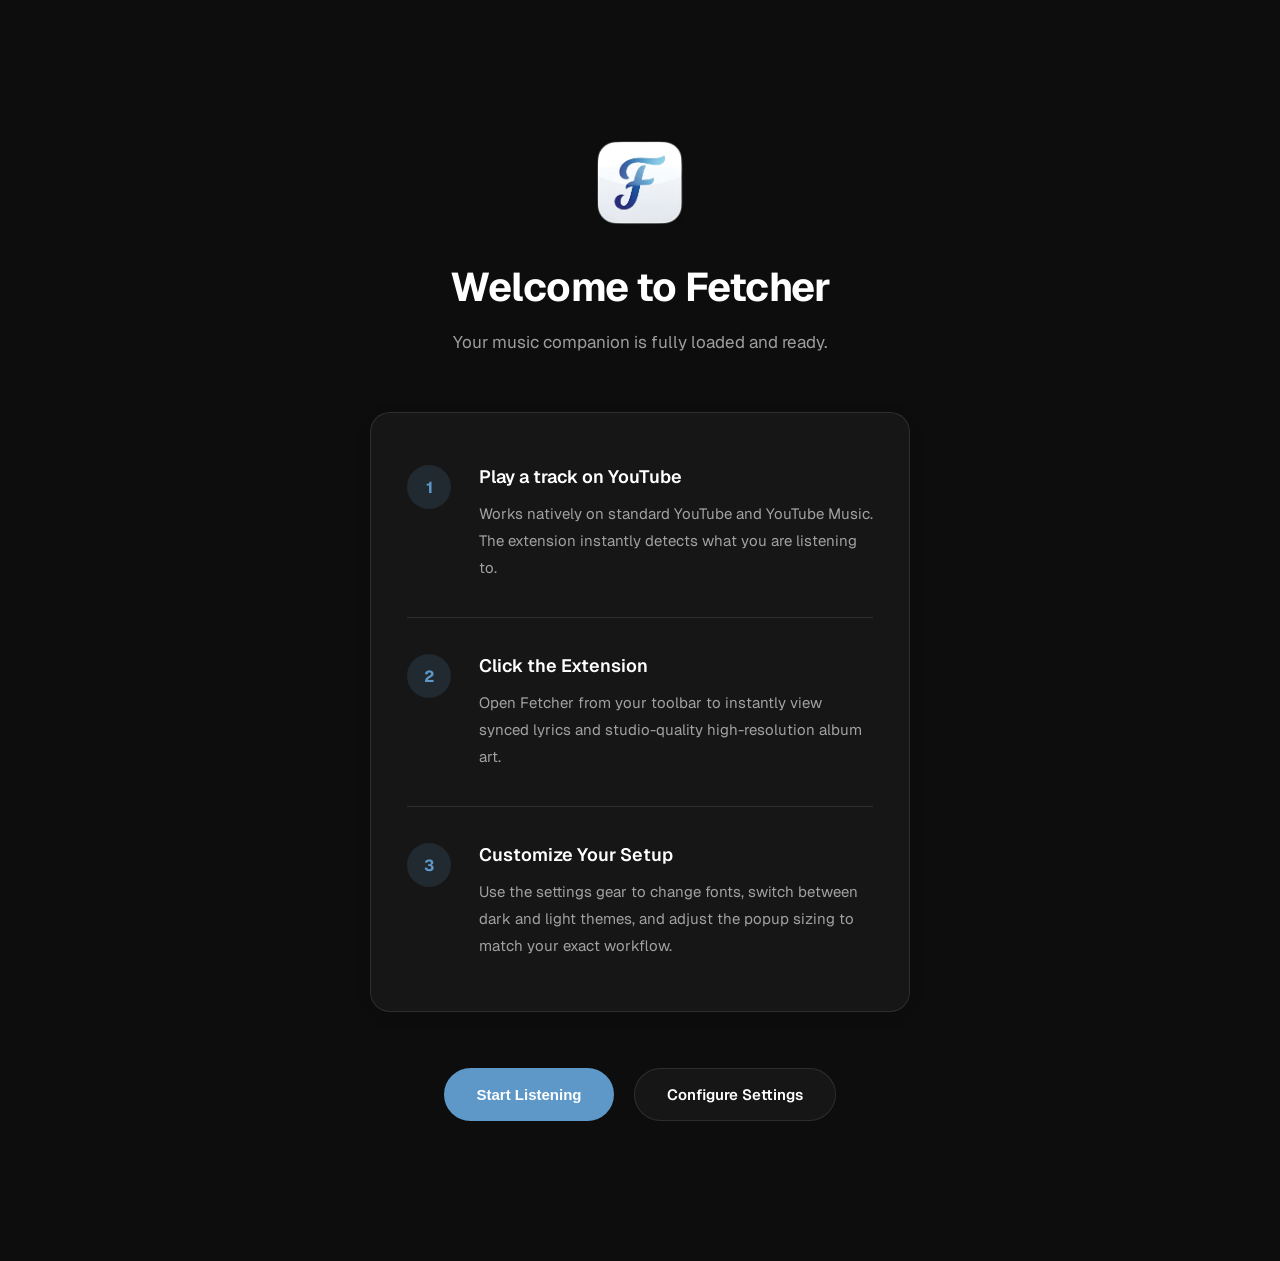
<file: welcome.html>
<!DOCTYPE html>
<html lang="en">
<head>
    <meta charset="UTF-8">
    <title>Welcome to Lyrics by Fetcher</title>
    <link rel="stylesheet" href="options.css">
    <style>
        .page-wrapper { min-height: 100vh; display: flex; align-items: center; justify-content: center; padding: 80px 0; }
        .welcome-container { text-align: center; width: 100%; max-width: 580px; padding: 0 20px; }
        .welcome-logo { width: 88px; height: auto; margin: 0 auto 36px; display: block; }
        .welcome-container h1 { margin-bottom: 16px; font-size: 40px; letter-spacing: -0.8px; font-weight: 700; }
        .welcome-container .subtitle { margin-bottom: 56px; font-size: 17px; color: var(--text-secondary); line-height: 1.6; }
        
        .card { padding: 16px 36px; border-radius: 20px; }
        .step { display: flex; align-items: flex-start; gap: 28px; padding: 36px 0; border-bottom: 1px solid var(--border); text-align: left; }
        .step:last-child { border-bottom: none; }
        .step-num { background: rgba(94,152,200,0.15); color: var(--accent); width: 44px; height: 44px; border-radius: 50%; display: flex; align-items: center; justify-content: center; font-weight: 700; flex-shrink: 0; font-size: 16px; }
        .step-text h3 { font-size: 18px; font-weight: 600; margin-bottom: 12px; }
        .step-text p { font-size: 15px; color: var(--text-secondary); line-height: 1.8; }
        
        .action-row { display: flex; justify-content: center; gap: 20px; margin-top: 56px; }
        .btn { padding: 16px 32px; border-radius: 30px; font-weight: 600; font-size: 15px; cursor: pointer; text-decoration: none; border: none; transition: transform 0.2s; }
        .btn:hover { transform: scale(1.05); }
        .btn-primary { background: var(--accent); color: #fff; }
        .btn-secondary { background: var(--card-bg); color: var(--text-primary); border: 1px solid var(--border); }
    </style>
</head>
<body>
    <div class="page-wrapper">
        <div class="welcome-container">
            <img src="src/icons/icon.png" alt="Fetcher Logo" class="welcome-logo">
            <h1>Welcome to Fetcher</h1>
            <p class="subtitle">Your music companion is fully loaded and ready.</p>
            
            <div class="card">
                <div class="step">
                    <div class="step-num">1</div>
                    <div class="step-text">
                        <h3>Play a track on YouTube</h3>
                        <p>Works natively on standard YouTube and YouTube Music. The extension instantly detects what you are listening to.</p>
                    </div>
                </div>
                <div class="step">
                    <div class="step-num">2</div>
                    <div class="step-text">
                        <h3>Click the Extension</h3>
                        <p>Open Fetcher from your toolbar to instantly view synced lyrics and studio-quality high-resolution album art.</p>
                    </div>
                </div>
                <div class="step">
                    <div class="step-num">3</div>
                    <div class="step-text">
                        <h3>Customize Your Setup</h3>
                        <p>Use the settings gear to change fonts, switch between dark and light themes, and adjust the popup sizing to match your exact workflow.</p>
                    </div>
                </div>
            </div>

            <div class="action-row">
                <button class="btn btn-primary" id="close-welcome-btn">Start Listening</button>
                <a href="options.html" class="btn btn-secondary">Configure Settings</a>
            </div>
        </div>
    </div>
    <script src="welcome.js"></script>
</body>
</html>
</file>
<file: options.css>
@import url('https://fonts.googleapis.com/css2?family=Geist:wght@400;500;600;700&family=Inter:wght@400;500;600;700&family=DM+Sans:wght@400;500;600;700&family=Space+Grotesk:wght@400;500;600;700&family=DM+Serif+Text:ital@0;1&display=swap');

:root {
    color-scheme: dark light;
    --bg-color: #0d0d0d;
    --card-bg: rgba(255, 255, 255, 0.04);
    --text-primary: #ffffff;
    --text-secondary: rgba(255, 255, 255, 0.6);
    --accent: #5e98c8;
    --accent-dark: #1d569f;
    --border: rgba(255, 255, 255, 0.1);
    --input-bg: rgba(255, 255, 255, 0.08);
    --font-family: 'Geist', sans-serif;
}

body[data-theme="light"] {
    --bg-color: #f5f5f7;
    --card-bg: #ffffff;
    --text-primary: #1d1d1f;
    --text-secondary: rgba(0, 0, 0, 0.55);
    --border: rgba(0, 0, 0, 0.1);
    --input-bg: rgba(0, 0, 0, 0.05);
}

body[data-theme="midnight"] {
    --bg-color: #050816;
    --card-bg: rgba(10, 20, 40, 0.95);
    --text-primary: #e5ecff;
    --text-secondary: rgba(214, 226, 255, 0.7);
    --accent: #7aa2ff;
    --accent-dark: #3b5fff;
    --border: rgba(122, 162, 255, 0.35);
    --input-bg: rgba(10, 20, 40, 0.9);
}

body[data-theme="ocean"] {
    --bg-color: #021b2d;
    --card-bg: rgba(3, 33, 54, 0.96);
    --text-primary: #e9f5ff;
    --text-secondary: rgba(219, 237, 255, 0.7);
    --accent: #3ecf8e;
    --accent-dark: #25a76c;
    --border: rgba(62, 207, 142, 0.4);
    --input-bg: rgba(2, 27, 45, 0.9);
}

/* Slate: neutral professional blue-gray */
body[data-theme="slate"] {
    --bg-color: #0f172a;
    --card-bg: rgba(15, 23, 42, 0.98);
    --text-primary: #e5e7eb;
    --text-secondary: rgba(209, 213, 219, 0.72);
    --accent: #38bdf8;
    --accent-dark: #0284c7;
    --border: rgba(148, 163, 184, 0.5);
    --input-bg: rgba(15, 23, 42, 0.9);
}

/* Sandstone: warm but muted, still office-safe */
body[data-theme="sandstone"] {
    --bg-color: #111827;
    --card-bg: rgba(24, 31, 44, 0.98);
    --text-primary: #f9fafb;
    --text-secondary: rgba(229, 231, 235, 0.7);
    --accent: #f97316;
    --accent-dark: #ea580c;
    --border: rgba(248, 180, 96, 0.45);
    --input-bg: rgba(17, 24, 39, 0.9);
}

/* Forest: deep green with teal highlights */
body[data-theme="forest"] {
    --bg-color: #021712;
    --card-bg: rgba(6, 32, 25, 0.97);
    --text-primary: #e6fff5;
    --text-secondary: rgba(209, 250, 229, 0.72);
    --accent: #34d399;
    --accent-dark: #059669;
    --border: rgba(52, 211, 153, 0.45);
    --input-bg: rgba(4, 24, 19, 0.9);
}

/* Rose: muted rose/pink, still professional */
body[data-theme="rose"] {
    --bg-color: #120814;
    --card-bg: rgba(32, 13, 38, 0.97);
    --text-primary: #fee2e2;
    --text-secondary: rgba(254, 226, 226, 0.75);
    --accent: #fb7185;
    --accent-dark: #e11d48;
    --border: rgba(248, 113, 133, 0.5);
    --input-bg: rgba(24, 10, 29, 0.9);
}

* { box-sizing: border-box; margin: 0; padding: 0; }

body {
    background-color: var(--bg-color); color: var(--text-primary);
    font-family: var(--font-family); display: flex; justify-content: center;
    min-height: 100vh; padding: 60px 20px; transition: background-color 0.3s, color 0.3s;
}

.container { width: 100%; max-width: 600px; }

.header { margin-bottom: 40px; }
h1 { font-size: 32px; font-weight: 700; letter-spacing: -0.5px; margin-bottom: 8px; }
.subtitle { font-size: 16px; color: var(--text-secondary); }

.settings-group { margin-bottom: 32px; }
.settings-group h2 { font-size: 12px; font-weight: 600; text-transform: uppercase; letter-spacing: 1px; color: var(--text-secondary); margin-bottom: 12px; margin-left: 16px; }

.card {
    background: var(--card-bg); border: 1px solid var(--border);
    border-radius: 16px; padding: 0 24px; box-shadow: 0 4px 20px rgba(0,0,0,0.05);
}

.setting-row { display: flex; justify-content: space-between; align-items: center; padding: 20px 0; }
.setting-divider { height: 1px; background: var(--border); }
.setting-info h3 { font-size: 15px; font-weight: 600; margin-bottom: 4px; }
.setting-info p { font-size: 13px; color: var(--text-secondary); }

.custom-theme-row {
    align-items: flex-start;
}

.custom-theme-controls {
    display: grid;
    grid-template-columns: repeat(2, minmax(0, 1fr));
    gap: 10px;
    max-width: 220px;
}

.custom-color {
    display: flex;
    flex-direction: column;
    gap: 4px;
    font-size: 12px;
    color: var(--text-secondary);
}

.pickr-host {
    width: 100%;
    display: flex;
    align-items: center;
    justify-content: flex-end;
}

.pickr {
    box-shadow: none;
}

.pickr .pcr-button {
    width: 32px;
    height: 24px;
    border-radius: 999px;
    border: 1px solid var(--border);
    background: var(--input-bg);
    box-shadow: 0 0 0 1px rgba(0,0,0,0.2);
    transition: transform 0.15s ease, box-shadow 0.15s ease, border-color 0.15s ease;
}

.pickr .pcr-button::before,
.pickr .pcr-button::after {
    border-radius: 999px;
}

.pickr .pcr-button:hover {
    transform: translateY(-1px);
    box-shadow: 0 4px 10px rgba(0,0,0,0.35);
    border-color: var(--accent);
}

.pickr .pcr-button:focus-visible {
    outline: 2px solid var(--accent);
    outline-offset: 2px;
}

#custom-theme-row {
    display: none;
}

.custom-select { position: relative; width: 150px; font-size: 14px; font-weight: 500; }
.select-selected {
    background-color: var(--input-bg); border: 1px solid var(--border);
    color: var(--text-primary); padding: 10px 36px 10px 16px; border-radius: 8px;
    cursor: pointer; user-select: none; transition: border-color 0.2s;
}
.select-selected:after {
    content: ""; position: absolute; top: 18px; right: 14px;
    border: 5px solid transparent; border-color: var(--text-secondary) transparent transparent transparent;
}
.select-selected.select-arrow-active:after { top: 11px; border-color: transparent transparent var(--text-secondary) transparent; }
.select-items {
    position: absolute; background-color: var(--card-bg); border: 1px solid var(--border);
    top: calc(100% + 4px); left: 0; right: 0; z-index: 99; border-radius: 8px;
    overflow: hidden; box-shadow: 0 10px 30px rgba(0,0,0,0.2); backdrop-filter: blur(20px);
}
.select-items div {
    color: var(--text-primary); padding: 10px 16px; cursor: pointer; user-select: none;
    transition: background 0.2s, color 0.2s;
}
.select-items div:hover, .same-as-selected { background-color: var(--accent); color: #fff !important; }
.select-hide { display: none; }

.switch { position: relative; display: inline-block; width: 48px; height: 26px; }
.switch input { opacity: 0; width: 0; height: 0; }
.slider { position: absolute; cursor: pointer; top: 0; left: 0; right: 0; bottom: 0; background-color: var(--input-bg); transition: .3s; border-radius: 34px; border: 1px solid var(--border); }
.slider:before { position: absolute; content: ""; height: 18px; width: 18px; left: 3px; bottom: 3px; background-color: white; transition: .3s cubic-bezier(0.175, 0.885, 0.32, 1.275); border-radius: 50%; box-shadow: 0 2px 5px rgba(0,0,0,0.2); }
input:checked + .slider { background-color: var(--accent); border-color: var(--accent); }
input:checked + .slider:before { transform: translateX(22px); }

.footer-actions { display: flex; flex-direction: column; align-items: center; gap: 20px; margin-top: 40px; padding-bottom: 40px; }
#save-status { font-size: 13px; color: var(--accent); opacity: 0; transition: opacity 0.3s; font-weight: 500; }
#save-status.show { opacity: 1; }

.footer-buttons { display: flex; gap: 12px; flex-wrap: wrap; justify-content: center; }

.review-btn, .support-btn {
    display: flex; align-items: center; gap: 10px;
    background: var(--accent); color: #fff; border: none;
    padding: 14px 28px; border-radius: 24px; font-weight: 700; font-size: 14px;
    cursor: pointer; transition: transform 0.2s; text-decoration: none;
}
.review-btn:hover, .support-btn:hover { background: var(--accent-dark); transform: scale(1.05); }
.review-btn:active, .support-btn:active { transform: scale(0.95); }
</file>
<file: src/vendor/pickr-nano.min.css>
/*! Pickr 1.9.1 MIT | https://github.com/Simonwep/pickr */
.pickr{position:relative;overflow:visible;transform:translateY(0)}.pickr *{box-sizing:border-box;outline:none;border:none;-webkit-appearance:none}.pickr .pcr-button{position:relative;height:2em;width:2em;padding:.5em;cursor:pointer;font-family:-apple-system,BlinkMacSystemFont,"Segoe UI","Roboto","Helvetica Neue",Arial,sans-serif;border-radius:.15em;background:url("data:image/svg+xml;utf8, <svg xmlns=\"http://www.w3.org/2000/svg\" viewBox=\"0 0 50 50\" stroke=\"%2342445A\" stroke-width=\"5px\" stroke-linecap=\"round\"><path d=\"M45,45L5,5\"></path><path d=\"M45,5L5,45\"></path></svg>") no-repeat center;background-size:0;transition:all .3s}.pickr .pcr-button::before{position:absolute;content:"";top:0;left:0;width:100%;height:100%;background:url("data:image/svg+xml;utf8, <svg xmlns=\"http://www.w3.org/2000/svg\" viewBox=\"0 0 2 2\"><path fill=\"white\" d=\"M1,0H2V1H1V0ZM0,1H1V2H0V1Z\"/><path fill=\"gray\" d=\"M0,0H1V1H0V0ZM1,1H2V2H1V1Z\"/></svg>");background-size:.5em;border-radius:.15em;z-index:-1}.pickr .pcr-button::before{z-index:initial}.pickr .pcr-button::after{position:absolute;content:"";top:0;left:0;height:100%;width:100%;transition:background .3s;background:var(--pcr-color);border-radius:.15em}.pickr .pcr-button.clear{background-size:70%}.pickr .pcr-button.clear::before{opacity:0}.pickr .pcr-button.clear:focus{box-shadow:0 0 0 1px rgba(255,255,255,.85),0 0 0 3px var(--pcr-color)}.pickr .pcr-button.disabled{cursor:not-allowed}.pickr *,.pcr-app *{box-sizing:border-box;outline:none;border:none;-webkit-appearance:none}.pickr input:focus,.pickr input.pcr-active,.pickr button:focus,.pickr button.pcr-active,.pcr-app input:focus,.pcr-app input.pcr-active,.pcr-app button:focus,.pcr-app button.pcr-active{box-shadow:0 0 0 1px rgba(255,255,255,.85),0 0 0 3px var(--pcr-color)}.pickr .pcr-palette,.pickr .pcr-slider,.pcr-app .pcr-palette,.pcr-app .pcr-slider{transition:box-shadow .3s}.pickr .pcr-palette:focus,.pickr .pcr-slider:focus,.pcr-app .pcr-palette:focus,.pcr-app .pcr-slider:focus{box-shadow:0 0 0 1px rgba(255,255,255,.85),0 0 0 3px rgba(0,0,0,.25)}.pcr-app{position:fixed;display:flex;flex-direction:column;z-index:10000;border-radius:.1em;background:#fff;opacity:0;visibility:hidden;transition:opacity .3s,visibility 0s .3s;font-family:-apple-system,BlinkMacSystemFont,"Segoe UI","Roboto","Helvetica Neue",Arial,sans-serif;box-shadow:0 .15em 1.5em 0 rgba(0,0,0,.1),0 0 1em 0 rgba(0,0,0,.03);left:0;top:0}.pcr-app.visible{transition:opacity .3s;visibility:visible;opacity:1}.pcr-app .pcr-swatches{display:flex;flex-wrap:wrap;margin-top:.75em}.pcr-app .pcr-swatches.pcr-last{margin:0}@supports(display: grid){.pcr-app .pcr-swatches{display:grid;align-items:center;grid-template-columns:repeat(auto-fit, 1.75em)}}.pcr-app .pcr-swatches>button{font-size:1em;position:relative;width:calc(1.75em - 5px);height:calc(1.75em - 5px);border-radius:.15em;cursor:pointer;margin:2.5px;flex-shrink:0;justify-self:center;transition:all .15s;overflow:hidden;background:rgba(0,0,0,0);z-index:1}.pcr-app .pcr-swatches>button::before{position:absolute;content:"";top:0;left:0;width:100%;height:100%;background:url("data:image/svg+xml;utf8, <svg xmlns=\"http://www.w3.org/2000/svg\" viewBox=\"0 0 2 2\"><path fill=\"white\" d=\"M1,0H2V1H1V0ZM0,1H1V2H0V1Z\"/><path fill=\"gray\" d=\"M0,0H1V1H0V0ZM1,1H2V2H1V1Z\"/></svg>");background-size:6px;border-radius:.15em;z-index:-1}.pcr-app .pcr-swatches>button::after{content:"";position:absolute;top:0;left:0;width:100%;height:100%;background:var(--pcr-color);border:1px solid rgba(0,0,0,.05);border-radius:.15em;box-sizing:border-box}.pcr-app .pcr-swatches>button:hover{filter:brightness(1.05)}.pcr-app .pcr-swatches>button:not(.pcr-active){box-shadow:none}.pcr-app .pcr-interaction{display:flex;flex-wrap:wrap;align-items:center;margin:0 -0.2em 0 -0.2em}.pcr-app .pcr-interaction>*{margin:0 .2em}.pcr-app .pcr-interaction input{letter-spacing:.07em;font-size:.75em;text-align:center;cursor:pointer;color:#75797e;background:#f1f3f4;border-radius:.15em;transition:all .15s;padding:.45em .5em;margin-top:.75em}.pcr-app .pcr-interaction input:hover{filter:brightness(0.975)}.pcr-app .pcr-interaction input:focus{box-shadow:0 0 0 1px rgba(255,255,255,.85),0 0 0 3px rgba(66,133,244,.75)}.pcr-app .pcr-interaction .pcr-result{color:#75797e;text-align:left;flex:1 1 8em;min-width:8em;transition:all .2s;border-radius:.15em;background:#f1f3f4;cursor:text}.pcr-app .pcr-interaction .pcr-result::-moz-selection{background:#4285f4;color:#fff}.pcr-app .pcr-interaction .pcr-result::selection{background:#4285f4;color:#fff}.pcr-app .pcr-interaction .pcr-type.active{color:#fff;background:#4285f4}.pcr-app .pcr-interaction .pcr-save,.pcr-app .pcr-interaction .pcr-cancel,.pcr-app .pcr-interaction .pcr-clear{color:#fff;width:auto}.pcr-app .pcr-interaction .pcr-save,.pcr-app .pcr-interaction .pcr-cancel,.pcr-app .pcr-interaction .pcr-clear{color:#fff}.pcr-app .pcr-interaction .pcr-save:hover,.pcr-app .pcr-interaction .pcr-cancel:hover,.pcr-app .pcr-interaction .pcr-clear:hover{filter:brightness(0.925)}.pcr-app .pcr-interaction .pcr-save{background:#4285f4}.pcr-app .pcr-interaction .pcr-clear,.pcr-app .pcr-interaction .pcr-cancel{background:#f44250}.pcr-app .pcr-interaction .pcr-clear:focus,.pcr-app .pcr-interaction .pcr-cancel:focus{box-shadow:0 0 0 1px rgba(255,255,255,.85),0 0 0 3px rgba(244,66,80,.75)}.pcr-app .pcr-selection .pcr-picker{position:absolute;height:18px;width:18px;border:2px solid #fff;border-radius:100%;-webkit-user-select:none;-moz-user-select:none;user-select:none}.pcr-app .pcr-selection .pcr-color-palette,.pcr-app .pcr-selection .pcr-color-chooser,.pcr-app .pcr-selection .pcr-color-opacity{position:relative;-webkit-user-select:none;-moz-user-select:none;user-select:none;display:flex;flex-direction:column;cursor:grab;cursor:-webkit-grab}.pcr-app .pcr-selection .pcr-color-palette:active,.pcr-app .pcr-selection .pcr-color-chooser:active,.pcr-app .pcr-selection .pcr-color-opacity:active{cursor:grabbing;cursor:-webkit-grabbing}.pcr-app[data-theme=nano]{width:14.25em;max-width:95vw}.pcr-app[data-theme=nano] .pcr-swatches{margin-top:.6em;padding:0 .6em}.pcr-app[data-theme=nano] .pcr-interaction{padding:0 .6em .6em .6em}.pcr-app[data-theme=nano] .pcr-selection{display:grid;grid-gap:.6em;grid-template-columns:1fr 4fr;grid-template-rows:5fr auto auto;align-items:center;height:10.5em;width:100%;align-self:flex-start}.pcr-app[data-theme=nano] .pcr-selection .pcr-color-preview{grid-area:2/1/4/1;height:100%;width:100%;display:flex;flex-direction:row;justify-content:center;margin-left:.6em}.pcr-app[data-theme=nano] .pcr-selection .pcr-color-preview .pcr-last-color{display:none}.pcr-app[data-theme=nano] .pcr-selection .pcr-color-preview .pcr-current-color{position:relative;background:var(--pcr-color);width:2em;height:2em;border-radius:50em;overflow:hidden}.pcr-app[data-theme=nano] .pcr-selection .pcr-color-preview .pcr-current-color::before{position:absolute;content:"";top:0;left:0;width:100%;height:100%;background:url("data:image/svg+xml;utf8, <svg xmlns=\"http://www.w3.org/2000/svg\" viewBox=\"0 0 2 2\"><path fill=\"white\" d=\"M1,0H2V1H1V0ZM0,1H1V2H0V1Z\"/><path fill=\"gray\" d=\"M0,0H1V1H0V0ZM1,1H2V2H1V1Z\"/></svg>");background-size:.5em;border-radius:.15em;z-index:-1}.pcr-app[data-theme=nano] .pcr-selection .pcr-color-palette{grid-area:1/1/2/3;width:100%;height:100%;z-index:1}.pcr-app[data-theme=nano] .pcr-selection .pcr-color-palette .pcr-palette{border-radius:.15em;width:100%;height:100%}.pcr-app[data-theme=nano] .pcr-selection .pcr-color-palette .pcr-palette::before{position:absolute;content:"";top:0;left:0;width:100%;height:100%;background:url("data:image/svg+xml;utf8, <svg xmlns=\"http://www.w3.org/2000/svg\" viewBox=\"0 0 2 2\"><path fill=\"white\" d=\"M1,0H2V1H1V0ZM0,1H1V2H0V1Z\"/><path fill=\"gray\" d=\"M0,0H1V1H0V0ZM1,1H2V2H1V1Z\"/></svg>");background-size:.5em;border-radius:.15em;z-index:-1}.pcr-app[data-theme=nano] .pcr-selection .pcr-color-chooser{grid-area:2/2/2/2}.pcr-app[data-theme=nano] .pcr-selection .pcr-color-opacity{grid-area:3/2/3/2}.pcr-app[data-theme=nano] .pcr-selection .pcr-color-chooser,.pcr-app[data-theme=nano] .pcr-selection .pcr-color-opacity{height:.5em;margin:0 .6em}.pcr-app[data-theme=nano] .pcr-selection .pcr-color-chooser .pcr-picker,.pcr-app[data-theme=nano] .pcr-selection .pcr-color-opacity .pcr-picker{top:50%;transform:translateY(-50%)}.pcr-app[data-theme=nano] .pcr-selection .pcr-color-chooser .pcr-slider,.pcr-app[data-theme=nano] .pcr-selection .pcr-color-opacity .pcr-slider{flex-grow:1;border-radius:50em}.pcr-app[data-theme=nano] .pcr-selection .pcr-color-chooser .pcr-slider{background:linear-gradient(to right, hsl(0, 100%, 50%), hsl(60, 100%, 50%), hsl(120, 100%, 50%), hsl(180, 100%, 50%), hsl(240, 100%, 50%), hsl(300, 100%, 50%), hsl(0, 100%, 50%))}.pcr-app[data-theme=nano] .pcr-selection .pcr-color-opacity .pcr-slider{background:linear-gradient(to right, transparent, black),url("data:image/svg+xml;utf8, <svg xmlns=\"http://www.w3.org/2000/svg\" viewBox=\"0 0 2 2\"><path fill=\"white\" d=\"M1,0H2V1H1V0ZM0,1H1V2H0V1Z\"/><path fill=\"gray\" d=\"M0,0H1V1H0V0ZM1,1H2V2H1V1Z\"/></svg>");background-size:100%,.25em}
</file>
